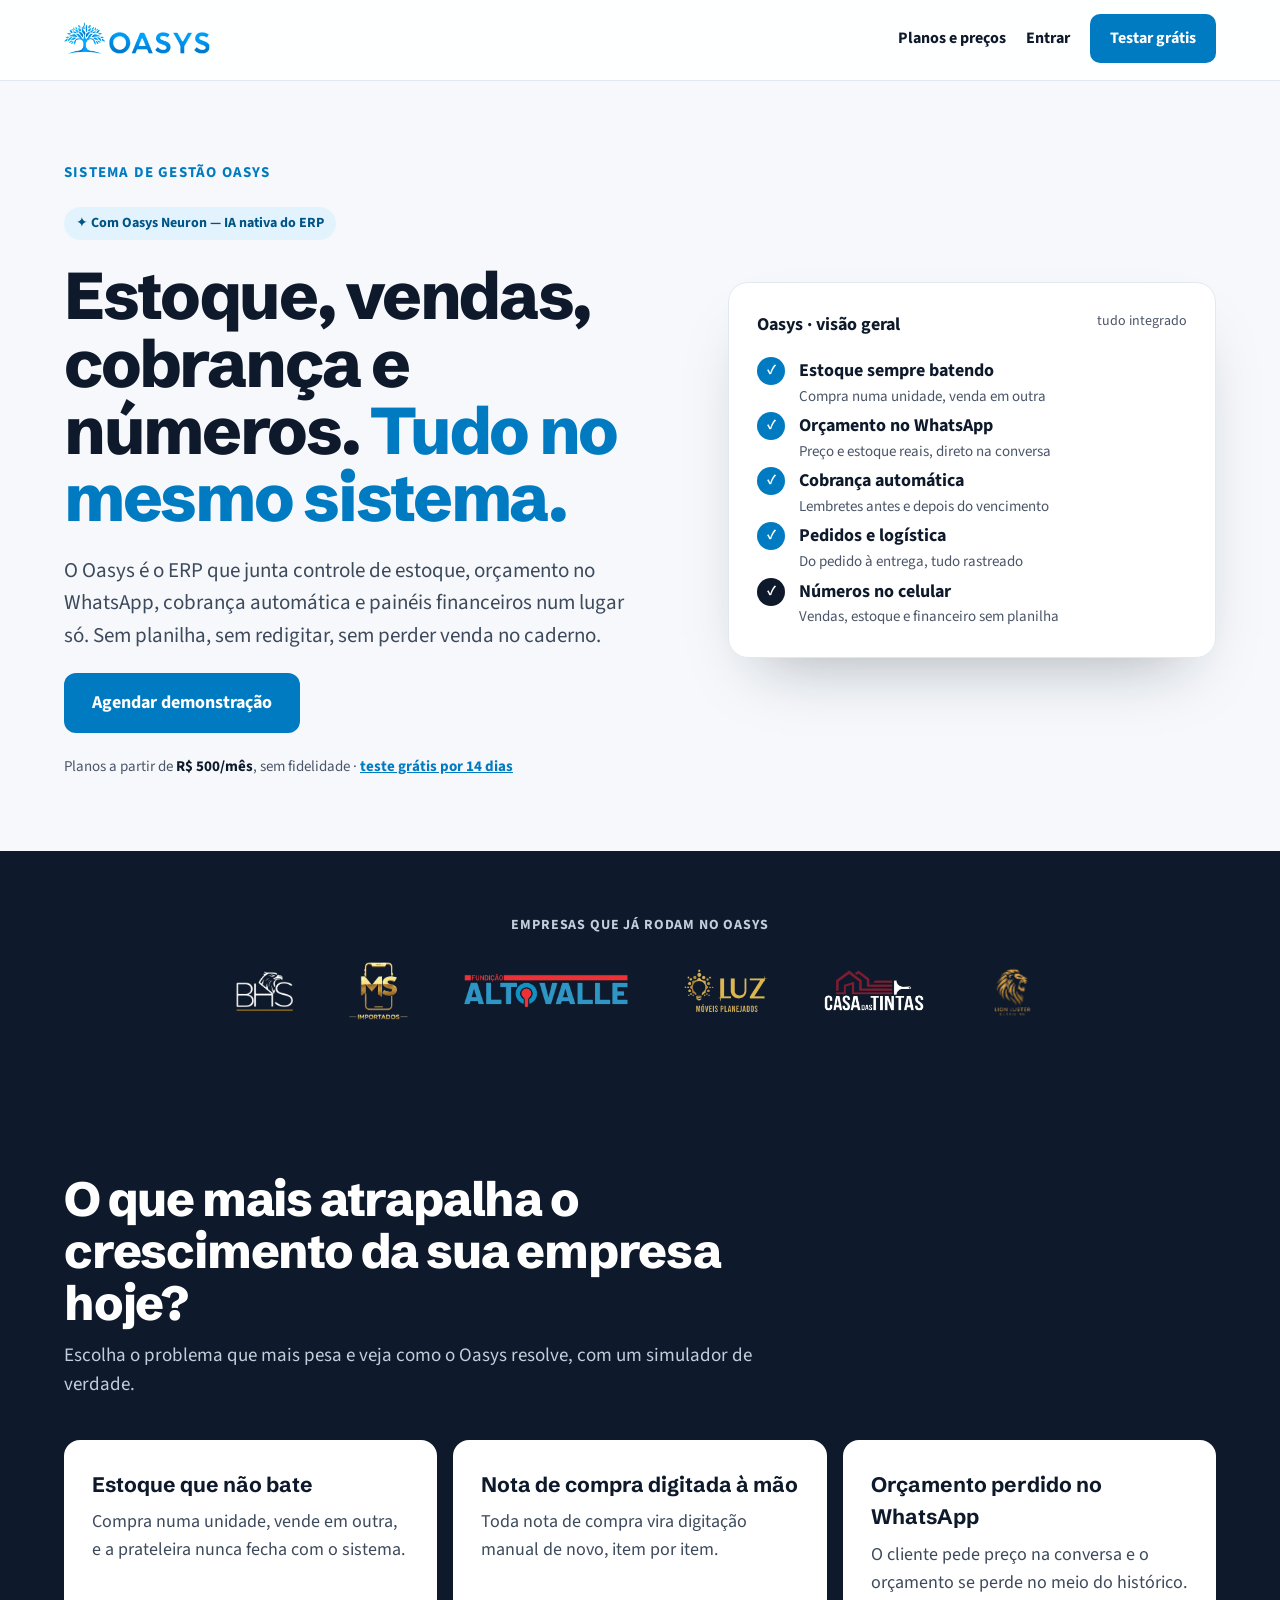
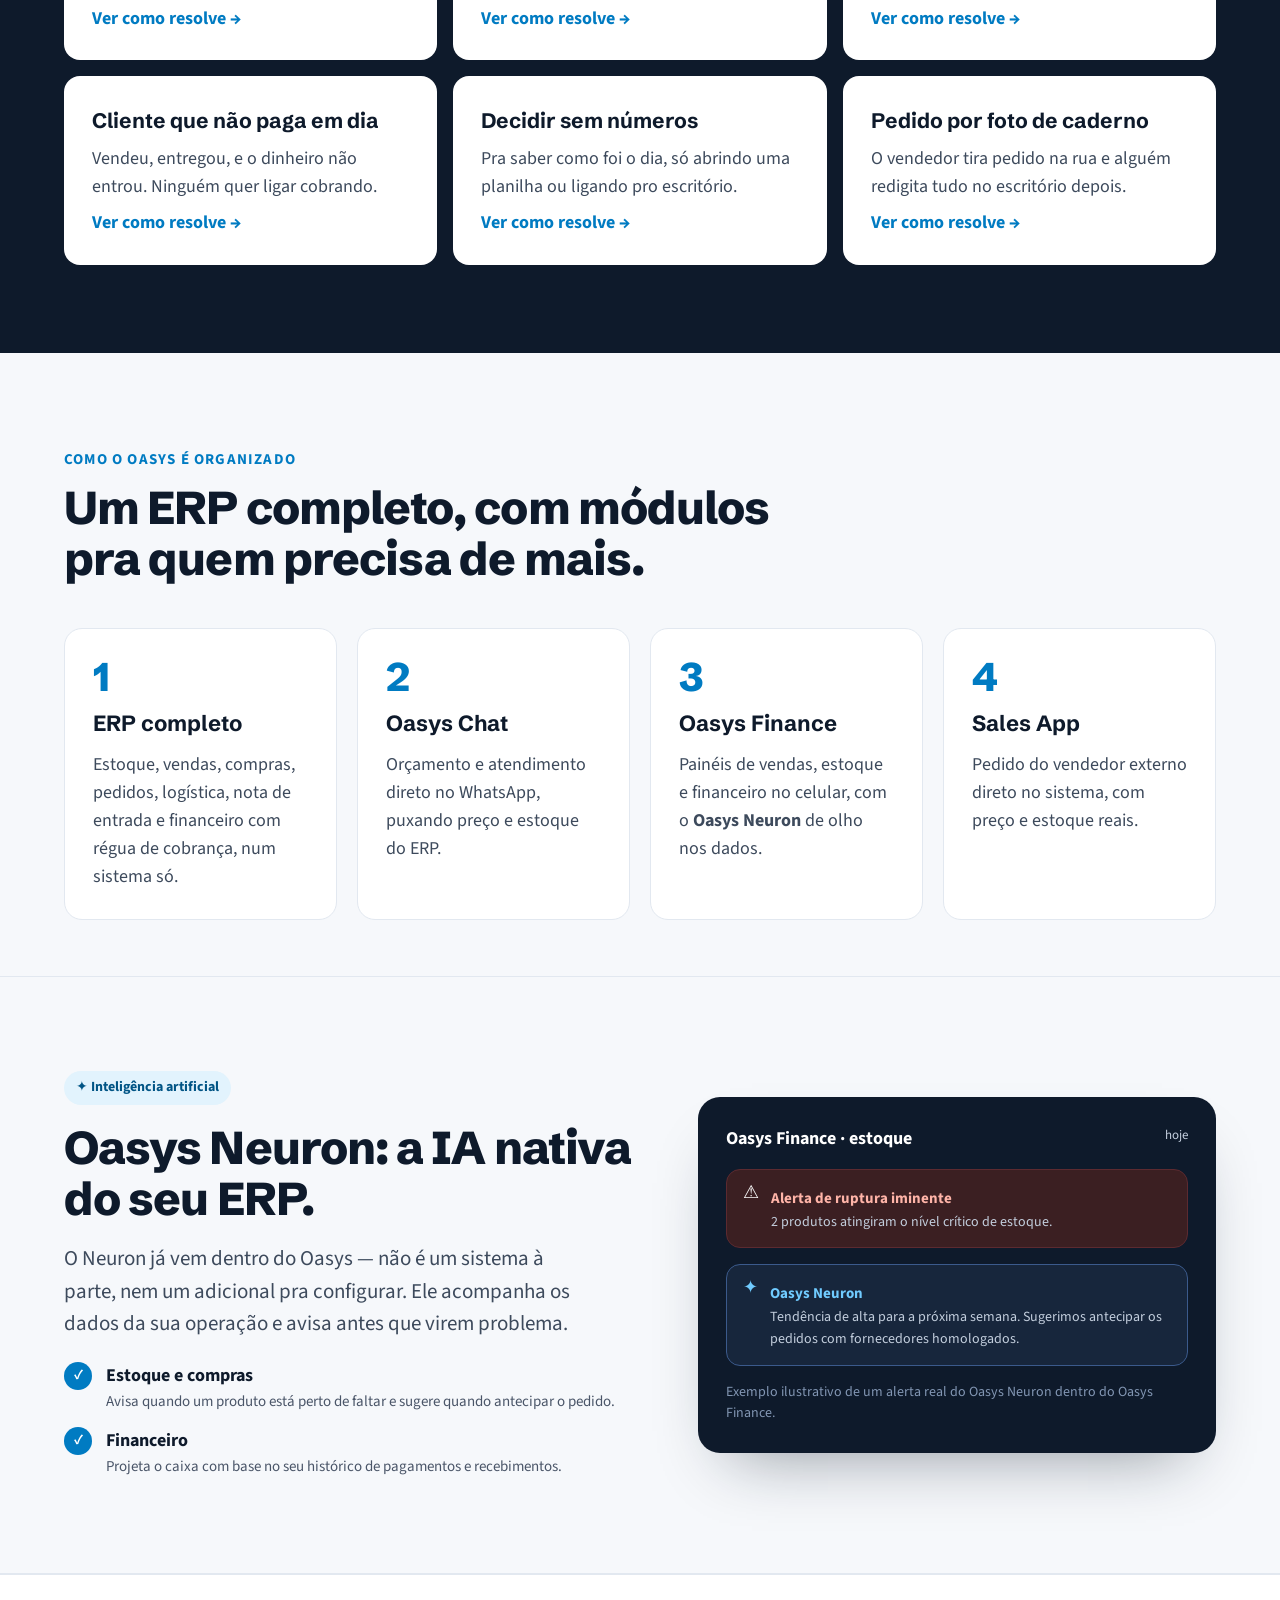
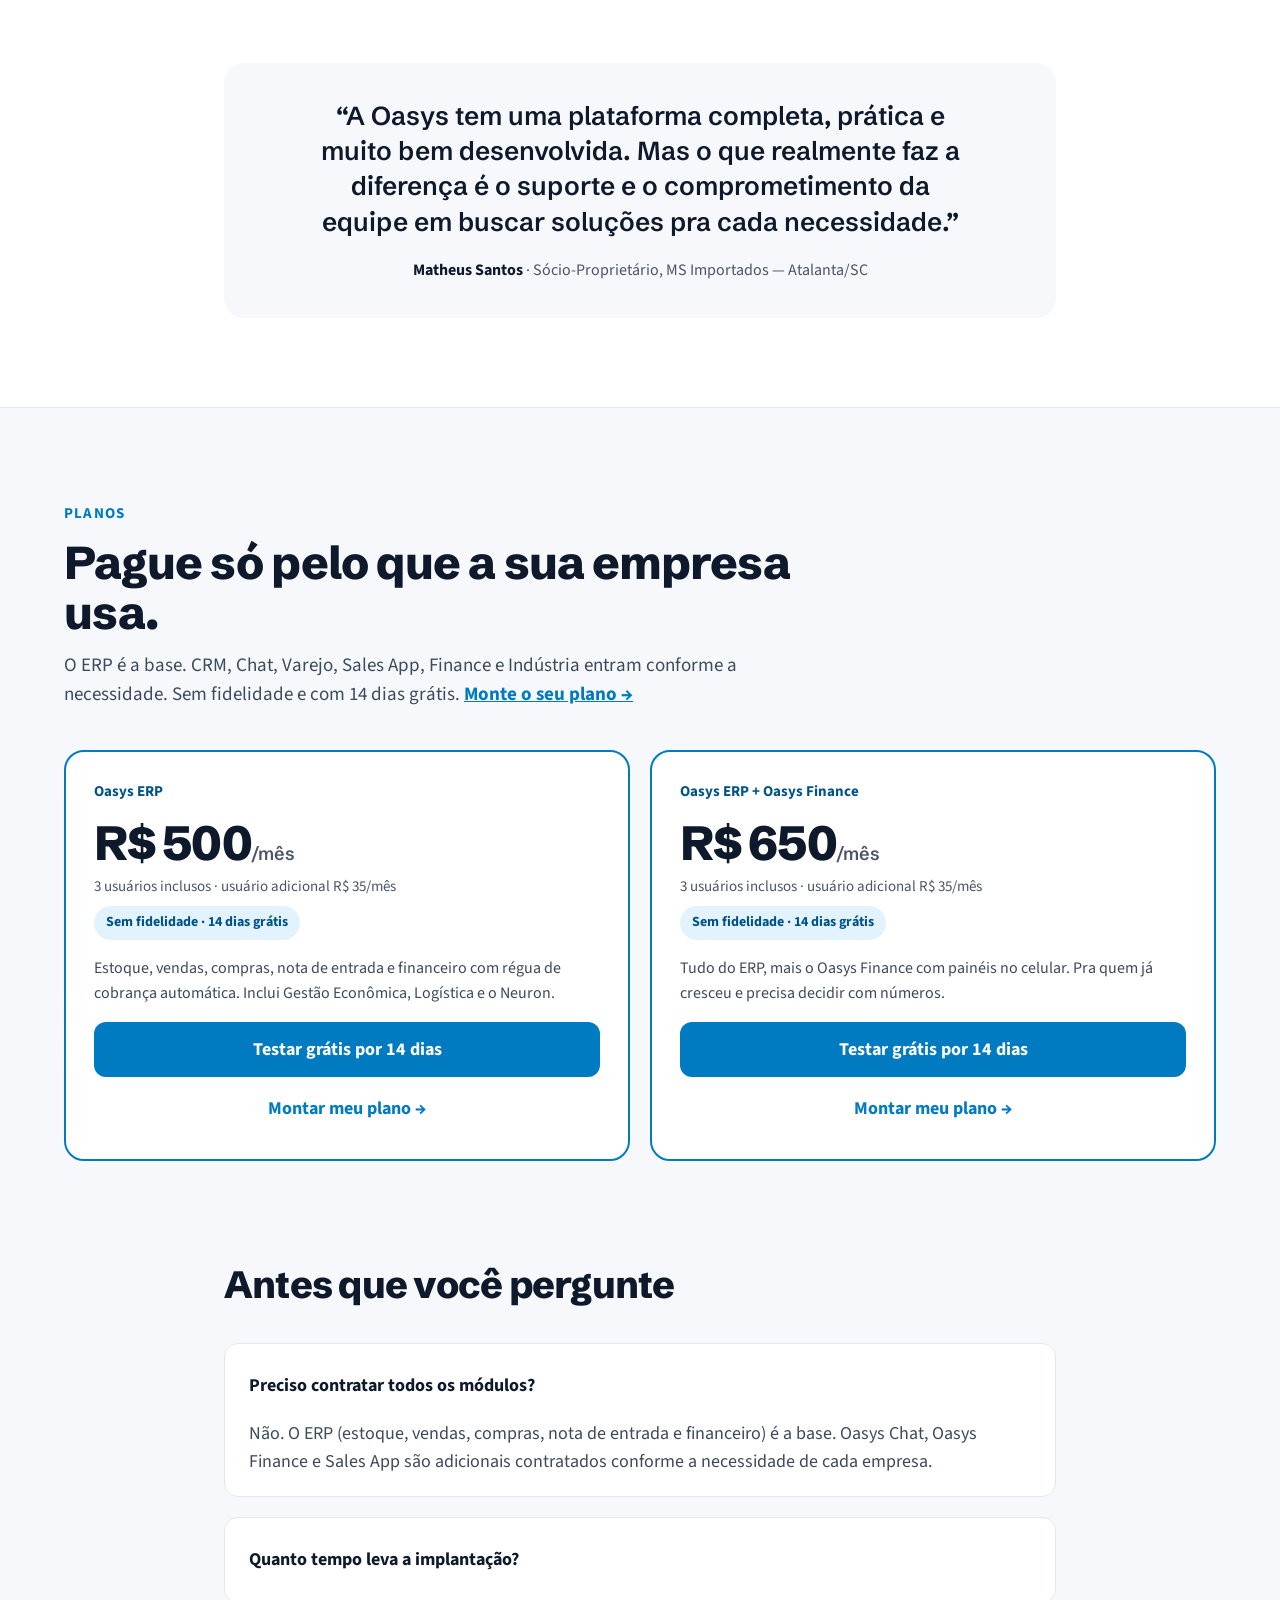
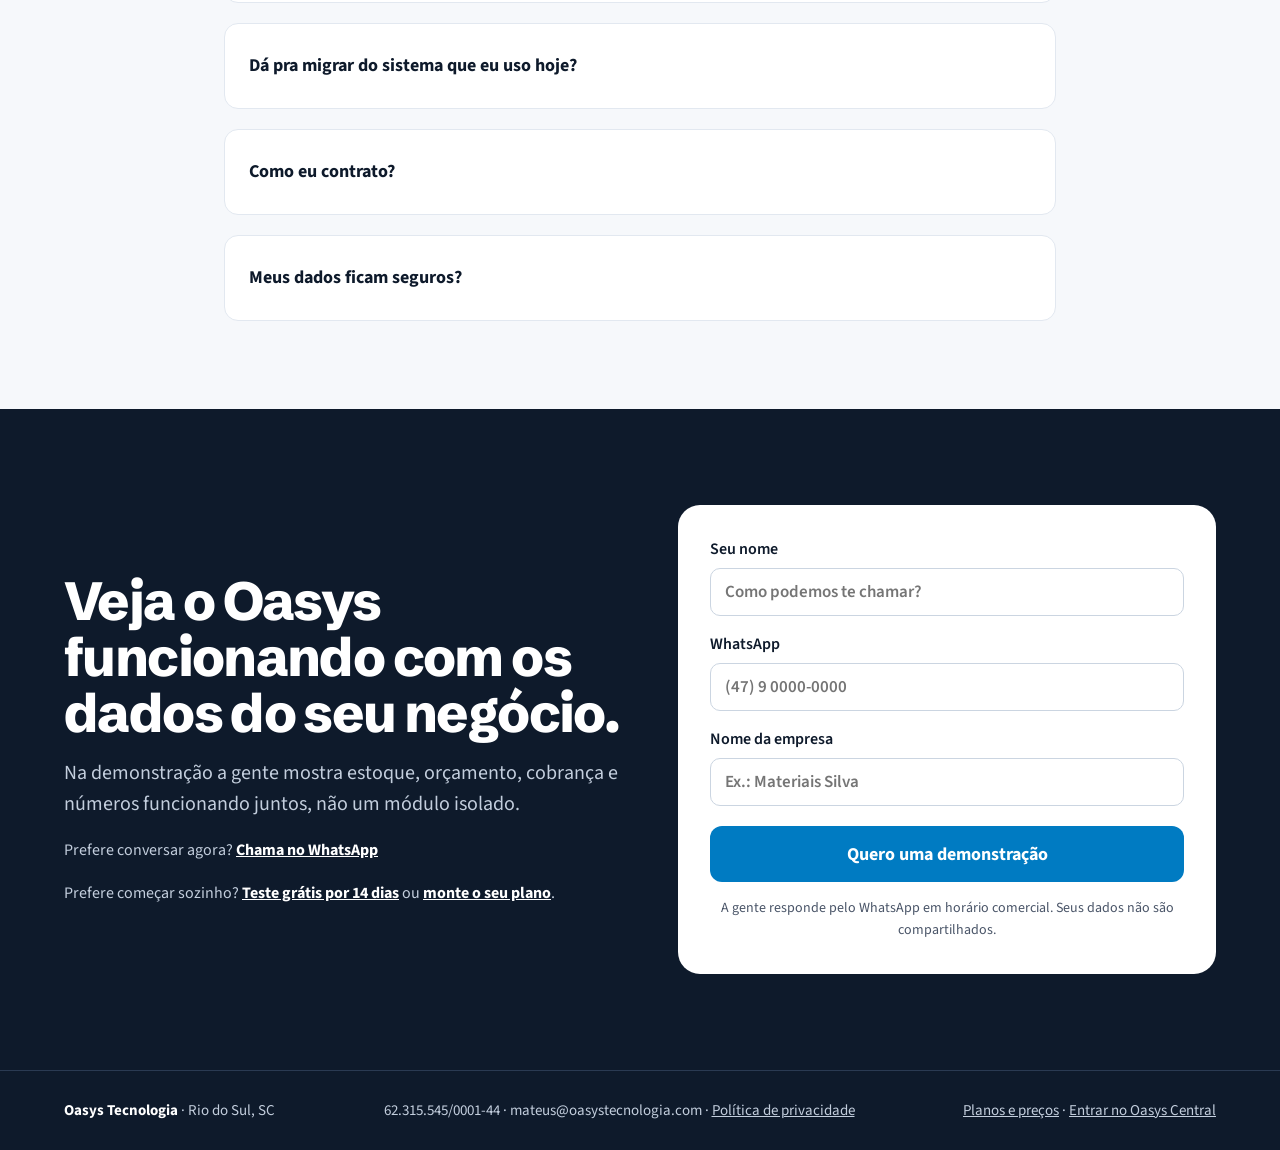
<file: index.html>
<!doctype html>
<html lang="pt-BR">
<head>
<meta charset="utf-8">
<meta name="viewport" content="width=device-width, initial-scale=1, viewport-fit=cover">
<title>Oasys — Sistema de gestão para estoque, vendas e cobrança</title>
<meta name="description" content="O Oasys junta estoque, orçamento no WhatsApp, cobrança automática e painéis financeiros num sistema só. Agende uma demonstração gratuita.">
<meta name="theme-color" content="#0E1A2B">
<link rel="canonical" href="https://www.oasystecnologia.com/">
<meta property="og:type" content="website">
<meta property="og:locale" content="pt_BR">
<meta property="og:title" content="Oasys — Sistema de gestão para estoque, vendas e cobrança">
<meta property="og:description" content="O Oasys junta estoque, orçamento no WhatsApp, cobrança automática e painéis financeiros num sistema só. Agende uma demonstração gratuita.">
<meta property="og:url" content="https://www.oasystecnologia.com/">
<meta property="og:image" content="https://www.oasystecnologia.com/assets/og-share.png">
<link rel="icon" href="assets/favicon.ico">
<link rel="preconnect" href="https://fonts.googleapis.com">
<link rel="preconnect" href="https://fonts.gstatic.com" crossorigin>
<link rel="stylesheet" href="https://fonts.googleapis.com/css2?family=Schibsted+Grotesk:wght@500;600;700;800&amp;family=Source+Sans+3:wght@400;500;600;700&amp;display=swap">
<link rel="stylesheet" href="assets/oasys.css">
<!-- GA4 (opcional): descomente e troque G-XXXXXXX
<script async src="https://www.googletagmanager.com/gtag/js?id=G-XXXXXXX"></script>
<script>window.dataLayer=window.dataLayer||[];function gtag(){dataLayer.push(arguments);}gtag('js',new Date());gtag('config','G-XXXXXXX');</script>
-->
<!-- PostHog -->
<script>
  !function (t, e) { var o, n, p, r; e.__SV || (window.posthog && window.posthog.__loaded) || (window.posthog = e, e._i = [], e.init = function (i, s, a) { function g(t, e) { var o = e.split("."); 2 == o.length && (t = t[o[0]], e = o[1]), t[e] = function () { t.push([e].concat(Array.prototype.slice.call(arguments, 0))) } } (p = t.createElement("script")).type = "text/javascript", p.crossOrigin = "anonymous", p.async = !0, p.src = s.api_host.replace(".i.posthog.com", "-assets.i.posthog.com") + "/static/array.js", (r = t.getElementsByTagName("script")[0]).parentNode.insertBefore(p, r); var u = e; for (void 0 !== a ? u = e[a] = [] : a = "posthog", u.people = u.people || [], u.toString = function (t) { var e = "posthog"; return "posthog" !== a && (e += "." + a), t || (e += " (stub)"), e }, u.people.toString = function () { return u.toString(1) + ".people (stub)" }, o = "ki Ci init qi Hi pr Bi zi Di capture calculateEventProperties Qi register register_once register_for_session unregister unregister_for_session Ki getFeatureFlag getFeatureFlagPayload getFeatureFlagResult getAllFeatureFlags isFeatureEnabled reloadFeatureFlags updateFlags updateEarlyAccessFeatureEnrollment getEarlyAccessFeatures on onFeatureFlags onSurveysLoaded onSessionId getSurveys getActiveMatchingSurveys renderSurvey displaySurvey cancelPendingSurvey canRenderSurvey canRenderSurveyAsync Xi identify setPersonProperties unsetPersonProperties group resetGroups setPersonPropertiesForFlags resetPersonPropertiesForFlags setGroupPropertiesForFlags resetGroupPropertiesForFlags reset shutdown setIdentity clearIdentity get_distinct_id getGroups get_session_id get_session_replay_url alias set_config startSessionRecording stopSessionRecording sessionRecordingStarted captureException addExceptionStep captureLog startExceptionAutocapture stopExceptionAutocapture loadToolbar get_property getSessionProperty Ji Gi createPersonProfile setInternalOrTestUser Yi Ai rn opt_in_capturing opt_out_capturing has_opted_in_capturing has_opted_out_capturing get_explicit_consent_status is_capturing clear_opt_in_out_capturing Vi debug mr it getPageViewId captureTraceFeedback captureTraceMetric Oi".split(" "), n = 0; n < o.length; n++)g(u, o[n]); e._i.push([i, s, a]) }, e.__SV = 1) }(document, window.posthog || []);
  posthog.init('phc_B3N4hWCfWyWPVcXBxZ46384oaUZPbq9iN46KVtyxZEhM', {
    api_host: 'https://us.i.posthog.com',
    defaults: '2026-05-30',
    person_profiles: 'identified_only', // or 'always' to create profiles for anonymous users as well
  })
</script>
  <!-- Meta Pixel Code -->
  <script>
    !function (f, b, e, v, n, t, s) {
      if (f.fbq) return; n = f.fbq = function () {
        n.callMethod ?
          n.callMethod.apply(n, arguments) : n.queue.push(arguments)
      };
      if (!f._fbq) f._fbq = n; n.push = n; n.loaded = !0; n.version = '2.0';
      n.queue = []; t = b.createElement(e); t.async = !0;
      t.src = v; s = b.getElementsByTagName(e)[0];
      s.parentNode.insertBefore(t, s)
    }(window, document, 'script',
      'https://connect.facebook.net/en_US/fbevents.js');
    fbq('init', '1042096091507834');
    fbq('track', 'PageView');
  </script>
  <noscript><img height="1" width="1" style="display:none"
      src="https://www.facebook.com/tr?id=1042096091507834&ev=PageView&noscript=1" /></noscript>
  <!-- End Meta Pixel Code -->
</head>
<body data-lp="home">
<div style="font-family: 'Source Sans 3', system-ui, sans-serif; color: #0E1A2B; background: #F6F8FB; font-size: 18px; line-height: 1.55; overflow-x: clip">

<header style="position: sticky; top: 0; z-index: 50; background: rgba(255,255,255,0.88); backdrop-filter: blur(12px); -webkit-backdrop-filter: blur(12px); border-bottom: 1px solid #E2E8F0">
<div style="max-width: 1200px; margin: 0 auto; padding: 14px 24px; display: flex; align-items: center; justify-content: space-between; gap: 16px">
<a href="/" aria-label="Oasys — página inicial" style="display: inline-flex; align-items: center; text-decoration: none"><img src="assets/logohorizontal.png" alt="Oasys" style="height: 32px; width: auto; display: block"></a>
<nav class="oz-nav" aria-label="Principal"><a class="oz-nav-sec" href="/planos/">Planos e preços</a><a href="https://app.oasystecnologia.com/central/conta" data-central-href="/central/conta">Entrar</a><a class="oz-nav-cta" href="/comecar/">Testar grátis</a></nav>
</div>
<div class="prog" aria-hidden="true" style="height: 3px; background: var(--azul); transform: scaleX(0); transform-origin: left"></div>
</header>
<main id="conteudo">


<!-- HERO -->
<section style="max-width: 1200px; margin: 0 auto; padding: clamp(48px, 6.3vw, 88px) 24px clamp(44px, 5.7vw, 80px); display: flex; flex-wrap: wrap; gap: 56px; align-items: center">
<div style="flex: 1 1 520px; min-width: 0; display: flex; flex-direction: column; gap: 22px">
<p class="load d1" style="margin: 0; font-weight: 700; font-size: 15px; letter-spacing: 0.08em; text-transform: uppercase; color: var(--azul)">Sistema de gestão Oasys</p>
<span class="load d1 oz-tag" style="align-self: flex-start">✦ Com Oasys Neuron — IA nativa do ERP</span>
<h1 class="load d2" style="margin: 0; font-family: 'Schibsted Grotesk', sans-serif; font-weight: 800; font-size: clamp(40px, 5.4vw, 66px); line-height: 1.02; letter-spacing: -0.035em">Estoque, vendas, cobrança e números. <span style="color: var(--azul)">Tudo no mesmo sistema.</span></h1>
<p class="load d3" style="margin: 0; font-size: clamp(18px, 2.2vw, 21px); color: #3D4A5C; max-width: 560px">O Oasys é o ERP que junta controle de estoque, orçamento no WhatsApp, cobrança automática e painéis financeiros num lugar só. Sem planilha, sem redigitar, sem perder venda no caderno.</p>
<div class="load d4" style="display: flex; flex-wrap: wrap; gap: 12px">
<a class="btn" href="#demo" style="background: var(--azul); color: #FFFFFF; text-decoration: none; font-weight: 700; padding: 16px 28px; border-radius: 12px; min-height: 52px; box-sizing: border-box; display: inline-flex; align-items: center">Agendar demonstração</a>
</div>
<p class="load d5" style="margin: 0; font-size: 15px; color: #4A5568">Planos a partir de <strong data-preco-de="erp" style="color: #0E1A2B">R$ 500/mês</strong>, sem fidelidade · <a href="/comecar/" style="font-weight: 700">teste grátis por 14 dias</a></p>
</div>
<div class="par" style="flex: 1 1 400px; min-width: 0">
<div class="load d3" style="background: #FFFFFF; border: 1px solid #E2E8F0; border-radius: 20px; padding: 28px; display: flex; flex-direction: column; gap: 4px; box-shadow: 0 32px 64px -32px rgba(14,26,43,0.35)">
<div style="display: flex; justify-content: space-between; gap: 12px; margin-bottom: 14px"><span style="font-weight: 700">Oasys · visão geral</span><span style="font-size: 14px; color: #4A5568">tudo integrado</span></div>
<div class="load d4" style="display: flex; gap: 14px; align-items: flex-start"><span style="width: 28px; height: 28px; border-radius: 50%; background: var(--azul); color: #FFF; display: flex; align-items: center; justify-content: center; font-size: 14px; font-weight: 700; flex: none">✓</span><div><strong>Estoque sempre batendo</strong><div style="font-size: 15px; color: #4A5568">Compra numa unidade, venda em outra</div></div></div>
<div class="load d5" style="display: flex; gap: 14px; align-items: flex-start"><span style="width: 28px; height: 28px; border-radius: 50%; background: var(--azul); color: #FFF; display: flex; align-items: center; justify-content: center; font-size: 14px; font-weight: 700; flex: none">✓</span><div><strong>Orçamento no WhatsApp</strong><div style="font-size: 15px; color: #4A5568">Preço e estoque reais, direto na conversa</div></div></div>
<div class="load d6" style="display: flex; gap: 14px; align-items: flex-start"><span style="width: 28px; height: 28px; border-radius: 50%; background: var(--azul); color: #FFF; display: flex; align-items: center; justify-content: center; font-size: 14px; font-weight: 700; flex: none">✓</span><div><strong>Cobrança automática</strong><div style="font-size: 15px; color: #4A5568">Lembretes antes e depois do vencimento</div></div></div>
<div class="load d7" style="display: flex; gap: 14px; align-items: flex-start"><span style="width: 28px; height: 28px; border-radius: 50%; background: var(--azul); color: #FFF; display: flex; align-items: center; justify-content: center; font-size: 14px; font-weight: 700; flex: none">✓</span><div><strong>Pedidos e logística</strong><div style="font-size: 15px; color: #4A5568">Do pedido à entrega, tudo rastreado</div></div></div>
<div class="load d8" style="display: flex; gap: 14px; align-items: flex-start"><span style="width: 28px; height: 28px; border-radius: 50%; background: #0E1A2B; color: #FFF; display: flex; align-items: center; justify-content: center; font-size: 14px; font-weight: 700; flex: none">✓</span><div><strong>Números no celular</strong><div style="font-size: 15px; color: #4A5568">Vendas, estoque e financeiro sem planilha</div></div></div>
</div>
</div>
</section>

<!-- CLIENTES -->
<section class="rv" style="background: #0E1A2B">
<div style="max-width: 1200px; margin: 0 auto; padding: clamp(40px, 5vw, 64px) 24px">
<p style="margin: 0 0 24px; text-align: center; font-weight: 700; font-size: 14px; letter-spacing: 0.06em; text-transform: uppercase; color: #C3CEDD">Empresas que já rodam no Oasys</p>
<div style="display: flex; flex-wrap: wrap; gap: clamp(28px, 5vw, 56px); align-items: center; justify-content: center">
<img src="assets/bhs.png" alt="BHS Distribuidora" style="height: 40px; width: auto">
<img src="assets/msimportados.png" alt="MS Importados" style="height: 58px; width: auto">
<img src="assets/Fundaltovalle.png" alt="Fundição Alto Valle" style="height: 34px; width: auto">
<img src="assets/Luzmoveis.png" alt="Luz Móveis Planejados" style="height: 44px; width: auto">
<img src="assets/casadastintas.png" alt="Casa das Tintas Agrolândia" style="height: 42px; width: auto">
<img src="assets/lionluster.png" alt="Lion Luster Detailing" style="height: 60px; width: auto">
</div>
</div>
</section>

<!-- ESCOLHA SUA DOR -->
<section style="background: #0E1A2B; color: #FFFFFF">
<div style="max-width: 1200px; margin: 0 auto; padding: clamp(52px, 6.9vw, 96px) 24px; display: flex; flex-direction: column; gap: 40px">
<div class="rv" style="max-width: 760px; display: flex; flex-direction: column; gap: 12px">
<h2 style="margin: 0; font-family: 'Schibsted Grotesk', sans-serif; font-weight: 800; font-size: clamp(32px, 3.8vw, 48px); line-height: 1.08; letter-spacing: -0.025em">O que mais atrapalha o crescimento da sua empresa hoje?</h2>
<p style="margin: 0; color: #C3CEDD; font-size: 19px">Escolha o problema que mais pesa e veja como o Oasys resolve, com um simulador de verdade.</p>
</div>
<div style="display: grid; grid-template-columns: repeat(auto-fit, minmax(300px, 1fr)); gap: 16px">
<a class="rv card" href="estoque/" style="text-decoration: none; color: inherit; background: #FFFFFF; color: #0E1A2B; border-radius: 16px; padding: 28px; display: flex; flex-direction: column; gap: 8px"><strong style="font-family: 'Schibsted Grotesk', sans-serif; font-size: 21px">Estoque que não bate</strong><span style="color: #3D4A5C">Compra numa unidade, vende em outra, e a prateleira nunca fecha com o sistema.</span><span style="margin-top: auto; font-weight: 700; color: var(--azul)">Ver como resolve →</span></a>
<a class="rv s2 card" href="nota-entrada/" style="text-decoration: none; color: inherit; background: #FFFFFF; color: #0E1A2B; border-radius: 16px; padding: 28px; display: flex; flex-direction: column; gap: 8px"><strong style="font-family: 'Schibsted Grotesk', sans-serif; font-size: 21px">Nota de compra digitada à mão</strong><span style="color: #3D4A5C">Toda nota de compra vira digitação manual de novo, item por item.</span><span style="margin-top: auto; font-weight: 700; color: var(--azul)">Ver como resolve →</span></a>
<a class="rv s3 card" href="orcamento-whatsapp/" style="text-decoration: none; color: inherit; background: #FFFFFF; color: #0E1A2B; border-radius: 16px; padding: 28px; display: flex; flex-direction: column; gap: 8px"><strong style="font-family: 'Schibsted Grotesk', sans-serif; font-size: 21px">Orçamento perdido no WhatsApp</strong><span style="color: #3D4A5C">O cliente pede preço na conversa e o orçamento se perde no meio do histórico.</span><span style="margin-top: auto; font-weight: 700; color: var(--azul)">Ver como resolve →</span></a>
<a class="rv card" href="cobranca/" style="text-decoration: none; color: inherit; background: #FFFFFF; color: #0E1A2B; border-radius: 16px; padding: 28px; display: flex; flex-direction: column; gap: 8px"><strong style="font-family: 'Schibsted Grotesk', sans-serif; font-size: 21px">Cliente que não paga em dia</strong><span style="color: #3D4A5C">Vendeu, entregou, e o dinheiro não entrou. Ninguém quer ligar cobrando.</span><span style="margin-top: auto; font-weight: 700; color: var(--azul)">Ver como resolve →</span></a>
<a class="rv s2 card" href="numeros/" style="text-decoration: none; color: inherit; background: #FFFFFF; color: #0E1A2B; border-radius: 16px; padding: 28px; display: flex; flex-direction: column; gap: 8px"><strong style="font-family: 'Schibsted Grotesk', sans-serif; font-size: 21px">Decidir sem números</strong><span style="color: #3D4A5C">Pra saber como foi o dia, só abrindo uma planilha ou ligando pro escritório.</span><span style="margin-top: auto; font-weight: 700; color: var(--azul)">Ver como resolve →</span></a>
<a class="rv s3 card" href="pedido-vendedor/" style="text-decoration: none; color: inherit; background: #FFFFFF; color: #0E1A2B; border-radius: 16px; padding: 28px; display: flex; flex-direction: column; gap: 8px"><strong style="font-family: 'Schibsted Grotesk', sans-serif; font-size: 21px">Pedido por foto de caderno</strong><span style="color: #3D4A5C">O vendedor tira pedido na rua e alguém redigita tudo no escritório depois.</span><span style="margin-top: auto; font-weight: 700; color: var(--azul)">Ver como resolve →</span></a>
</div>
</div>
</section>

<!-- COMO FUNCIONA -->
<section style="max-width: 1200px; margin: 0 auto; padding: clamp(56px, 7.4vw, 104px) 24px 56px; display: flex; flex-direction: column; gap: 44px">
<div class="rv" style="max-width: 760px; display: flex; flex-direction: column; gap: 12px">
<p style="margin: 0; font-weight: 700; font-size: 15px; letter-spacing: 0.08em; text-transform: uppercase; color: var(--azul)">Como o Oasys é organizado</p>
<h2 style="margin: 0; font-family: 'Schibsted Grotesk', sans-serif; font-weight: 800; font-size: clamp(32px, 3.6vw, 46px); line-height: 1.1; letter-spacing: -0.02em">Um ERP completo, com módulos pra quem precisa de mais.</h2>
</div>
<div style="display: grid; grid-template-columns: repeat(auto-fit, minmax(260px, 1fr)); gap: 20px">
<article class="rv card" style="background: #FFFFFF; border: 1px solid #E2E8F0; border-radius: 18px; padding: 28px; display: flex; flex-direction: column; gap: 10px"><span style="font-family: 'Schibsted Grotesk', sans-serif; font-weight: 800; font-size: 40px; color: var(--azul); line-height: 1">1</span><h3 style="margin: 0; font-family: 'Schibsted Grotesk', sans-serif; font-size: 22px">ERP completo</h3><p style="margin: 0; color: #3D4A5C">Estoque, vendas, compras, pedidos, logística, nota de entrada e financeiro com régua de cobrança, num sistema só.</p></article>
<article class="rv s2 card" style="background: #FFFFFF; border: 1px solid #E2E8F0; border-radius: 18px; padding: 28px; display: flex; flex-direction: column; gap: 10px"><span style="font-family: 'Schibsted Grotesk', sans-serif; font-weight: 800; font-size: 40px; color: var(--azul); line-height: 1">2</span><h3 style="margin: 0; font-family: 'Schibsted Grotesk', sans-serif; font-size: 22px">Oasys Chat</h3><p style="margin: 0; color: #3D4A5C">Orçamento e atendimento direto no WhatsApp, puxando preço e estoque do ERP.</p></article>
<article class="rv s3 card" style="background: #FFFFFF; border: 1px solid #E2E8F0; border-radius: 18px; padding: 28px; display: flex; flex-direction: column; gap: 10px"><span style="font-family: 'Schibsted Grotesk', sans-serif; font-weight: 800; font-size: 40px; color: var(--azul); line-height: 1">3</span><h3 style="margin: 0; font-family: 'Schibsted Grotesk', sans-serif; font-size: 22px">Oasys Finance</h3><p style="margin: 0; color: #3D4A5C">Painéis de vendas, estoque e financeiro no celular, com o <strong>Oasys Neuron</strong> de olho nos dados.</p></article>
<article class="rv card" style="background: #FFFFFF; border: 1px solid #E2E8F0; border-radius: 18px; padding: 28px; display: flex; flex-direction: column; gap: 10px"><span style="font-family: 'Schibsted Grotesk', sans-serif; font-weight: 800; font-size: 40px; color: var(--azul); line-height: 1">4</span><h3 style="margin: 0; font-family: 'Schibsted Grotesk', sans-serif; font-size: 22px">Sales App</h3><p style="margin: 0; color: #3D4A5C">Pedido do vendedor externo direto no sistema, com preço e estoque reais.</p></article>
</div>
</section>

<!-- OASYS NEURON -->
<section style="background: #F6F8FB; border-top: 1px solid #E2E8F0; border-bottom: 1px solid #E2E8F0">
<div style="max-width: 1200px; margin: 0 auto; padding: clamp(56px, 7.4vw, 104px) 24px; display: flex; flex-wrap: wrap; gap: 56px; align-items: center">
<div class="rvl" style="flex: 1 1 460px; min-width: 0; display: flex; flex-direction: column; gap: 18px">
<span class="oz-tag">✦ Inteligência artificial</span>
<h2 style="margin: 0; font-family: 'Schibsted Grotesk', sans-serif; font-weight: 800; font-size: clamp(32px, 3.6vw, 46px); line-height: 1.1; letter-spacing: -0.02em">Oasys Neuron: a IA nativa do seu ERP.</h2>
<p style="margin: 0; font-size: clamp(18px, 2.2vw, 21px); color: #3D4A5C; max-width: 520px">O Neuron já vem dentro do Oasys — não é um sistema à parte, nem um adicional pra configurar. Ele acompanha os dados da sua operação e avisa antes que virem problema.</p>
<div style="display: flex; flex-direction: column; gap: 14px; margin-top: 4px">
<div style="display: flex; gap: 14px; align-items: flex-start"><span style="width: 28px; height: 28px; border-radius: 50%; background: var(--azul); color: #FFF; display: flex; align-items: center; justify-content: center; font-size: 14px; font-weight: 700; flex: none">✓</span><div><strong>Estoque e compras</strong><div style="font-size: 15px; color: #4A5568">Avisa quando um produto está perto de faltar e sugere quando antecipar o pedido.</div></div></div>
<div style="display: flex; gap: 14px; align-items: flex-start"><span style="width: 28px; height: 28px; border-radius: 50%; background: var(--azul); color: #FFF; display: flex; align-items: center; justify-content: center; font-size: 14px; font-weight: 700; flex: none">✓</span><div><strong>Financeiro</strong><div style="font-size: 15px; color: #4A5568">Projeta o caixa com base no seu histórico de pagamentos e recebimentos.</div></div></div>
</div>
</div>
<div class="rvr oz-escuro" style="flex: 1 1 400px; min-width: 0; box-shadow: 0 32px 64px -32px rgba(14,26,43,0.45)">
<div style="display: flex; justify-content: space-between; gap: 12px"><span style="font-weight: 700">Oasys Finance · estoque</span><span style="font-size: 13px; color: #C3CEDD">hoje</span></div>
<div style="display: flex; gap: 12px; align-items: flex-start; background: #3B1F22; border: 1px solid #5C2A30; border-radius: 14px; padding: 14px 16px">
<span aria-hidden="true" style="font-size: 18px; line-height: 1">⚠️</span>
<div><strong style="font-size: 15px; color: #FFB4A8">Alerta de ruptura iminente</strong><div style="font-size: 14px; color: #C3CEDD">2 produtos atingiram o nível crítico de estoque.</div></div>
</div>
<div style="display: flex; gap: 12px; align-items: flex-start; background: #17263C; border: 1px solid #3B5A8C; border-radius: 14px; padding: 14px 16px">
<span aria-hidden="true" style="font-size: 18px; line-height: 1; color: var(--claro)">✦</span>
<div><strong style="font-size: 15px; color: var(--claro)">Oasys Neuron</strong><div style="font-size: 14px; color: #C3CEDD">Tendência de alta para a próxima semana. Sugerimos antecipar os pedidos com fornecedores homologados.</div></div>
</div>
<p class="oz-nota" style="color: #8296B3">Exemplo ilustrativo de um alerta real do Oasys Neuron dentro do Oasys Finance.</p>
</div>
</div>
</section>

<!-- PROVA -->
<section style="background: #FFFFFF; border-top: 1px solid #E2E8F0; border-bottom: 1px solid #E2E8F0">
<div style="max-width: 880px; margin: 0 auto; padding: clamp(52px, 6.9vw, 96px) 24px">
<figure class="rv" style="margin: 0; background: #F6F8FB; border-radius: 20px; padding: 36px; display: flex; flex-direction: column; gap: 18px; text-align: center; align-items: center">
<blockquote style="margin: 0; font-family: 'Schibsted Grotesk', sans-serif; font-size: 26px; line-height: 1.35; font-weight: 600; max-width: 640px">“A Oasys tem uma plataforma completa, prática e muito bem desenvolvida. Mas o que realmente faz a diferença é o suporte e o comprometimento da equipe em buscar soluções pra cada necessidade.”</blockquote>
<figcaption style="color: #4A5568; font-size: 16px"><strong style="color: #0E1A2B">Matheus Santos</strong> · Sócio-Proprietário, MS Importados — Atalanta/SC</figcaption>
</figure>
</div>
</section>

<!-- PREÇO -->
<section style="max-width: 1200px; margin: 0 auto; padding: clamp(56px, 7.4vw, 104px) 24px; display: flex; flex-direction: column; gap: 40px">
<div class="rv" style="max-width: 760px; display: flex; flex-direction: column; gap: 12px">
<p style="margin: 0; font-weight: 700; font-size: 15px; letter-spacing: 0.08em; text-transform: uppercase; color: var(--azul)">Planos</p>
<h2 style="margin: 0; font-family: 'Schibsted Grotesk', sans-serif; font-weight: 800; font-size: clamp(32px, 3.6vw, 46px); line-height: 1.1; letter-spacing: -0.02em">Pague só pelo que a sua empresa usa.</h2>
<p style="margin: 0; color: #3D4A5C; font-size: 19px">O ERP é a base. CRM, Chat, Varejo, Sales App, Finance e Indústria entram conforme a necessidade. Sem fidelidade e com 14 dias grátis. <a href="/planos/" style="font-weight: 700">Monte o seu plano →</a></p>
</div>
<div style="display: grid; grid-template-columns: repeat(auto-fit, minmax(320px, 1fr)); gap: 20px; align-items: stretch">
<div class="rvl" data-widget="preco" data-plano="erp" data-desc="Estoque, vendas, compras, nota de entrada e financeiro com régua de cobrança automática. Inclui Gestão Econômica, Logística e o Neuron."></div>
<div class="rvr" data-widget="preco" data-plano="erp,finance" data-desc="Tudo do ERP, mais o Oasys Finance com painéis no celular. Pra quem já cresceu e precisa decidir com números."></div>
</div>
</section>

<!-- OBJEÇÕES -->
<section style="max-width: 880px; margin: 0 auto; padding: 0 24px clamp(52px, 6.9vw, 96px); display: flex; flex-direction: column; gap: 20px">
<h2 class="rv" style="margin: 0 0 8px; font-family: 'Schibsted Grotesk', sans-serif; font-weight: 800; font-size: clamp(28px, 3vw, 38px); letter-spacing: -0.02em">Antes que você pergunte</h2>
<details class="rv" open style="background: #FFFFFF; border: 1px solid #E2E8F0; border-radius: 14px; padding: 20px 24px"><summary style="font-weight: 700; cursor: pointer">Preciso contratar todos os módulos?</summary><p style="margin: 12px 0 0; color: #3D4A5C">Não. O ERP (estoque, vendas, compras, nota de entrada e financeiro) é a base. Oasys Chat, Oasys Finance e Sales App são adicionais contratados conforme a necessidade de cada empresa.</p></details>
<details class="rv" style="background: #FFFFFF; border: 1px solid #E2E8F0; border-radius: 14px; padding: 20px 24px"><summary style="font-weight: 700; cursor: pointer">Quanto tempo leva a implantação?</summary><p style="margin: 12px 0 0; color: #3D4A5C">Em média, 20 dias, do cadastro inicial até a primeira venda emitida pelo Oasys. O prazo depende do volume de produtos e de quanto dá para migrar do sistema atual. Nossa equipe acompanha cada etapa: configuração, importação de dados, treinamento da equipe e acompanhamento nas primeiras semanas de uso.</p></details>
<details class="rv" style="background: #FFFFFF; border: 1px solid #E2E8F0; border-radius: 14px; padding: 20px 24px"><summary style="font-weight: 700; cursor: pointer">Dá pra migrar do sistema que eu uso hoje?</summary><p style="margin: 12px 0 0; color: #3D4A5C">Sim. Importamos os principais cadastros do seu sistema atual: produtos, clientes, fornecedores e contas a receber/pagar. Você nos envia uma exportação (planilha ou backup), nós tratamos e importamos os dados, e você confere antes de começarmos a operar. Se o sistema antigo não exporta, montamos com você uma planilha modelo. A migração tem um setup com valor combinado conforme o volume de dados: na contratação, marque que vai migrar e a gente combina pelo WhatsApp.</p></details>
<details class="rv" style="background: #FFFFFF; border: 1px solid #E2E8F0; border-radius: 14px; padding: 20px 24px"><summary style="font-weight: 700; cursor: pointer">Como eu contrato?</summary><p style="margin: 12px 0 0; color: #3D4A5C">Comece pelo <a href="/comecar/">teste grátis</a>: o seu ambiente fica pronto em um minuto. Quando decidir, escolha o plano no Oasys Central e pague por Pix, boleto ou cartão; tudo o que você cadastrou no teste continua no lugar. Não tem fidelidade.</p></details>
<details class="rv" style="background: #FFFFFF; border: 1px solid #E2E8F0; border-radius: 14px; padding: 20px 24px"><summary style="font-weight: 700; cursor: pointer">Meus dados ficam seguros?</summary><p style="margin: 12px 0 0; color: #3D4A5C">Sim. O Oasys roda em servidores em nuvem, com backup automático diário e acesso protegido por usuário e senha, com permissões por função. Seus dados são seus: se um dia você sair, entregamos uma exportação completa. Seguimos a LGPD no tratamento das informações.</p></details>
</section>

<section id="demo" style="color: #FFFFFF; background: var(--tinta); overflow: hidden">
<div style="max-width: 1200px; margin: 0 auto; padding: 96px 24px; display: flex; flex-wrap: wrap; gap: 56px; align-items: center">
<div class="rvl" style="flex: 1 1 440px; min-width: 0; display: flex; flex-direction: column; gap: 18px">
<h2 style="margin: 0; font-family: 'Schibsted Grotesk', sans-serif; font-weight: 800; font-size: clamp(34px, 4.2vw, 54px); line-height: 1.04; letter-spacing: -0.03em">Veja o Oasys funcionando com os dados do seu negócio.</h2>
<p style="margin: 0; color: #C3CEDD; font-size: 20px">Na demonstração a gente mostra estoque, orçamento, cobrança e números funcionando juntos, não um módulo isolado.</p>
<p style="margin: 0; color: #C3CEDD; font-size: 16px">Prefere conversar agora? <a href="https://wa.me/554731804931" style="color: #FFFFFF; font-weight: 700">Chama no WhatsApp</a></p>
<p style="margin: 0; color: #C3CEDD; font-size: 16px">Prefere começar sozinho? <a href="/comecar/" style="color: #FFFFFF; font-weight: 700">Teste grátis por 14 dias</a> ou <a href="/planos/" style="color: #FFFFFF; font-weight: 700">monte o seu plano</a>.</p>
</div>
<form class="rvr" data-form="demo" data-endpoint="/leads.php" novalidate style="flex: 1 1 420px; min-width: 0; background: #FFFFFF; color: var(--tinta); border-radius: 22px; padding: 32px">
<div data-campos style="display: flex; flex-direction: column; gap: 16px">
<label style="display: flex; flex-direction: column; gap: 6px; font-weight: 600; font-size: 16px">Seu nome<input type="text" name="nome" autocomplete="name" required placeholder="Como podemos te chamar?" style="min-height: 48px; padding: 10px 14px; border: 1.5px solid #CBD5E1; border-radius: 10px; font-size: 17px"></label>
<label style="display: flex; flex-direction: column; gap: 6px; font-weight: 600; font-size: 16px">WhatsApp<input type="tel" name="whatsapp" autocomplete="tel" inputmode="tel" required placeholder="(47) 9 0000-0000" style="min-height: 48px; padding: 10px 14px; border: 1.5px solid #CBD5E1; border-radius: 10px; font-size: 17px"></label>
<label style="display: flex; flex-direction: column; gap: 6px; font-weight: 600; font-size: 16px">Nome da empresa<input type="text" name="empresa" autocomplete="organization" placeholder="Ex.: Materiais Silva" style="min-height: 48px; padding: 10px 14px; border: 1.5px solid #CBD5E1; border-radius: 10px; font-size: 17px"></label>
<span data-erro role="alert" hidden style="font-size: 14px; font-weight: 700; color: #B42318"></span>
<button class="btn oz-primario" type="submit" style="font-size: 18px; min-height: 56px; margin-top: 4px">Quero uma demonstração</button>
<p style="margin: 0; font-size: 14px; color: var(--suave); text-align: center">A gente responde pelo WhatsApp em horário comercial. Seus dados não são compartilhados.</p>
</div>
<div data-ok hidden tabindex="-1" role="status" style="display: flex; flex-direction: column; gap: 12px; align-items: flex-start; padding: 8px 0">
<svg aria-hidden="true" width="40" height="40" viewBox="0 0 24 24" fill="none" stroke="#007BC2" stroke-width="2.4" stroke-linecap="round" stroke-linejoin="round"><circle cx="12" cy="12" r="10"></circle><path d="M7 12.5l3.5 3.5L17 9"></path></svg>
<strong style="font-family: 'Schibsted Grotesk', sans-serif; font-size: 26px">Recebemos seu contato!</strong>
<span style="color: var(--texto)">Em breve alguém da Oasys chama você no WhatsApp para marcar o melhor horário.</span>
</div>
</form>
</div>
</section>
</main>
<div class="mbar" style="position: fixed; left: 0; right: 0; bottom: 0; z-index: 60; background: rgba(255,255,255,0.96); backdrop-filter: blur(10px); -webkit-backdrop-filter: blur(10px); border-top: 1px solid var(--linha); padding: 10px 16px calc(10px + env(safe-area-inset-bottom)); gap: 10px">
<a href="#demo" style="flex: 1; background: var(--azul); color: #FFFFFF; text-decoration: none; font-weight: 700; font-size: 16px; border-radius: 12px; min-height: 48px; display: flex; align-items: center; justify-content: center; text-align: center; padding: 0 8px">Agendar demonstração</a>
<a href="https://wa.me/554731804931" style="flex: 0 0 auto; background: #FFFFFF; color: var(--tinta); border: 1.5px solid #CBD5E1; text-decoration: none; font-weight: 700; font-size: 16px; border-radius: 12px; min-height: 48px; padding: 0 16px; display: flex; align-items: center; gap: 8px"><svg aria-hidden="true" width="18" height="18" viewBox="0 0 24 24" fill="none" stroke="currentColor" stroke-width="2" stroke-linecap="round" stroke-linejoin="round"><path d="M21 11.5a8.4 8.4 0 0 1-12.4 7.4L3 21l2.1-5.5A8.4 8.4 0 1 1 21 11.5z"></path></svg>WhatsApp</a>
</div>
<footer style="background: var(--tinta); color: #C3CEDD; border-top: 1px solid #2A3A52">
<div style="max-width: 1200px; margin: 0 auto; padding: 28px 24px; display: flex; flex-wrap: wrap; justify-content: space-between; gap: 12px; font-size: 15px">
<span><strong style="color: #FFFFFF">Oasys Tecnologia</strong> · Rio do Sul, SC</span>
<span>62.315.545/0001-44 · mateus@oasystecnologia.com · <a href="/politica-de-privacidade.html" style="color: #C3CEDD">Política de privacidade</a></span>
<span><a href="/planos/" style="color: #C3CEDD">Planos e preços</a> · <a href="https://app.oasystecnologia.com/central/conta" data-central-href="/central/conta" style="color: #C3CEDD">Entrar no Oasys Central</a></span>
</div>
</footer>
</div>
<script src="assets/oasys.js" defer></script>
</body>
</html>
</file>
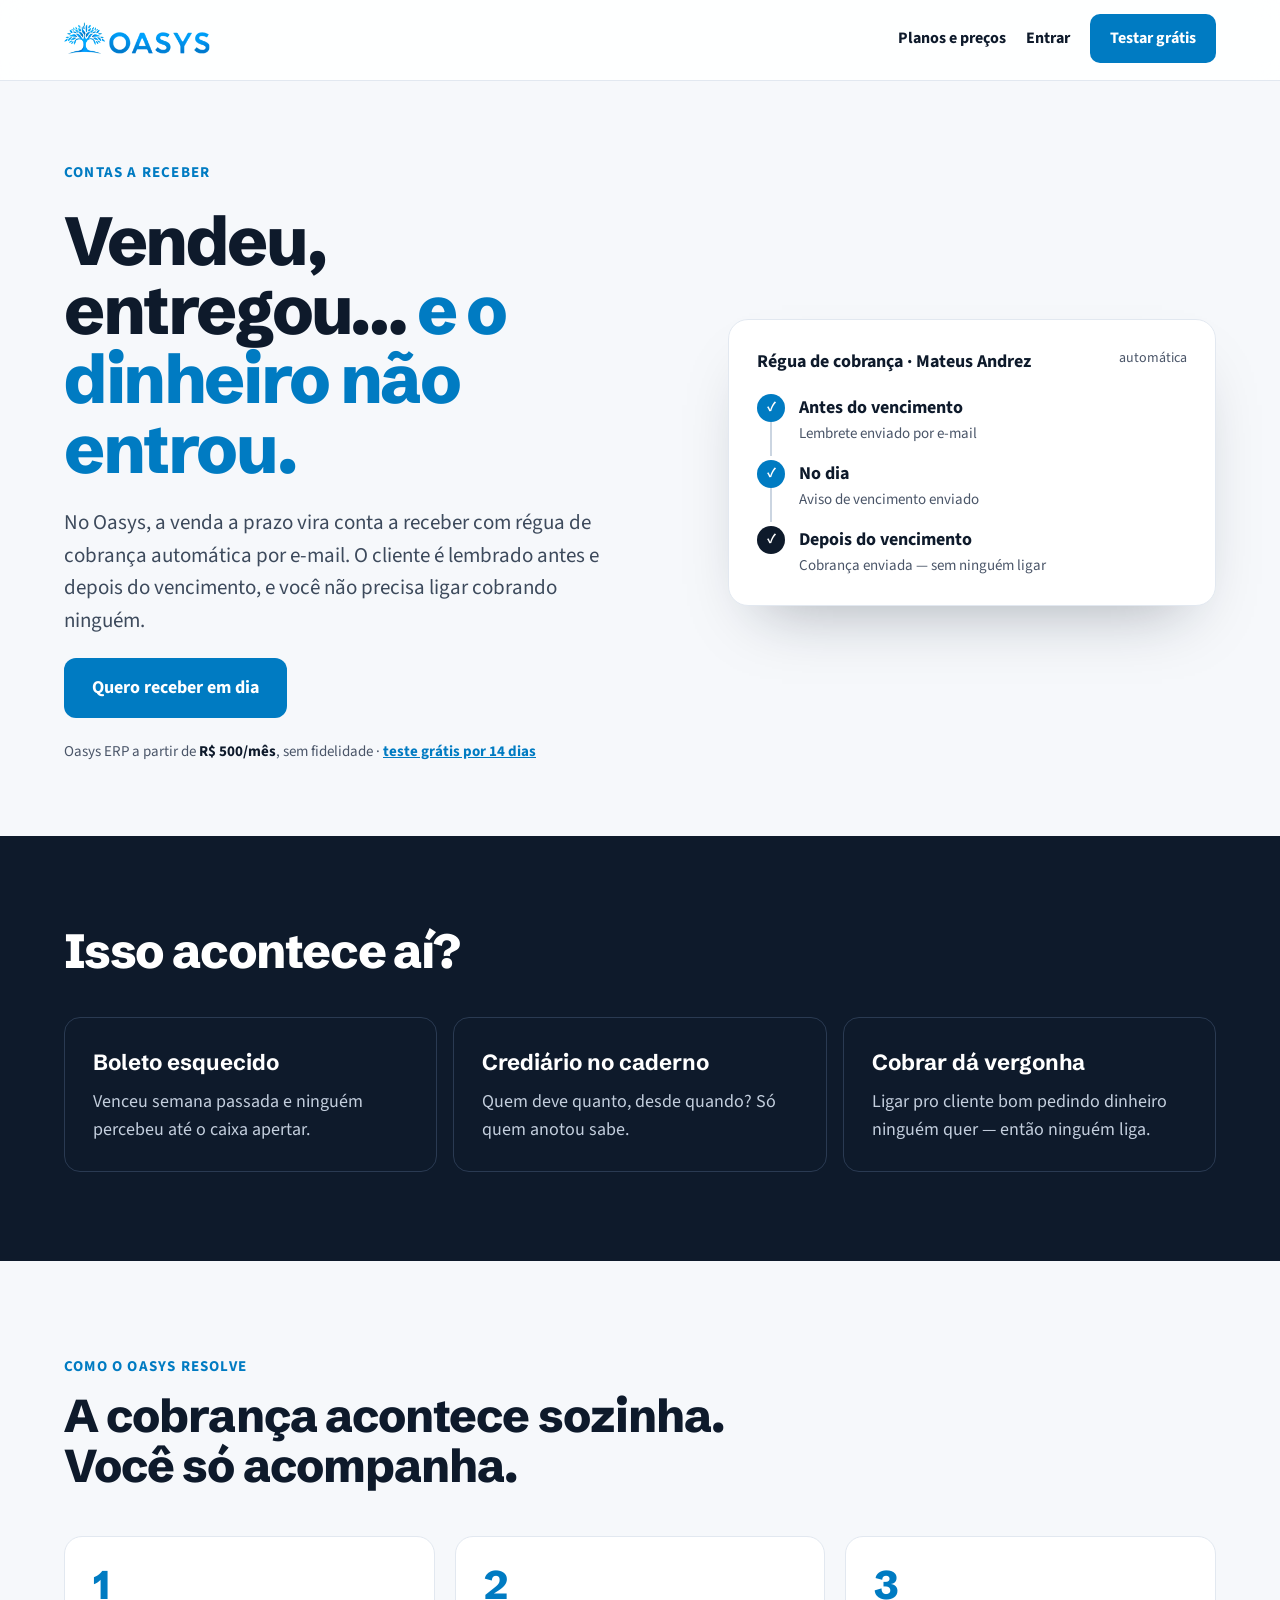
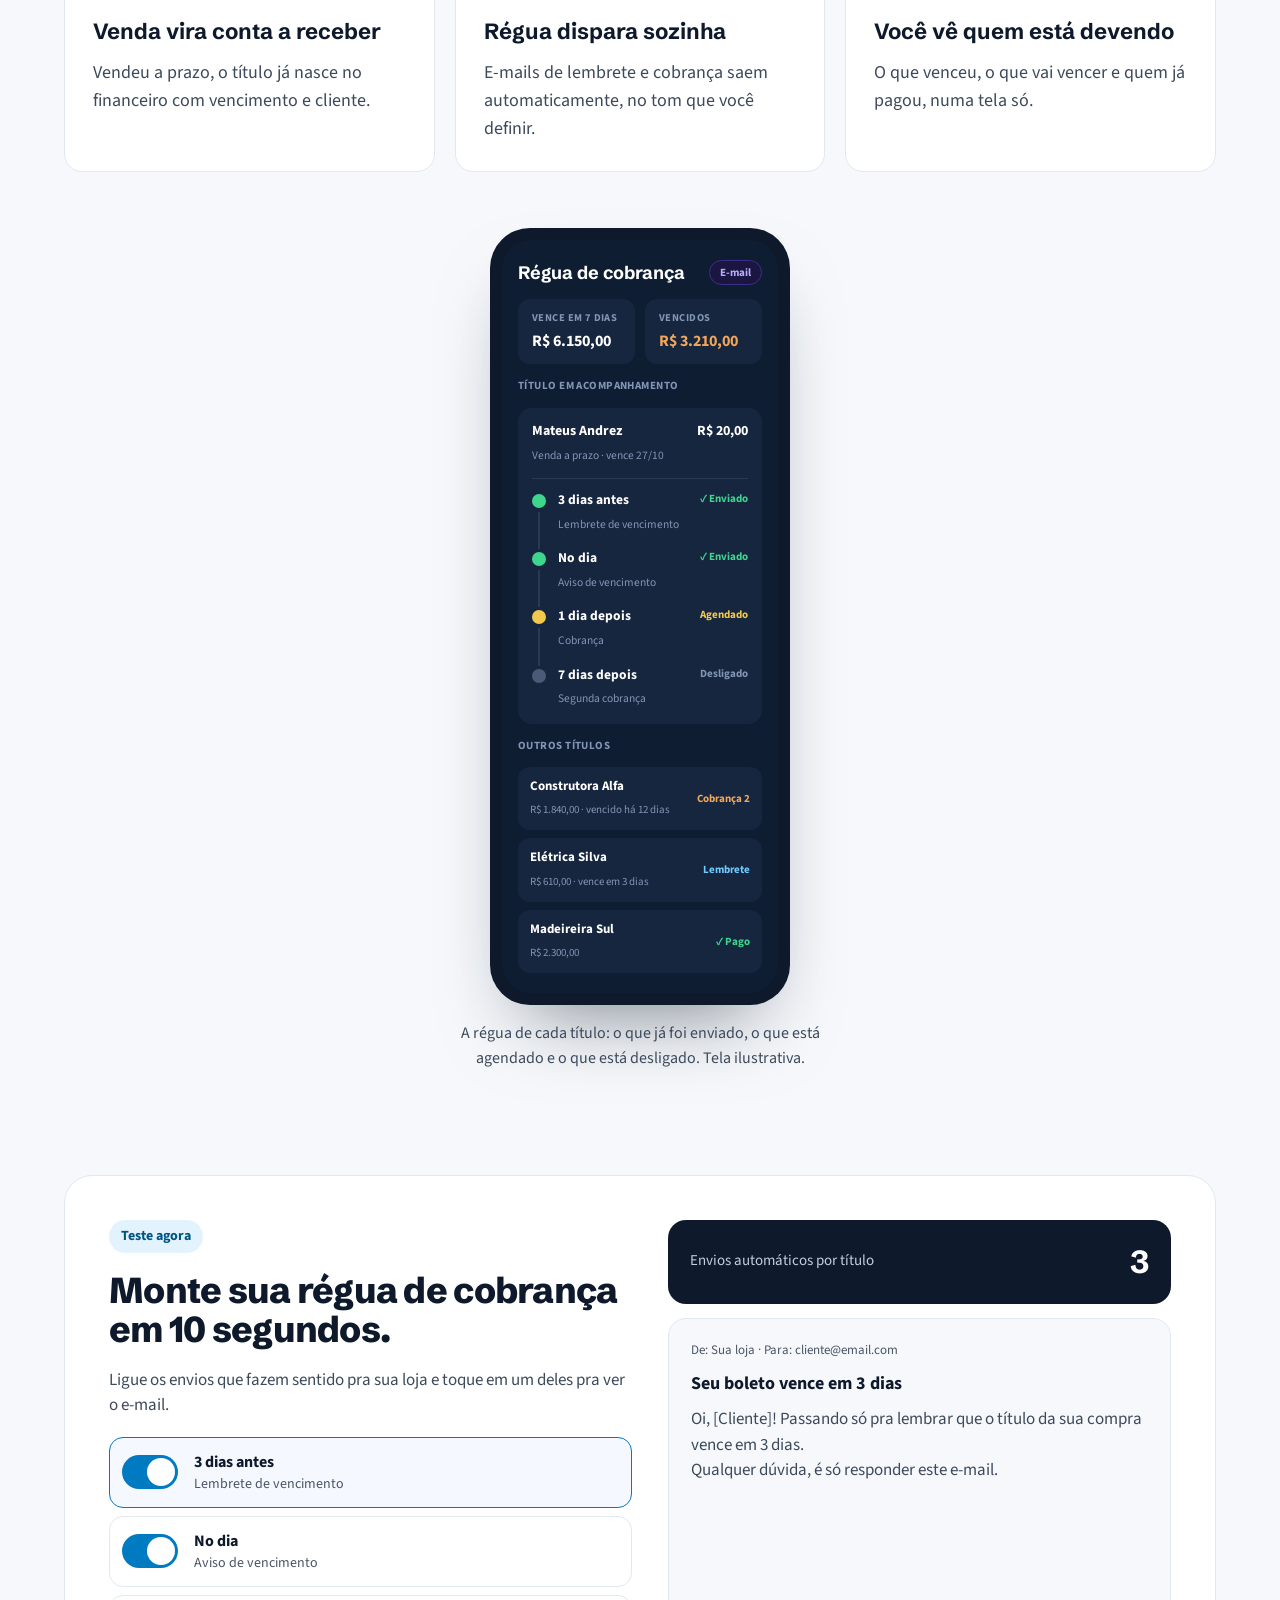
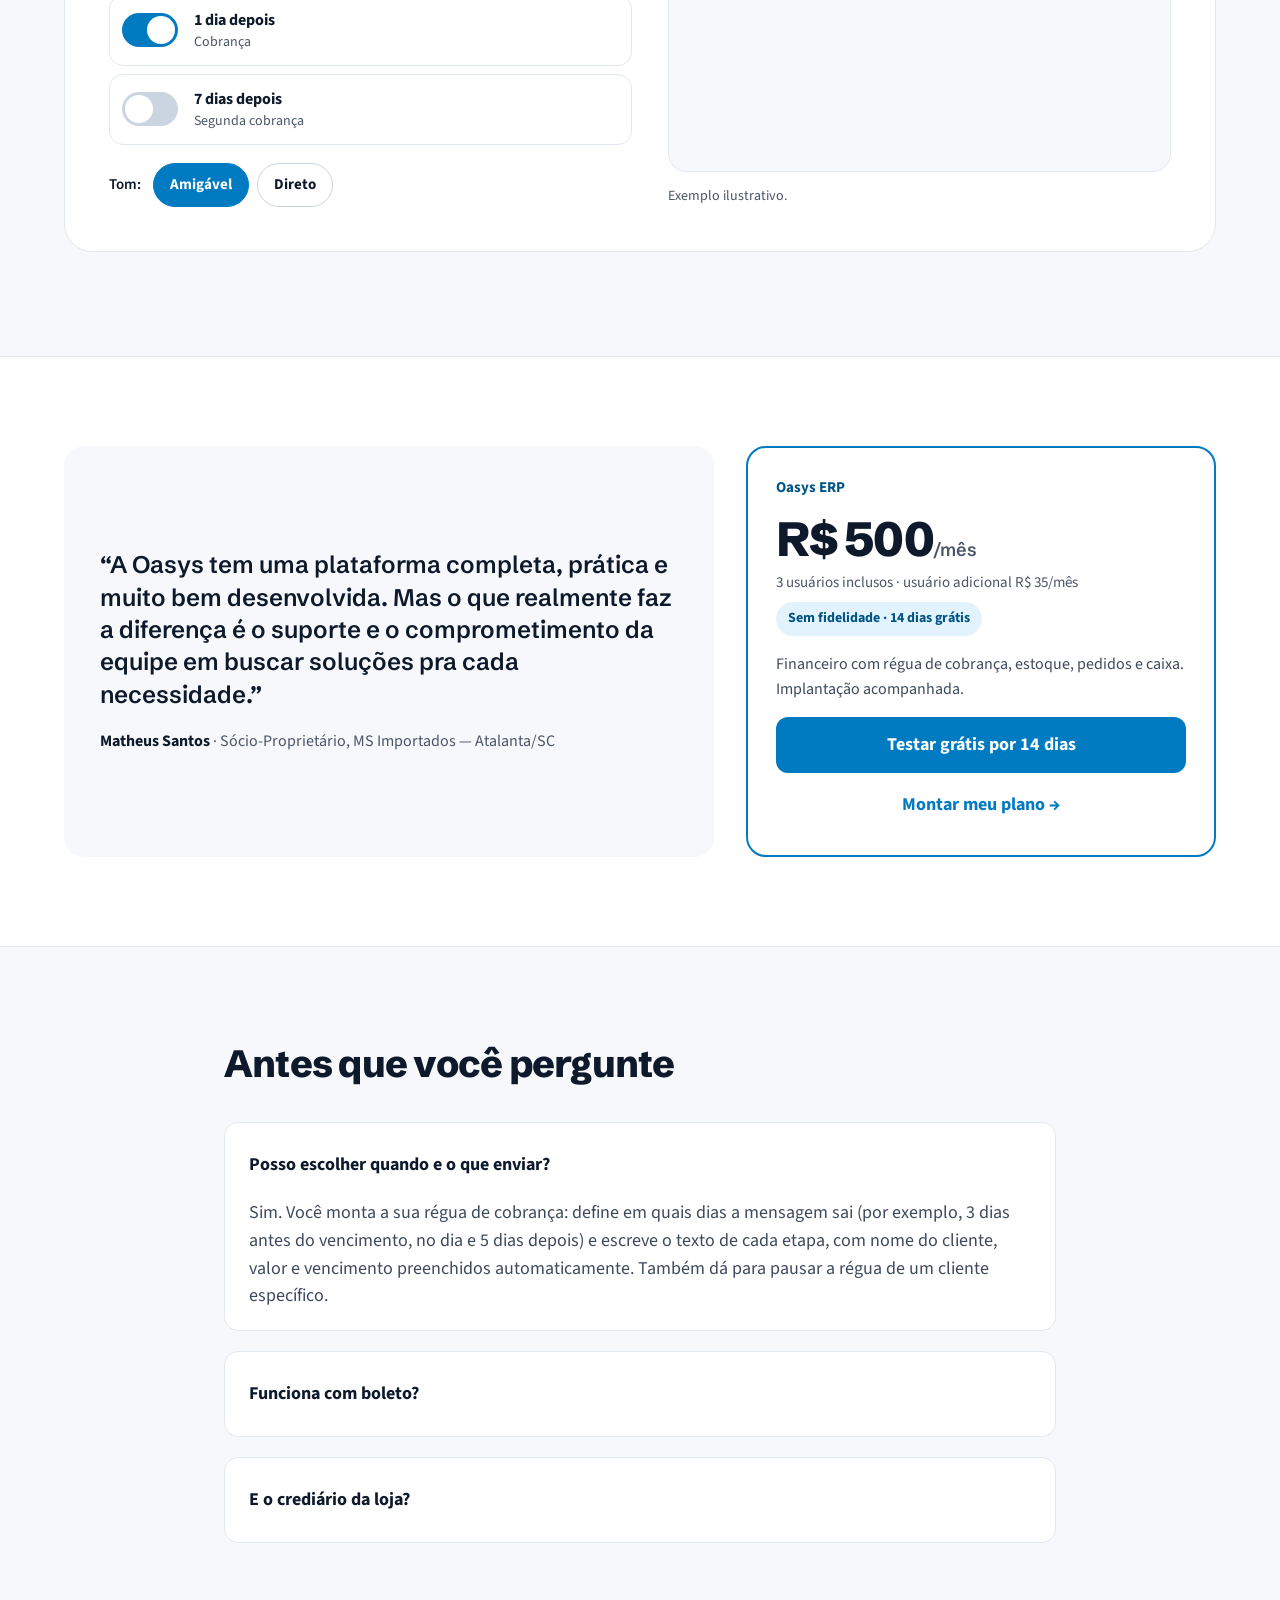
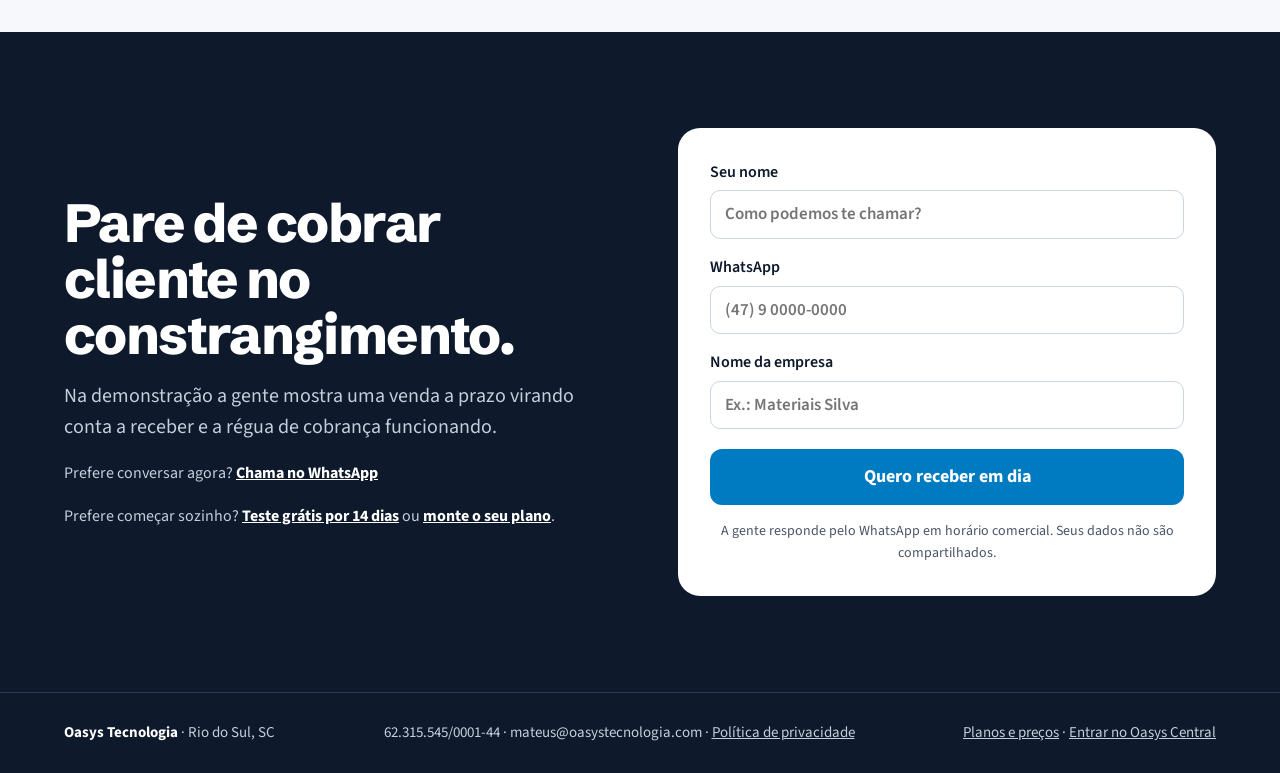
<file: cobranca/index.html>
<!doctype html>
<html lang="pt-BR">
<head>
<meta charset="utf-8">
<meta name="viewport" content="width=device-width, initial-scale=1, viewport-fit=cover">
<title>Régua de cobrança automática | Oasys ERP</title>
<meta name="description" content="Venda a prazo vira conta a receber com lembretes e cobranças automáticas por e-mail. Receba em dia sem precisar ligar cobrando.">
<meta name="theme-color" content="#0E1A2B">
<link rel="canonical" href="https://www.oasystecnologia.com/cobranca/">
<meta property="og:type" content="website">
<meta property="og:locale" content="pt_BR">
<meta property="og:title" content="Régua de cobrança automática | Oasys ERP">
<meta property="og:description" content="Venda a prazo vira conta a receber com lembretes e cobranças automáticas por e-mail. Receba em dia sem precisar ligar cobrando.">
<meta property="og:url" content="https://www.oasystecnologia.com/cobranca/">
<meta property="og:image" content="https://www.oasystecnologia.com/assets/og-share.png">
<link rel="icon" href="../assets/favicon.ico">
<link rel="preconnect" href="https://fonts.googleapis.com">
<link rel="preconnect" href="https://fonts.gstatic.com" crossorigin>
<link rel="stylesheet" href="https://fonts.googleapis.com/css2?family=Schibsted+Grotesk:wght@500;600;700;800&amp;family=Source+Sans+3:wght@400;500;600;700&amp;display=swap">
<link rel="stylesheet" href="../assets/oasys.css">
<!-- GA4 (opcional): descomente e troque G-XXXXXXX
<script async src="https://www.googletagmanager.com/gtag/js?id=G-XXXXXXX"></script>
<script>window.dataLayer=window.dataLayer||[];function gtag(){dataLayer.push(arguments);}gtag('js',new Date());gtag('config','G-XXXXXXX');</script>
-->
<!-- PostHog -->
<script>
  !function (t, e) { var o, n, p, r; e.__SV || (window.posthog && window.posthog.__loaded) || (window.posthog = e, e._i = [], e.init = function (i, s, a) { function g(t, e) { var o = e.split("."); 2 == o.length && (t = t[o[0]], e = o[1]), t[e] = function () { t.push([e].concat(Array.prototype.slice.call(arguments, 0))) } } (p = t.createElement("script")).type = "text/javascript", p.crossOrigin = "anonymous", p.async = !0, p.src = s.api_host.replace(".i.posthog.com", "-assets.i.posthog.com") + "/static/array.js", (r = t.getElementsByTagName("script")[0]).parentNode.insertBefore(p, r); var u = e; for (void 0 !== a ? u = e[a] = [] : a = "posthog", u.people = u.people || [], u.toString = function (t) { var e = "posthog"; return "posthog" !== a && (e += "." + a), t || (e += " (stub)"), e }, u.people.toString = function () { return u.toString(1) + ".people (stub)" }, o = "ki Ci init qi Hi pr Bi zi Di capture calculateEventProperties Qi register register_once register_for_session unregister unregister_for_session Ki getFeatureFlag getFeatureFlagPayload getFeatureFlagResult getAllFeatureFlags isFeatureEnabled reloadFeatureFlags updateFlags updateEarlyAccessFeatureEnrollment getEarlyAccessFeatures on onFeatureFlags onSurveysLoaded onSessionId getSurveys getActiveMatchingSurveys renderSurvey displaySurvey cancelPendingSurvey canRenderSurvey canRenderSurveyAsync Xi identify setPersonProperties unsetPersonProperties group resetGroups setPersonPropertiesForFlags resetPersonPropertiesForFlags setGroupPropertiesForFlags resetGroupPropertiesForFlags reset shutdown setIdentity clearIdentity get_distinct_id getGroups get_session_id get_session_replay_url alias set_config startSessionRecording stopSessionRecording sessionRecordingStarted captureException addExceptionStep captureLog startExceptionAutocapture stopExceptionAutocapture loadToolbar get_property getSessionProperty Ji Gi createPersonProfile setInternalOrTestUser Yi Ai rn opt_in_capturing opt_out_capturing has_opted_in_capturing has_opted_out_capturing get_explicit_consent_status is_capturing clear_opt_in_out_capturing Vi debug mr it getPageViewId captureTraceFeedback captureTraceMetric Oi".split(" "), n = 0; n < o.length; n++)g(u, o[n]); e._i.push([i, s, a]) }, e.__SV = 1) }(document, window.posthog || []);
  posthog.init('phc_B3N4hWCfWyWPVcXBxZ46384oaUZPbq9iN46KVtyxZEhM', {
    api_host: 'https://us.i.posthog.com',
    defaults: '2026-05-30',
    person_profiles: 'identified_only', // or 'always' to create profiles for anonymous users as well
  })
</script>
  <!-- Meta Pixel Code -->
  <script>
    !function (f, b, e, v, n, t, s) {
      if (f.fbq) return; n = f.fbq = function () {
        n.callMethod ?
          n.callMethod.apply(n, arguments) : n.queue.push(arguments)
      };
      if (!f._fbq) f._fbq = n; n.push = n; n.loaded = !0; n.version = '2.0';
      n.queue = []; t = b.createElement(e); t.async = !0;
      t.src = v; s = b.getElementsByTagName(e)[0];
      s.parentNode.insertBefore(t, s)
    }(window, document, 'script',
      'https://connect.facebook.net/en_US/fbevents.js');
    fbq('init', '1042096091507834');
    fbq('track', 'PageView');
  </script>
  <noscript><img height="1" width="1" style="display:none"
      src="https://www.facebook.com/tr?id=1042096091507834&ev=PageView&noscript=1" /></noscript>
  <!-- End Meta Pixel Code -->
</head>
<body data-lp="cobranca">
<div style="font-family: 'Source Sans 3', system-ui, sans-serif; color: #0E1A2B; background: #F6F8FB; font-size: 18px; line-height: 1.55; overflow-x: clip">

<header style="position: sticky; top: 0; z-index: 50; background: rgba(255,255,255,0.88); backdrop-filter: blur(12px); -webkit-backdrop-filter: blur(12px); border-bottom: 1px solid #E2E8F0">
<div style="max-width: 1200px; margin: 0 auto; padding: 14px 24px; display: flex; align-items: center; justify-content: space-between; gap: 16px">
<a href="https://www.oasystecnologia.com/" aria-label="Oasys — página inicial" style="display: inline-flex; align-items: center; text-decoration: none"><img src="../assets/logohorizontal.png" alt="Oasys" style="height: 32px; width: auto; display: block"></a>
<nav class="oz-nav" aria-label="Principal"><a class="oz-nav-sec" href="/planos/">Planos e preços</a><a href="https://app.oasystecnologia.com/central/conta" data-central-href="/central/conta">Entrar</a><a class="oz-nav-cta" href="/comecar/">Testar grátis</a></nav>
</div>
<div class="prog" aria-hidden="true" style="height: 3px; background: var(--azul); transform: scaleX(0); transform-origin: left"></div>
</header>
<main id="conteudo">


<!-- HERO -->
<section style="max-width: 1200px; margin: 0 auto; padding: clamp(48px, 6.3vw, 88px) 24px clamp(44px, 5.7vw, 80px); display: flex; flex-wrap: wrap; gap: 56px; align-items: center">
<div style="flex: 1 1 520px; min-width: 0; display: flex; flex-direction: column; gap: 22px">
<p class="load d1" style="margin: 0; font-weight: 700; font-size: 15px; letter-spacing: 0.08em; text-transform: uppercase; color: var(--azul)">Contas a receber</p>
<h1 class="load d2" style="margin: 0; font-family: 'Schibsted Grotesk', sans-serif; font-weight: 800; font-size: clamp(40px, 5.4vw, 68px); line-height: 1.02; letter-spacing: -0.035em">Vendeu, entregou… <span style="color: var(--azul)">e o dinheiro não entrou.</span></h1>
<p class="load d3" style="margin: 0; font-size: clamp(18px, 2.2vw, 21px); color: #3D4A5C; max-width: 560px">No Oasys, a venda a prazo vira conta a receber com régua de cobrança automática por e-mail. O cliente é lembrado antes e depois do vencimento, e você não precisa ligar cobrando ninguém.</p>
<div class="load d4" style="display: flex; flex-wrap: wrap; gap: 12px">
<a class="btn" href="#demo" style="background: var(--azul); color: #FFFFFF; text-decoration: none; font-weight: 700; padding: 16px 28px; border-radius: 12px; min-height: 52px; box-sizing: border-box; display: inline-flex; align-items: center">Quero receber em dia</a>
</div>
<p class="load d5" style="margin: 0; font-size: 15px; color: #4A5568">Oasys ERP a partir de <strong data-preco-de="erp" style="color: #0E1A2B">R$ 500/mês</strong>, sem fidelidade · <a href="/comecar/" style="font-weight: 700">teste grátis por 14 dias</a></p>
</div>
<div class="par" style="flex: 1 1 400px; min-width: 0">
<div class="load d3" style="background: #FFFFFF; border: 1px solid #E2E8F0; border-radius: 20px; padding: 28px; display: flex; flex-direction: column; gap: 4px; box-shadow: 0 32px 64px -32px rgba(14,26,43,0.35)">
<div style="display: flex; justify-content: space-between; gap: 12px; margin-bottom: 14px"><span style="font-weight: 700">Régua de cobrança · Mateus Andrez</span><span style="font-size: 14px; color: #4A5568">automática</span></div>
<div class="load d4" style="display: flex; gap: 14px; align-items: flex-start"><div style="display: flex; flex-direction: column; align-items: center"><span style="width: 28px; height: 28px; border-radius: 50%; background: var(--azul); color: #FFF; display: flex; align-items: center; justify-content: center; font-size: 14px; font-weight: 700">✓</span><span style="width: 2px; height: 34px; background: #CBD5E1"></span></div><div><strong>Antes do vencimento</strong><div style="font-size: 15px; color: #4A5568">Lembrete enviado por e-mail</div></div></div>
<div class="load d6" style="display: flex; gap: 14px; align-items: flex-start"><div style="display: flex; flex-direction: column; align-items: center"><span style="width: 28px; height: 28px; border-radius: 50%; background: var(--azul); color: #FFF; display: flex; align-items: center; justify-content: center; font-size: 14px; font-weight: 700">✓</span><span style="width: 2px; height: 34px; background: #CBD5E1"></span></div><div><strong>No dia</strong><div style="font-size: 15px; color: #4A5568">Aviso de vencimento enviado</div></div></div>
<div class="load d7" style="display: flex; gap: 14px; align-items: flex-start"><div style="display: flex; flex-direction: column; align-items: center"><span style="width: 28px; height: 28px; border-radius: 50%; background: #0E1A2B; color: #FFF; display: flex; align-items: center; justify-content: center; font-size: 14px; font-weight: 700">✓</span></div><div><strong>Depois do vencimento</strong><div style="font-size: 15px; color: #4A5568">Cobrança enviada — sem ninguém ligar</div></div></div>
</div>
</div>
</section>

<!-- SINTOMAS -->
<section style="background: #0E1A2B; color: #FFFFFF">
<div style="max-width: 1200px; margin: 0 auto; padding: clamp(52px, 6.9vw, 96px) 24px; display: flex; flex-direction: column; gap: 40px">
<h2 class="rv" style="margin: 0; font-family: 'Schibsted Grotesk', sans-serif; font-weight: 800; font-size: clamp(32px, 3.8vw, 48px); line-height: 1.08; letter-spacing: -0.025em">Isso acontece aí?</h2>
<div style="display: grid; grid-template-columns: repeat(auto-fit, minmax(300px, 1fr)); gap: 16px">
<div class="rv" style="border: 1px solid #2A3A52; border-radius: 16px; padding: 28px; display: flex; flex-direction: column; gap: 8px"><strong style="font-family: 'Schibsted Grotesk', sans-serif; font-size: 22px">Boleto esquecido</strong><span style="color: #C3CEDD">Venceu semana passada e ninguém percebeu até o caixa apertar.</span></div>
<div class="rv s2" style="border: 1px solid #2A3A52; border-radius: 16px; padding: 28px; display: flex; flex-direction: column; gap: 8px"><strong style="font-family: 'Schibsted Grotesk', sans-serif; font-size: 22px">Crediário no caderno</strong><span style="color: #C3CEDD">Quem deve quanto, desde quando? Só quem anotou sabe.</span></div>
<div class="rv s3" style="border: 1px solid #2A3A52; border-radius: 16px; padding: 28px; display: flex; flex-direction: column; gap: 8px"><strong style="font-family: 'Schibsted Grotesk', sans-serif; font-size: 22px">Cobrar dá vergonha</strong><span style="color: #C3CEDD">Ligar pro cliente bom pedindo dinheiro ninguém quer — então ninguém liga.</span></div>
</div>
</div>
</section>

<!-- SOLUÇÃO -->
<section style="max-width: 1200px; margin: 0 auto; padding: clamp(56px, 7.4vw, 104px) 24px 56px; display: flex; flex-direction: column; gap: 44px">
<div class="rv" style="max-width: 760px; display: flex; flex-direction: column; gap: 12px">
<p style="margin: 0; font-weight: 700; font-size: 15px; letter-spacing: 0.08em; text-transform: uppercase; color: var(--azul)">Como o Oasys resolve</p>
<h2 style="margin: 0; font-family: 'Schibsted Grotesk', sans-serif; font-weight: 800; font-size: clamp(32px, 3.6vw, 46px); line-height: 1.1; letter-spacing: -0.02em">A cobrança acontece sozinha. Você só acompanha.</h2>
</div>
<div style="display: grid; grid-template-columns: repeat(auto-fit, minmax(300px, 1fr)); gap: 20px">
<article class="rv card" style="background: #FFFFFF; border: 1px solid #E2E8F0; border-radius: 18px; padding: 28px; display: flex; flex-direction: column; gap: 10px"><span style="font-family: 'Schibsted Grotesk', sans-serif; font-weight: 800; font-size: 40px; color: var(--azul); line-height: 1">1</span><h3 style="margin: 0; font-family: 'Schibsted Grotesk', sans-serif; font-size: 22px">Venda vira conta a receber</h3><p style="margin: 0; color: #3D4A5C">Vendeu a prazo, o título já nasce no financeiro com vencimento e cliente.</p></article>
<article class="rv s2 card" style="background: #FFFFFF; border: 1px solid #E2E8F0; border-radius: 18px; padding: 28px; display: flex; flex-direction: column; gap: 10px"><span style="font-family: 'Schibsted Grotesk', sans-serif; font-weight: 800; font-size: 40px; color: var(--azul); line-height: 1">2</span><h3 style="margin: 0; font-family: 'Schibsted Grotesk', sans-serif; font-size: 22px">Régua dispara sozinha</h3><p style="margin: 0; color: #3D4A5C">E-mails de lembrete e cobrança saem automaticamente, no tom que você definir.</p></article>
<article class="rv s3 card" style="background: #FFFFFF; border: 1px solid #E2E8F0; border-radius: 18px; padding: 28px; display: flex; flex-direction: column; gap: 10px"><span style="font-family: 'Schibsted Grotesk', sans-serif; font-weight: 800; font-size: 40px; color: var(--azul); line-height: 1">3</span><h3 style="margin: 0; font-family: 'Schibsted Grotesk', sans-serif; font-size: 22px">Você vê quem está devendo</h3><p style="margin: 0; color: #3D4A5C">O que venceu, o que vai vencer e quem já pagou, numa tela só.</p></article>
</div>
</section>

<!-- MOCK -->
<section style="max-width: 1200px; margin: 0 auto; padding: 0 24px 104px">
<div class="zoom" style="display: flex; justify-content: center"><figure style="margin: 0; display: flex; flex-direction: column; align-items: center; gap: 16px; text-align: center">
<div role="img" aria-label="Tela ilustrativa da régua de cobrança do Oasys, com as etapas de lembrete, aviso e cobrança de um título" style="width: 300px; background: var(--tinta); border-radius: 40px; padding: 12px; box-shadow: 0 40px 80px -36px rgba(14,26,43,0.55)"><div style="background: #0F1D33; color: #FFFFFF; border-radius: 30px; padding: 20px 16px; display: flex; flex-direction: column; gap: 14px; text-align: left; font-family: 'Source Sans 3', system-ui, sans-serif; line-height: 1.4"><div style="display: flex; justify-content: space-between; align-items: center"><strong style="font-family: 'Schibsted Grotesk', sans-serif; font-size: 18px">Régua de cobrança</strong><span style="font-size: 11px; font-weight: 700; color: #B9ACFF; background: #1A1640; border: 1px solid #3B2E8C; padding: 4px 10px; border-radius: 999px">E-mail</span></div><div style="display: grid; grid-template-columns: 1fr 1fr; gap: 10px"><div style="background: #16263F; border-radius: 12px; padding: 12px 14px; display: flex; flex-direction: column; gap: 4px"><span style="font-size: 10.5px; font-weight: 700; letter-spacing: 0.04em; color: #8295B5">VENCE EM 7 DIAS</span><strong style="font-size: 16px; color: #FFFFFF">R$ 6.150,00</strong></div><div style="background: #16263F; border-radius: 12px; padding: 12px 14px; display: flex; flex-direction: column; gap: 4px"><span style="font-size: 10.5px; font-weight: 700; letter-spacing: 0.04em; color: #8295B5">VENCIDOS</span><strong style="font-size: 16px; color: #F2A65A">R$ 3.210,00</strong></div></div><span style="font-size: 11px; font-weight: 700; letter-spacing: 0.04em; text-transform: uppercase; color: #8295B5">Título em acompanhamento</span><div style="background: #16263F; border-radius: 14px; padding: 14px; display: flex; flex-direction: column; gap: 12px"><div style="display: flex; justify-content: space-between; gap: 8px"><div><strong style="display: block; font-size: 14px">Mateus Andrez</strong><span style="font-size: 11.5px; color: #8295B5">Venda a prazo · vence 27/10</span></div><strong style="font-size: 14px">R$ 20,00</strong></div><div style="border-top: 1px solid #2A3A52; padding-top: 12px; display: flex; flex-direction: column"><div style="display: flex; gap: 12px; align-items: stretch"><div style="display: flex; flex-direction: column; align-items: center; width: 14px"><span style="width: 14px; height: 14px; border-radius: 50%; background: #3DD68C; flex: none; margin-top: 3px"></span><span style="flex: 1; width: 2px; background: #2A3A52; margin-top: 4px"></span></div><div style="flex: 1; padding-bottom: 14px; display: flex; justify-content: space-between; gap: 8px; align-items: flex-start"><div><strong style="display: block; font-size: 13.5px; color: #FFFFFF">3 dias antes</strong><span style="font-size: 11.5px; color: #8295B5">Lembrete de vencimento</span></div><span style="font-size: 11px; font-weight: 700; color: #3DD68C; white-space: nowrap">✓ Enviado</span></div></div><div style="display: flex; gap: 12px; align-items: stretch"><div style="display: flex; flex-direction: column; align-items: center; width: 14px"><span style="width: 14px; height: 14px; border-radius: 50%; background: #3DD68C; flex: none; margin-top: 3px"></span><span style="flex: 1; width: 2px; background: #2A3A52; margin-top: 4px"></span></div><div style="flex: 1; padding-bottom: 14px; display: flex; justify-content: space-between; gap: 8px; align-items: flex-start"><div><strong style="display: block; font-size: 13.5px; color: #FFFFFF">No dia</strong><span style="font-size: 11.5px; color: #8295B5">Aviso de vencimento</span></div><span style="font-size: 11px; font-weight: 700; color: #3DD68C; white-space: nowrap">✓ Enviado</span></div></div><div style="display: flex; gap: 12px; align-items: stretch"><div style="display: flex; flex-direction: column; align-items: center; width: 14px"><span style="width: 14px; height: 14px; border-radius: 50%; background: #F2C94C; flex: none; margin-top: 3px"></span><span style="flex: 1; width: 2px; background: #2A3A52; margin-top: 4px"></span></div><div style="flex: 1; padding-bottom: 14px; display: flex; justify-content: space-between; gap: 8px; align-items: flex-start"><div><strong style="display: block; font-size: 13.5px; color: #FFFFFF">1 dia depois</strong><span style="font-size: 11.5px; color: #8295B5">Cobrança</span></div><span style="font-size: 11px; font-weight: 700; color: #F2C94C; white-space: nowrap">Agendado</span></div></div><div style="display: flex; gap: 12px; align-items: stretch"><div style="display: flex; flex-direction: column; align-items: center; width: 14px"><span style="width: 14px; height: 14px; border-radius: 50%; background: #4A5B78; flex: none; margin-top: 3px"></span></div><div style="flex: 1; padding-bottom: 0; display: flex; justify-content: space-between; gap: 8px; align-items: flex-start"><div><strong style="display: block; font-size: 13.5px; color: #FFFFFF">7 dias depois</strong><span style="font-size: 11.5px; color: #8295B5">Segunda cobrança</span></div><span style="font-size: 11px; font-weight: 700; color: #8295B5; white-space: nowrap">Desligado</span></div></div></div></div><span style="font-size: 11px; font-weight: 700; letter-spacing: 0.04em; text-transform: uppercase; color: #8295B5">Outros títulos</span><div style="display: flex; flex-direction: column; gap: 8px"><div style="display: flex; justify-content: space-between; align-items: center; gap: 8px; background: #16263F; border-radius: 12px; padding: 10px 12px"><div><strong style="display: block; font-size: 13px; color: #FFFFFF">Construtora Alfa</strong><span style="font-size: 11px; color: #8295B5">R$ 1.840,00 · vencido há 12 dias</span></div><span style="font-size: 11px; font-weight: 700; color: #F2A65A; white-space: nowrap">Cobrança 2</span></div><div style="display: flex; justify-content: space-between; align-items: center; gap: 8px; background: #16263F; border-radius: 12px; padding: 10px 12px"><div><strong style="display: block; font-size: 13px; color: #FFFFFF">Elétrica Silva</strong><span style="font-size: 11px; color: #8295B5">R$ 610,00 · vence em 3 dias</span></div><span style="font-size: 11px; font-weight: 700; color: #70CBFF; white-space: nowrap">Lembrete</span></div><div style="display: flex; justify-content: space-between; align-items: center; gap: 8px; background: #16263F; border-radius: 12px; padding: 10px 12px"><div><strong style="display: block; font-size: 13px; color: #FFFFFF">Madeireira Sul</strong><span style="font-size: 11px; color: #8295B5">R$ 2.300,00</span></div><span style="font-size: 11px; font-weight: 700; color: #3DD68C; white-space: nowrap">✓ Pago</span></div></div></div></div>
<figcaption style="font-size: 16px; color: var(--texto); max-width: 420px">A régua de cada título: o que já foi enviado, o que está agendado e o que está desligado. Tela ilustrativa.</figcaption>
</figure></div>
</section>

<!-- TESTE AGORA -->
<section id="teste" style="max-width: 1200px; margin: 0 auto; padding: 0 24px 104px">
<div class="rv"><div data-widget="sim-regua"><noscript><p style="padding: 24px; background: #FFFFFF; border-radius: 20px">Ative o JavaScript para usar este simulador.</p></noscript></div></div>
</section>

<!-- PROVA + PREÇO -->
<section style="background: #FFFFFF; border-top: 1px solid #E2E8F0; border-bottom: 1px solid #E2E8F0">
<div style="max-width: 1200px; margin: 0 auto; padding: clamp(52px, 6.9vw, 96px) 24px; display: flex; flex-wrap: wrap; gap: 32px; align-items: stretch">
<figure class="rvl" style="flex: 1 1 520px; min-width: 0; margin: 0; background: #F6F8FB; border-radius: 20px; padding: 36px; display: flex; flex-direction: column; gap: 18px; justify-content: center">
<blockquote style="margin: 0; font-family: 'Schibsted Grotesk', sans-serif; font-size: 24px; line-height: 1.35; font-weight: 600">“A Oasys tem uma plataforma completa, prática e muito bem desenvolvida. Mas o que realmente faz a diferença é o suporte e o comprometimento da equipe em buscar soluções pra cada necessidade.”</blockquote>
<figcaption style="color: #4A5568; font-size: 16px"><strong style="color: #0E1A2B">Matheus Santos</strong> · Sócio-Proprietário, MS Importados — Atalanta/SC</figcaption>
</figure>
<div class="rvr" style="flex: 1 1 340px; min-width: 0"><div data-widget="preco" data-plano="erp" data-desc="Financeiro com régua de cobrança, estoque, pedidos e caixa. Implantação acompanhada." style="height: 100%"></div></div>
</div>
</section>

<!-- OBJEÇÕES -->
<section style="max-width: 880px; margin: 0 auto; padding: clamp(52px, 6.9vw, 96px) 24px; display: flex; flex-direction: column; gap: 20px">
<h2 class="rv" style="margin: 0 0 8px; font-family: 'Schibsted Grotesk', sans-serif; font-weight: 800; font-size: clamp(28px, 3vw, 38px); letter-spacing: -0.02em">Antes que você pergunte</h2>
<details class="rv" open style="background: #FFFFFF; border: 1px solid #E2E8F0; border-radius: 14px; padding: 20px 24px"><summary style="font-weight: 700; cursor: pointer">Posso escolher quando e o que enviar?</summary><p style="margin: 12px 0 0; color: #3D4A5C">Sim. Você monta a sua régua de cobrança: define em quais dias a mensagem sai (por exemplo, 3 dias antes do vencimento, no dia e 5 dias depois) e escreve o texto de cada etapa, com nome do cliente, valor e vencimento preenchidos automaticamente. Também dá para pausar a régua de um cliente específico.</p></details>
<details class="rv" style="background: #FFFFFF; border: 1px solid #E2E8F0; border-radius: 14px; padding: 20px 24px"><summary style="font-weight: 700; cursor: pointer">Funciona com boleto?</summary><p style="margin: 12px 0 0; color: #3D4A5C">Sim. O Oasys emite boleto registrado e faz a baixa automática via integração direta com o banco. Hoje integramos com Sicoob, Cresol, Ailos/Viacredi e mais uma dezena de bancos por arquivo de remessa. A régua também pode cobrar títulos PIX e cartão.</p></details>
<details class="rv" style="background: #FFFFFF; border: 1px solid #E2E8F0; border-radius: 14px; padding: 20px 24px"><summary style="font-weight: 700; cursor: pointer">E o crediário da loja?</summary><p style="margin: 12px 0 0; color: #3D4A5C">No Oasys, o crediário é controlado como conta a receber, com a mesma régua de cobrança automática.</p></details>
</section>

<section id="demo" style="color: #FFFFFF; background: var(--tinta); overflow: hidden">
<div style="max-width: 1200px; margin: 0 auto; padding: 96px 24px; display: flex; flex-wrap: wrap; gap: 56px; align-items: center">
<div class="rvl" style="flex: 1 1 440px; min-width: 0; display: flex; flex-direction: column; gap: 18px">
<h2 style="margin: 0; font-family: 'Schibsted Grotesk', sans-serif; font-weight: 800; font-size: clamp(34px, 4.2vw, 54px); line-height: 1.04; letter-spacing: -0.03em">Pare de cobrar cliente no constrangimento.</h2>
<p style="margin: 0; color: #C3CEDD; font-size: 20px">Na demonstração a gente mostra uma venda a prazo virando conta a receber e a régua de cobrança funcionando.</p>
<p style="margin: 0; color: #C3CEDD; font-size: 16px">Prefere conversar agora? <a href="https://wa.me/554731804931" style="color: #FFFFFF; font-weight: 700">Chama no WhatsApp</a></p>
<p style="margin: 0; color: #C3CEDD; font-size: 16px">Prefere começar sozinho? <a href="/comecar/" style="color: #FFFFFF; font-weight: 700">Teste grátis por 14 dias</a> ou <a href="/planos/" style="color: #FFFFFF; font-weight: 700">monte o seu plano</a>.</p>
</div>
<form class="rvr" data-form="demo" data-endpoint="/leads.php" novalidate style="flex: 1 1 420px; min-width: 0; background: #FFFFFF; color: var(--tinta); border-radius: 22px; padding: 32px">
<div data-campos style="display: flex; flex-direction: column; gap: 16px">
<label style="display: flex; flex-direction: column; gap: 6px; font-weight: 600; font-size: 16px">Seu nome<input type="text" name="nome" autocomplete="name" required placeholder="Como podemos te chamar?" style="min-height: 48px; padding: 10px 14px; border: 1.5px solid #CBD5E1; border-radius: 10px; font-size: 17px"></label>
<label style="display: flex; flex-direction: column; gap: 6px; font-weight: 600; font-size: 16px">WhatsApp<input type="tel" name="whatsapp" autocomplete="tel" inputmode="tel" required placeholder="(47) 9 0000-0000" style="min-height: 48px; padding: 10px 14px; border: 1.5px solid #CBD5E1; border-radius: 10px; font-size: 17px"></label>
<label style="display: flex; flex-direction: column; gap: 6px; font-weight: 600; font-size: 16px">Nome da empresa<input type="text" name="empresa" autocomplete="organization" placeholder="Ex.: Materiais Silva" style="min-height: 48px; padding: 10px 14px; border: 1.5px solid #CBD5E1; border-radius: 10px; font-size: 17px"></label>
<span data-erro role="alert" hidden style="font-size: 14px; font-weight: 700; color: #B42318"></span>
<button class="btn oz-primario" type="submit" style="font-size: 18px; min-height: 56px; margin-top: 4px">Quero receber em dia</button>
<p style="margin: 0; font-size: 14px; color: var(--suave); text-align: center">A gente responde pelo WhatsApp em horário comercial. Seus dados não são compartilhados.</p>
</div>
<div data-ok hidden tabindex="-1" role="status" style="display: flex; flex-direction: column; gap: 12px; align-items: flex-start; padding: 8px 0">
<svg aria-hidden="true" width="40" height="40" viewBox="0 0 24 24" fill="none" stroke="#007BC2" stroke-width="2.4" stroke-linecap="round" stroke-linejoin="round"><circle cx="12" cy="12" r="10"></circle><path d="M7 12.5l3.5 3.5L17 9"></path></svg>
<strong style="font-family: 'Schibsted Grotesk', sans-serif; font-size: 26px">Recebemos seu contato!</strong>
<span style="color: var(--texto)">Em breve alguém da Oasys chama você no WhatsApp para marcar o melhor horário.</span>
</div>
</form>
</div>
</section>
</main>
<div class="mbar" style="position: fixed; left: 0; right: 0; bottom: 0; z-index: 60; background: rgba(255,255,255,0.96); backdrop-filter: blur(10px); -webkit-backdrop-filter: blur(10px); border-top: 1px solid var(--linha); padding: 10px 16px calc(10px + env(safe-area-inset-bottom)); gap: 10px">
<a href="#demo" style="flex: 1; background: var(--azul); color: #FFFFFF; text-decoration: none; font-weight: 700; font-size: 16px; border-radius: 12px; min-height: 48px; display: flex; align-items: center; justify-content: center; text-align: center; padding: 0 8px">Quero receber em dia</a>
<a href="https://wa.me/554731804931" style="flex: 0 0 auto; background: #FFFFFF; color: var(--tinta); border: 1.5px solid #CBD5E1; text-decoration: none; font-weight: 700; font-size: 16px; border-radius: 12px; min-height: 48px; padding: 0 16px; display: flex; align-items: center; gap: 8px"><svg aria-hidden="true" width="18" height="18" viewBox="0 0 24 24" fill="none" stroke="currentColor" stroke-width="2" stroke-linecap="round" stroke-linejoin="round"><path d="M21 11.5a8.4 8.4 0 0 1-12.4 7.4L3 21l2.1-5.5A8.4 8.4 0 1 1 21 11.5z"></path></svg>WhatsApp</a>
</div>
<footer style="background: var(--tinta); color: #C3CEDD; border-top: 1px solid #2A3A52">
<div style="max-width: 1200px; margin: 0 auto; padding: 28px 24px; display: flex; flex-wrap: wrap; justify-content: space-between; gap: 12px; font-size: 15px">
<span><strong style="color: #FFFFFF">Oasys Tecnologia</strong> · Rio do Sul, SC</span>
<span>62.315.545/0001-44 · mateus@oasystecnologia.com · <a href="/politica-de-privacidade.html" style="color: #C3CEDD">Política de privacidade</a></span>
<span><a href="/planos/" style="color: #C3CEDD">Planos e preços</a> · <a href="https://app.oasystecnologia.com/central/conta" data-central-href="/central/conta" style="color: #C3CEDD">Entrar no Oasys Central</a></span>
</div>
</footer>
</div>
<script src="../assets/oasys.js" defer></script>
</body>
</html>
</file>
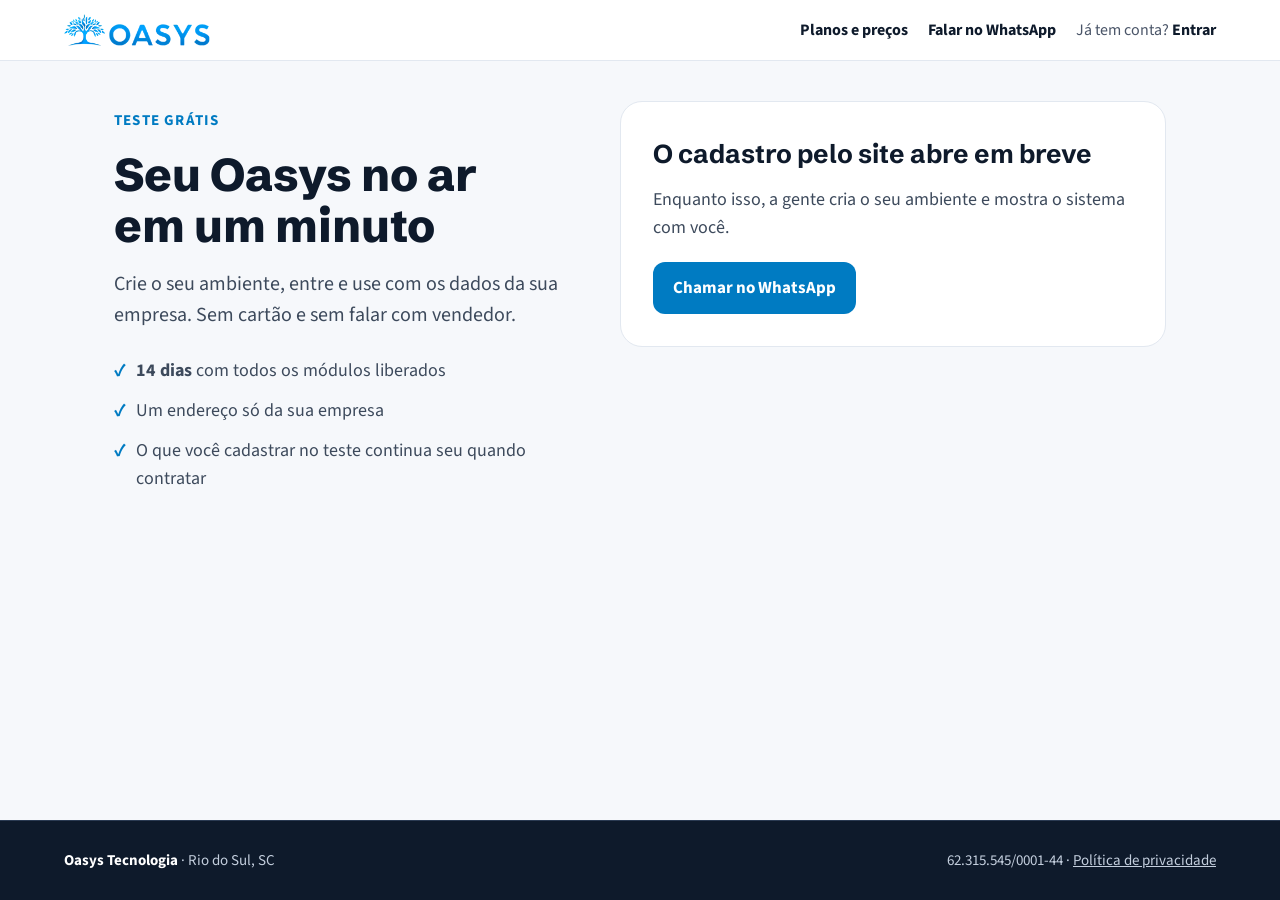
<file: comecar/index.html>
<!doctype html>
<html lang="pt-BR">
<head>
<meta charset="utf-8">
<meta name="viewport" content="width=device-width, initial-scale=1, viewport-fit=cover">
<title>Comece a usar o Oasys | Teste grátis</title>
<meta name="description" content="Crie o seu ambiente do Oasys em um minuto e teste grátis, com todos os módulos liberados.">
<meta name="theme-color" content="#0E1A2B">
<!-- Fora dos buscadores e do sitemap até o cadastro ser aberto ao público. -->
<meta name="robots" content="noindex">
<link rel="icon" href="../assets/favicon.ico">
<link rel="preconnect" href="https://fonts.googleapis.com">
<link rel="preconnect" href="https://fonts.gstatic.com" crossorigin>
<link rel="stylesheet" href="https://fonts.googleapis.com/css2?family=Schibsted+Grotesk:wght@500;600;700;800&amp;family=Source+Sans+3:wght@400;500;600;700&amp;display=swap">
<link rel="stylesheet" href="../assets/oasys.css">
<style>
  .cad-ajuda { font-size: 14px; font-weight: 500; color: var(--suave); }
  .cad-ajuda[data-tipo="ok"] { color: #067647; }
  .cad-ajuda[data-tipo="erro"] { color: #B42318; font-weight: 700; }
  .cad-endereco { display: flex; align-items: stretch; border: 1.5px solid #CBD5E1; border-radius: 10px; overflow: hidden; background: #FFFFFF; }
  .cad-endereco:focus-within { outline: 3px solid #70CBFF; outline-offset: 2px; }
  .cad-endereco input { flex: 1 1 0; min-width: 0; border: 0; min-height: 48px; padding: 10px 14px; font-size: 17px; outline: none; }
  .cad-endereco span { display: flex; align-items: center; padding: 0 12px; background: #F1F5F9; color: var(--suave); font-size: 15px; font-weight: 500; white-space: nowrap; }
  .cad-check { display: flex; gap: 10px; align-items: flex-start; font-size: 16px; font-weight: 500; }
  .cad-check input { width: 20px; height: 20px; margin-top: 3px; flex: 0 0 auto; }
  .oz-primario { background: var(--azul); color: #FFFFFF; border: 0; border-radius: 12px; font-weight: 700; cursor: pointer; padding: 0 20px; }
  .oz-primario[disabled] { opacity: .6; cursor: progress; }
  @media (max-width: 480px) { .cad-endereco span { font-size: 13px; padding: 0 8px; } }
</style>
<!-- PostHog -->
<script>
  !function (t, e) { var o, n, p, r; e.__SV || (window.posthog && window.posthog.__loaded) || (window.posthog = e, e._i = [], e.init = function (i, s, a) { function g(t, e) { var o = e.split("."); 2 == o.length && (t = t[o[0]], e = o[1]), t[e] = function () { t.push([e].concat(Array.prototype.slice.call(arguments, 0))) } } (p = t.createElement("script")).type = "text/javascript", p.crossOrigin = "anonymous", p.async = !0, p.src = s.api_host.replace(".i.posthog.com", "-assets.i.posthog.com") + "/static/array.js", (r = t.getElementsByTagName("script")[0]).parentNode.insertBefore(p, r); var u = e; for (void 0 !== a ? u = e[a] = [] : a = "posthog", u.people = u.people || [], u.toString = function (t) { var e = "posthog"; return "posthog" !== a && (e += "." + a), t || (e += " (stub)"), e }, u.people.toString = function () { return u.toString(1) + ".people (stub)" }, o = "ki Ci init qi Hi pr Bi zi Di capture calculateEventProperties Qi register register_once register_for_session unregister unregister_for_session Ki getFeatureFlag getFeatureFlagPayload getFeatureFlagResult getAllFeatureFlags isFeatureEnabled reloadFeatureFlags updateFlags updateEarlyAccessFeatureEnrollment getEarlyAccessFeatures on onFeatureFlags onSurveysLoaded onSessionId getSurveys getActiveMatchingSurveys renderSurvey displaySurvey cancelPendingSurvey canRenderSurvey canRenderSurveyAsync Xi identify setPersonProperties unsetPersonProperties group resetGroups setPersonPropertiesForFlags resetPersonPropertiesForFlags setGroupPropertiesForFlags resetGroupPropertiesForFlags reset shutdown setIdentity clearIdentity get_distinct_id getGroups get_session_id get_session_replay_url alias set_config startSessionRecording stopSessionRecording sessionRecordingStarted captureException addExceptionStep captureLog startExceptionAutocapture stopExceptionAutocapture loadToolbar get_property getSessionProperty Ji Gi createPersonProfile setInternalOrTestUser Yi Ai rn opt_in_capturing opt_out_capturing has_opted_in_capturing has_opted_out_capturing get_explicit_consent_status is_capturing clear_opt_in_out_capturing Vi debug mr it getPageViewId captureTraceFeedback captureTraceMetric Oi".split(" "), n = 0; n < o.length; n++)g(u, o[n]); e._i.push([i, s, a]) }, e.__SV = 1) }(document, window.posthog || []);
  posthog.init('phc_B3N4hWCfWyWPVcXBxZ46384oaUZPbq9iN46KVtyxZEhM', {
    api_host: 'https://us.i.posthog.com',
    defaults: '2026-05-30',
    person_profiles: 'identified_only', // or 'always' to create profiles for anonymous users as well
  })
</script>
  <!-- Meta Pixel Code -->
  <script>
    !function (f, b, e, v, n, t, s) {
      if (f.fbq) return; n = f.fbq = function () {
        n.callMethod ?
          n.callMethod.apply(n, arguments) : n.queue.push(arguments)
      };
      if (!f._fbq) f._fbq = n; n.push = n; n.loaded = !0; n.version = '2.0';
      n.queue = []; t = b.createElement(e); t.async = !0;
      t.src = v; s = b.getElementsByTagName(e)[0];
      s.parentNode.insertBefore(t, s)
    }(window, document, 'script',
      'https://connect.facebook.net/en_US/fbevents.js');
    fbq('init', '1042096091507834');
    fbq('track', 'PageView');
  </script>
  <noscript><img height="1" width="1" style="display:none"
      src="https://www.facebook.com/tr?id=1042096091507834&ev=PageView&noscript=1" /></noscript>
  <!-- End Meta Pixel Code -->
</head>
<!--
  data-central: endereço do ERP que atende /central/ (ex.: https://app.seudominio.com), sem barra no fim.
  Vazio, ou com o cadastro fechado no ERP, a página mostra só o aviso de "em breve".
-->
<body data-lp="comecar" data-central="https://app.oasystecnologia.com">
<div style="min-height: 100vh; display: flex; flex-direction: column">

<header style="background: #FFFFFF; border-bottom: 1px solid #E2E8F0">
<div style="max-width: 1200px; margin: 0 auto; padding: 14px 24px; display: flex; align-items: center; justify-content: space-between; gap: 16px">
<a href="https://www.oasystecnologia.com/" aria-label="Oasys — página inicial" style="display: inline-flex; align-items: center; text-decoration: none"><img src="../assets/logohorizontal.png" alt="Oasys" style="height: 32px; width: auto; display: block"></a>
<nav class="oz-nav" aria-label="Principal"><a class="oz-nav-sec" href="/planos/">Planos e preços</a><a class="oz-nav-sec" href="https://wa.me/554731804931">Falar no WhatsApp</a><span style="font-size: 16px; color: var(--suave)">Já tem conta? <a href="https://app.oasystecnologia.com/central/conta" data-central-href="/central/conta">Entrar</a></span></nav>
</div>
</header>

<main style="flex: 1; max-width: 1100px; width: 100%; margin: 0 auto; padding: 40px 24px 64px; display: flex; flex-wrap: wrap; gap: 40px; align-items: flex-start">

<section style="flex: 1 1 340px; min-width: 0; display: flex; flex-direction: column; gap: 18px; padding-top: 8px">
<p style="margin: 0; font-weight: 700; font-size: 15px; letter-spacing: 0.08em; text-transform: uppercase; color: var(--azul)">Teste grátis</p>
<h1 style="margin: 0; font-family: 'Schibsted Grotesk', sans-serif; font-weight: 800; font-size: clamp(32px, 5vw, 46px); line-height: 1.1; text-wrap: balance">Seu Oasys no ar em um minuto</h1>
<p style="margin: 0; color: var(--texto); font-size: 20px">Crie o seu ambiente, entre e use com os dados da sua empresa. Sem cartão e sem falar com vendedor.</p>
<ul style="margin: 8px 0 0; padding: 0; list-style: none; display: flex; flex-direction: column; gap: 12px; color: var(--texto)">
<li style="display: flex; gap: 10px"><span aria-hidden="true" style="color: var(--azul); font-weight: 800">✓</span><span><strong>14 dias</strong> com todos os módulos liberados</span></li>
<li style="display: flex; gap: 10px"><span aria-hidden="true" style="color: var(--azul); font-weight: 800">✓</span><span>Um endereço só da sua empresa</span></li>
<li style="display: flex; gap: 10px"><span aria-hidden="true" style="color: var(--azul); font-weight: 800">✓</span><span>O que você cadastrar no teste continua seu quando contratar</span></li>
</ul>
</section>

<section style="flex: 1 1 420px; min-width: 0; background: #FFFFFF; border: 1px solid var(--linha); border-radius: 22px; padding: 32px">

<div data-carregando role="status" style="color: var(--suave)">Carregando…</div>

<div data-fechado hidden style="display: flex; flex-direction: column; gap: 12px">
<strong style="font-family: 'Schibsted Grotesk', sans-serif; font-size: 26px">O cadastro pelo site abre em breve</strong>
<span style="color: var(--texto)">Enquanto isso, a gente cria o seu ambiente e mostra o sistema com você.</span>
<a class="btn oz-primario" href="https://wa.me/554731804931" style="align-self: flex-start; min-height: 52px; display: inline-flex; align-items: center; text-decoration: none; margin-top: 8px">Chamar no WhatsApp</a>
</div>

<form data-cadastro hidden novalidate>
<div style="display: flex; flex-direction: column; gap: 16px">
<label style="display: flex; flex-direction: column; gap: 6px; font-weight: 600; font-size: 16px">Seu nome<input type="text" name="nome" autocomplete="name" required maxlength="120" style="min-height: 48px; padding: 10px 14px; border: 1.5px solid #CBD5E1; border-radius: 10px; font-size: 17px; width: 100%"><span class="cad-ajuda" data-erro-de="nome" data-tipo="erro" hidden></span></label>
<label style="display: flex; flex-direction: column; gap: 6px; font-weight: 600; font-size: 16px">E-mail<input type="email" name="email" autocomplete="email" inputmode="email" required maxlength="120" style="min-height: 48px; padding: 10px 14px; border: 1.5px solid #CBD5E1; border-radius: 10px; font-size: 17px; width: 100%"><span class="cad-ajuda" data-erro-de="email">Você vai receber um link para confirmar. É também o seu login.</span></label>
<label style="display: flex; flex-direction: column; gap: 6px; font-weight: 600; font-size: 16px">Nome da empresa<input type="text" name="empresa" autocomplete="organization" required maxlength="120" style="min-height: 48px; padding: 10px 14px; border: 1.5px solid #CBD5E1; border-radius: 10px; font-size: 17px; width: 100%"><span class="cad-ajuda" data-erro-de="empresa" data-tipo="erro" hidden></span></label>
<label style="display: flex; flex-direction: column; gap: 6px; font-weight: 600; font-size: 16px"><span>Sistema de gestão que usa hoje <span style="font-weight: 500; color: var(--suave)">(opcional)</span></span><input type="text" name="sistemaAtual" maxlength="120" placeholder="Ex.: planilhas, Bling, Tiny" style="min-height: 48px; padding: 10px 14px; border: 1.5px solid #CBD5E1; border-radius: 10px; font-size: 17px; width: 100%"><span class="cad-ajuda">Se for trazer os dados de lá, a gente ajuda na migração.</span></label>
<label style="display: flex; flex-direction: column; gap: 6px; font-weight: 600; font-size: 16px"><span>WhatsApp <span style="font-weight: 500; color: var(--suave)">(opcional)</span></span><input type="tel" name="telefone" autocomplete="tel" inputmode="tel" maxlength="30" style="min-height: 48px; padding: 10px 14px; border: 1.5px solid #CBD5E1; border-radius: 10px; font-size: 17px; width: 100%"></label>
<div style="display: flex; flex-direction: column; gap: 6px; font-weight: 600; font-size: 16px">
<label for="cad-subdominio">Endereço do seu Oasys</label>
<div class="cad-endereco"><input id="cad-subdominio" type="text" name="subdominio" required maxlength="30" autocapitalize="none" autocorrect="off" spellcheck="false" aria-describedby="cad-subdominio-ajuda"><span data-sufixo></span></div>
<span class="cad-ajuda" id="cad-subdominio-ajuda" data-erro-de="subdominio" aria-live="polite">Letras minúsculas, números e hífen.</span>
</div>
<label style="display: flex; flex-direction: column; gap: 6px; font-weight: 600; font-size: 16px">Crie uma senha<input type="password" name="senha" autocomplete="new-password" required minlength="8" style="min-height: 48px; padding: 10px 14px; border: 1.5px solid #CBD5E1; border-radius: 10px; font-size: 17px; width: 100%"><span class="cad-ajuda" data-erro-de="senha">Pelo menos 8 caracteres.</span></label>
<label class="cad-check"><input type="checkbox" name="aceitouTermos" required><span>Li e aceito os <a href="../termos-de-uso.html" target="_blank" rel="noopener">Termos de Uso</a> e a <a href="../politica-de-privacidade.html" target="_blank" rel="noopener">Política de Privacidade</a>.</span></label>
<span class="cad-ajuda" data-erro-de="aceitouTermos" data-tipo="erro" hidden></span>
<div data-captcha></div>
<span class="cad-ajuda" data-erro-de="captcha" data-tipo="erro" hidden></span>
<span data-erro-geral role="alert" hidden style="font-size: 15px; font-weight: 700; color: #B42318"></span>
<button class="btn oz-primario" type="submit" style="font-size: 18px; min-height: 56px; margin-top: 4px">Criar meu ambiente</button>
</div>
</form>

<div data-enviado hidden tabindex="-1" role="status" style="display: flex; flex-direction: column; gap: 12px; align-items: flex-start">
<svg aria-hidden="true" width="40" height="40" viewBox="0 0 24 24" fill="none" stroke="#007BC2" stroke-width="2.4" stroke-linecap="round" stroke-linejoin="round"><rect x="3" y="5" width="18" height="14" rx="2"></rect><path d="M3 7l9 6 9-6"></path></svg>
<strong style="font-family: 'Schibsted Grotesk', sans-serif; font-size: 26px">Confira o seu e-mail</strong>
<span style="color: var(--texto)">Mandamos um link para <strong data-email-enviado></strong>. Ao abrir, o seu ambiente é criado na hora.</span>
<span style="color: var(--suave); font-size: 15px">Não chegou? Olhe a caixa de spam. O link vale por 24 horas.</span>
</div>

</section>
</main>

<footer style="background: var(--tinta); color: #C3CEDD; border-top: 1px solid #2A3A52">
<div style="max-width: 1200px; margin: 0 auto; padding: 28px 24px; display: flex; flex-wrap: wrap; justify-content: space-between; gap: 12px; font-size: 15px">
<span><strong style="color: #FFFFFF">Oasys Tecnologia</strong> · Rio do Sul, SC</span>
<span>62.315.545/0001-44 · <a href="/politica-de-privacidade.html" style="color: #C3CEDD">Política de privacidade</a></span>
</div>
</footer>
</div>
<script src="../assets/cadastro.js" defer></script>
</body>
</html>
</file>
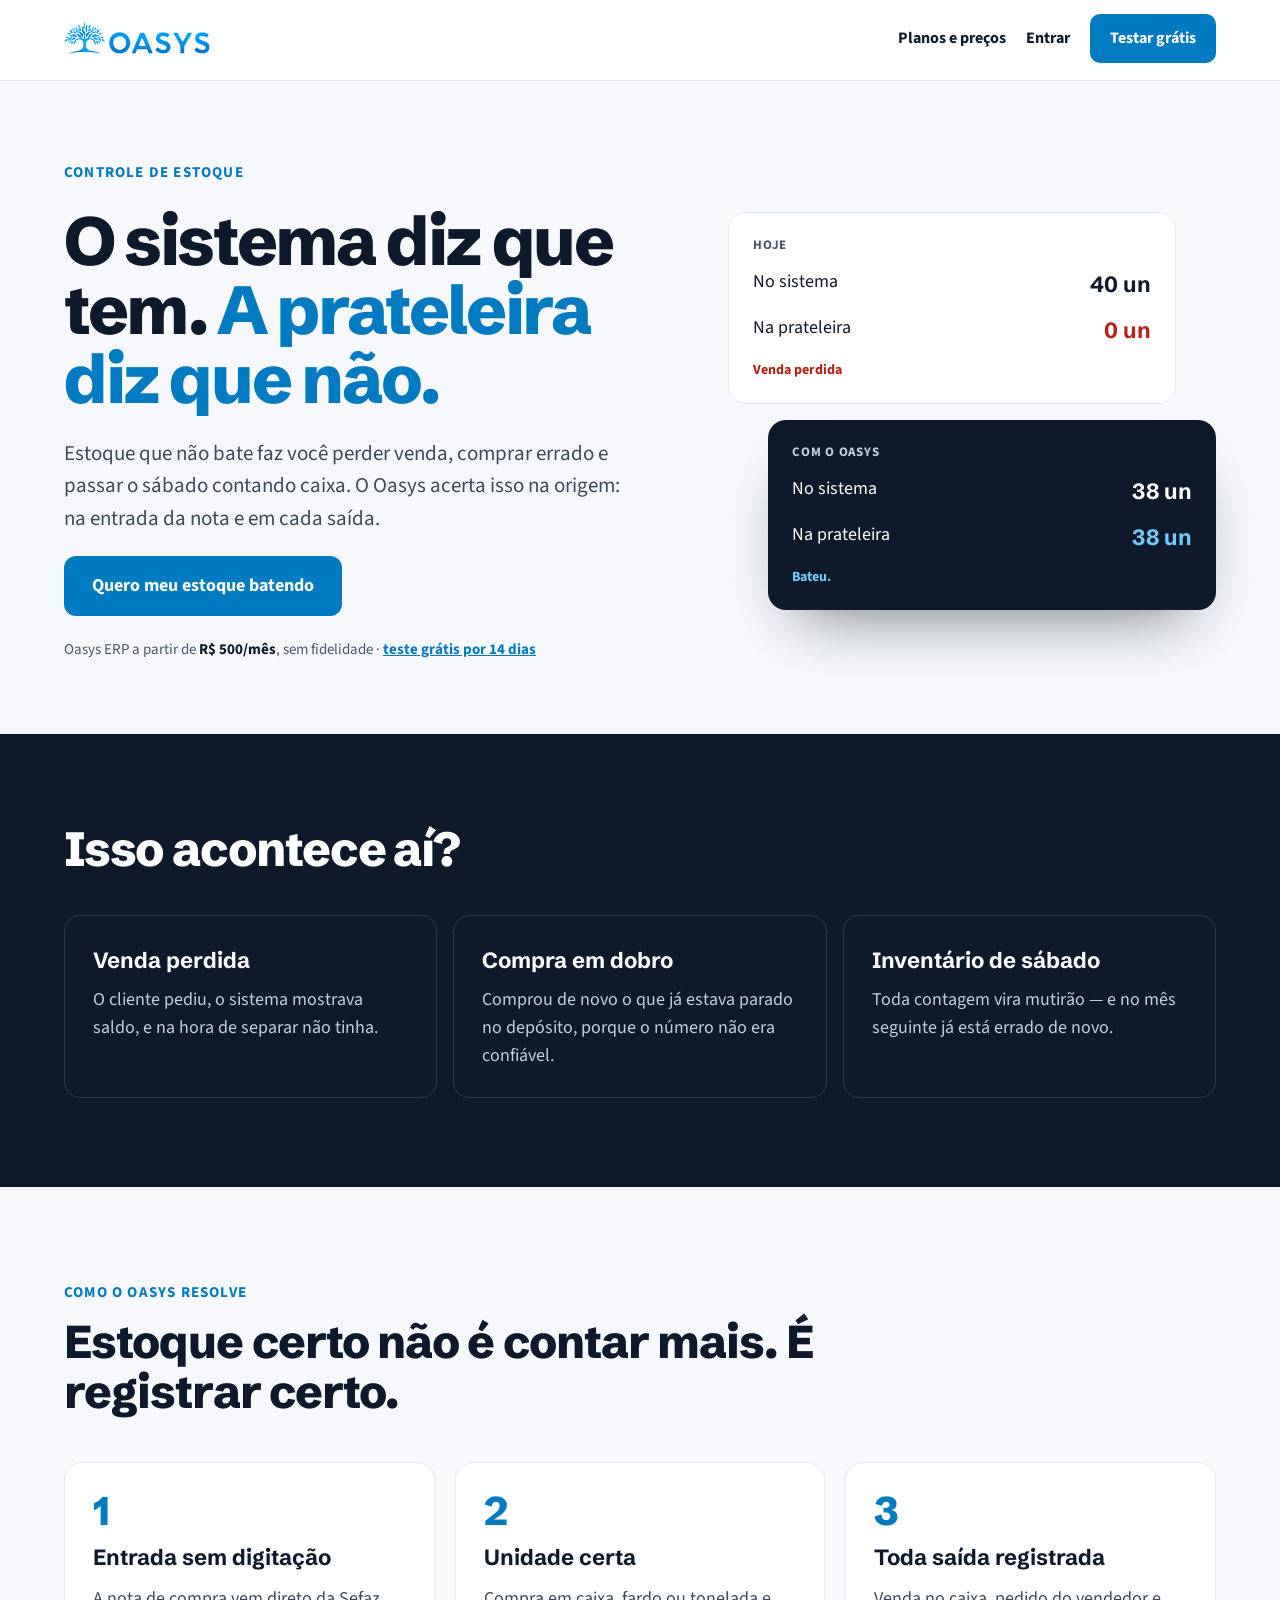
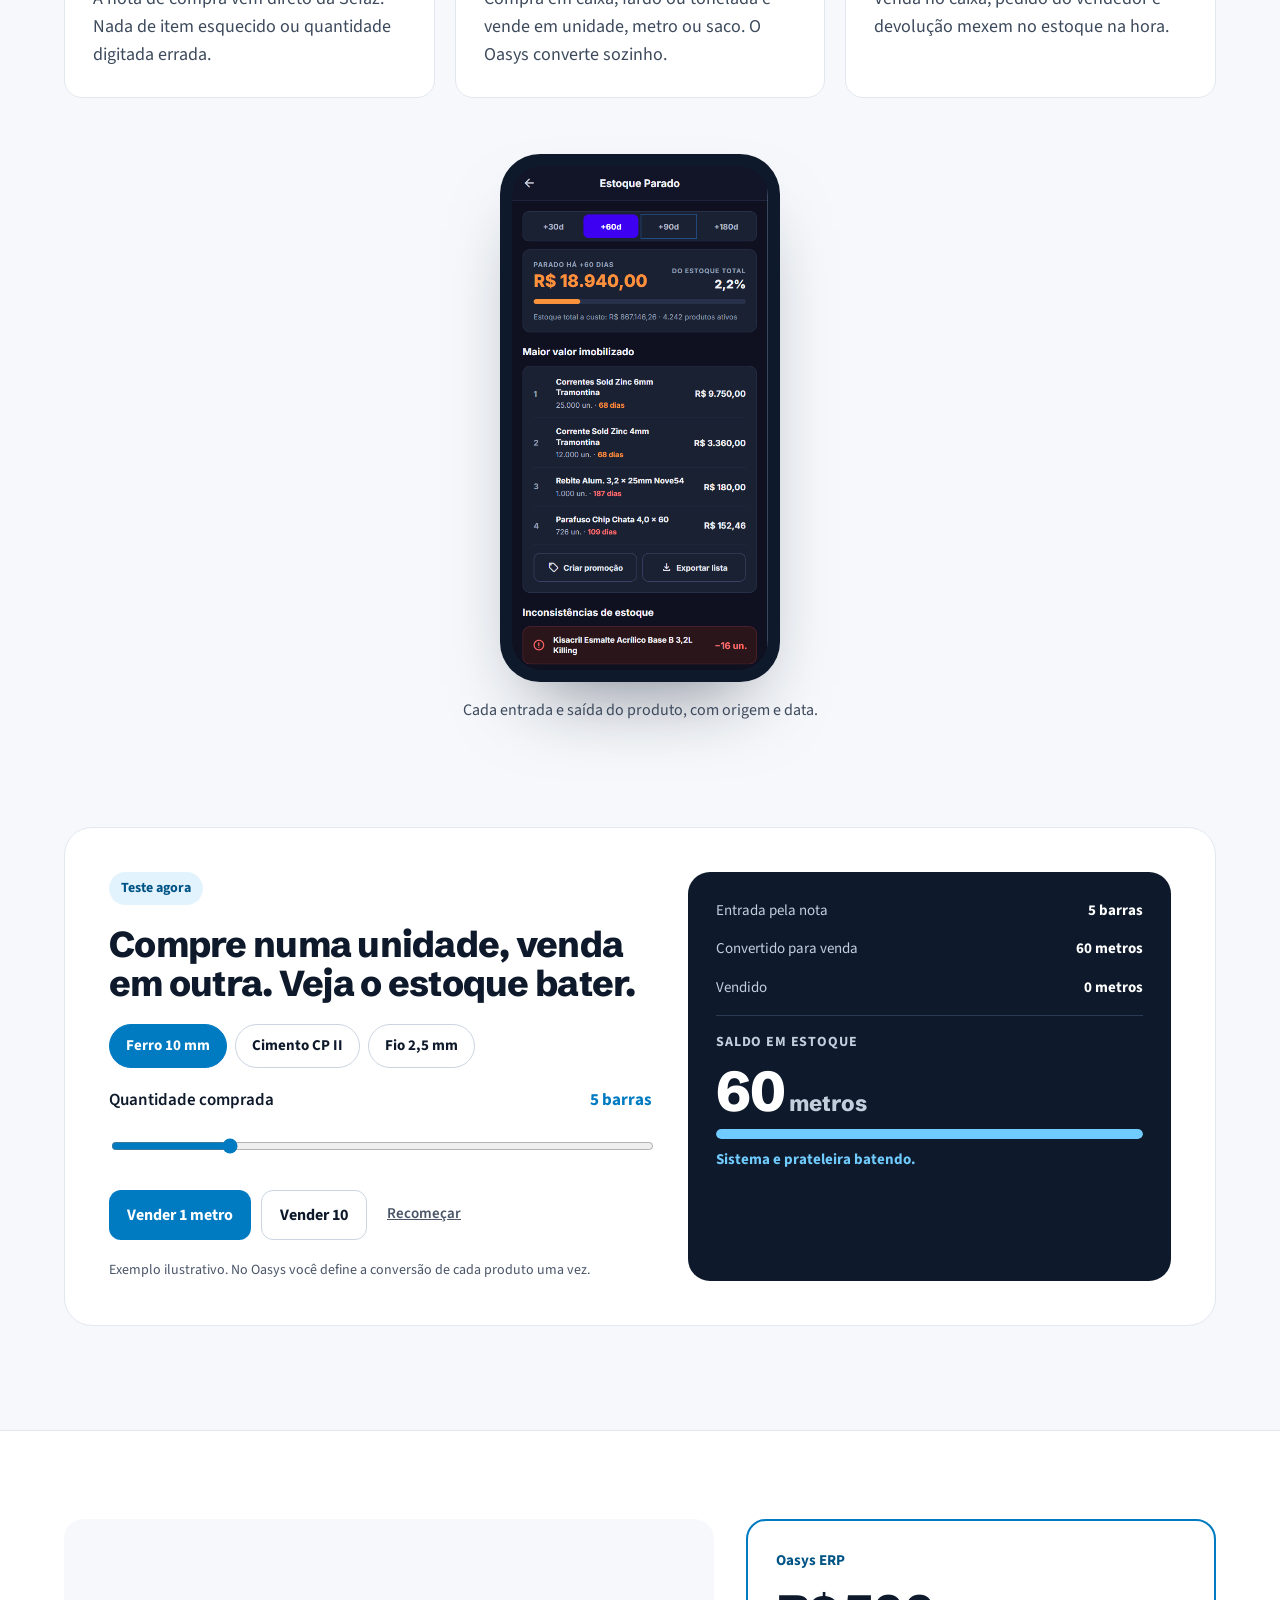
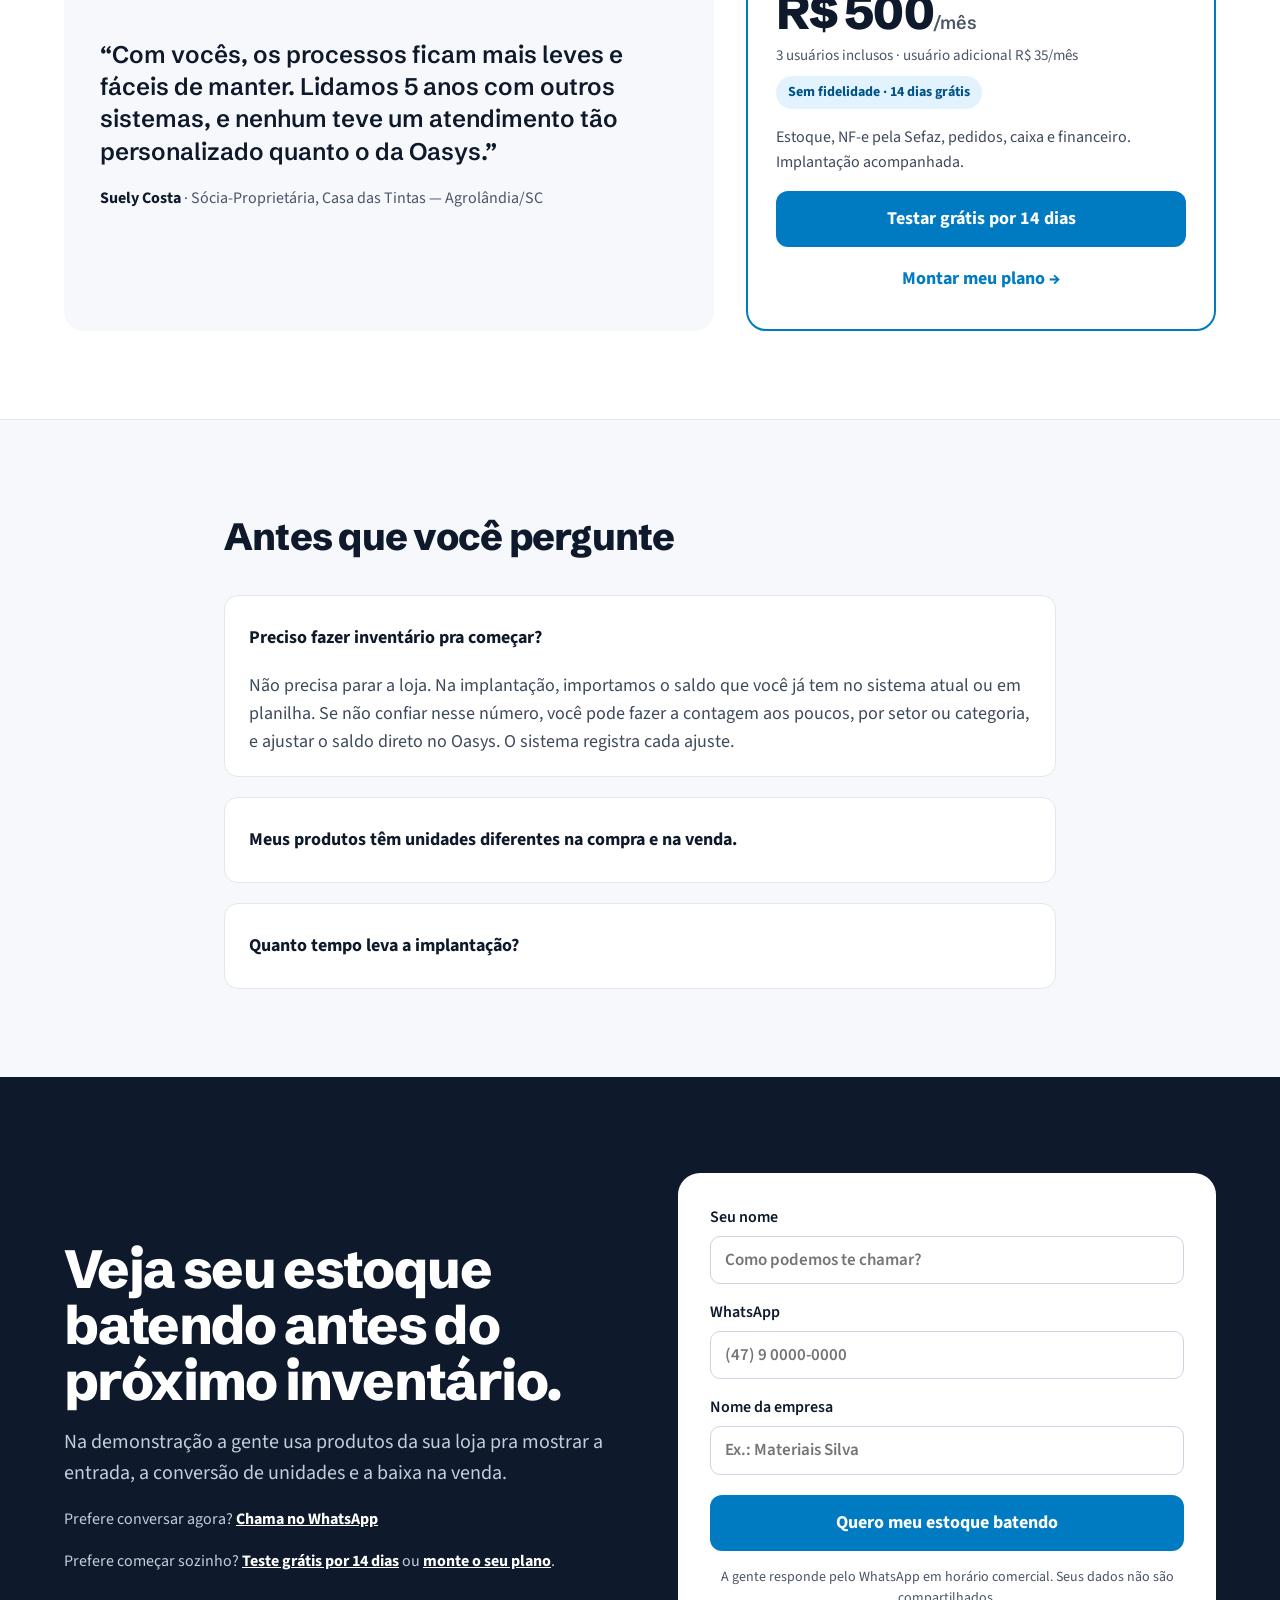
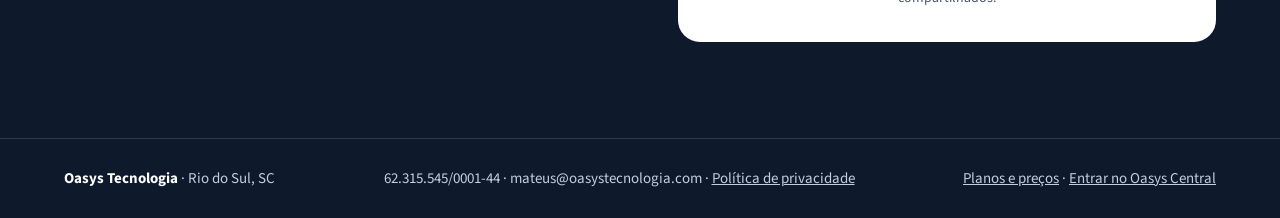
<file: estoque/index.html>
<!doctype html>
<html lang="pt-BR">
<head>
<meta charset="utf-8">
<meta name="viewport" content="width=device-width, initial-scale=1, viewport-fit=cover">
<title>Estoque que bate com a prateleira | Oasys ERP</title>
<meta name="description" content="Pare de perder venda por produto que só existe no sistema. O Oasys acerta o estoque na entrada da nota e em cada saída, com conversão automática de unidades.">
<meta name="theme-color" content="#0E1A2B">
<link rel="canonical" href="https://www.oasystecnologia.com/estoque/">
<meta property="og:type" content="website">
<meta property="og:locale" content="pt_BR">
<meta property="og:title" content="Estoque que bate com a prateleira | Oasys ERP">
<meta property="og:description" content="Pare de perder venda por produto que só existe no sistema. O Oasys acerta o estoque na entrada da nota e em cada saída, com conversão automática de unidades.">
<meta property="og:url" content="https://www.oasystecnologia.com/estoque/">
<meta property="og:image" content="https://www.oasystecnologia.com/assets/og-share.png">
<link rel="icon" href="../assets/favicon.ico">
<link rel="preconnect" href="https://fonts.googleapis.com">
<link rel="preconnect" href="https://fonts.gstatic.com" crossorigin>
<link rel="stylesheet" href="https://fonts.googleapis.com/css2?family=Schibsted+Grotesk:wght@500;600;700;800&amp;family=Source+Sans+3:wght@400;500;600;700&amp;display=swap">
<link rel="stylesheet" href="../assets/oasys.css">
<!-- GA4 (opcional): descomente e troque G-XXXXXXX
<script async src="https://www.googletagmanager.com/gtag/js?id=G-XXXXXXX"></script>
<script>window.dataLayer=window.dataLayer||[];function gtag(){dataLayer.push(arguments);}gtag('js',new Date());gtag('config','G-XXXXXXX');</script>
-->
<!-- PostHog -->
<script>
  !function (t, e) { var o, n, p, r; e.__SV || (window.posthog && window.posthog.__loaded) || (window.posthog = e, e._i = [], e.init = function (i, s, a) { function g(t, e) { var o = e.split("."); 2 == o.length && (t = t[o[0]], e = o[1]), t[e] = function () { t.push([e].concat(Array.prototype.slice.call(arguments, 0))) } } (p = t.createElement("script")).type = "text/javascript", p.crossOrigin = "anonymous", p.async = !0, p.src = s.api_host.replace(".i.posthog.com", "-assets.i.posthog.com") + "/static/array.js", (r = t.getElementsByTagName("script")[0]).parentNode.insertBefore(p, r); var u = e; for (void 0 !== a ? u = e[a] = [] : a = "posthog", u.people = u.people || [], u.toString = function (t) { var e = "posthog"; return "posthog" !== a && (e += "." + a), t || (e += " (stub)"), e }, u.people.toString = function () { return u.toString(1) + ".people (stub)" }, o = "ki Ci init qi Hi pr Bi zi Di capture calculateEventProperties Qi register register_once register_for_session unregister unregister_for_session Ki getFeatureFlag getFeatureFlagPayload getFeatureFlagResult getAllFeatureFlags isFeatureEnabled reloadFeatureFlags updateFlags updateEarlyAccessFeatureEnrollment getEarlyAccessFeatures on onFeatureFlags onSurveysLoaded onSessionId getSurveys getActiveMatchingSurveys renderSurvey displaySurvey cancelPendingSurvey canRenderSurvey canRenderSurveyAsync Xi identify setPersonProperties unsetPersonProperties group resetGroups setPersonPropertiesForFlags resetPersonPropertiesForFlags setGroupPropertiesForFlags resetGroupPropertiesForFlags reset shutdown setIdentity clearIdentity get_distinct_id getGroups get_session_id get_session_replay_url alias set_config startSessionRecording stopSessionRecording sessionRecordingStarted captureException addExceptionStep captureLog startExceptionAutocapture stopExceptionAutocapture loadToolbar get_property getSessionProperty Ji Gi createPersonProfile setInternalOrTestUser Yi Ai rn opt_in_capturing opt_out_capturing has_opted_in_capturing has_opted_out_capturing get_explicit_consent_status is_capturing clear_opt_in_out_capturing Vi debug mr it getPageViewId captureTraceFeedback captureTraceMetric Oi".split(" "), n = 0; n < o.length; n++)g(u, o[n]); e._i.push([i, s, a]) }, e.__SV = 1) }(document, window.posthog || []);
  posthog.init('phc_B3N4hWCfWyWPVcXBxZ46384oaUZPbq9iN46KVtyxZEhM', {
    api_host: 'https://us.i.posthog.com',
    defaults: '2026-05-30',
    person_profiles: 'identified_only', // or 'always' to create profiles for anonymous users as well
  })
</script>
  <!-- Meta Pixel Code -->
  <script>
    !function (f, b, e, v, n, t, s) {
      if (f.fbq) return; n = f.fbq = function () {
        n.callMethod ?
          n.callMethod.apply(n, arguments) : n.queue.push(arguments)
      };
      if (!f._fbq) f._fbq = n; n.push = n; n.loaded = !0; n.version = '2.0';
      n.queue = []; t = b.createElement(e); t.async = !0;
      t.src = v; s = b.getElementsByTagName(e)[0];
      s.parentNode.insertBefore(t, s)
    }(window, document, 'script',
      'https://connect.facebook.net/en_US/fbevents.js');
    fbq('init', '1042096091507834');
    fbq('track', 'PageView');
  </script>
  <noscript><img height="1" width="1" style="display:none"
      src="https://www.facebook.com/tr?id=1042096091507834&ev=PageView&noscript=1" /></noscript>
  <!-- End Meta Pixel Code -->
</head>
<body data-lp="estoque">
<div style="font-family: 'Source Sans 3', system-ui, sans-serif; color: #0E1A2B; background: #F6F8FB; font-size: 18px; line-height: 1.55; overflow-x: clip">

<header style="position: sticky; top: 0; z-index: 50; background: rgba(255,255,255,0.88); backdrop-filter: blur(12px); -webkit-backdrop-filter: blur(12px); border-bottom: 1px solid #E2E8F0">
<div style="max-width: 1200px; margin: 0 auto; padding: 14px 24px; display: flex; align-items: center; justify-content: space-between; gap: 16px">
<a href="https://www.oasystecnologia.com/" aria-label="Oasys — página inicial" style="display: inline-flex; align-items: center; text-decoration: none"><img src="../assets/logohorizontal.png" alt="Oasys" style="height: 32px; width: auto; display: block"></a>
<nav class="oz-nav" aria-label="Principal"><a class="oz-nav-sec" href="/planos/">Planos e preços</a><a href="https://app.oasystecnologia.com/central/conta" data-central-href="/central/conta">Entrar</a><a class="oz-nav-cta" href="/comecar/">Testar grátis</a></nav>
</div>
<div class="prog" aria-hidden="true" style="height: 3px; background: var(--azul); transform: scaleX(0); transform-origin: left"></div>
</header>
<main id="conteudo">


<!-- HERO -->
<section style="max-width: 1200px; margin: 0 auto; padding: clamp(48px, 6.3vw, 88px) 24px clamp(44px, 5.7vw, 80px); display: flex; flex-wrap: wrap; gap: 56px; align-items: center">
<div style="flex: 1 1 520px; min-width: 0; display: flex; flex-direction: column; gap: 22px">
<p class="load d1" style="margin: 0; font-weight: 700; font-size: 15px; letter-spacing: 0.08em; text-transform: uppercase; color: var(--azul)">Controle de estoque</p>
<h1 class="load d2" style="margin: 0; font-family: 'Schibsted Grotesk', sans-serif; font-weight: 800; font-size: clamp(40px, 5.4vw, 68px); line-height: 1.02; letter-spacing: -0.035em">O sistema diz que tem. <span style="color: var(--azul)">A prateleira diz que não.</span></h1>
<p class="load d3" style="margin: 0; font-size: clamp(18px, 2.2vw, 21px); color: #3D4A5C; max-width: 560px">Estoque que não bate faz você perder venda, comprar errado e passar o sábado contando caixa. O Oasys acerta isso na origem: na entrada da nota e em cada saída.</p>
<div class="load d4" style="display: flex; flex-wrap: wrap; gap: 12px">
<a class="btn" href="#demo" style="background: var(--azul); color: #FFFFFF; text-decoration: none; font-weight: 700; padding: 16px 28px; border-radius: 12px; min-height: 52px; box-sizing: border-box; display: inline-flex; align-items: center">Quero meu estoque batendo</a>
</div>
<p class="load d5" style="margin: 0; font-size: 15px; color: #4A5568">Oasys ERP a partir de <strong data-preco-de="erp" style="color: #0E1A2B">R$ 500/mês</strong>, sem fidelidade · <a href="/comecar/" style="font-weight: 700">teste grátis por 14 dias</a></p>
</div>
<div class="par" style="flex: 1 1 400px; min-width: 0; display: flex; flex-direction: column; gap: 16px">
<div class="load d3" style="background: #FFFFFF; border: 1px solid #E2E8F0; border-radius: 18px; padding: 22px 24px; display: flex; flex-direction: column; gap: 12px; margin-right: 40px">
<span style="font-size: 13px; font-weight: 700; letter-spacing: 0.06em; text-transform: uppercase; color: #4A5568">Hoje</span>
<div style="display: flex; justify-content: space-between; gap: 12px"><span>No sistema</span><strong style="font-family: 'Schibsted Grotesk', sans-serif; font-size: 22px">40 un</strong></div>
<div style="display: flex; justify-content: space-between; gap: 12px"><span>Na prateleira</span><strong style="font-family: 'Schibsted Grotesk', sans-serif; font-size: 22px; color: #B42318">0 un</strong></div>
<span style="font-size: 14px; color: #B42318; font-weight: 700">Venda perdida</span>
</div>
<div class="load d5" style="background: #0E1A2B; color: #FFFFFF; border-radius: 18px; padding: 22px 24px; display: flex; flex-direction: column; gap: 12px; margin-left: 40px; box-shadow: 0 32px 64px -28px rgba(14,26,43,0.55)">
<span style="font-size: 13px; font-weight: 700; letter-spacing: 0.06em; text-transform: uppercase; color: #C3CEDD">Com o Oasys</span>
<div style="display: flex; justify-content: space-between; gap: 12px"><span>No sistema</span><strong style="font-family: 'Schibsted Grotesk', sans-serif; font-size: 22px">38 un</strong></div>
<div style="display: flex; justify-content: space-between; gap: 12px"><span>Na prateleira</span><strong style="font-family: 'Schibsted Grotesk', sans-serif; font-size: 22px; color: #70CBFF">38 un</strong></div>
<span style="font-size: 14px; color: #70CBFF; font-weight: 700">Bateu.</span>
</div>
</div>
</section>

<!-- SINTOMAS -->
<section style="background: #0E1A2B; color: #FFFFFF">
<div style="max-width: 1200px; margin: 0 auto; padding: clamp(52px, 6.9vw, 96px) 24px; display: flex; flex-direction: column; gap: 40px">
<h2 class="rv" style="margin: 0; font-family: 'Schibsted Grotesk', sans-serif; font-weight: 800; font-size: clamp(32px, 3.8vw, 48px); line-height: 1.08; letter-spacing: -0.025em">Isso acontece aí?</h2>
<div style="display: grid; grid-template-columns: repeat(auto-fit, minmax(300px, 1fr)); gap: 16px">
<div class="rv" style="border: 1px solid #2A3A52; border-radius: 16px; padding: 28px; display: flex; flex-direction: column; gap: 8px"><strong style="font-family: 'Schibsted Grotesk', sans-serif; font-size: 22px">Venda perdida</strong><span style="color: #C3CEDD">O cliente pediu, o sistema mostrava saldo, e na hora de separar não tinha.</span></div>
<div class="rv s2" style="border: 1px solid #2A3A52; border-radius: 16px; padding: 28px; display: flex; flex-direction: column; gap: 8px"><strong style="font-family: 'Schibsted Grotesk', sans-serif; font-size: 22px">Compra em dobro</strong><span style="color: #C3CEDD">Comprou de novo o que já estava parado no depósito, porque o número não era confiável.</span></div>
<div class="rv s3" style="border: 1px solid #2A3A52; border-radius: 16px; padding: 28px; display: flex; flex-direction: column; gap: 8px"><strong style="font-family: 'Schibsted Grotesk', sans-serif; font-size: 22px">Inventário de sábado</strong><span style="color: #C3CEDD">Toda contagem vira mutirão — e no mês seguinte já está errado de novo.</span></div>
</div>
</div>
</section>

<!-- SOLUÇÃO -->
<section style="max-width: 1200px; margin: 0 auto; padding: clamp(56px, 7.4vw, 104px) 24px 56px; display: flex; flex-direction: column; gap: 44px">
<div class="rv" style="max-width: 760px; display: flex; flex-direction: column; gap: 12px">
<p style="margin: 0; font-weight: 700; font-size: 15px; letter-spacing: 0.08em; text-transform: uppercase; color: var(--azul)">Como o Oasys resolve</p>
<h2 style="margin: 0; font-family: 'Schibsted Grotesk', sans-serif; font-weight: 800; font-size: clamp(32px, 3.6vw, 46px); line-height: 1.1; letter-spacing: -0.02em">Estoque certo não é contar mais. É registrar certo.</h2>
</div>
<div style="display: grid; grid-template-columns: repeat(auto-fit, minmax(300px, 1fr)); gap: 20px">
<article class="rv card" style="background: #FFFFFF; border: 1px solid #E2E8F0; border-radius: 18px; padding: 28px; display: flex; flex-direction: column; gap: 10px"><span style="font-family: 'Schibsted Grotesk', sans-serif; font-weight: 800; font-size: 40px; color: var(--azul); line-height: 1">1</span><h3 style="margin: 0; font-family: 'Schibsted Grotesk', sans-serif; font-size: 22px">Entrada sem digitação</h3><p style="margin: 0; color: #3D4A5C">A nota de compra vem direto da Sefaz. Nada de item esquecido ou quantidade digitada errada.</p></article>
<article class="rv s2 card" style="background: #FFFFFF; border: 1px solid #E2E8F0; border-radius: 18px; padding: 28px; display: flex; flex-direction: column; gap: 10px"><span style="font-family: 'Schibsted Grotesk', sans-serif; font-weight: 800; font-size: 40px; color: var(--azul); line-height: 1">2</span><h3 style="margin: 0; font-family: 'Schibsted Grotesk', sans-serif; font-size: 22px">Unidade certa</h3><p style="margin: 0; color: #3D4A5C">Compra em caixa, fardo ou tonelada e vende em unidade, metro ou saco. O Oasys converte sozinho.</p></article>
<article class="rv s3 card" style="background: #FFFFFF; border: 1px solid #E2E8F0; border-radius: 18px; padding: 28px; display: flex; flex-direction: column; gap: 10px"><span style="font-family: 'Schibsted Grotesk', sans-serif; font-weight: 800; font-size: 40px; color: var(--azul); line-height: 1">3</span><h3 style="margin: 0; font-family: 'Schibsted Grotesk', sans-serif; font-size: 22px">Toda saída registrada</h3><p style="margin: 0; color: #3D4A5C">Venda no caixa, pedido do vendedor e devolução mexem no estoque na hora.</p></article>
</div>
</section>

<!-- PRINT -->
<section style="max-width: 1200px; margin: 0 auto; padding: 0 24px 104px">
<div class="zoom" style="display: flex; justify-content: center"><figure style="margin: 0; display: flex; flex-direction: column; align-items: center; gap: 16px; text-align: center">
<div style="width: 280px; background: var(--tinta); border-radius: 40px; padding: 12px; box-shadow: 0 40px 80px -36px rgba(14,26,43,0.55)"><img src="../assets/prints/estoquefinance.png" alt="Tela de estoque parado no Oasys Finance, com valor imobilizado por produto e inconsistências de estoque" width="487" height="959" loading="lazy" style="display: block; width: 100%; height: auto; border-radius: 30px"></div>
<figcaption style="font-size: 16px; color: var(--texto); max-width: 420px">Cada entrada e saída do produto, com origem e data.</figcaption>
</figure></div>
</section>

<!-- TESTE AGORA -->
<section id="teste" style="max-width: 1200px; margin: 0 auto; padding: 0 24px 104px">
<div class="rv"><div data-widget="sim-estoque"><noscript><p style="padding: 24px; background: #FFFFFF; border-radius: 20px">Ative o JavaScript para usar este simulador.</p></noscript></div></div>
</section>

<!-- PROVA + PREÇO -->
<section style="background: #FFFFFF; border-top: 1px solid #E2E8F0; border-bottom: 1px solid #E2E8F0">
<div style="max-width: 1200px; margin: 0 auto; padding: clamp(52px, 6.9vw, 96px) 24px; display: flex; flex-wrap: wrap; gap: 32px; align-items: stretch">
<figure class="rvl" style="flex: 1 1 520px; min-width: 0; margin: 0; background: #F6F8FB; border-radius: 20px; padding: 36px; display: flex; flex-direction: column; gap: 18px; justify-content: center">
<blockquote style="margin: 0; font-family: 'Schibsted Grotesk', sans-serif; font-size: 24px; line-height: 1.35; font-weight: 600">“Com vocês, os processos ficam mais leves e fáceis de manter. Lidamos 5 anos com outros sistemas, e nenhum teve um atendimento tão personalizado quanto o da Oasys.”</blockquote>
<figcaption style="color: #4A5568; font-size: 16px"><strong style="color: #0E1A2B">Suely Costa</strong> · Sócia-Proprietária, Casa das Tintas — Agrolândia/SC</figcaption>
</figure>
<div class="rvr" style="flex: 1 1 340px; min-width: 0"><div data-widget="preco" data-plano="erp" data-desc="Estoque, NF-e pela Sefaz, pedidos, caixa e financeiro. Implantação acompanhada." style="height: 100%"></div></div>
</div>
</section>

<!-- OBJEÇÕES -->
<section style="max-width: 880px; margin: 0 auto; padding: clamp(52px, 6.9vw, 96px) 24px; display: flex; flex-direction: column; gap: 20px">
<h2 class="rv" style="margin: 0 0 8px; font-family: 'Schibsted Grotesk', sans-serif; font-weight: 800; font-size: clamp(28px, 3vw, 38px); letter-spacing: -0.02em">Antes que você pergunte</h2>
<details class="rv" open style="background: #FFFFFF; border: 1px solid #E2E8F0; border-radius: 14px; padding: 20px 24px"><summary style="font-weight: 700; cursor: pointer">Preciso fazer inventário pra começar?</summary><p style="margin: 12px 0 0; color: #3D4A5C">Não precisa parar a loja. Na implantação, importamos o saldo que você já tem no sistema atual ou em planilha. Se não confiar nesse número, você pode fazer a contagem aos poucos, por setor ou categoria, e ajustar o saldo direto no Oasys. O sistema registra cada ajuste.</p></details>
<details class="rv" style="background: #FFFFFF; border: 1px solid #E2E8F0; border-radius: 14px; padding: 20px 24px"><summary style="font-weight: 700; cursor: pointer">Meus produtos têm unidades diferentes na compra e na venda.</summary><p style="margin: 12px 0 0; color: #3D4A5C">É exatamente onde o Oasys é forte: você define a regra uma vez e a conversão acontece em toda entrada e toda venda.</p></details>
<details class="rv" style="background: #FFFFFF; border: 1px solid #E2E8F0; border-radius: 14px; padding: 20px 24px"><summary style="font-weight: 700; cursor: pointer">Quanto tempo leva a implantação?</summary><p style="margin: 12px 0 0; color: #3D4A5C">Em média, 20 dias. O módulo de estoque entra junto com o restante do sistema: importamos produtos e saldos, treinamos sua equipe e acompanhamos as primeiras semanas.</p></details>
</section>

<section id="demo" style="color: #FFFFFF; background: var(--tinta); overflow: hidden">
<div style="max-width: 1200px; margin: 0 auto; padding: 96px 24px; display: flex; flex-wrap: wrap; gap: 56px; align-items: center">
<div class="rvl" style="flex: 1 1 440px; min-width: 0; display: flex; flex-direction: column; gap: 18px">
<h2 style="margin: 0; font-family: 'Schibsted Grotesk', sans-serif; font-weight: 800; font-size: clamp(34px, 4.2vw, 54px); line-height: 1.04; letter-spacing: -0.03em">Veja seu estoque batendo antes do próximo inventário.</h2>
<p style="margin: 0; color: #C3CEDD; font-size: 20px">Na demonstração a gente usa produtos da sua loja pra mostrar a entrada, a conversão de unidades e a baixa na venda.</p>
<p style="margin: 0; color: #C3CEDD; font-size: 16px">Prefere conversar agora? <a href="https://wa.me/554731804931" style="color: #FFFFFF; font-weight: 700">Chama no WhatsApp</a></p>
<p style="margin: 0; color: #C3CEDD; font-size: 16px">Prefere começar sozinho? <a href="/comecar/" style="color: #FFFFFF; font-weight: 700">Teste grátis por 14 dias</a> ou <a href="/planos/" style="color: #FFFFFF; font-weight: 700">monte o seu plano</a>.</p>
</div>
<form class="rvr" data-form="demo" data-endpoint="/leads.php" novalidate style="flex: 1 1 420px; min-width: 0; background: #FFFFFF; color: var(--tinta); border-radius: 22px; padding: 32px">
<div data-campos style="display: flex; flex-direction: column; gap: 16px">
<label style="display: flex; flex-direction: column; gap: 6px; font-weight: 600; font-size: 16px">Seu nome<input type="text" name="nome" autocomplete="name" required placeholder="Como podemos te chamar?" style="min-height: 48px; padding: 10px 14px; border: 1.5px solid #CBD5E1; border-radius: 10px; font-size: 17px"></label>
<label style="display: flex; flex-direction: column; gap: 6px; font-weight: 600; font-size: 16px">WhatsApp<input type="tel" name="whatsapp" autocomplete="tel" inputmode="tel" required placeholder="(47) 9 0000-0000" style="min-height: 48px; padding: 10px 14px; border: 1.5px solid #CBD5E1; border-radius: 10px; font-size: 17px"></label>
<label style="display: flex; flex-direction: column; gap: 6px; font-weight: 600; font-size: 16px">Nome da empresa<input type="text" name="empresa" autocomplete="organization" placeholder="Ex.: Materiais Silva" style="min-height: 48px; padding: 10px 14px; border: 1.5px solid #CBD5E1; border-radius: 10px; font-size: 17px"></label>
<span data-erro role="alert" hidden style="font-size: 14px; font-weight: 700; color: #B42318"></span>
<button class="btn oz-primario" type="submit" style="font-size: 18px; min-height: 56px; margin-top: 4px">Quero meu estoque batendo</button>
<p style="margin: 0; font-size: 14px; color: var(--suave); text-align: center">A gente responde pelo WhatsApp em horário comercial. Seus dados não são compartilhados.</p>
</div>
<div data-ok hidden tabindex="-1" role="status" style="display: flex; flex-direction: column; gap: 12px; align-items: flex-start; padding: 8px 0">
<svg aria-hidden="true" width="40" height="40" viewBox="0 0 24 24" fill="none" stroke="#007BC2" stroke-width="2.4" stroke-linecap="round" stroke-linejoin="round"><circle cx="12" cy="12" r="10"></circle><path d="M7 12.5l3.5 3.5L17 9"></path></svg>
<strong style="font-family: 'Schibsted Grotesk', sans-serif; font-size: 26px">Recebemos seu contato!</strong>
<span style="color: var(--texto)">Em breve alguém da Oasys chama você no WhatsApp para marcar o melhor horário.</span>
</div>
</form>
</div>
</section>
</main>
<div class="mbar" style="position: fixed; left: 0; right: 0; bottom: 0; z-index: 60; background: rgba(255,255,255,0.96); backdrop-filter: blur(10px); -webkit-backdrop-filter: blur(10px); border-top: 1px solid var(--linha); padding: 10px 16px calc(10px + env(safe-area-inset-bottom)); gap: 10px">
<a href="#demo" style="flex: 1; background: var(--azul); color: #FFFFFF; text-decoration: none; font-weight: 700; font-size: 16px; border-radius: 12px; min-height: 48px; display: flex; align-items: center; justify-content: center; text-align: center; padding: 0 8px">Quero meu estoque batendo</a>
<a href="https://wa.me/554731804931" style="flex: 0 0 auto; background: #FFFFFF; color: var(--tinta); border: 1.5px solid #CBD5E1; text-decoration: none; font-weight: 700; font-size: 16px; border-radius: 12px; min-height: 48px; padding: 0 16px; display: flex; align-items: center; gap: 8px"><svg aria-hidden="true" width="18" height="18" viewBox="0 0 24 24" fill="none" stroke="currentColor" stroke-width="2" stroke-linecap="round" stroke-linejoin="round"><path d="M21 11.5a8.4 8.4 0 0 1-12.4 7.4L3 21l2.1-5.5A8.4 8.4 0 1 1 21 11.5z"></path></svg>WhatsApp</a>
</div>
<footer style="background: var(--tinta); color: #C3CEDD; border-top: 1px solid #2A3A52">
<div style="max-width: 1200px; margin: 0 auto; padding: 28px 24px; display: flex; flex-wrap: wrap; justify-content: space-between; gap: 12px; font-size: 15px">
<span><strong style="color: #FFFFFF">Oasys Tecnologia</strong> · Rio do Sul, SC</span>
<span>62.315.545/0001-44 · mateus@oasystecnologia.com · <a href="/politica-de-privacidade.html" style="color: #C3CEDD">Política de privacidade</a></span>
<span><a href="/planos/" style="color: #C3CEDD">Planos e preços</a> · <a href="https://app.oasystecnologia.com/central/conta" data-central-href="/central/conta" style="color: #C3CEDD">Entrar no Oasys Central</a></span>
</div>
</footer>
</div>
<script src="../assets/oasys.js" defer></script>
</body>
</html>
</file>
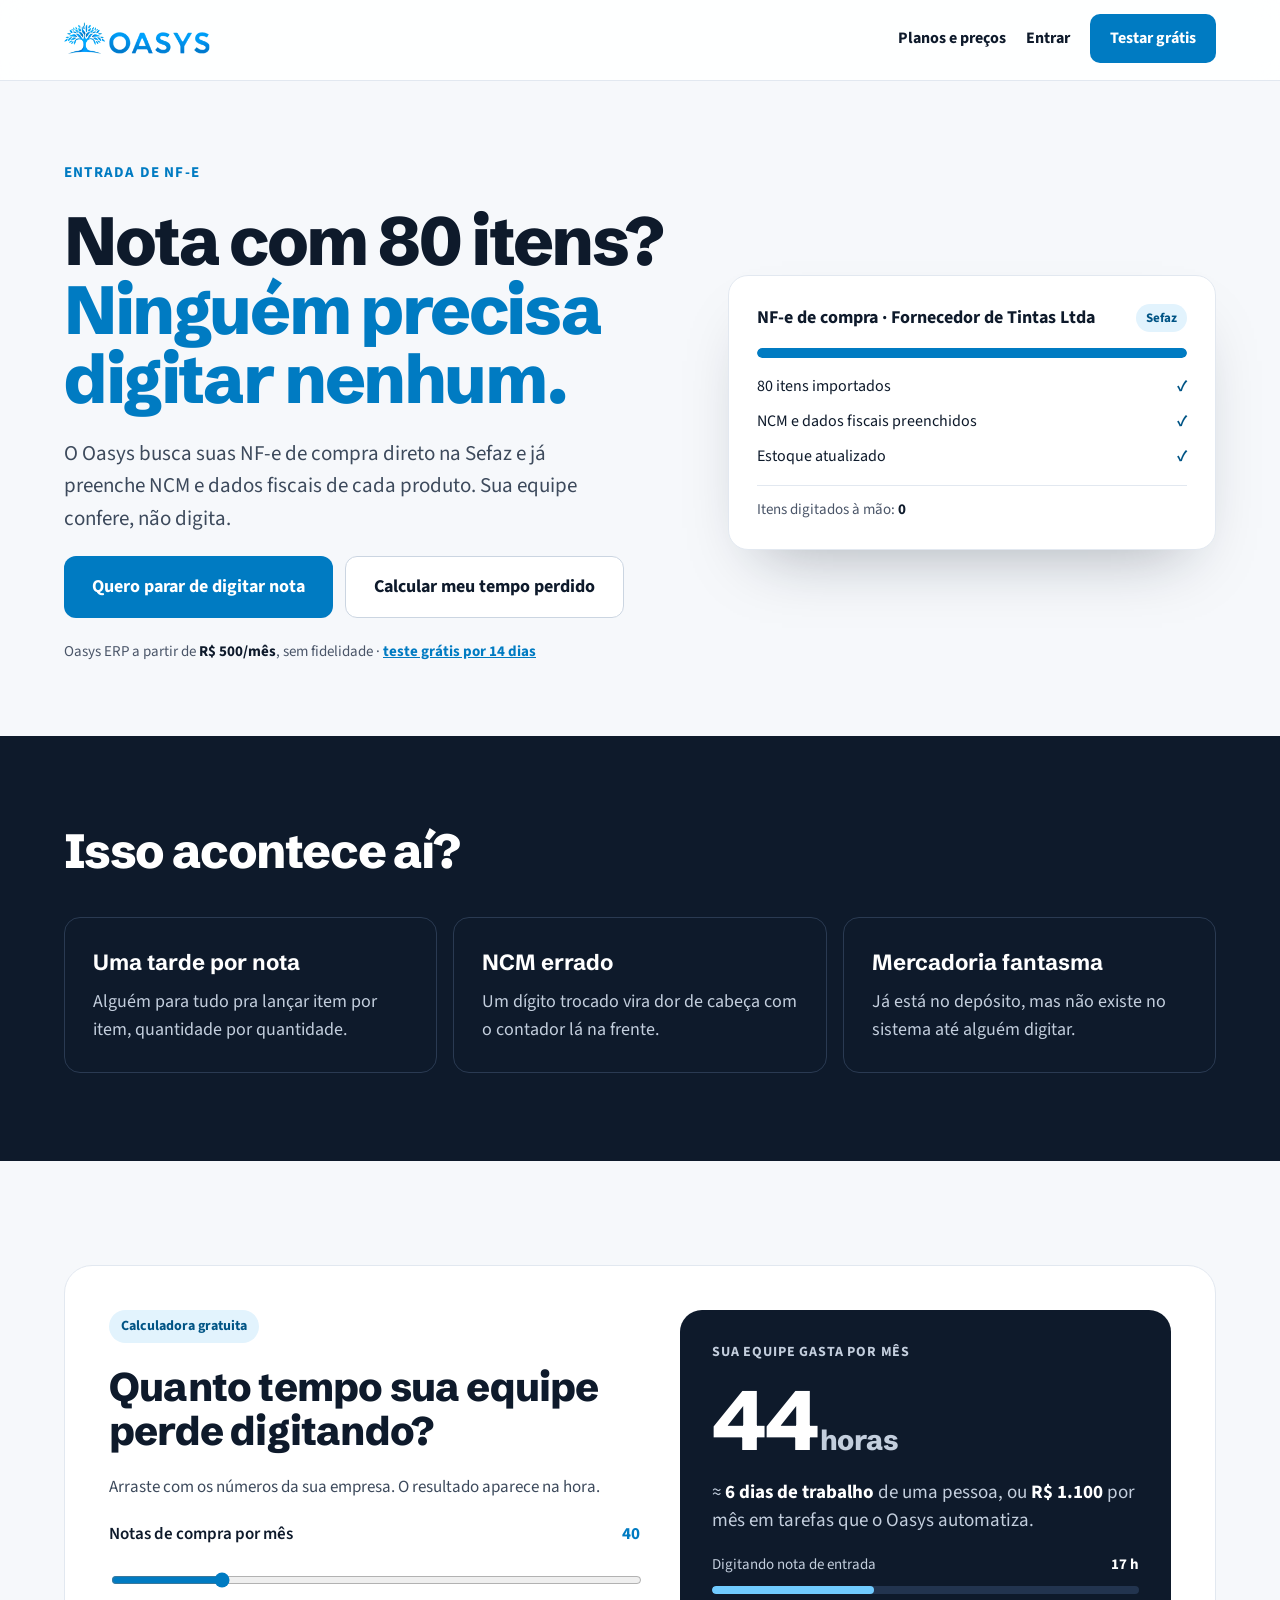
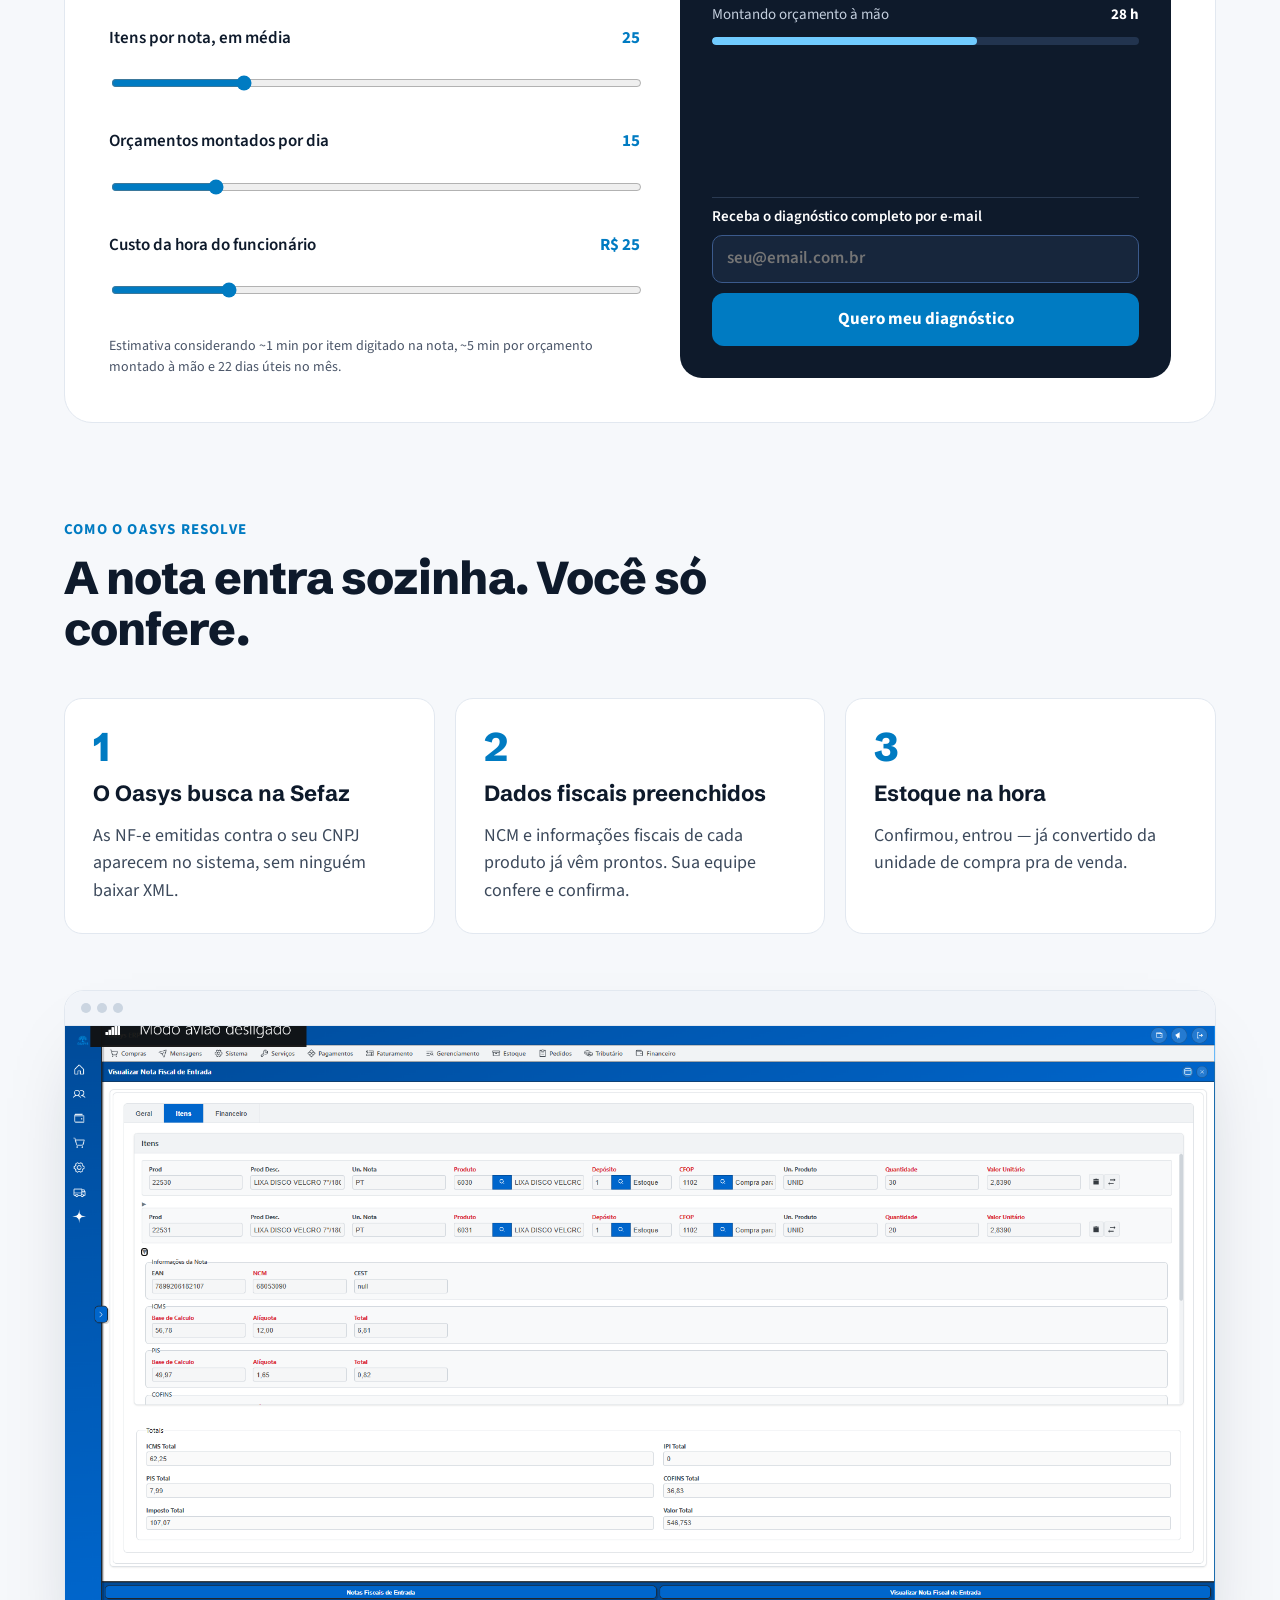
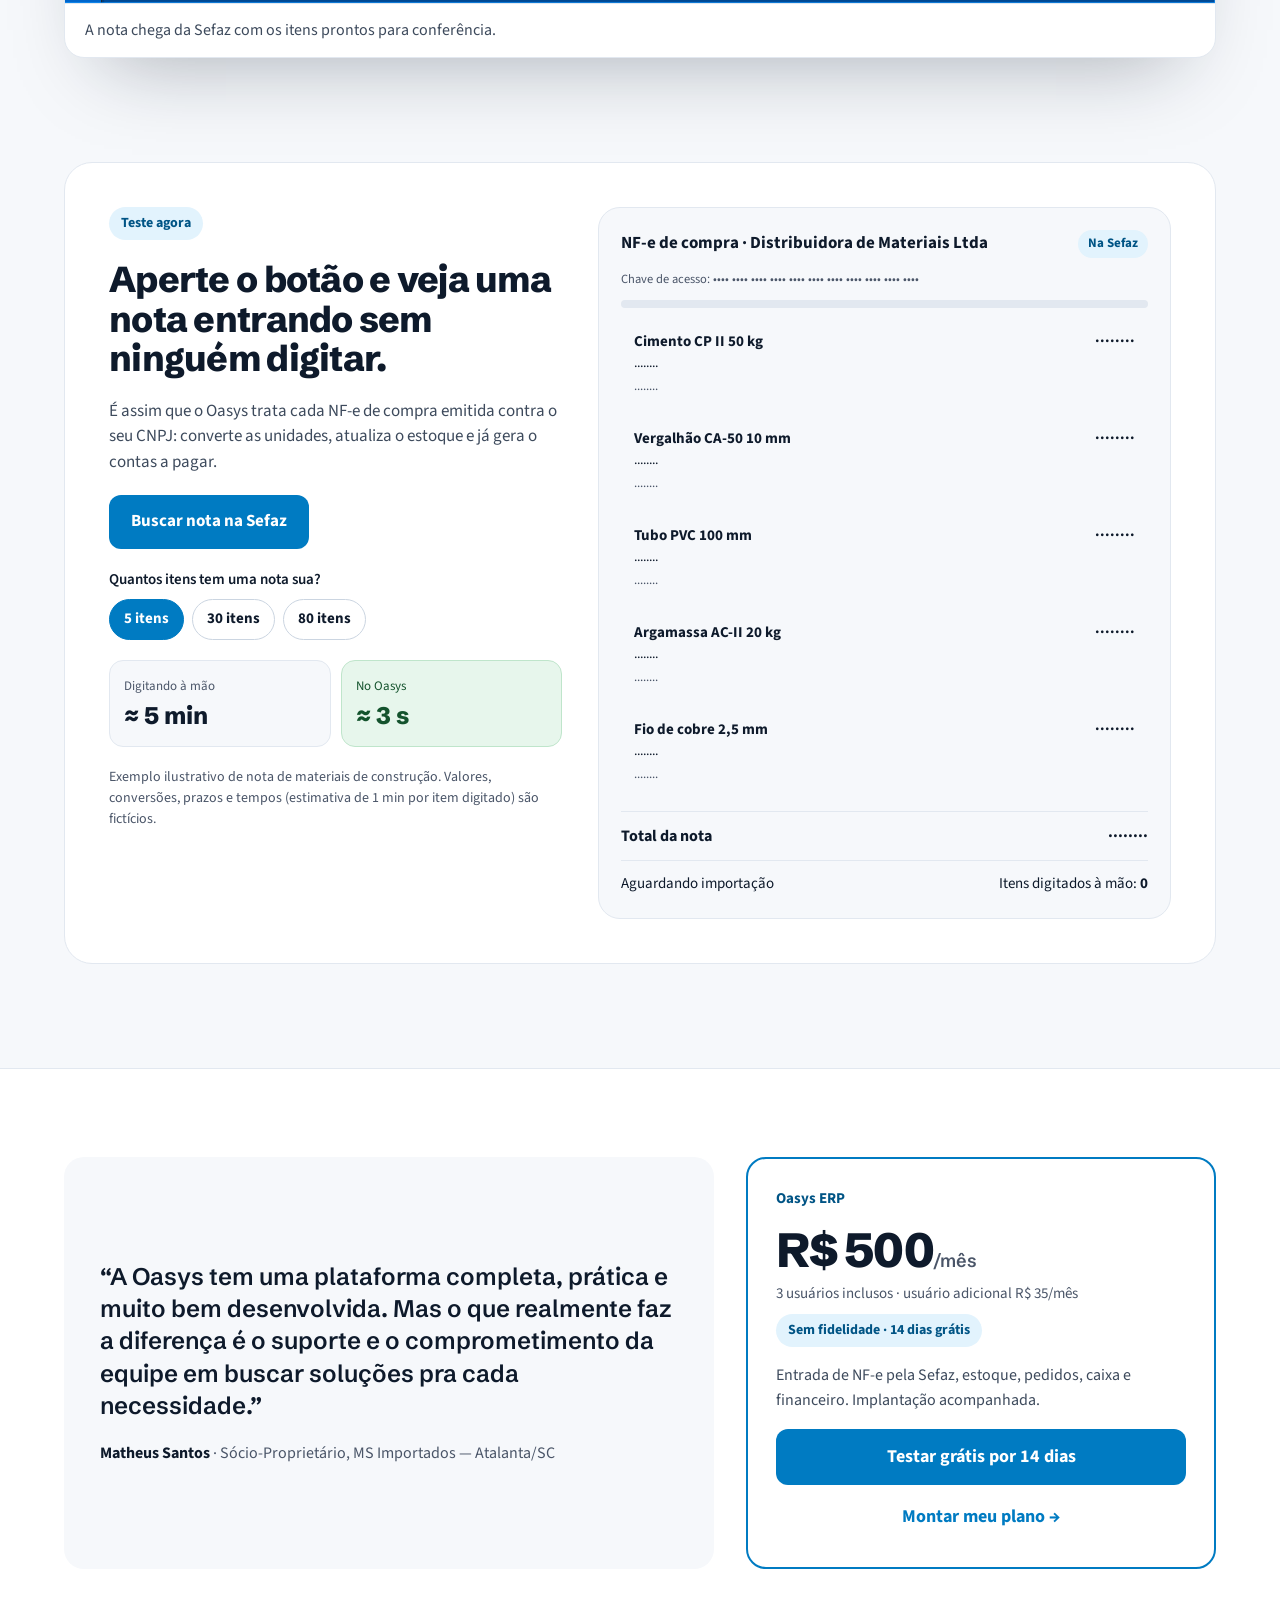
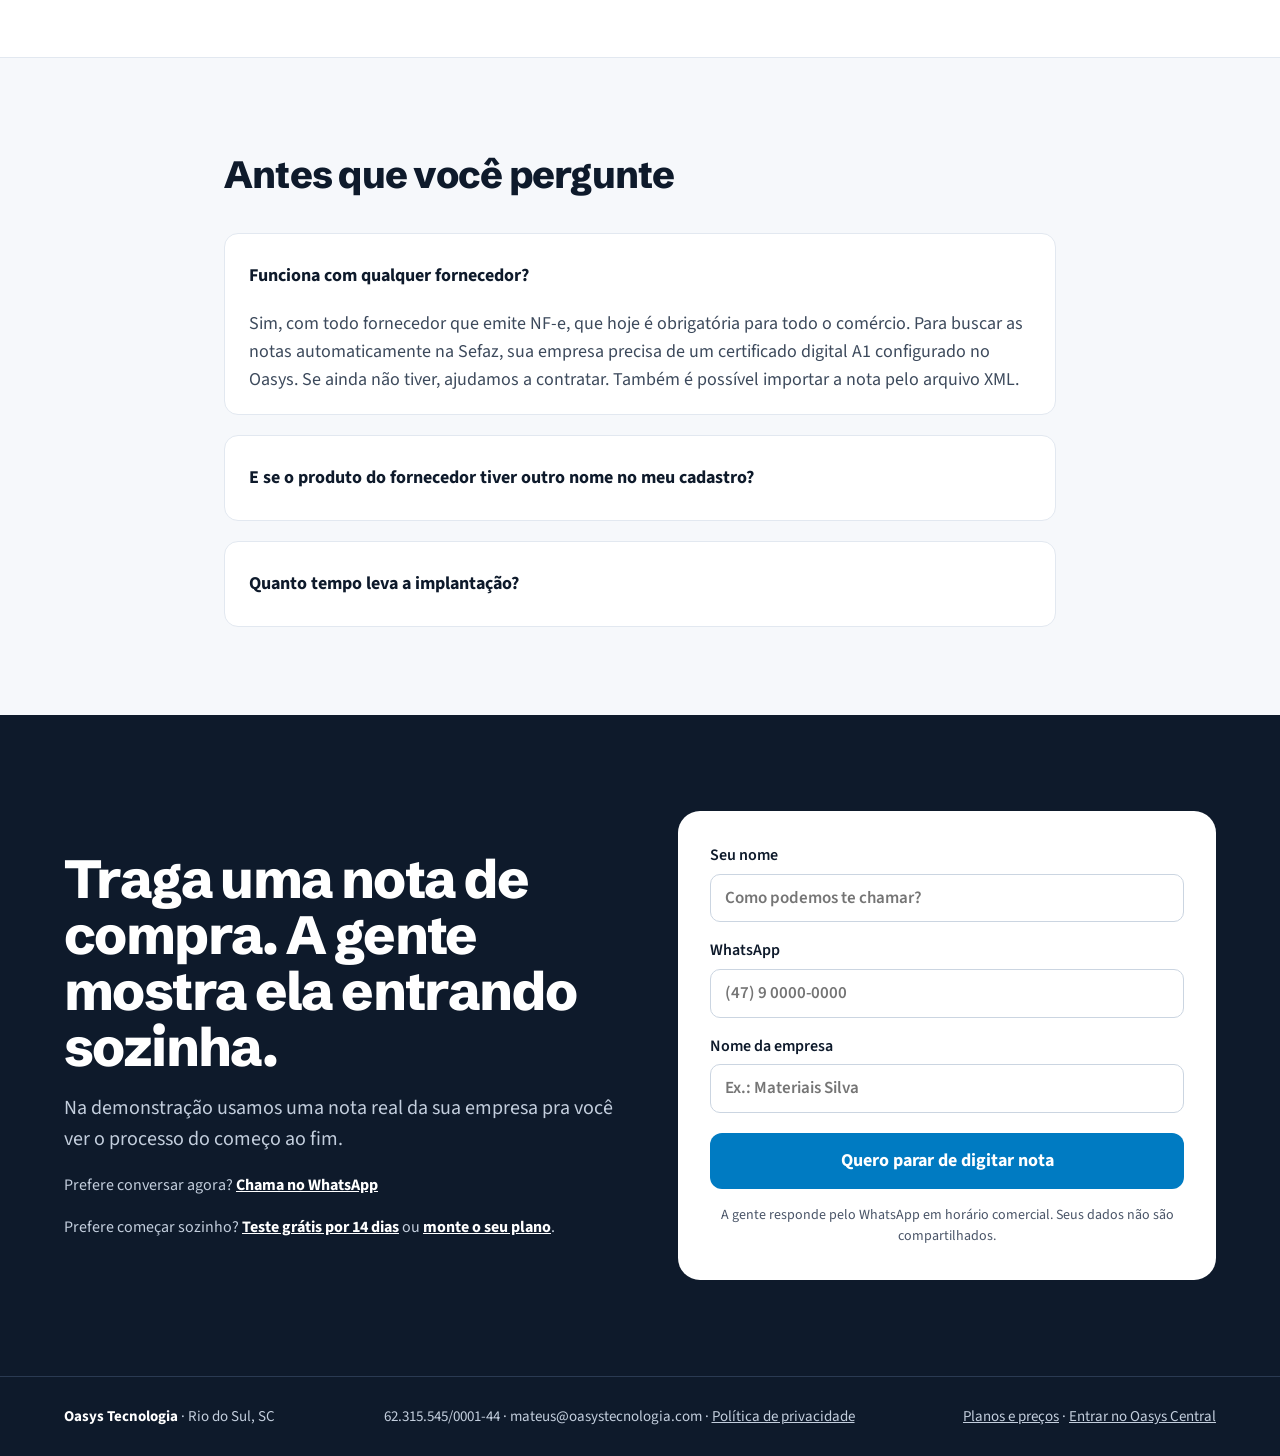
<file: nota-entrada/index.html>
<!doctype html>
<html lang="pt-BR">
<head>
<meta charset="utf-8">
<meta name="viewport" content="width=device-width, initial-scale=1, viewport-fit=cover">
<title>Chega de digitar nota de compra | Oasys ERP</title>
<meta name="description" content="O Oasys busca suas NF-e de compra direto na Sefaz e preenche NCM e dados fiscais de cada item. Sua equipe confere, não digita.">
<meta name="theme-color" content="#0E1A2B">
<link rel="canonical" href="https://www.oasystecnologia.com/nota-entrada/">
<meta property="og:type" content="website">
<meta property="og:locale" content="pt_BR">
<meta property="og:title" content="Chega de digitar nota de compra | Oasys ERP">
<meta property="og:description" content="O Oasys busca suas NF-e de compra direto na Sefaz e preenche NCM e dados fiscais de cada item. Sua equipe confere, não digita.">
<meta property="og:url" content="https://www.oasystecnologia.com/nota-entrada/">
<meta property="og:image" content="https://www.oasystecnologia.com/assets/og-share.png">
<link rel="icon" href="../assets/favicon.ico">
<link rel="preconnect" href="https://fonts.googleapis.com">
<link rel="preconnect" href="https://fonts.gstatic.com" crossorigin>
<link rel="stylesheet" href="https://fonts.googleapis.com/css2?family=Schibsted+Grotesk:wght@500;600;700;800&amp;family=Source+Sans+3:wght@400;500;600;700&amp;display=swap">
<link rel="stylesheet" href="../assets/oasys.css">
<!-- GA4 (opcional): descomente e troque G-XXXXXXX
<script async src="https://www.googletagmanager.com/gtag/js?id=G-XXXXXXX"></script>
<script>window.dataLayer=window.dataLayer||[];function gtag(){dataLayer.push(arguments);}gtag('js',new Date());gtag('config','G-XXXXXXX');</script>
-->
<!-- PostHog -->
<script>
  !function (t, e) { var o, n, p, r; e.__SV || (window.posthog && window.posthog.__loaded) || (window.posthog = e, e._i = [], e.init = function (i, s, a) { function g(t, e) { var o = e.split("."); 2 == o.length && (t = t[o[0]], e = o[1]), t[e] = function () { t.push([e].concat(Array.prototype.slice.call(arguments, 0))) } } (p = t.createElement("script")).type = "text/javascript", p.crossOrigin = "anonymous", p.async = !0, p.src = s.api_host.replace(".i.posthog.com", "-assets.i.posthog.com") + "/static/array.js", (r = t.getElementsByTagName("script")[0]).parentNode.insertBefore(p, r); var u = e; for (void 0 !== a ? u = e[a] = [] : a = "posthog", u.people = u.people || [], u.toString = function (t) { var e = "posthog"; return "posthog" !== a && (e += "." + a), t || (e += " (stub)"), e }, u.people.toString = function () { return u.toString(1) + ".people (stub)" }, o = "ki Ci init qi Hi pr Bi zi Di capture calculateEventProperties Qi register register_once register_for_session unregister unregister_for_session Ki getFeatureFlag getFeatureFlagPayload getFeatureFlagResult getAllFeatureFlags isFeatureEnabled reloadFeatureFlags updateFlags updateEarlyAccessFeatureEnrollment getEarlyAccessFeatures on onFeatureFlags onSurveysLoaded onSessionId getSurveys getActiveMatchingSurveys renderSurvey displaySurvey cancelPendingSurvey canRenderSurvey canRenderSurveyAsync Xi identify setPersonProperties unsetPersonProperties group resetGroups setPersonPropertiesForFlags resetPersonPropertiesForFlags setGroupPropertiesForFlags resetGroupPropertiesForFlags reset shutdown setIdentity clearIdentity get_distinct_id getGroups get_session_id get_session_replay_url alias set_config startSessionRecording stopSessionRecording sessionRecordingStarted captureException addExceptionStep captureLog startExceptionAutocapture stopExceptionAutocapture loadToolbar get_property getSessionProperty Ji Gi createPersonProfile setInternalOrTestUser Yi Ai rn opt_in_capturing opt_out_capturing has_opted_in_capturing has_opted_out_capturing get_explicit_consent_status is_capturing clear_opt_in_out_capturing Vi debug mr it getPageViewId captureTraceFeedback captureTraceMetric Oi".split(" "), n = 0; n < o.length; n++)g(u, o[n]); e._i.push([i, s, a]) }, e.__SV = 1) }(document, window.posthog || []);
  posthog.init('phc_B3N4hWCfWyWPVcXBxZ46384oaUZPbq9iN46KVtyxZEhM', {
    api_host: 'https://us.i.posthog.com',
    defaults: '2026-05-30',
    person_profiles: 'identified_only', // or 'always' to create profiles for anonymous users as well
  })
</script>
  <!-- Meta Pixel Code -->
  <script>
    !function (f, b, e, v, n, t, s) {
      if (f.fbq) return; n = f.fbq = function () {
        n.callMethod ?
          n.callMethod.apply(n, arguments) : n.queue.push(arguments)
      };
      if (!f._fbq) f._fbq = n; n.push = n; n.loaded = !0; n.version = '2.0';
      n.queue = []; t = b.createElement(e); t.async = !0;
      t.src = v; s = b.getElementsByTagName(e)[0];
      s.parentNode.insertBefore(t, s)
    }(window, document, 'script',
      'https://connect.facebook.net/en_US/fbevents.js');
    fbq('init', '1042096091507834');
    fbq('track', 'PageView');
  </script>
  <noscript><img height="1" width="1" style="display:none"
      src="https://www.facebook.com/tr?id=1042096091507834&ev=PageView&noscript=1" /></noscript>
  <!-- End Meta Pixel Code -->
</head>
<body data-lp="nota-entrada">
<div style="font-family: 'Source Sans 3', system-ui, sans-serif; color: #0E1A2B; background: #F6F8FB; font-size: 18px; line-height: 1.55; overflow-x: clip">

<header style="position: sticky; top: 0; z-index: 50; background: rgba(255,255,255,0.88); backdrop-filter: blur(12px); -webkit-backdrop-filter: blur(12px); border-bottom: 1px solid #E2E8F0">
<div style="max-width: 1200px; margin: 0 auto; padding: 14px 24px; display: flex; align-items: center; justify-content: space-between; gap: 16px">
<a href="https://www.oasystecnologia.com/" aria-label="Oasys — página inicial" style="display: inline-flex; align-items: center; text-decoration: none"><img src="../assets/logohorizontal.png" alt="Oasys" style="height: 32px; width: auto; display: block"></a>
<nav class="oz-nav" aria-label="Principal"><a class="oz-nav-sec" href="/planos/">Planos e preços</a><a href="https://app.oasystecnologia.com/central/conta" data-central-href="/central/conta">Entrar</a><a class="oz-nav-cta" href="/comecar/">Testar grátis</a></nav>
</div>
<div class="prog" aria-hidden="true" style="height: 3px; background: var(--azul); transform: scaleX(0); transform-origin: left"></div>
</header>
<main id="conteudo">


<!-- HERO -->
<section style="max-width: 1200px; margin: 0 auto; padding: clamp(48px, 6.3vw, 88px) 24px clamp(44px, 5.7vw, 80px); display: flex; flex-wrap: wrap; gap: 56px; align-items: center">
<div style="flex: 1 1 520px; min-width: 0; display: flex; flex-direction: column; gap: 22px">
<p class="load d1" style="margin: 0; font-weight: 700; font-size: 15px; letter-spacing: 0.08em; text-transform: uppercase; color: var(--azul)">Entrada de NF-e</p>
<h1 class="load d2" style="margin: 0; font-family: 'Schibsted Grotesk', sans-serif; font-weight: 800; font-size: clamp(40px, 5.4vw, 68px); line-height: 1.02; letter-spacing: -0.035em">Nota com 80 itens? <span style="color: var(--azul)">Ninguém precisa digitar nenhum.</span></h1>
<p class="load d3" style="margin: 0; font-size: clamp(18px, 2.2vw, 21px); color: #3D4A5C; max-width: 560px">O Oasys busca suas NF-e de compra direto na Sefaz e já preenche NCM e dados fiscais de cada produto. Sua equipe confere, não digita.</p>
<div class="load d4" style="display: flex; flex-wrap: wrap; gap: 12px">
<a class="btn" href="#demo" style="background: var(--azul); color: #FFFFFF; text-decoration: none; font-weight: 700; padding: 16px 28px; border-radius: 12px; min-height: 52px; box-sizing: border-box; display: inline-flex; align-items: center">Quero parar de digitar nota</a>
<a class="btn" href="#calculadora" style="background: #FFFFFF; color: #0E1A2B; border: 1.5px solid #CBD5E1; text-decoration: none; font-weight: 700; padding: 16px 28px; border-radius: 12px; min-height: 52px; box-sizing: border-box; display: inline-flex; align-items: center">Calcular meu tempo perdido</a>
</div>
<p class="load d5" style="margin: 0; font-size: 15px; color: #4A5568">Oasys ERP a partir de <strong data-preco-de="erp" style="color: #0E1A2B">R$ 500/mês</strong>, sem fidelidade · <a href="/comecar/" style="font-weight: 700">teste grátis por 14 dias</a></p>
</div>
<div class="par" style="flex: 1 1 400px; min-width: 0">
<div class="load d4" style="background: #FFFFFF; border: 1px solid #E2E8F0; border-radius: 20px; padding: 28px; display: flex; flex-direction: column; gap: 16px; box-shadow: 0 32px 64px -32px rgba(14,26,43,0.35)">
<div style="display: flex; justify-content: space-between; gap: 12px; align-items: center"><span style="font-weight: 700">NF-e de compra · Fornecedor de Tintas Ltda</span><span style="background: #E2F3FD; color: #005485; font-weight: 700; font-size: 13px; padding: 4px 10px; border-radius: 999px">Sefaz</span></div>
<div aria-hidden="true" style="height: 10px; background: #EEF2F7; border-radius: 99px; overflow: hidden"><div class="fill" style="height: 100%; width: 100%; background: var(--azul); border-radius: 99px"></div></div>
<div style="display: flex; flex-direction: column; gap: 10px; font-size: 16px">
<div style="display: flex; justify-content: space-between; gap: 12px"><span>80 itens importados</span><span style="color: #005485; font-weight: 700">✓</span></div>
<div style="display: flex; justify-content: space-between; gap: 12px"><span>NCM e dados fiscais preenchidos</span><span style="color: #005485; font-weight: 700">✓</span></div>
<div style="display: flex; justify-content: space-between; gap: 12px"><span>Estoque atualizado</span><span style="color: #005485; font-weight: 700">✓</span></div>
</div>
<div style="border-top: 1px solid #E2E8F0; padding-top: 12px; font-size: 15px; color: #4A5568">Itens digitados à mão: <strong style="color: #0E1A2B">0</strong></div>
</div>
</div>
</section>

<!-- SINTOMAS -->
<section style="background: #0E1A2B; color: #FFFFFF">
<div style="max-width: 1200px; margin: 0 auto; padding: clamp(52px, 6.9vw, 96px) 24px; display: flex; flex-direction: column; gap: 40px">
<h2 class="rv" style="margin: 0; font-family: 'Schibsted Grotesk', sans-serif; font-weight: 800; font-size: clamp(32px, 3.8vw, 48px); line-height: 1.08; letter-spacing: -0.025em">Isso acontece aí?</h2>
<div style="display: grid; grid-template-columns: repeat(auto-fit, minmax(300px, 1fr)); gap: 16px">
<div class="rv" style="border: 1px solid #2A3A52; border-radius: 16px; padding: 28px; display: flex; flex-direction: column; gap: 8px"><strong style="font-family: 'Schibsted Grotesk', sans-serif; font-size: 22px">Uma tarde por nota</strong><span style="color: #C3CEDD">Alguém para tudo pra lançar item por item, quantidade por quantidade.</span></div>
<div class="rv s2" style="border: 1px solid #2A3A52; border-radius: 16px; padding: 28px; display: flex; flex-direction: column; gap: 8px"><strong style="font-family: 'Schibsted Grotesk', sans-serif; font-size: 22px">NCM errado</strong><span style="color: #C3CEDD">Um dígito trocado vira dor de cabeça com o contador lá na frente.</span></div>
<div class="rv s3" style="border: 1px solid #2A3A52; border-radius: 16px; padding: 28px; display: flex; flex-direction: column; gap: 8px"><strong style="font-family: 'Schibsted Grotesk', sans-serif; font-size: 22px">Mercadoria fantasma</strong><span style="color: #C3CEDD">Já está no depósito, mas não existe no sistema até alguém digitar.</span></div>
</div>
</div>
</section>

<!-- CALCULADORA -->
<section id="calculadora" style="max-width: 1200px; margin: 0 auto; padding: 104px 24px 0">
<div class="rv"><div data-widget="calculadora"><noscript><p style="padding: 24px; background: #FFFFFF; border-radius: 20px">Ative o JavaScript para usar este simulador.</p></noscript></div></div>
</section>

<!-- SOLUÇÃO -->
<section style="max-width: 1200px; margin: 0 auto; padding: clamp(56px, 7.4vw, 104px) 24px 56px; display: flex; flex-direction: column; gap: 44px">
<div class="rv" style="max-width: 760px; display: flex; flex-direction: column; gap: 12px">
<p style="margin: 0; font-weight: 700; font-size: 15px; letter-spacing: 0.08em; text-transform: uppercase; color: var(--azul)">Como o Oasys resolve</p>
<h2 style="margin: 0; font-family: 'Schibsted Grotesk', sans-serif; font-weight: 800; font-size: clamp(32px, 3.6vw, 46px); line-height: 1.1; letter-spacing: -0.02em">A nota entra sozinha. Você só confere.</h2>
</div>
<div style="display: grid; grid-template-columns: repeat(auto-fit, minmax(300px, 1fr)); gap: 20px">
<article class="rv card" style="background: #FFFFFF; border: 1px solid #E2E8F0; border-radius: 18px; padding: 28px; display: flex; flex-direction: column; gap: 10px"><span style="font-family: 'Schibsted Grotesk', sans-serif; font-weight: 800; font-size: 40px; color: var(--azul); line-height: 1">1</span><h3 style="margin: 0; font-family: 'Schibsted Grotesk', sans-serif; font-size: 22px">O Oasys busca na Sefaz</h3><p style="margin: 0; color: #3D4A5C">As NF-e emitidas contra o seu CNPJ aparecem no sistema, sem ninguém baixar XML.</p></article>
<article class="rv s2 card" style="background: #FFFFFF; border: 1px solid #E2E8F0; border-radius: 18px; padding: 28px; display: flex; flex-direction: column; gap: 10px"><span style="font-family: 'Schibsted Grotesk', sans-serif; font-weight: 800; font-size: 40px; color: var(--azul); line-height: 1">2</span><h3 style="margin: 0; font-family: 'Schibsted Grotesk', sans-serif; font-size: 22px">Dados fiscais preenchidos</h3><p style="margin: 0; color: #3D4A5C">NCM e informações fiscais de cada produto já vêm prontos. Sua equipe confere e confirma.</p></article>
<article class="rv s3 card" style="background: #FFFFFF; border: 1px solid #E2E8F0; border-radius: 18px; padding: 28px; display: flex; flex-direction: column; gap: 10px"><span style="font-family: 'Schibsted Grotesk', sans-serif; font-weight: 800; font-size: 40px; color: var(--azul); line-height: 1">3</span><h3 style="margin: 0; font-family: 'Schibsted Grotesk', sans-serif; font-size: 22px">Estoque na hora</h3><p style="margin: 0; color: #3D4A5C">Confirmou, entrou — já convertido da unidade de compra pra de venda.</p></article>
</div>
</section>

<!-- PRINT -->
<section style="max-width: 1200px; margin: 0 auto; padding: 0 24px 104px">
<div class="zoom"><figure style="margin: 0; background: #FFFFFF; border: 1px solid var(--linha); border-radius: 20px; overflow: hidden; box-shadow: 0 40px 80px -40px rgba(14,26,43,0.35)">
<div aria-hidden="true" style="display: flex; gap: 6px; padding: 12px 16px; background: #F1F4F9; border-bottom: 1px solid var(--linha)"><span style="width: 10px; height: 10px; border-radius: 50%; background: #CBD5E1"></span><span style="width: 10px; height: 10px; border-radius: 50%; background: #CBD5E1"></span><span style="width: 10px; height: 10px; border-radius: 50%; background: #CBD5E1"></span></div>
<img src="../assets/nfentrada.png" alt="Tela de visualização de nota fiscal de entrada no Oasys, com itens, NCM e impostos preenchidos" width="1905" height="956" loading="lazy" style="display: block; width: 100%; height: auto">
<figcaption style="padding: 14px 20px; font-size: 16px; color: var(--texto); border-top: 1px solid var(--linha)">A nota chega da Sefaz com os itens prontos para conferência.</figcaption>
</figure></div>
</section>

<!-- TESTE AGORA -->
<section id="teste" style="max-width: 1200px; margin: 0 auto; padding: 0 24px 104px">
<div class="rv"><div data-widget="sim-nota"><noscript><p style="padding: 24px; background: #FFFFFF; border-radius: 20px">Ative o JavaScript para usar este simulador.</p></noscript></div></div>
</section>

<!-- PROVA + PREÇO -->
<section style="background: #FFFFFF; border-top: 1px solid #E2E8F0; border-bottom: 1px solid #E2E8F0">
<div style="max-width: 1200px; margin: 0 auto; padding: clamp(52px, 6.9vw, 96px) 24px; display: flex; flex-wrap: wrap; gap: 32px; align-items: stretch">
<figure class="rvl" style="flex: 1 1 520px; min-width: 0; margin: 0; background: #F6F8FB; border-radius: 20px; padding: 36px; display: flex; flex-direction: column; gap: 18px; justify-content: center">
<blockquote style="margin: 0; font-family: 'Schibsted Grotesk', sans-serif; font-size: 24px; line-height: 1.35; font-weight: 600">“A Oasys tem uma plataforma completa, prática e muito bem desenvolvida. Mas o que realmente faz a diferença é o suporte e o comprometimento da equipe em buscar soluções pra cada necessidade.”</blockquote>
<figcaption style="color: #4A5568; font-size: 16px"><strong style="color: #0E1A2B">Matheus Santos</strong> · Sócio-Proprietário, MS Importados — Atalanta/SC</figcaption>
</figure>
<div class="rvr" style="flex: 1 1 340px; min-width: 0"><div data-widget="preco" data-plano="erp" data-desc="Entrada de NF-e pela Sefaz, estoque, pedidos, caixa e financeiro. Implantação acompanhada." style="height: 100%"></div></div>
</div>
</section>

<!-- OBJEÇÕES -->
<section style="max-width: 880px; margin: 0 auto; padding: clamp(52px, 6.9vw, 96px) 24px; display: flex; flex-direction: column; gap: 20px">
<h2 class="rv" style="margin: 0 0 8px; font-family: 'Schibsted Grotesk', sans-serif; font-weight: 800; font-size: clamp(28px, 3vw, 38px); letter-spacing: -0.02em">Antes que você pergunte</h2>
<details class="rv" open style="background: #FFFFFF; border: 1px solid #E2E8F0; border-radius: 14px; padding: 20px 24px"><summary style="font-weight: 700; cursor: pointer">Funciona com qualquer fornecedor?</summary><p style="margin: 12px 0 0; color: #3D4A5C">Sim, com todo fornecedor que emite NF-e, que hoje é obrigatória para todo o comércio. Para buscar as notas automaticamente na Sefaz, sua empresa precisa de um certificado digital A1 configurado no Oasys. Se ainda não tiver, ajudamos a contratar. Também é possível importar a nota pelo arquivo XML.</p></details>
<details class="rv" style="background: #FFFFFF; border: 1px solid #E2E8F0; border-radius: 14px; padding: 20px 24px"><summary style="font-weight: 700; cursor: pointer">E se o produto do fornecedor tiver outro nome no meu cadastro?</summary><p style="margin: 12px 0 0; color: #3D4A5C">Sem problema. Na primeira entrada, você vincula o item da nota ao produto do seu cadastro uma única vez. O Oasys guarda esse vínculo por fornecedor e, nas próximas notas, faz a associação sozinho. Também dá para configurar a conversão de unidade (por exemplo, caixa com 12 para unidade).</p></details>
<details class="rv" style="background: #FFFFFF; border: 1px solid #E2E8F0; border-radius: 14px; padding: 20px 24px"><summary style="font-weight: 700; cursor: pointer">Quanto tempo leva a implantação?</summary><p style="margin: 12px 0 0; color: #3D4A5C">Em média, 20 dias para a migração completa dos dados. Depois que o certificado digital está configurado, a entrada de notas já funciona no mesmo dia.</p></details>
</section>

<section id="demo" style="color: #FFFFFF; background: var(--tinta); overflow: hidden">
<div style="max-width: 1200px; margin: 0 auto; padding: 96px 24px; display: flex; flex-wrap: wrap; gap: 56px; align-items: center">
<div class="rvl" style="flex: 1 1 440px; min-width: 0; display: flex; flex-direction: column; gap: 18px">
<h2 style="margin: 0; font-family: 'Schibsted Grotesk', sans-serif; font-weight: 800; font-size: clamp(34px, 4.2vw, 54px); line-height: 1.04; letter-spacing: -0.03em">Traga uma nota de compra. A gente mostra ela entrando sozinha.</h2>
<p style="margin: 0; color: #C3CEDD; font-size: 20px">Na demonstração usamos uma nota real da sua empresa pra você ver o processo do começo ao fim.</p>
<p style="margin: 0; color: #C3CEDD; font-size: 16px">Prefere conversar agora? <a href="https://wa.me/554731804931" style="color: #FFFFFF; font-weight: 700">Chama no WhatsApp</a></p>
<p style="margin: 0; color: #C3CEDD; font-size: 16px">Prefere começar sozinho? <a href="/comecar/" style="color: #FFFFFF; font-weight: 700">Teste grátis por 14 dias</a> ou <a href="/planos/" style="color: #FFFFFF; font-weight: 700">monte o seu plano</a>.</p>
</div>
<form class="rvr" data-form="demo" data-endpoint="/leads.php" novalidate style="flex: 1 1 420px; min-width: 0; background: #FFFFFF; color: var(--tinta); border-radius: 22px; padding: 32px">
<div data-campos style="display: flex; flex-direction: column; gap: 16px">
<label style="display: flex; flex-direction: column; gap: 6px; font-weight: 600; font-size: 16px">Seu nome<input type="text" name="nome" autocomplete="name" required placeholder="Como podemos te chamar?" style="min-height: 48px; padding: 10px 14px; border: 1.5px solid #CBD5E1; border-radius: 10px; font-size: 17px"></label>
<label style="display: flex; flex-direction: column; gap: 6px; font-weight: 600; font-size: 16px">WhatsApp<input type="tel" name="whatsapp" autocomplete="tel" inputmode="tel" required placeholder="(47) 9 0000-0000" style="min-height: 48px; padding: 10px 14px; border: 1.5px solid #CBD5E1; border-radius: 10px; font-size: 17px"></label>
<label style="display: flex; flex-direction: column; gap: 6px; font-weight: 600; font-size: 16px">Nome da empresa<input type="text" name="empresa" autocomplete="organization" placeholder="Ex.: Materiais Silva" style="min-height: 48px; padding: 10px 14px; border: 1.5px solid #CBD5E1; border-radius: 10px; font-size: 17px"></label>
<span data-erro role="alert" hidden style="font-size: 14px; font-weight: 700; color: #B42318"></span>
<button class="btn oz-primario" type="submit" style="font-size: 18px; min-height: 56px; margin-top: 4px">Quero parar de digitar nota</button>
<p style="margin: 0; font-size: 14px; color: var(--suave); text-align: center">A gente responde pelo WhatsApp em horário comercial. Seus dados não são compartilhados.</p>
</div>
<div data-ok hidden tabindex="-1" role="status" style="display: flex; flex-direction: column; gap: 12px; align-items: flex-start; padding: 8px 0">
<svg aria-hidden="true" width="40" height="40" viewBox="0 0 24 24" fill="none" stroke="#007BC2" stroke-width="2.4" stroke-linecap="round" stroke-linejoin="round"><circle cx="12" cy="12" r="10"></circle><path d="M7 12.5l3.5 3.5L17 9"></path></svg>
<strong style="font-family: 'Schibsted Grotesk', sans-serif; font-size: 26px">Recebemos seu contato!</strong>
<span style="color: var(--texto)">Em breve alguém da Oasys chama você no WhatsApp para marcar o melhor horário.</span>
</div>
</form>
</div>
</section>
</main>
<div class="mbar" style="position: fixed; left: 0; right: 0; bottom: 0; z-index: 60; background: rgba(255,255,255,0.96); backdrop-filter: blur(10px); -webkit-backdrop-filter: blur(10px); border-top: 1px solid var(--linha); padding: 10px 16px calc(10px + env(safe-area-inset-bottom)); gap: 10px">
<a href="#demo" style="flex: 1; background: var(--azul); color: #FFFFFF; text-decoration: none; font-weight: 700; font-size: 16px; border-radius: 12px; min-height: 48px; display: flex; align-items: center; justify-content: center; text-align: center; padding: 0 8px">Quero parar de digitar nota</a>
<a href="https://wa.me/554731804931" style="flex: 0 0 auto; background: #FFFFFF; color: var(--tinta); border: 1.5px solid #CBD5E1; text-decoration: none; font-weight: 700; font-size: 16px; border-radius: 12px; min-height: 48px; padding: 0 16px; display: flex; align-items: center; gap: 8px"><svg aria-hidden="true" width="18" height="18" viewBox="0 0 24 24" fill="none" stroke="currentColor" stroke-width="2" stroke-linecap="round" stroke-linejoin="round"><path d="M21 11.5a8.4 8.4 0 0 1-12.4 7.4L3 21l2.1-5.5A8.4 8.4 0 1 1 21 11.5z"></path></svg>WhatsApp</a>
</div>
<footer style="background: var(--tinta); color: #C3CEDD; border-top: 1px solid #2A3A52">
<div style="max-width: 1200px; margin: 0 auto; padding: 28px 24px; display: flex; flex-wrap: wrap; justify-content: space-between; gap: 12px; font-size: 15px">
<span><strong style="color: #FFFFFF">Oasys Tecnologia</strong> · Rio do Sul, SC</span>
<span>62.315.545/0001-44 · mateus@oasystecnologia.com · <a href="/politica-de-privacidade.html" style="color: #C3CEDD">Política de privacidade</a></span>
<span><a href="/planos/" style="color: #C3CEDD">Planos e preços</a> · <a href="https://app.oasystecnologia.com/central/conta" data-central-href="/central/conta" style="color: #C3CEDD">Entrar no Oasys Central</a></span>
</div>
</footer>
</div>
<script src="../assets/oasys.js" defer></script>
</body>
</html>
</file>
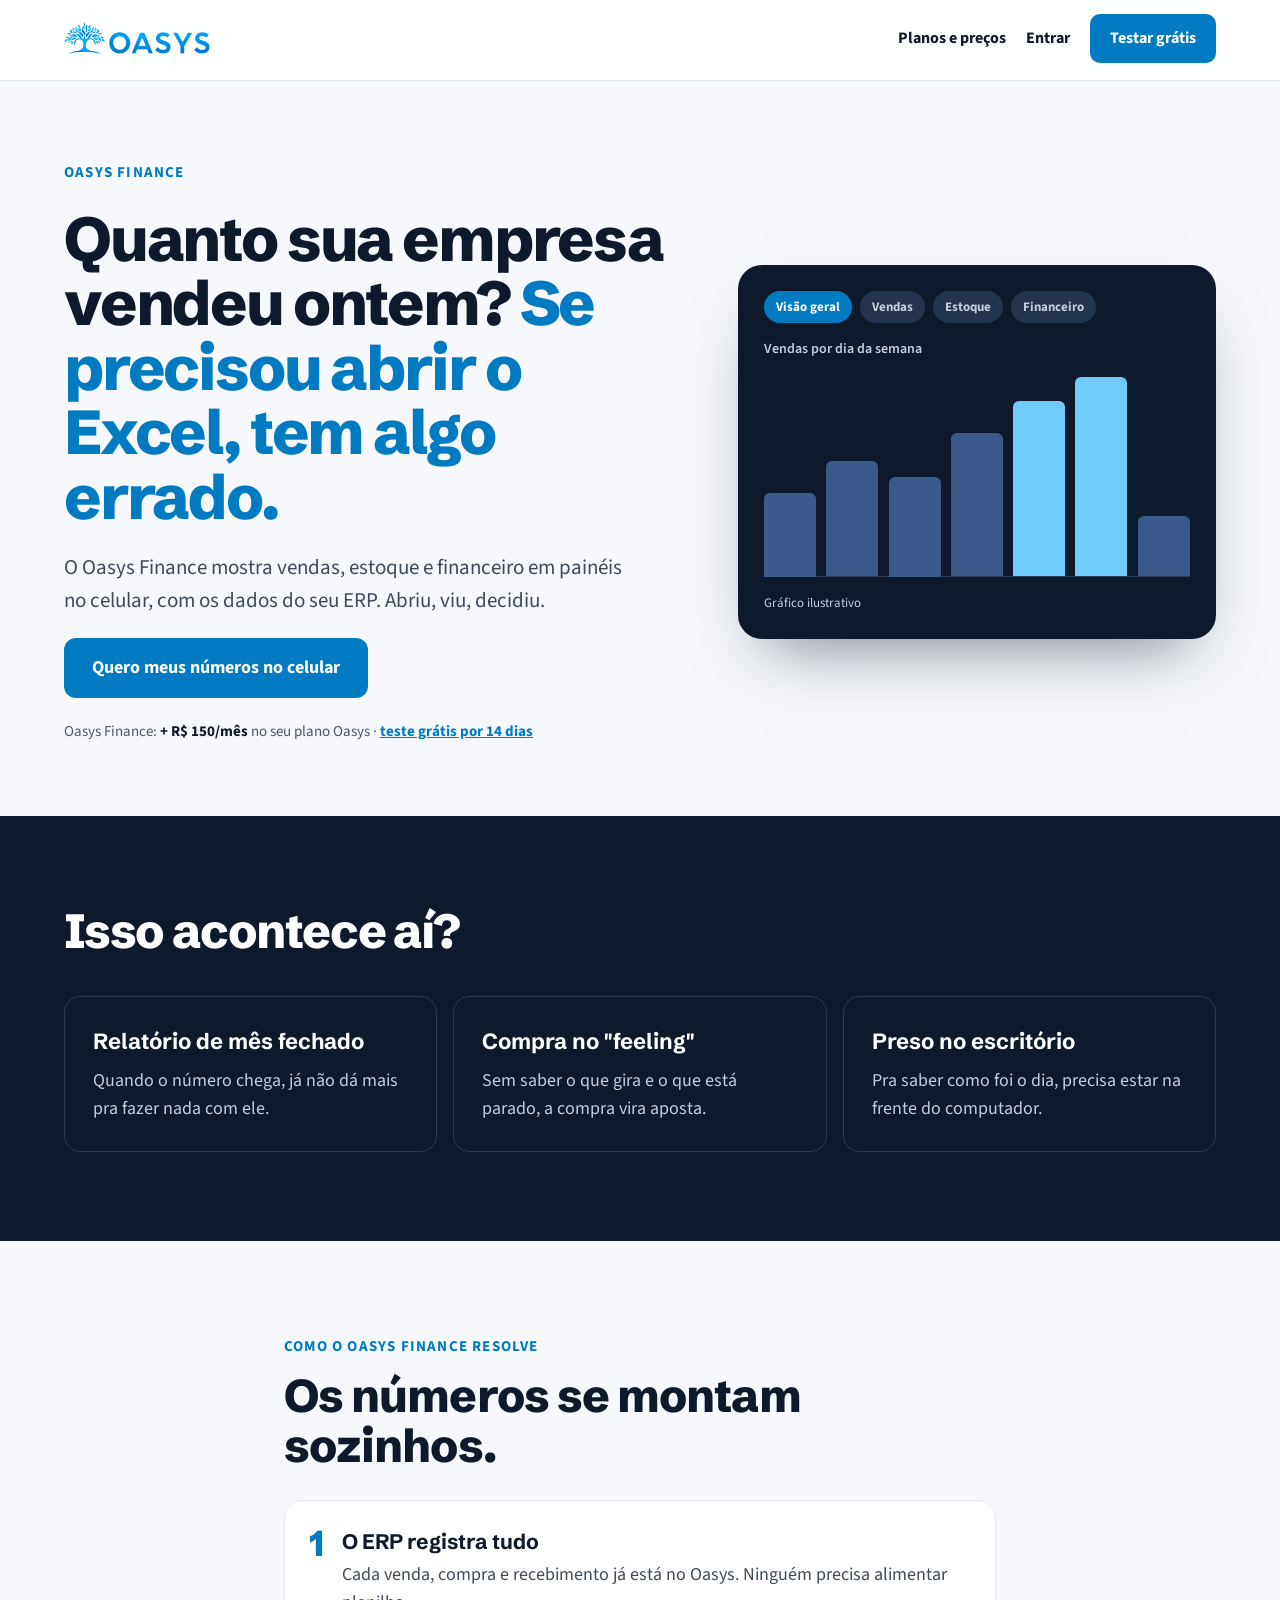
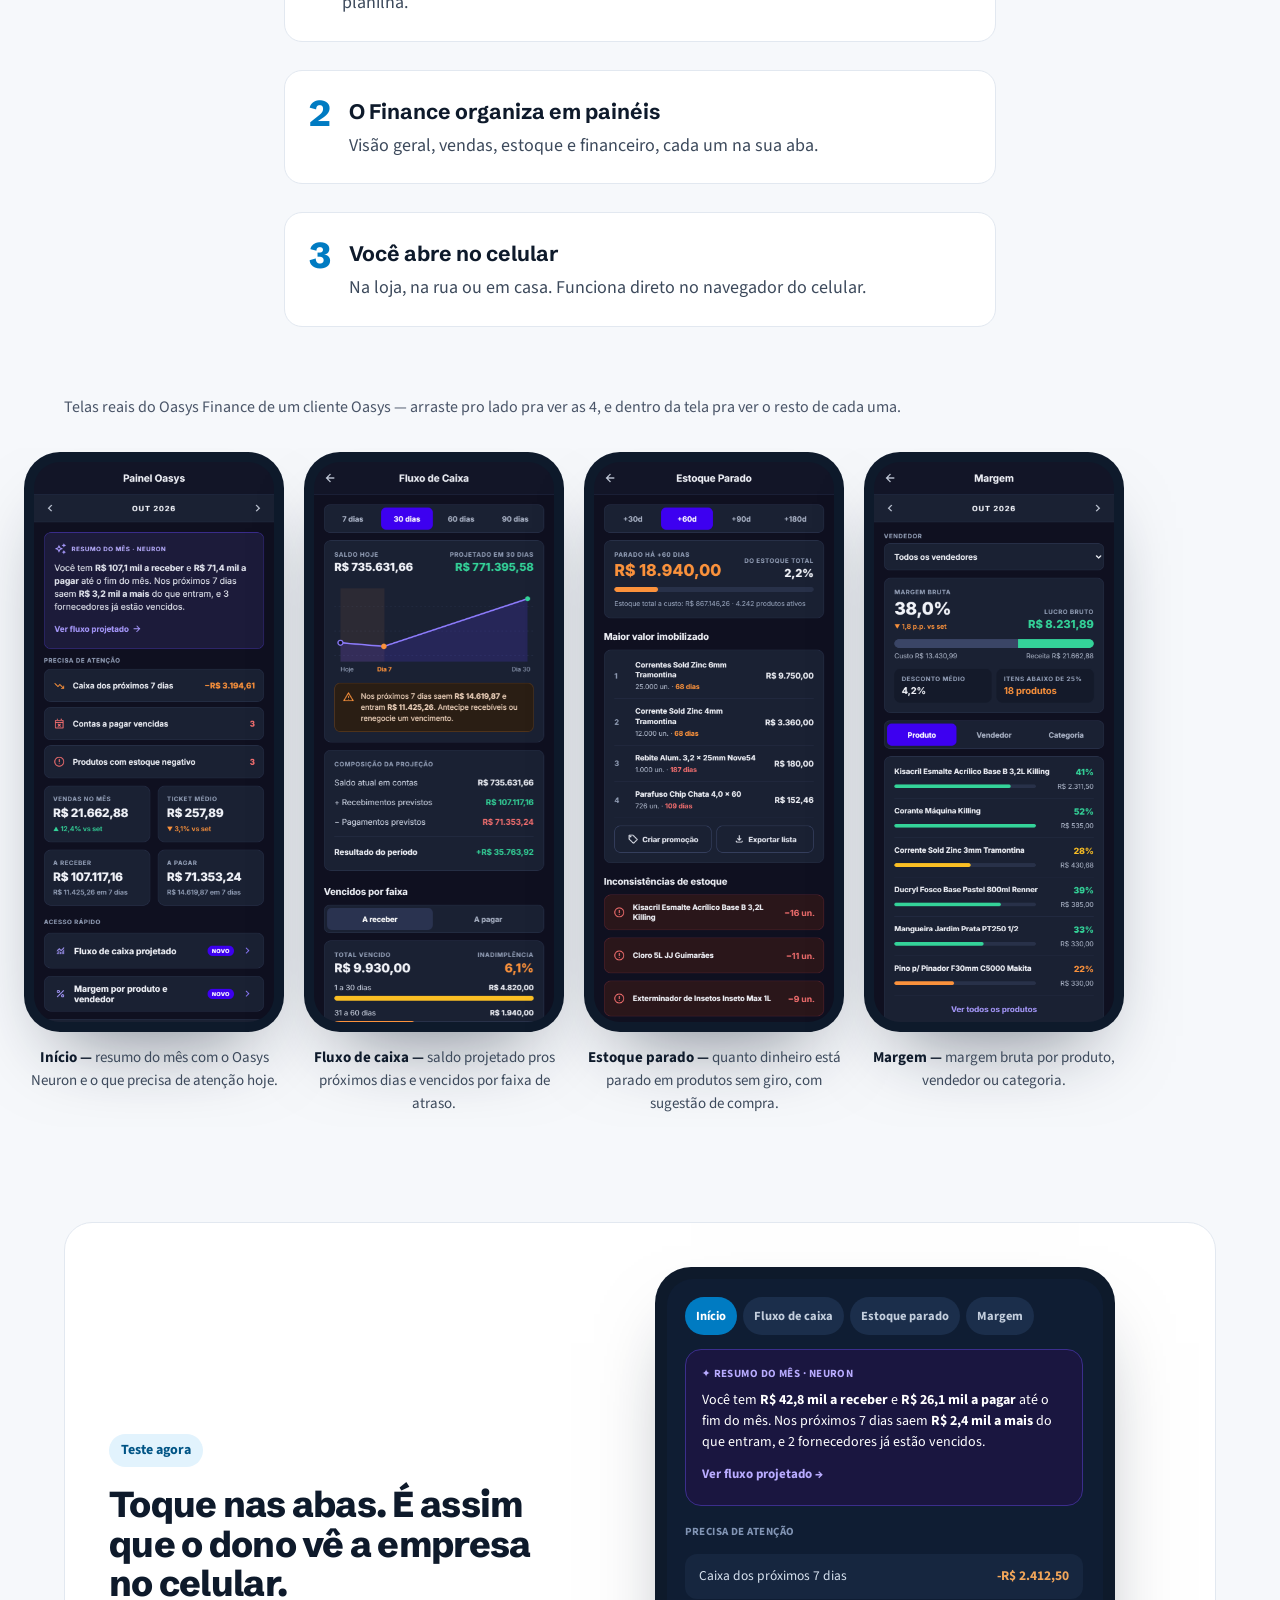
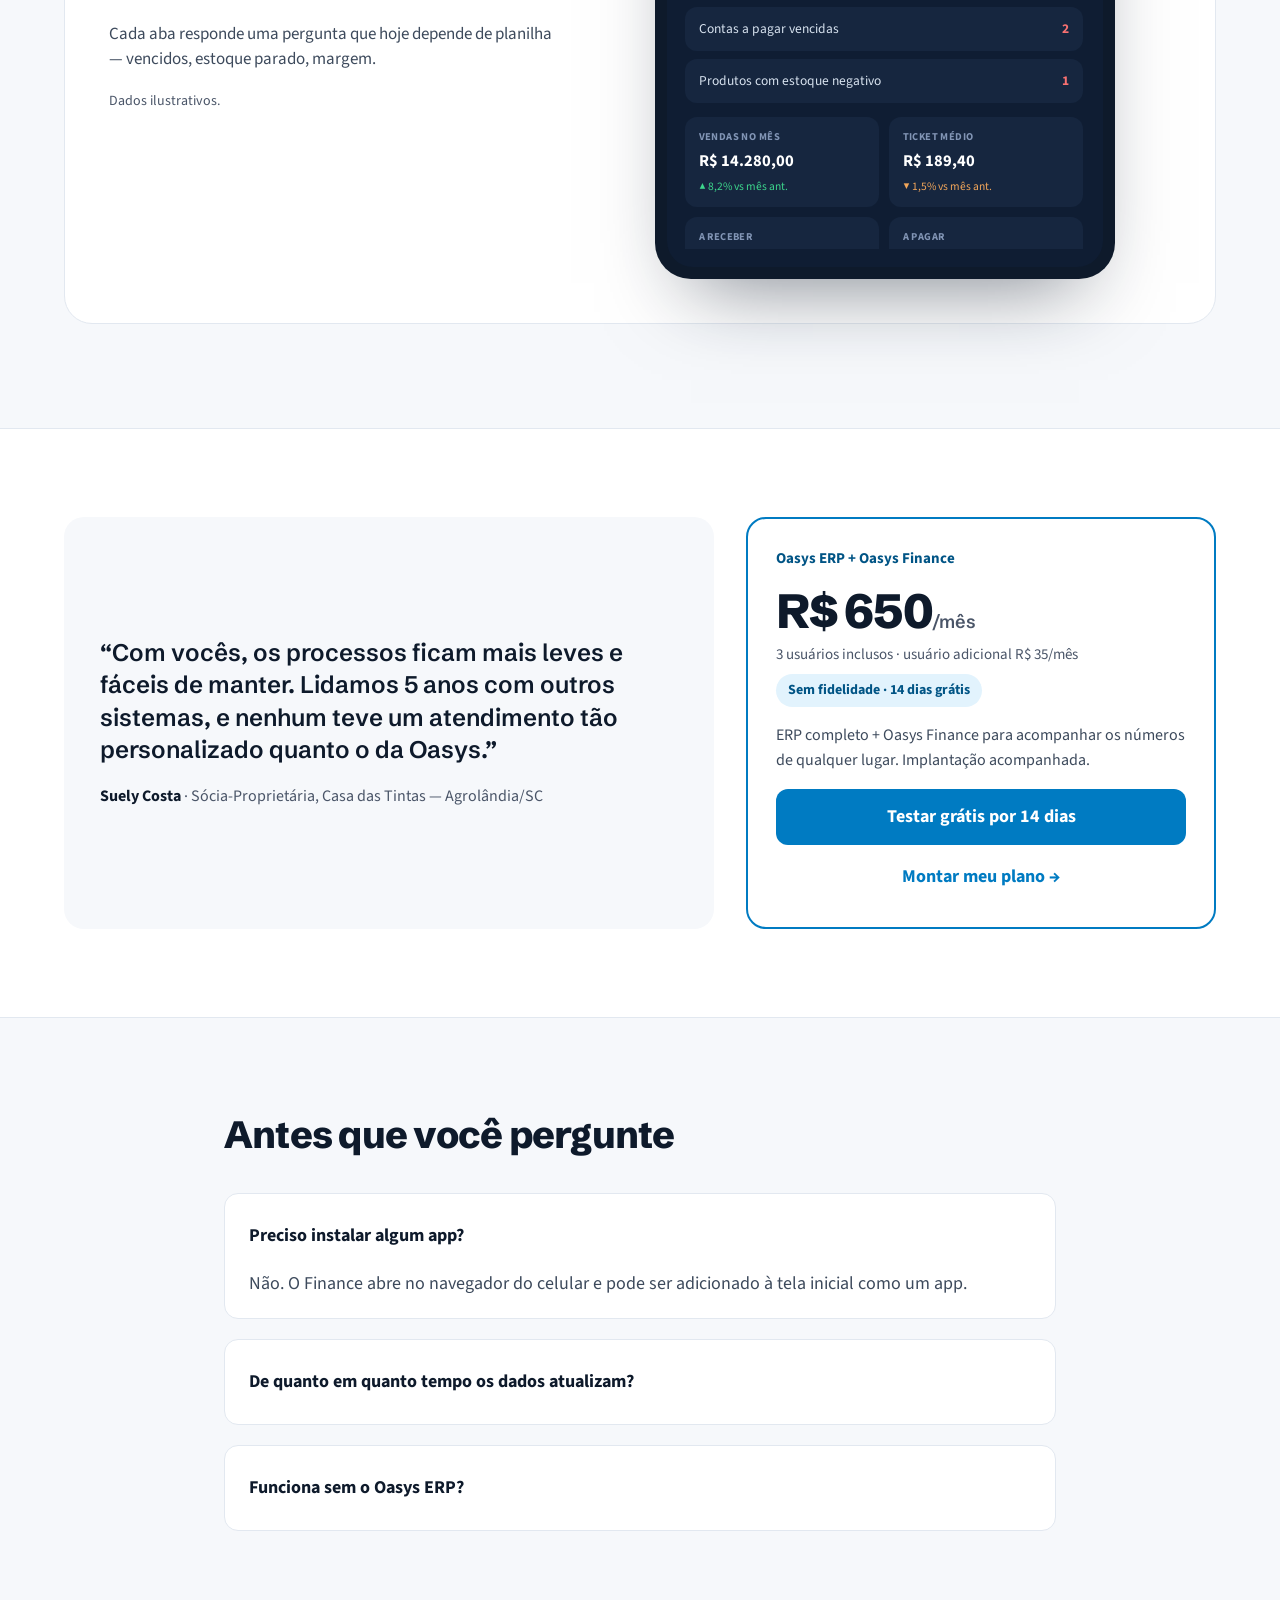
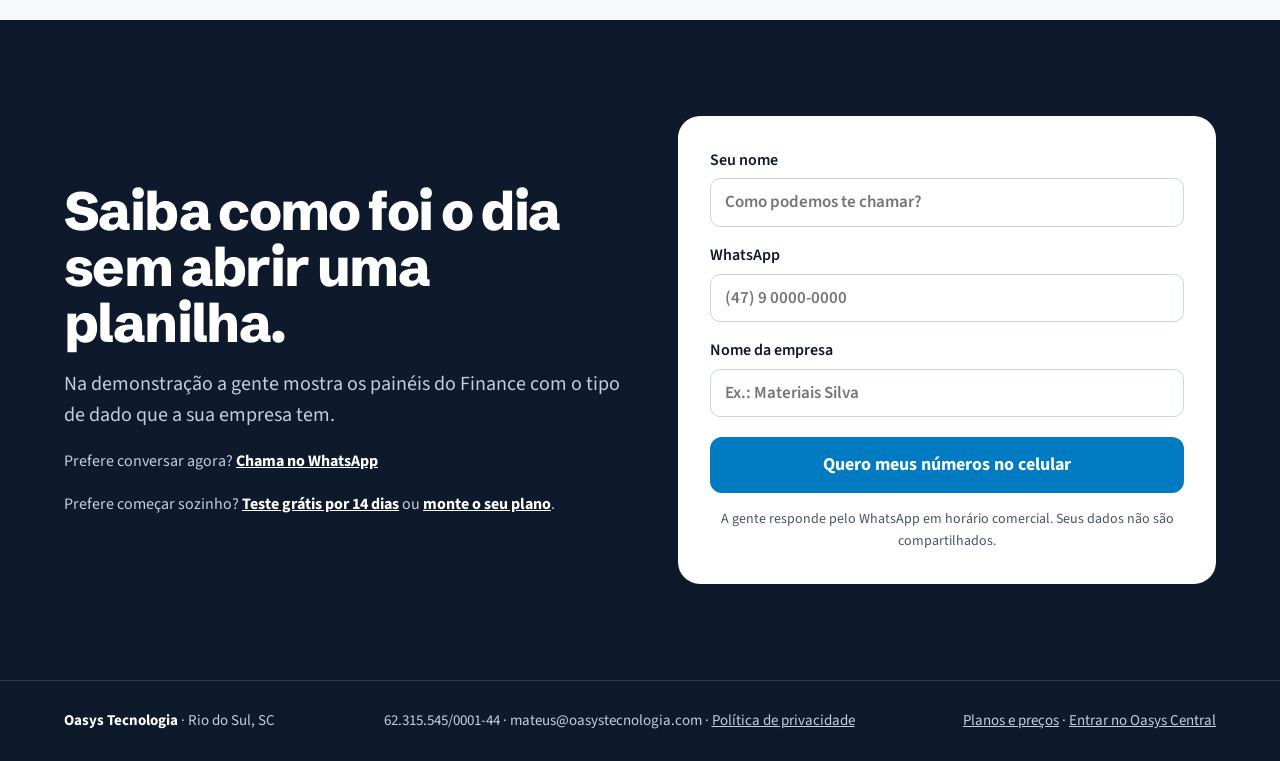
<file: numeros/index.html>
<!doctype html>
<html lang="pt-BR">
<head>
<meta charset="utf-8">
<meta name="viewport" content="width=device-width, initial-scale=1, viewport-fit=cover">
<title>Os números da sua empresa no celular | Oasys Finance</title>
<meta name="description" content="Vendas, estoque e financeiro em painéis no celular, com os dados do seu ERP. Saiba como foi o dia sem abrir uma planilha.">
<meta name="theme-color" content="#0E1A2B">
<link rel="canonical" href="https://www.oasystecnologia.com/numeros/">
<meta property="og:type" content="website">
<meta property="og:locale" content="pt_BR">
<meta property="og:title" content="Os números da sua empresa no celular | Oasys Finance">
<meta property="og:description" content="Vendas, estoque e financeiro em painéis no celular, com os dados do seu ERP. Saiba como foi o dia sem abrir uma planilha.">
<meta property="og:url" content="https://www.oasystecnologia.com/numeros/">
<meta property="og:image" content="https://www.oasystecnologia.com/assets/og-share.png">
<link rel="icon" href="../assets/favicon.ico">
<link rel="preconnect" href="https://fonts.googleapis.com">
<link rel="preconnect" href="https://fonts.gstatic.com" crossorigin>
<link rel="stylesheet" href="https://fonts.googleapis.com/css2?family=Schibsted+Grotesk:wght@500;600;700;800&amp;family=Source+Sans+3:wght@400;500;600;700&amp;display=swap">
<link rel="stylesheet" href="../assets/oasys.css">
<!-- GA4 (opcional): descomente e troque G-XXXXXXX
<script async src="https://www.googletagmanager.com/gtag/js?id=G-XXXXXXX"></script>
<script>window.dataLayer=window.dataLayer||[];function gtag(){dataLayer.push(arguments);}gtag('js',new Date());gtag('config','G-XXXXXXX');</script>
-->
<!-- PostHog -->
<script>
  !function (t, e) { var o, n, p, r; e.__SV || (window.posthog && window.posthog.__loaded) || (window.posthog = e, e._i = [], e.init = function (i, s, a) { function g(t, e) { var o = e.split("."); 2 == o.length && (t = t[o[0]], e = o[1]), t[e] = function () { t.push([e].concat(Array.prototype.slice.call(arguments, 0))) } } (p = t.createElement("script")).type = "text/javascript", p.crossOrigin = "anonymous", p.async = !0, p.src = s.api_host.replace(".i.posthog.com", "-assets.i.posthog.com") + "/static/array.js", (r = t.getElementsByTagName("script")[0]).parentNode.insertBefore(p, r); var u = e; for (void 0 !== a ? u = e[a] = [] : a = "posthog", u.people = u.people || [], u.toString = function (t) { var e = "posthog"; return "posthog" !== a && (e += "." + a), t || (e += " (stub)"), e }, u.people.toString = function () { return u.toString(1) + ".people (stub)" }, o = "ki Ci init qi Hi pr Bi zi Di capture calculateEventProperties Qi register register_once register_for_session unregister unregister_for_session Ki getFeatureFlag getFeatureFlagPayload getFeatureFlagResult getAllFeatureFlags isFeatureEnabled reloadFeatureFlags updateFlags updateEarlyAccessFeatureEnrollment getEarlyAccessFeatures on onFeatureFlags onSurveysLoaded onSessionId getSurveys getActiveMatchingSurveys renderSurvey displaySurvey cancelPendingSurvey canRenderSurvey canRenderSurveyAsync Xi identify setPersonProperties unsetPersonProperties group resetGroups setPersonPropertiesForFlags resetPersonPropertiesForFlags setGroupPropertiesForFlags resetGroupPropertiesForFlags reset shutdown setIdentity clearIdentity get_distinct_id getGroups get_session_id get_session_replay_url alias set_config startSessionRecording stopSessionRecording sessionRecordingStarted captureException addExceptionStep captureLog startExceptionAutocapture stopExceptionAutocapture loadToolbar get_property getSessionProperty Ji Gi createPersonProfile setInternalOrTestUser Yi Ai rn opt_in_capturing opt_out_capturing has_opted_in_capturing has_opted_out_capturing get_explicit_consent_status is_capturing clear_opt_in_out_capturing Vi debug mr it getPageViewId captureTraceFeedback captureTraceMetric Oi".split(" "), n = 0; n < o.length; n++)g(u, o[n]); e._i.push([i, s, a]) }, e.__SV = 1) }(document, window.posthog || []);
  posthog.init('phc_B3N4hWCfWyWPVcXBxZ46384oaUZPbq9iN46KVtyxZEhM', {
    api_host: 'https://us.i.posthog.com',
    defaults: '2026-05-30',
    person_profiles: 'identified_only', // or 'always' to create profiles for anonymous users as well
  })
</script>
  <!-- Meta Pixel Code -->
  <script>
    !function (f, b, e, v, n, t, s) {
      if (f.fbq) return; n = f.fbq = function () {
        n.callMethod ?
          n.callMethod.apply(n, arguments) : n.queue.push(arguments)
      };
      if (!f._fbq) f._fbq = n; n.push = n; n.loaded = !0; n.version = '2.0';
      n.queue = []; t = b.createElement(e); t.async = !0;
      t.src = v; s = b.getElementsByTagName(e)[0];
      s.parentNode.insertBefore(t, s)
    }(window, document, 'script',
      'https://connect.facebook.net/en_US/fbevents.js');
    fbq('init', '1042096091507834');
    fbq('track', 'PageView');
  </script>
  <noscript><img height="1" width="1" style="display:none"
      src="https://www.facebook.com/tr?id=1042096091507834&ev=PageView&noscript=1" /></noscript>
  <!-- End Meta Pixel Code -->
</head>
<body data-lp="numeros">
<div style="font-family: 'Source Sans 3', system-ui, sans-serif; color: #0E1A2B; background: #F6F8FB; font-size: 18px; line-height: 1.55; overflow-x: clip">

<header style="position: sticky; top: 0; z-index: 50; background: rgba(255,255,255,0.88); backdrop-filter: blur(12px); -webkit-backdrop-filter: blur(12px); border-bottom: 1px solid #E2E8F0">
<div style="max-width: 1200px; margin: 0 auto; padding: 14px 24px; display: flex; align-items: center; justify-content: space-between; gap: 16px">
<a href="https://www.oasystecnologia.com/" aria-label="Oasys — página inicial" style="display: inline-flex; align-items: center; text-decoration: none"><img src="../assets/logohorizontal.png" alt="Oasys" style="height: 32px; width: auto; display: block"></a>
<nav class="oz-nav" aria-label="Principal"><a class="oz-nav-sec" href="/planos/">Planos e preços</a><a href="https://app.oasystecnologia.com/central/conta" data-central-href="/central/conta">Entrar</a><a class="oz-nav-cta" href="/comecar/">Testar grátis</a></nav>
</div>
<div class="prog" aria-hidden="true" style="height: 3px; background: var(--azul); transform: scaleX(0); transform-origin: left"></div>
</header>
<main id="conteudo">


<!-- HERO -->
<section style="max-width: 1200px; margin: 0 auto; padding: clamp(48px, 6.3vw, 88px) 24px clamp(44px, 5.7vw, 80px); display: flex; flex-wrap: wrap; gap: 56px; align-items: center">
<div style="flex: 1 1 520px; min-width: 0; display: flex; flex-direction: column; gap: 22px">
<p class="load d1" style="margin: 0; font-weight: 700; font-size: 15px; letter-spacing: 0.08em; text-transform: uppercase; color: var(--azul)">Oasys Finance</p>
<h1 class="load d2" style="margin: 0; font-family: 'Schibsted Grotesk', sans-serif; font-weight: 800; font-size: clamp(38px, 5vw, 62px); line-height: 1.04; letter-spacing: -0.035em">Quanto sua empresa vendeu ontem? <span style="color: var(--azul)">Se precisou abrir o Excel, tem algo errado.</span></h1>
<p class="load d3" style="margin: 0; font-size: clamp(18px, 2.2vw, 21px); color: #3D4A5C; max-width: 560px">O Oasys Finance mostra vendas, estoque e financeiro em painéis no celular, com os dados do seu ERP. Abriu, viu, decidiu.</p>
<div class="load d4" style="display: flex; flex-wrap: wrap; gap: 12px">
<a class="btn" href="#demo" style="background: var(--azul); color: #FFFFFF; text-decoration: none; font-weight: 700; padding: 16px 28px; border-radius: 12px; min-height: 52px; box-sizing: border-box; display: inline-flex; align-items: center">Quero meus números no celular</a>
</div>
<p class="load d5" style="margin: 0; font-size: 15px; color: #4A5568">Oasys Finance: <strong data-preco-de="finance" style="color: #0E1A2B">+ R$ 150/mês</strong> no seu plano Oasys · <a href="/comecar/" style="font-weight: 700">teste grátis por 14 dias</a></p>
</div>
<div class="par" style="flex: 1 1 380px; min-width: 0">
<div class="load d3" style="background: #0E1A2B; color: #FFFFFF; border-radius: 24px; padding: 26px; display: flex; flex-direction: column; gap: 16px; box-shadow: 0 32px 64px -28px rgba(14,26,43,0.55)">
<div style="display: flex; gap: 8px; flex-wrap: wrap; font-size: 13px; font-weight: 700"><span style="background: var(--azul); padding: 6px 12px; border-radius: 999px">Visão geral</span><span style="background: #22344F; color: #C3CEDD; padding: 6px 12px; border-radius: 999px">Vendas</span><span style="background: #22344F; color: #C3CEDD; padding: 6px 12px; border-radius: 999px">Estoque</span><span style="background: #22344F; color: #C3CEDD; padding: 6px 12px; border-radius: 999px">Financeiro</span></div>
<div style="font-size: 14px; color: #C3CEDD; font-weight: 600">Vendas por dia da semana</div>
<div aria-hidden="true" style="display: flex; align-items: flex-end; gap: 10px; height: 200px; border-bottom: 1px solid #2A3A52">
<span class="bar b1" style="flex: 1; height: 42%; background: #3B5A8C; border-radius: 6px 6px 0 0"></span>
<span class="bar b2" style="flex: 1; height: 58%; background: #3B5A8C; border-radius: 6px 6px 0 0"></span>
<span class="bar b3" style="flex: 1; height: 50%; background: #3B5A8C; border-radius: 6px 6px 0 0"></span>
<span class="bar b4" style="flex: 1; height: 72%; background: #3B5A8C; border-radius: 6px 6px 0 0"></span>
<span class="bar b5" style="flex: 1; height: 88%; background: #70CBFF; border-radius: 6px 6px 0 0"></span>
<span class="bar b6" style="flex: 1; height: 100%; background: #70CBFF; border-radius: 6px 6px 0 0"></span>
<span class="bar b7" style="flex: 1; height: 30%; background: #3B5A8C; border-radius: 6px 6px 0 0"></span>
</div>
<p style="margin: 0; font-size: 13px; color: #C3CEDD">Gráfico ilustrativo</p>
</div>
</div>
</section>

<!-- SINTOMAS -->
<section style="background: #0E1A2B; color: #FFFFFF">
<div style="max-width: 1200px; margin: 0 auto; padding: clamp(52px, 6.9vw, 96px) 24px; display: flex; flex-direction: column; gap: 40px">
<h2 class="rv" style="margin: 0; font-family: 'Schibsted Grotesk', sans-serif; font-weight: 800; font-size: clamp(32px, 3.8vw, 48px); line-height: 1.08; letter-spacing: -0.025em">Isso acontece aí?</h2>
<div style="display: grid; grid-template-columns: repeat(auto-fit, minmax(300px, 1fr)); gap: 16px">
<div class="rv" style="border: 1px solid #2A3A52; border-radius: 16px; padding: 28px; display: flex; flex-direction: column; gap: 8px"><strong style="font-family: 'Schibsted Grotesk', sans-serif; font-size: 22px">Relatório de mês fechado</strong><span style="color: #C3CEDD">Quando o número chega, já não dá mais pra fazer nada com ele.</span></div>
<div class="rv s2" style="border: 1px solid #2A3A52; border-radius: 16px; padding: 28px; display: flex; flex-direction: column; gap: 8px"><strong style="font-family: 'Schibsted Grotesk', sans-serif; font-size: 22px">Compra no "feeling"</strong><span style="color: #C3CEDD">Sem saber o que gira e o que está parado, a compra vira aposta.</span></div>
<div class="rv s3" style="border: 1px solid #2A3A52; border-radius: 16px; padding: 28px; display: flex; flex-direction: column; gap: 8px"><strong style="font-family: 'Schibsted Grotesk', sans-serif; font-size: 22px">Preso no escritório</strong><span style="color: #C3CEDD">Pra saber como foi o dia, precisa estar na frente do computador.</span></div>
</div>
</div>
</section>

<!-- SOLUÇÃO -->
<section style="max-width: 760px; margin: 0 auto; padding: clamp(56px, 7.4vw, 104px) 24px 0; display: flex; flex-direction: column; gap: 28px">
<div class="rv" style="display: flex; flex-direction: column; gap: 12px">
<p style="margin: 0; font-weight: 700; font-size: 15px; letter-spacing: 0.08em; text-transform: uppercase; color: var(--azul)">Como o Oasys Finance resolve</p>
<h2 style="margin: 0; font-family: 'Schibsted Grotesk', sans-serif; font-weight: 800; font-size: clamp(32px, 3.6vw, 46px); line-height: 1.1; letter-spacing: -0.02em">Os números se montam sozinhos.</h2>
</div>
<div class="rv card" style="background: #FFFFFF; border: 1px solid #E2E8F0; border-radius: 18px; padding: 24px; display: flex; gap: 18px; align-items: flex-start"><span style="font-family: 'Schibsted Grotesk', sans-serif; font-weight: 800; font-size: 36px; color: var(--azul); line-height: 1">1</span><div><h3 style="margin: 0 0 4px; font-family: 'Schibsted Grotesk', sans-serif; font-size: 21px">O ERP registra tudo</h3><p style="margin: 0; color: #3D4A5C">Cada venda, compra e recebimento já está no Oasys. Ninguém precisa alimentar planilha.</p></div></div>
<div class="rv s2 card" style="background: #FFFFFF; border: 1px solid #E2E8F0; border-radius: 18px; padding: 24px; display: flex; gap: 18px; align-items: flex-start"><span style="font-family: 'Schibsted Grotesk', sans-serif; font-weight: 800; font-size: 36px; color: var(--azul); line-height: 1">2</span><div><h3 style="margin: 0 0 4px; font-family: 'Schibsted Grotesk', sans-serif; font-size: 21px">O Finance organiza em painéis</h3><p style="margin: 0; color: #3D4A5C">Visão geral, vendas, estoque e financeiro, cada um na sua aba.</p></div></div>
<div class="rv s3 card" style="background: #FFFFFF; border: 1px solid #E2E8F0; border-radius: 18px; padding: 24px; display: flex; gap: 18px; align-items: flex-start"><span style="font-family: 'Schibsted Grotesk', sans-serif; font-weight: 800; font-size: 36px; color: var(--azul); line-height: 1">3</span><div><h3 style="margin: 0 0 4px; font-family: 'Schibsted Grotesk', sans-serif; font-size: 21px">Você abre no celular</h3><p style="margin: 0; color: #3D4A5C">Na loja, na rua ou em casa. Funciona direto no navegador do celular.</p></div></div>
</section>

<!-- GALERIA DE TELAS -->
<section style="padding: clamp(40px, 5.3vw, 72px) 0 clamp(56px, 7.4vw, 104px)">
<div class="rv" style="max-width: 1200px; margin: 0 auto 28px; padding: 0 24px">
<p style="margin: 0; font-size: 16px; color: var(--suave)">Telas reais do Oasys Finance de um cliente Oasys — arraste pro lado pra ver as 4, e dentro da tela pra ver o resto de cada uma.</p>
</div>
<div class="zoom scroll-limpo" style="display: flex; gap: 20px; overflow-x: auto; scroll-snap-type: x proximity; padding: 4px 24px 12px">
<figure style="margin: 0; flex: 0 0 auto; scroll-snap-align: center; display: flex; flex-direction: column; align-items: center; gap: 14px; text-align: center; width: 260px">
<div style="width: 260px; background: var(--tinta); border-radius: 36px; padding: 10px; box-shadow: 0 40px 80px -36px rgba(14,26,43,0.55)"><div class="scroll-limpo" style="height: 560px; overflow-y: auto; border-radius: 26px"><img src="../assets/prints/numeros-inicio.png" alt="Painel inicial do Oasys Finance com resumo do mês gerado pelo Oasys Neuron, alertas de caixa e atalhos" width="780" height="2480" loading="lazy" style="display: block; width: 100%; height: auto"></div></div>
<figcaption style="font-size: 15px; color: var(--texto); max-width: 260px"><strong style="color: var(--tinta)">Início —</strong> resumo do mês com o Oasys Neuron e o que precisa de atenção hoje.</figcaption>
</figure>
<figure style="margin: 0; flex: 0 0 auto; scroll-snap-align: center; display: flex; flex-direction: column; align-items: center; gap: 14px; text-align: center; width: 260px">
<div style="width: 260px; background: var(--tinta); border-radius: 36px; padding: 10px; box-shadow: 0 40px 80px -36px rgba(14,26,43,0.55)"><div class="scroll-limpo" style="height: 560px; overflow-y: auto; border-radius: 26px"><img src="../assets/prints/numeros-fluxo-caixa.png" alt="Tela de fluxo de caixa projetado do Oasys Finance, com saldo projetado e vencidos por faixa de atraso" width="780" height="3760" loading="lazy" style="display: block; width: 100%; height: auto"></div></div>
<figcaption style="font-size: 15px; color: var(--texto); max-width: 260px"><strong style="color: var(--tinta)">Fluxo de caixa —</strong> saldo projetado pros próximos dias e vencidos por faixa de atraso.</figcaption>
</figure>
<figure style="margin: 0; flex: 0 0 auto; scroll-snap-align: center; display: flex; flex-direction: column; align-items: center; gap: 14px; text-align: center; width: 260px">
<div style="width: 260px; background: var(--tinta); border-radius: 36px; padding: 10px; box-shadow: 0 40px 80px -36px rgba(14,26,43,0.55)"><div class="scroll-limpo" style="height: 560px; overflow-y: auto; border-radius: 26px"><img src="../assets/prints/numeros-estoque-parado.png" alt="Tela de estoque parado em reais do Oasys Finance, com maior valor imobilizado e sugestão de compra" width="780" height="3280" loading="lazy" style="display: block; width: 100%; height: auto"></div></div>
<figcaption style="font-size: 15px; color: var(--texto); max-width: 260px"><strong style="color: var(--tinta)">Estoque parado —</strong> quanto dinheiro está parado em produtos sem giro, com sugestão de compra.</figcaption>
</figure>
<figure style="margin: 0; flex: 0 0 auto; scroll-snap-align: center; display: flex; flex-direction: column; align-items: center; gap: 14px; text-align: center; width: 260px">
<div style="width: 260px; background: var(--tinta); border-radius: 36px; padding: 10px; box-shadow: 0 40px 80px -36px rgba(14,26,43,0.55)"><div class="scroll-limpo" style="height: 560px; overflow-y: auto; border-radius: 26px"><img src="../assets/prints/numeros-margem.png" alt="Tela de margem do Oasys Finance, com margem bruta por produto, vendedor ou categoria" width="780" height="3000" loading="lazy" style="display: block; width: 100%; height: auto"></div></div>
<figcaption style="font-size: 15px; color: var(--texto); max-width: 260px"><strong style="color: var(--tinta)">Margem —</strong> margem bruta por produto, vendedor ou categoria.</figcaption>
</figure>
</div>
</section>

<!-- TESTE AGORA -->
<section id="teste" style="max-width: 1200px; margin: 0 auto; padding: 0 24px 104px">
<div class="rv"><div data-widget="sim-finance"><noscript><p style="padding: 24px; background: #FFFFFF; border-radius: 20px">Ative o JavaScript para usar este simulador.</p></noscript></div></div>
</section>

<!-- PROVA + PREÇO -->
<section style="background: #FFFFFF; border-top: 1px solid #E2E8F0; border-bottom: 1px solid #E2E8F0">
<div style="max-width: 1200px; margin: 0 auto; padding: clamp(52px, 6.9vw, 96px) 24px; display: flex; flex-wrap: wrap; gap: 32px; align-items: stretch">
<figure class="rvl" style="flex: 1 1 520px; min-width: 0; margin: 0; background: #F6F8FB; border-radius: 20px; padding: 36px; display: flex; flex-direction: column; gap: 18px; justify-content: center">
<blockquote style="margin: 0; font-family: 'Schibsted Grotesk', sans-serif; font-size: 24px; line-height: 1.35; font-weight: 600">“Com vocês, os processos ficam mais leves e fáceis de manter. Lidamos 5 anos com outros sistemas, e nenhum teve um atendimento tão personalizado quanto o da Oasys.”</blockquote>
<figcaption style="color: #4A5568; font-size: 16px"><strong style="color: #0E1A2B">Suely Costa</strong> · Sócia-Proprietária, Casa das Tintas — Agrolândia/SC</figcaption>
</figure>
<div class="rvr" style="flex: 1 1 340px; min-width: 0"><div data-widget="preco" data-plano="erp,finance" data-desc="ERP completo + Oasys Finance para acompanhar os números de qualquer lugar. Implantação acompanhada." style="height: 100%"></div></div>
</div>
</section>

<!-- OBJEÇÕES -->
<section style="max-width: 880px; margin: 0 auto; padding: clamp(52px, 6.9vw, 96px) 24px; display: flex; flex-direction: column; gap: 20px">
<h2 class="rv" style="margin: 0 0 8px; font-family: 'Schibsted Grotesk', sans-serif; font-weight: 800; font-size: clamp(28px, 3vw, 38px); letter-spacing: -0.02em">Antes que você pergunte</h2>
<details class="rv" open style="background: #FFFFFF; border: 1px solid #E2E8F0; border-radius: 14px; padding: 20px 24px"><summary style="font-weight: 700; cursor: pointer">Preciso instalar algum app?</summary><p style="margin: 12px 0 0; color: #3D4A5C">Não. O Finance abre no navegador do celular e pode ser adicionado à tela inicial como um app.</p></details>
<details class="rv" style="background: #FFFFFF; border: 1px solid #E2E8F0; border-radius: 14px; padding: 20px 24px"><summary style="font-weight: 700; cursor: pointer">De quanto em quanto tempo os dados atualizam?</summary><p style="margin: 12px 0 0; color: #3D4A5C">Em tempo real. O painel lê os dados direto do Oasys ERP: vendeu ou recebeu, já aparece nos números.</p></details>
<details class="rv" style="background: #FFFFFF; border: 1px solid #E2E8F0; border-radius: 14px; padding: 20px 24px"><summary style="font-weight: 700; cursor: pointer">Funciona sem o Oasys ERP?</summary><p style="margin: 12px 0 0; color: #3D4A5C">Não. O Oasys Finance é o painel do Oasys ERP e usa os dados lançados nele para montar os indicadores.</p></details>
</section>

<section id="demo" style="color: #FFFFFF; background: var(--tinta); overflow: hidden">
<div style="max-width: 1200px; margin: 0 auto; padding: 96px 24px; display: flex; flex-wrap: wrap; gap: 56px; align-items: center">
<div class="rvl" style="flex: 1 1 440px; min-width: 0; display: flex; flex-direction: column; gap: 18px">
<h2 style="margin: 0; font-family: 'Schibsted Grotesk', sans-serif; font-weight: 800; font-size: clamp(34px, 4.2vw, 54px); line-height: 1.04; letter-spacing: -0.03em">Saiba como foi o dia sem abrir uma planilha.</h2>
<p style="margin: 0; color: #C3CEDD; font-size: 20px">Na demonstração a gente mostra os painéis do Finance com o tipo de dado que a sua empresa tem.</p>
<p style="margin: 0; color: #C3CEDD; font-size: 16px">Prefere conversar agora? <a href="https://wa.me/554731804931" style="color: #FFFFFF; font-weight: 700">Chama no WhatsApp</a></p>
<p style="margin: 0; color: #C3CEDD; font-size: 16px">Prefere começar sozinho? <a href="/comecar/" style="color: #FFFFFF; font-weight: 700">Teste grátis por 14 dias</a> ou <a href="/planos/" style="color: #FFFFFF; font-weight: 700">monte o seu plano</a>.</p>
</div>
<form class="rvr" data-form="demo" data-endpoint="/leads.php" novalidate style="flex: 1 1 420px; min-width: 0; background: #FFFFFF; color: var(--tinta); border-radius: 22px; padding: 32px">
<div data-campos style="display: flex; flex-direction: column; gap: 16px">
<label style="display: flex; flex-direction: column; gap: 6px; font-weight: 600; font-size: 16px">Seu nome<input type="text" name="nome" autocomplete="name" required placeholder="Como podemos te chamar?" style="min-height: 48px; padding: 10px 14px; border: 1.5px solid #CBD5E1; border-radius: 10px; font-size: 17px"></label>
<label style="display: flex; flex-direction: column; gap: 6px; font-weight: 600; font-size: 16px">WhatsApp<input type="tel" name="whatsapp" autocomplete="tel" inputmode="tel" required placeholder="(47) 9 0000-0000" style="min-height: 48px; padding: 10px 14px; border: 1.5px solid #CBD5E1; border-radius: 10px; font-size: 17px"></label>
<label style="display: flex; flex-direction: column; gap: 6px; font-weight: 600; font-size: 16px">Nome da empresa<input type="text" name="empresa" autocomplete="organization" placeholder="Ex.: Materiais Silva" style="min-height: 48px; padding: 10px 14px; border: 1.5px solid #CBD5E1; border-radius: 10px; font-size: 17px"></label>
<span data-erro role="alert" hidden style="font-size: 14px; font-weight: 700; color: #B42318"></span>
<button class="btn oz-primario" type="submit" style="font-size: 18px; min-height: 56px; margin-top: 4px">Quero meus números no celular</button>
<p style="margin: 0; font-size: 14px; color: var(--suave); text-align: center">A gente responde pelo WhatsApp em horário comercial. Seus dados não são compartilhados.</p>
</div>
<div data-ok hidden tabindex="-1" role="status" style="display: flex; flex-direction: column; gap: 12px; align-items: flex-start; padding: 8px 0">
<svg aria-hidden="true" width="40" height="40" viewBox="0 0 24 24" fill="none" stroke="#007BC2" stroke-width="2.4" stroke-linecap="round" stroke-linejoin="round"><circle cx="12" cy="12" r="10"></circle><path d="M7 12.5l3.5 3.5L17 9"></path></svg>
<strong style="font-family: 'Schibsted Grotesk', sans-serif; font-size: 26px">Recebemos seu contato!</strong>
<span style="color: var(--texto)">Em breve alguém da Oasys chama você no WhatsApp para marcar o melhor horário.</span>
</div>
</form>
</div>
</section>
</main>
<div class="mbar" style="position: fixed; left: 0; right: 0; bottom: 0; z-index: 60; background: rgba(255,255,255,0.96); backdrop-filter: blur(10px); -webkit-backdrop-filter: blur(10px); border-top: 1px solid var(--linha); padding: 10px 16px calc(10px + env(safe-area-inset-bottom)); gap: 10px">
<a href="#demo" style="flex: 1; background: var(--azul); color: #FFFFFF; text-decoration: none; font-weight: 700; font-size: 16px; border-radius: 12px; min-height: 48px; display: flex; align-items: center; justify-content: center; text-align: center; padding: 0 8px">Quero meus números no celular</a>
<a href="https://wa.me/554731804931" style="flex: 0 0 auto; background: #FFFFFF; color: var(--tinta); border: 1.5px solid #CBD5E1; text-decoration: none; font-weight: 700; font-size: 16px; border-radius: 12px; min-height: 48px; padding: 0 16px; display: flex; align-items: center; gap: 8px"><svg aria-hidden="true" width="18" height="18" viewBox="0 0 24 24" fill="none" stroke="currentColor" stroke-width="2" stroke-linecap="round" stroke-linejoin="round"><path d="M21 11.5a8.4 8.4 0 0 1-12.4 7.4L3 21l2.1-5.5A8.4 8.4 0 1 1 21 11.5z"></path></svg>WhatsApp</a>
</div>
<footer style="background: var(--tinta); color: #C3CEDD; border-top: 1px solid #2A3A52">
<div style="max-width: 1200px; margin: 0 auto; padding: 28px 24px; display: flex; flex-wrap: wrap; justify-content: space-between; gap: 12px; font-size: 15px">
<span><strong style="color: #FFFFFF">Oasys Tecnologia</strong> · Rio do Sul, SC</span>
<span>62.315.545/0001-44 · mateus@oasystecnologia.com · <a href="/politica-de-privacidade.html" style="color: #C3CEDD">Política de privacidade</a></span>
<span><a href="/planos/" style="color: #C3CEDD">Planos e preços</a> · <a href="https://app.oasystecnologia.com/central/conta" data-central-href="/central/conta" style="color: #C3CEDD">Entrar no Oasys Central</a></span>
</div>
</footer>
</div>
<script src="../assets/oasys.js" defer></script>
</body>
</html>
</file>
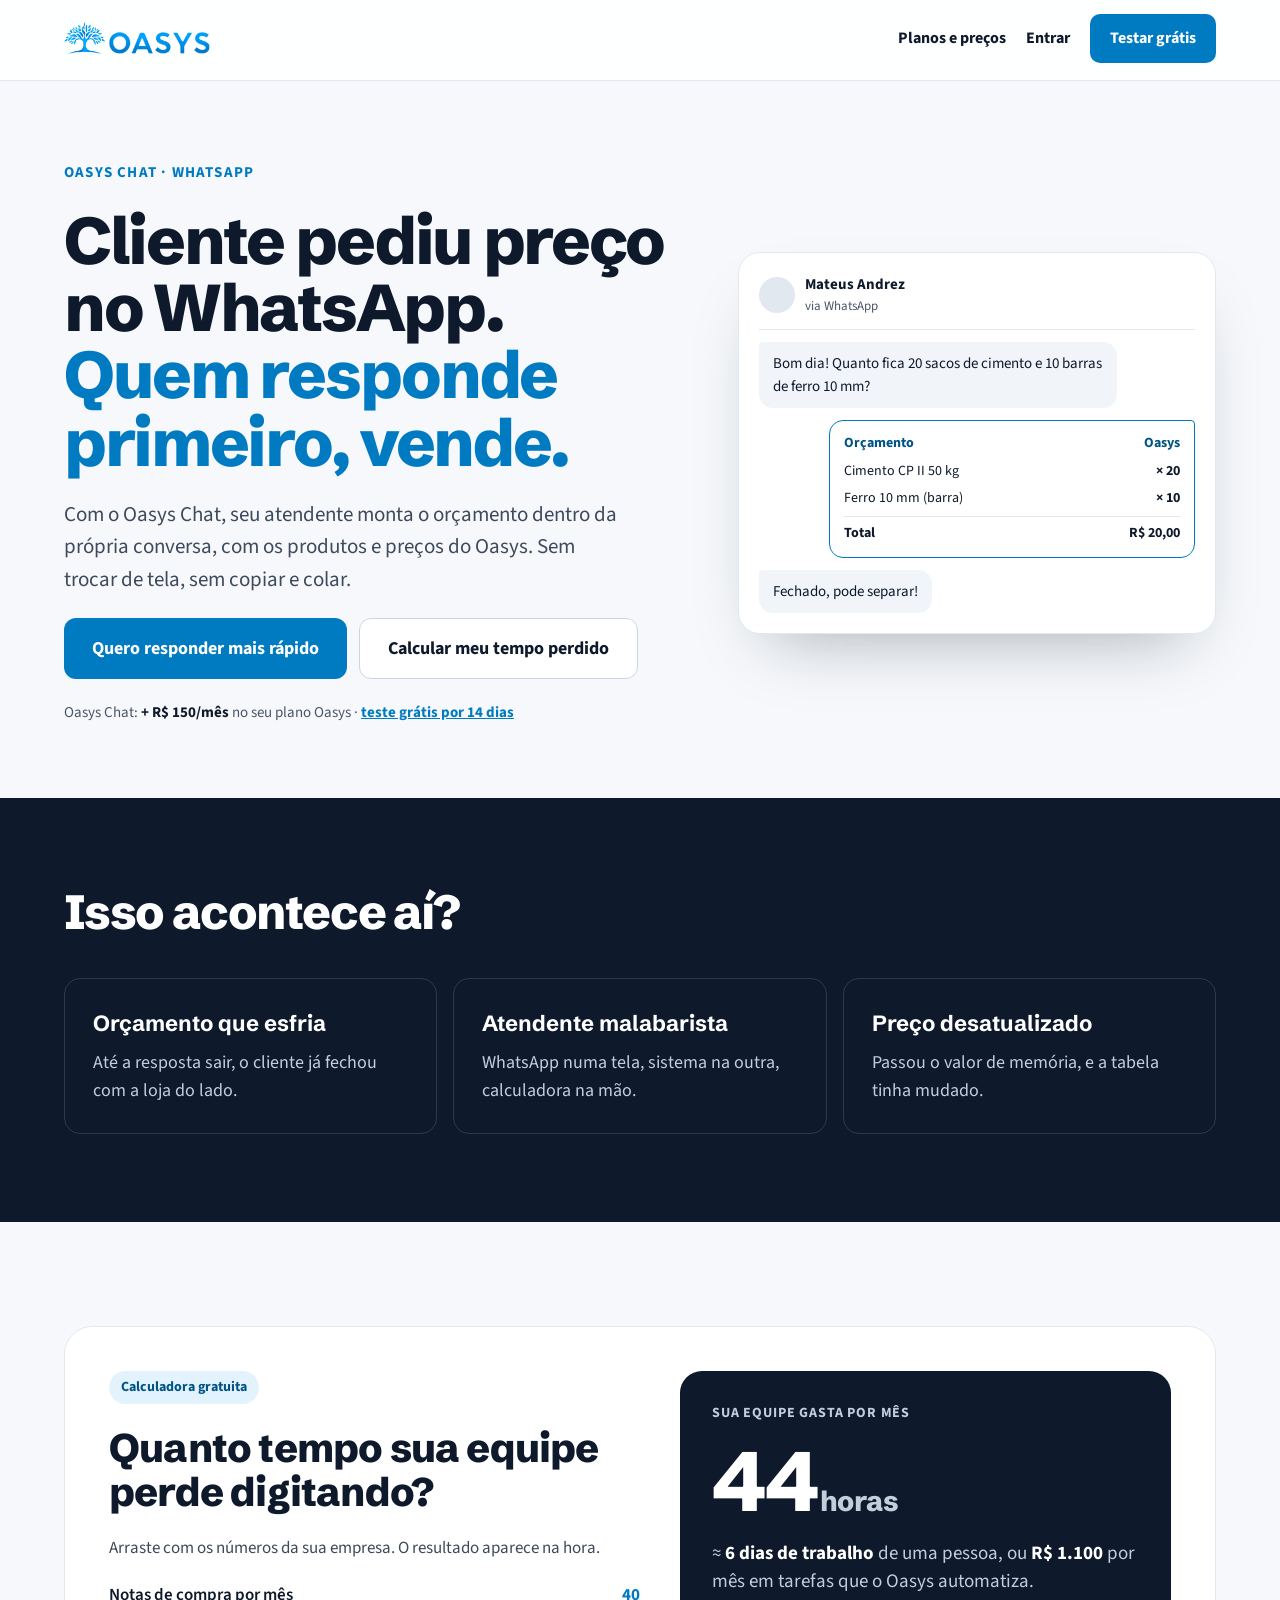
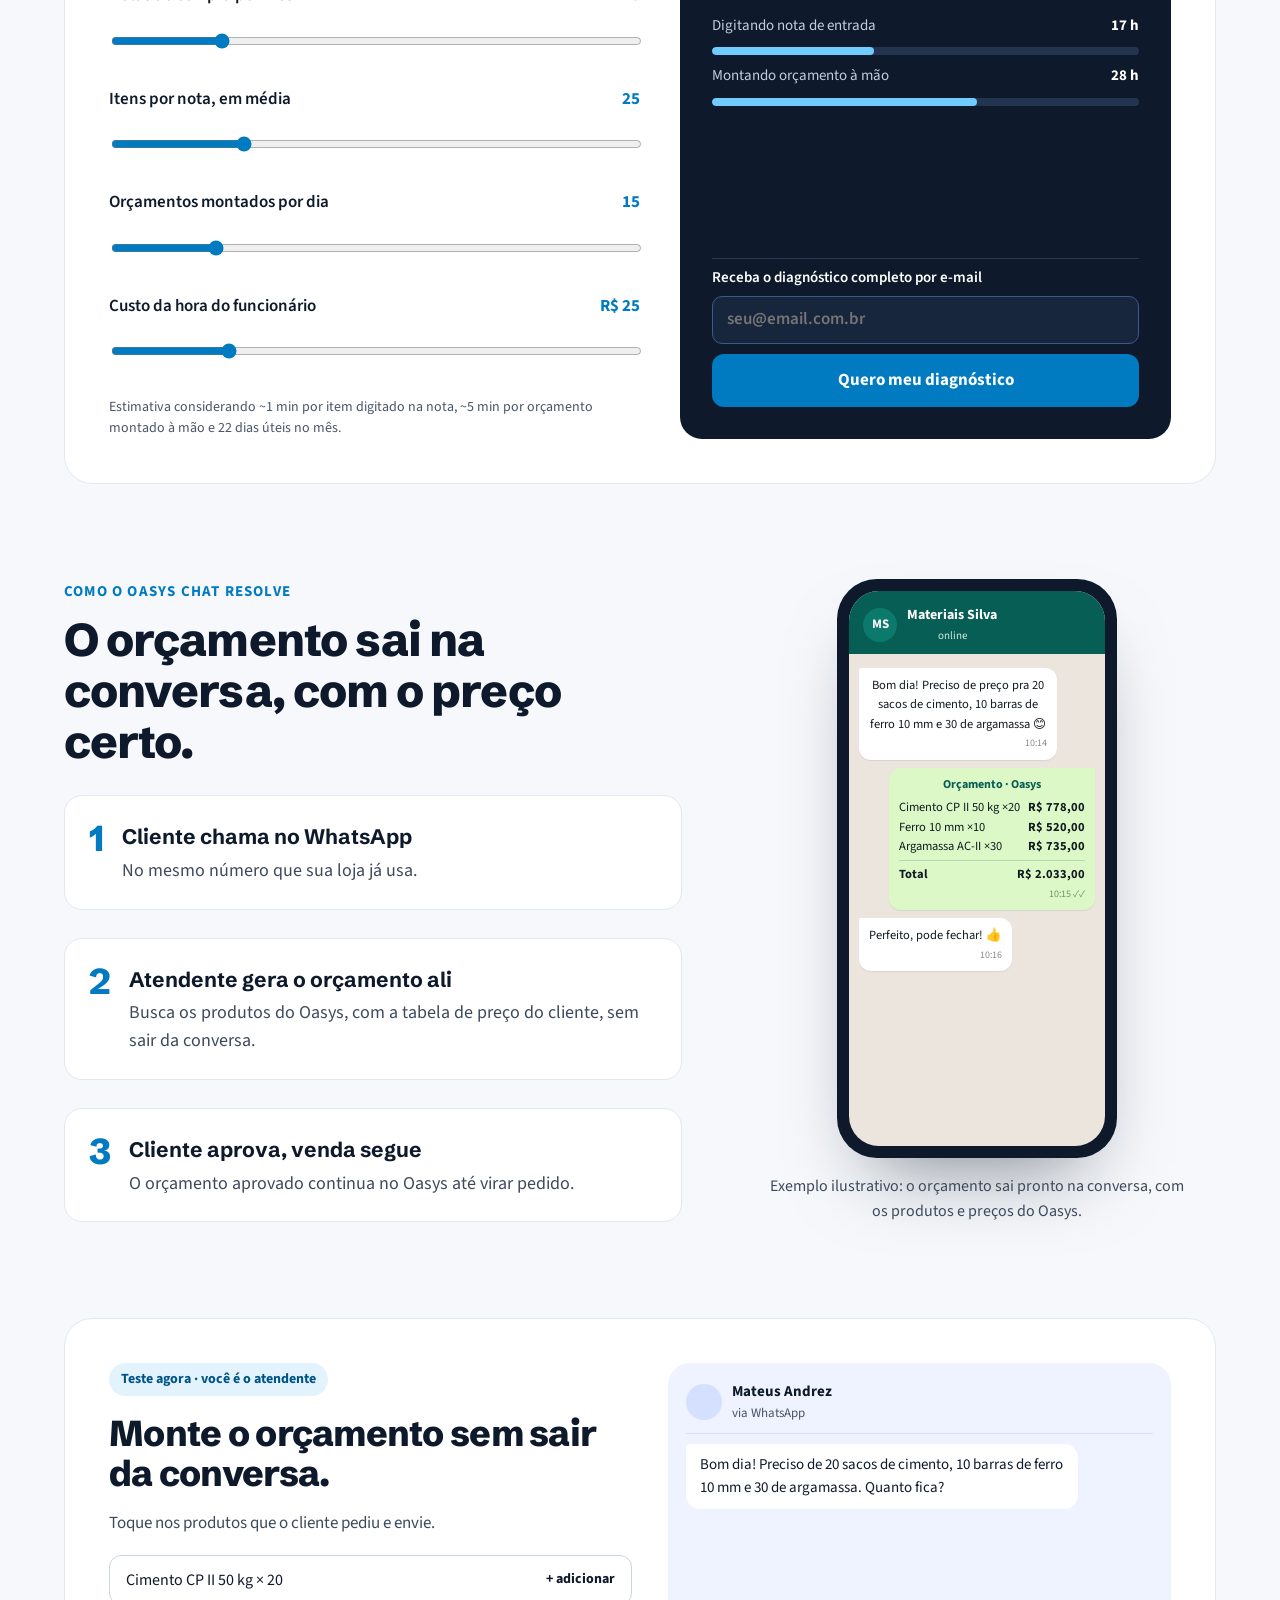
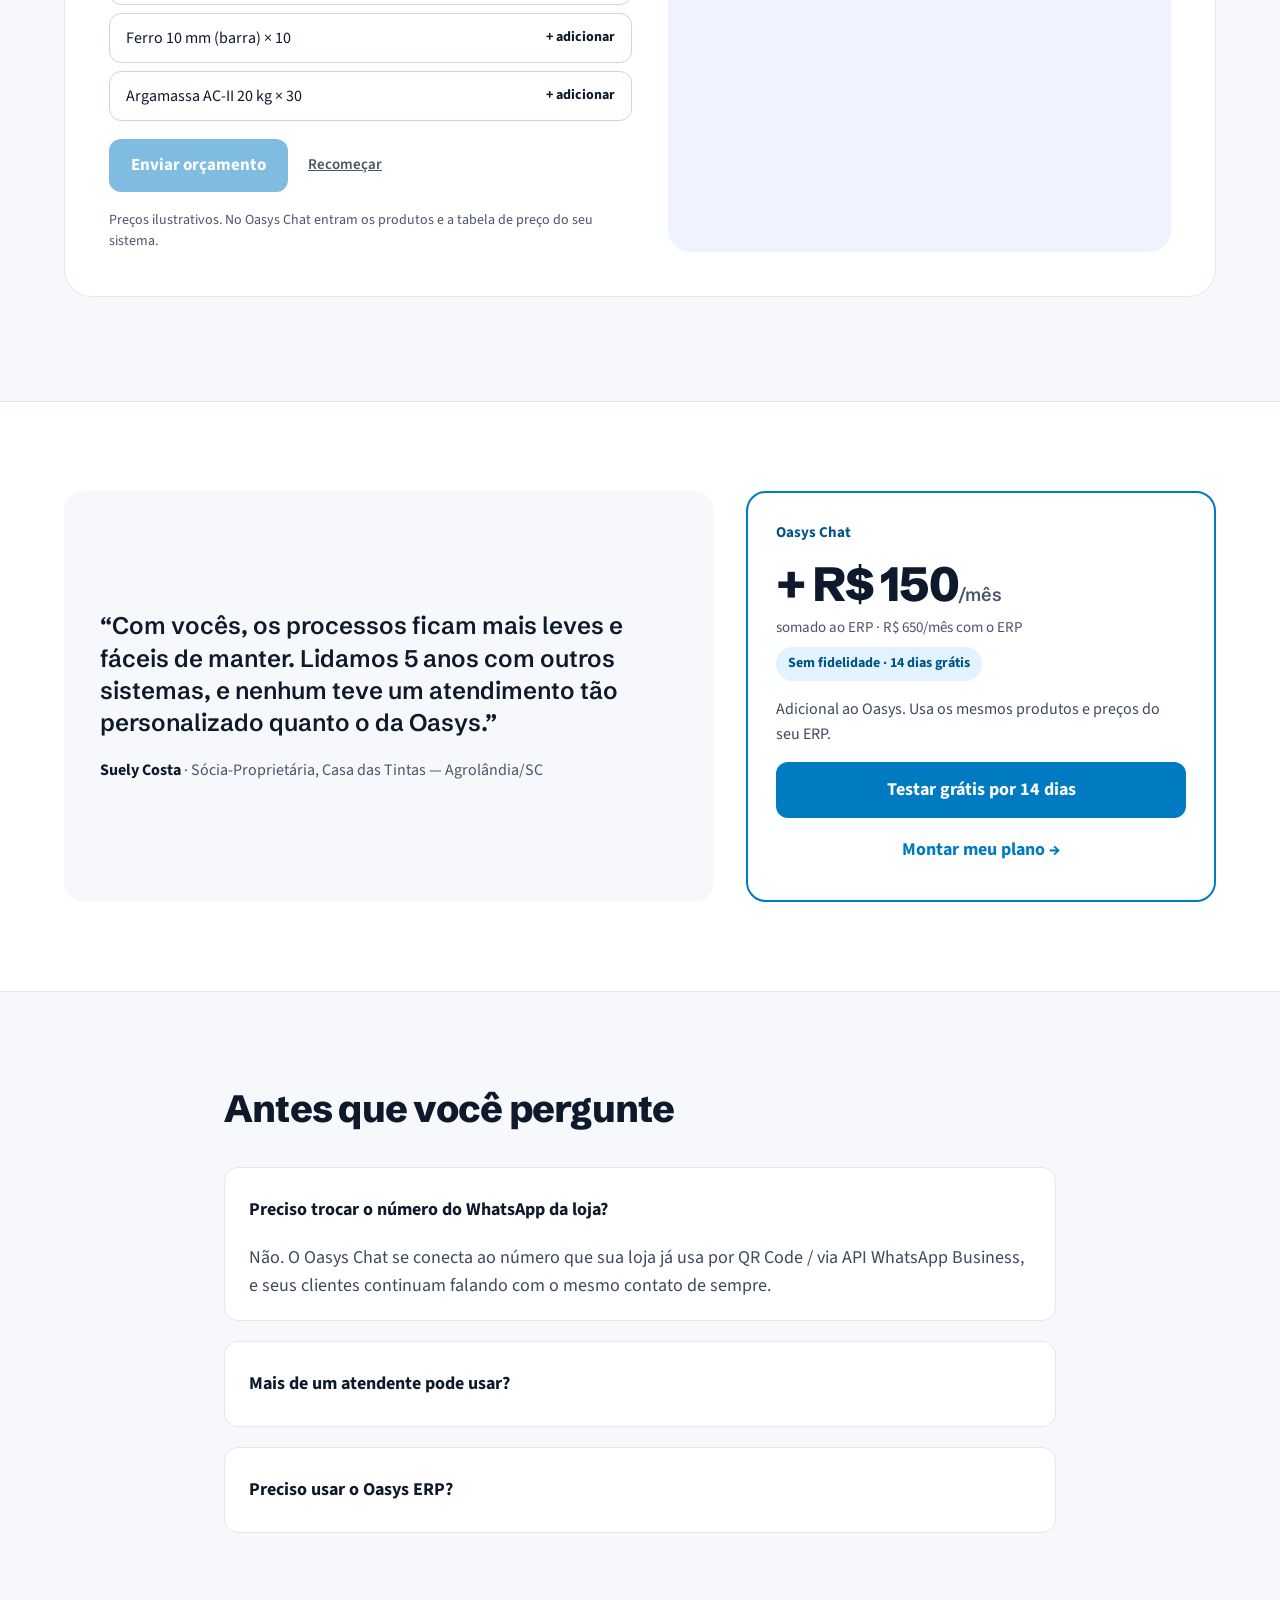
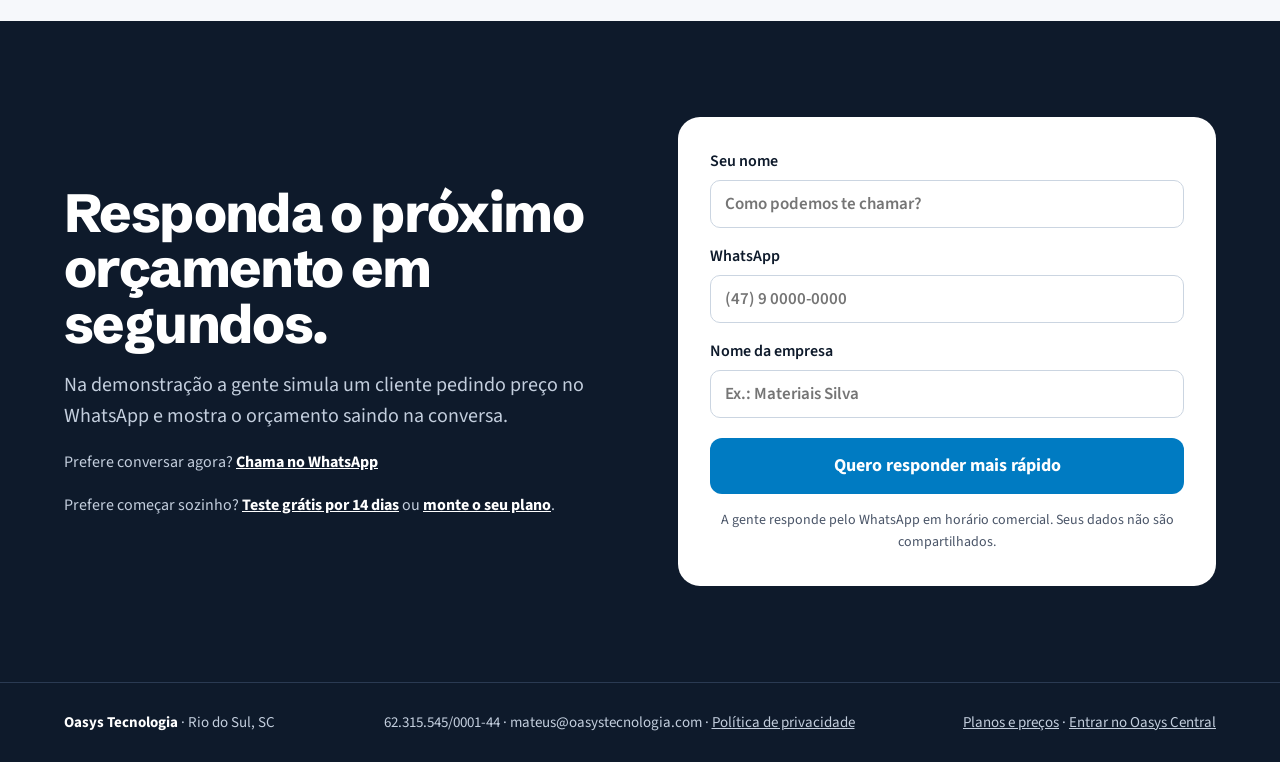
<file: orcamento-whatsapp/index.html>
<!doctype html>
<html lang="pt-BR">
<head>
<meta charset="utf-8">
<meta name="viewport" content="width=device-width, initial-scale=1, viewport-fit=cover">
<title>Orçamento direto no WhatsApp | Oasys Chat</title>
<meta name="description" content="Com o Oasys Chat, o atendente monta o orçamento dentro da conversa do WhatsApp, com os produtos e preços do Oasys. Responda antes do concorrente.">
<meta name="theme-color" content="#0E1A2B">
<link rel="canonical" href="https://www.oasystecnologia.com/orcamento-whatsapp/">
<meta property="og:type" content="website">
<meta property="og:locale" content="pt_BR">
<meta property="og:title" content="Orçamento direto no WhatsApp | Oasys Chat">
<meta property="og:description" content="Com o Oasys Chat, o atendente monta o orçamento dentro da conversa do WhatsApp, com os produtos e preços do Oasys. Responda antes do concorrente.">
<meta property="og:url" content="https://www.oasystecnologia.com/orcamento-whatsapp/">
<meta property="og:image" content="https://www.oasystecnologia.com/assets/og-share.png">
<link rel="icon" href="../assets/favicon.ico">
<link rel="preconnect" href="https://fonts.googleapis.com">
<link rel="preconnect" href="https://fonts.gstatic.com" crossorigin>
<link rel="stylesheet" href="https://fonts.googleapis.com/css2?family=Schibsted+Grotesk:wght@500;600;700;800&amp;family=Source+Sans+3:wght@400;500;600;700&amp;display=swap">
<link rel="stylesheet" href="../assets/oasys.css">
<!-- GA4 (opcional): descomente e troque G-XXXXXXX
<script async src="https://www.googletagmanager.com/gtag/js?id=G-XXXXXXX"></script>
<script>window.dataLayer=window.dataLayer||[];function gtag(){dataLayer.push(arguments);}gtag('js',new Date());gtag('config','G-XXXXXXX');</script>
-->
<!-- PostHog -->
<script>
  !function (t, e) { var o, n, p, r; e.__SV || (window.posthog && window.posthog.__loaded) || (window.posthog = e, e._i = [], e.init = function (i, s, a) { function g(t, e) { var o = e.split("."); 2 == o.length && (t = t[o[0]], e = o[1]), t[e] = function () { t.push([e].concat(Array.prototype.slice.call(arguments, 0))) } } (p = t.createElement("script")).type = "text/javascript", p.crossOrigin = "anonymous", p.async = !0, p.src = s.api_host.replace(".i.posthog.com", "-assets.i.posthog.com") + "/static/array.js", (r = t.getElementsByTagName("script")[0]).parentNode.insertBefore(p, r); var u = e; for (void 0 !== a ? u = e[a] = [] : a = "posthog", u.people = u.people || [], u.toString = function (t) { var e = "posthog"; return "posthog" !== a && (e += "." + a), t || (e += " (stub)"), e }, u.people.toString = function () { return u.toString(1) + ".people (stub)" }, o = "ki Ci init qi Hi pr Bi zi Di capture calculateEventProperties Qi register register_once register_for_session unregister unregister_for_session Ki getFeatureFlag getFeatureFlagPayload getFeatureFlagResult getAllFeatureFlags isFeatureEnabled reloadFeatureFlags updateFlags updateEarlyAccessFeatureEnrollment getEarlyAccessFeatures on onFeatureFlags onSurveysLoaded onSessionId getSurveys getActiveMatchingSurveys renderSurvey displaySurvey cancelPendingSurvey canRenderSurvey canRenderSurveyAsync Xi identify setPersonProperties unsetPersonProperties group resetGroups setPersonPropertiesForFlags resetPersonPropertiesForFlags setGroupPropertiesForFlags resetGroupPropertiesForFlags reset shutdown setIdentity clearIdentity get_distinct_id getGroups get_session_id get_session_replay_url alias set_config startSessionRecording stopSessionRecording sessionRecordingStarted captureException addExceptionStep captureLog startExceptionAutocapture stopExceptionAutocapture loadToolbar get_property getSessionProperty Ji Gi createPersonProfile setInternalOrTestUser Yi Ai rn opt_in_capturing opt_out_capturing has_opted_in_capturing has_opted_out_capturing get_explicit_consent_status is_capturing clear_opt_in_out_capturing Vi debug mr it getPageViewId captureTraceFeedback captureTraceMetric Oi".split(" "), n = 0; n < o.length; n++)g(u, o[n]); e._i.push([i, s, a]) }, e.__SV = 1) }(document, window.posthog || []);
  posthog.init('phc_B3N4hWCfWyWPVcXBxZ46384oaUZPbq9iN46KVtyxZEhM', {
    api_host: 'https://us.i.posthog.com',
    defaults: '2026-05-30',
    person_profiles: 'identified_only', // or 'always' to create profiles for anonymous users as well
  })
</script>
  <!-- Meta Pixel Code -->
  <script>
    !function (f, b, e, v, n, t, s) {
      if (f.fbq) return; n = f.fbq = function () {
        n.callMethod ?
          n.callMethod.apply(n, arguments) : n.queue.push(arguments)
      };
      if (!f._fbq) f._fbq = n; n.push = n; n.loaded = !0; n.version = '2.0';
      n.queue = []; t = b.createElement(e); t.async = !0;
      t.src = v; s = b.getElementsByTagName(e)[0];
      s.parentNode.insertBefore(t, s)
    }(window, document, 'script',
      'https://connect.facebook.net/en_US/fbevents.js');
    fbq('init', '1042096091507834');
    fbq('track', 'PageView');
  </script>
  <noscript><img height="1" width="1" style="display:none"
      src="https://www.facebook.com/tr?id=1042096091507834&ev=PageView&noscript=1" /></noscript>
  <!-- End Meta Pixel Code -->
</head>
<body data-lp="orcamento-whatsapp">
<div style="font-family: 'Source Sans 3', system-ui, sans-serif; color: #0E1A2B; background: #F6F8FB; font-size: 18px; line-height: 1.55; overflow-x: clip">

<header style="position: sticky; top: 0; z-index: 50; background: rgba(255,255,255,0.88); backdrop-filter: blur(12px); -webkit-backdrop-filter: blur(12px); border-bottom: 1px solid #E2E8F0">
<div style="max-width: 1200px; margin: 0 auto; padding: 14px 24px; display: flex; align-items: center; justify-content: space-between; gap: 16px">
<a href="https://www.oasystecnologia.com/" aria-label="Oasys — página inicial" style="display: inline-flex; align-items: center; text-decoration: none"><img src="../assets/logohorizontal.png" alt="Oasys" style="height: 32px; width: auto; display: block"></a>
<nav class="oz-nav" aria-label="Principal"><a class="oz-nav-sec" href="/planos/">Planos e preços</a><a href="https://app.oasystecnologia.com/central/conta" data-central-href="/central/conta">Entrar</a><a class="oz-nav-cta" href="/comecar/">Testar grátis</a></nav>
</div>
<div class="prog" aria-hidden="true" style="height: 3px; background: var(--azul); transform: scaleX(0); transform-origin: left"></div>
</header>
<main id="conteudo">


<!-- HERO -->
<section style="max-width: 1200px; margin: 0 auto; padding: clamp(48px, 6.3vw, 88px) 24px clamp(44px, 5.7vw, 80px); display: flex; flex-wrap: wrap; gap: 56px; align-items: center">
<div style="flex: 1 1 520px; min-width: 0; display: flex; flex-direction: column; gap: 22px">
<p class="load d1" style="margin: 0; font-weight: 700; font-size: 15px; letter-spacing: 0.08em; text-transform: uppercase; color: var(--azul)">Oasys Chat · WhatsApp</p>
<h1 class="load d2" style="margin: 0; font-family: 'Schibsted Grotesk', sans-serif; font-weight: 800; font-size: clamp(40px, 5.2vw, 66px); line-height: 1.02; letter-spacing: -0.035em">Cliente pediu preço no WhatsApp. <span style="color: var(--azul)">Quem responde primeiro, vende.</span></h1>
<p class="load d3" style="margin: 0; font-size: clamp(18px, 2.2vw, 21px); color: #3D4A5C; max-width: 560px">Com o Oasys Chat, seu atendente monta o orçamento dentro da própria conversa, com os produtos e preços do Oasys. Sem trocar de tela, sem copiar e colar.</p>
<div class="load d4" style="display: flex; flex-wrap: wrap; gap: 12px">
<a class="btn" href="#demo" style="background: var(--azul); color: #FFFFFF; text-decoration: none; font-weight: 700; padding: 16px 28px; border-radius: 12px; min-height: 52px; box-sizing: border-box; display: inline-flex; align-items: center">Quero responder mais rápido</a>
<a class="btn" href="#calculadora" style="background: #FFFFFF; color: #0E1A2B; border: 1.5px solid #CBD5E1; text-decoration: none; font-weight: 700; padding: 16px 28px; border-radius: 12px; min-height: 52px; box-sizing: border-box; display: inline-flex; align-items: center">Calcular meu tempo perdido</a>
</div>
<p class="load d5" style="margin: 0; font-size: 15px; color: #4A5568">Oasys Chat: <strong data-preco-de="chat" style="color: #0E1A2B">+ R$ 150/mês</strong> no seu plano Oasys · <a href="/comecar/" style="font-weight: 700">teste grátis por 14 dias</a></p>
</div>
<div class="par" style="flex: 1 1 380px; min-width: 0">
<div class="load d3" style="background: #FFFFFF; border: 1px solid #E2E8F0; border-radius: 22px; padding: 20px; display: flex; flex-direction: column; gap: 12px; box-shadow: 0 32px 64px -32px rgba(14,26,43,0.35)">
<div style="display: flex; align-items: center; gap: 10px; border-bottom: 1px solid #E2E8F0; padding-bottom: 12px"><span style="width: 36px; height: 36px; border-radius: 50%; background: #E2E8F0; flex: none"></span><div><div style="font-weight: 700; font-size: 15px">Mateus Andrez</div><div style="font-size: 13px; color: #4A5568">via WhatsApp</div></div></div>
<div class="load d5" style="align-self: flex-start; max-width: 82%; background: #F1F4F9; border-radius: 4px 14px 14px 14px; padding: 10px 14px; font-size: 15px">Bom dia! Quanto fica 20 sacos de cimento e 10 barras de ferro 10 mm?</div>
<div class="load d6" style="align-self: flex-end; width: 84%; background: #FFFFFF; border: 1.5px solid var(--azul); border-radius: 14px 4px 14px 14px; padding: 12px 14px; display: flex; flex-direction: column; gap: 6px; font-size: 14px">
<div style="display: flex; justify-content: space-between; font-weight: 700; color: #005485"><span>Orçamento</span><span>Oasys</span></div>
<div style="display: flex; justify-content: space-between"><span>Cimento CP II 50 kg</span><strong>× 20</strong></div>
<div style="display: flex; justify-content: space-between"><span>Ferro 10 mm (barra)</span><strong>× 10</strong></div>
<div style="display: flex; justify-content: space-between; border-top: 1px solid #E2E8F0; padding-top: 6px; font-weight: 700"><span>Total</span><span>R$ 20,00</span></div>
</div>
<div class="load d7" style="align-self: flex-start; background: #F1F4F9; border-radius: 4px 14px 14px 14px; padding: 10px 14px; font-size: 15px">Fechado, pode separar!</div>
</div>
</div>
</section>

<!-- SINTOMAS -->
<section style="background: #0E1A2B; color: #FFFFFF">
<div style="max-width: 1200px; margin: 0 auto; padding: clamp(52px, 6.9vw, 96px) 24px; display: flex; flex-direction: column; gap: 40px">
<h2 class="rv" style="margin: 0; font-family: 'Schibsted Grotesk', sans-serif; font-weight: 800; font-size: clamp(32px, 3.8vw, 48px); line-height: 1.08; letter-spacing: -0.025em">Isso acontece aí?</h2>
<div style="display: grid; grid-template-columns: repeat(auto-fit, minmax(300px, 1fr)); gap: 16px">
<div class="rv" style="border: 1px solid #2A3A52; border-radius: 16px; padding: 28px; display: flex; flex-direction: column; gap: 8px"><strong style="font-family: 'Schibsted Grotesk', sans-serif; font-size: 22px">Orçamento que esfria</strong><span style="color: #C3CEDD">Até a resposta sair, o cliente já fechou com a loja do lado.</span></div>
<div class="rv s2" style="border: 1px solid #2A3A52; border-radius: 16px; padding: 28px; display: flex; flex-direction: column; gap: 8px"><strong style="font-family: 'Schibsted Grotesk', sans-serif; font-size: 22px">Atendente malabarista</strong><span style="color: #C3CEDD">WhatsApp numa tela, sistema na outra, calculadora na mão.</span></div>
<div class="rv s3" style="border: 1px solid #2A3A52; border-radius: 16px; padding: 28px; display: flex; flex-direction: column; gap: 8px"><strong style="font-family: 'Schibsted Grotesk', sans-serif; font-size: 22px">Preço desatualizado</strong><span style="color: #C3CEDD">Passou o valor de memória, e a tabela tinha mudado.</span></div>
</div>
</div>
</section>

<!-- CALCULADORA -->


<!-- SOLUÇÃO + PRINT -->
<section id="calculadora" style="max-width: 1200px; margin: 0 auto; padding: 104px 24px 0">
<div class="rv"><div data-widget="calculadora"><noscript><p style="padding: 24px; background: #FFFFFF; border-radius: 20px">Ative o JavaScript para usar este simulador.</p></noscript></div></div>
</section><section style="max-width: 1200px; margin: 0 auto; padding: clamp(56px, 7.4vw, 104px) 24px; display: flex; flex-wrap: wrap; gap: 56px; align-items: center">
<div style="flex: 1 1 480px; min-width: 0; display: flex; flex-direction: column; gap: 28px">
<div class="rv" style="display: flex; flex-direction: column; gap: 12px">
<p style="margin: 0; font-weight: 700; font-size: 15px; letter-spacing: 0.08em; text-transform: uppercase; color: var(--azul)">Como o Oasys Chat resolve</p>
<h2 style="margin: 0; font-family: 'Schibsted Grotesk', sans-serif; font-weight: 800; font-size: clamp(32px, 3.6vw, 46px); line-height: 1.1; letter-spacing: -0.02em">O orçamento sai na conversa, com o preço certo.</h2>
</div>
<div class="rv card" style="background: #FFFFFF; border: 1px solid #E2E8F0; border-radius: 18px; padding: 24px; display: flex; gap: 18px; align-items: flex-start"><span style="font-family: 'Schibsted Grotesk', sans-serif; font-weight: 800; font-size: 36px; color: var(--azul); line-height: 1">1</span><div><h3 style="margin: 0 0 4px; font-family: 'Schibsted Grotesk', sans-serif; font-size: 21px">Cliente chama no WhatsApp</h3><p style="margin: 0; color: #3D4A5C">No mesmo número que sua loja já usa.</p></div></div>
<div class="rv s2 card" style="background: #FFFFFF; border: 1px solid #E2E8F0; border-radius: 18px; padding: 24px; display: flex; gap: 18px; align-items: flex-start"><span style="font-family: 'Schibsted Grotesk', sans-serif; font-weight: 800; font-size: 36px; color: var(--azul); line-height: 1">2</span><div><h3 style="margin: 0 0 4px; font-family: 'Schibsted Grotesk', sans-serif; font-size: 21px">Atendente gera o orçamento ali</h3><p style="margin: 0; color: #3D4A5C">Busca os produtos do Oasys, com a tabela de preço do cliente, sem sair da conversa.</p></div></div>
<div class="rv s3 card" style="background: #FFFFFF; border: 1px solid #E2E8F0; border-radius: 18px; padding: 24px; display: flex; gap: 18px; align-items: flex-start"><span style="font-family: 'Schibsted Grotesk', sans-serif; font-weight: 800; font-size: 36px; color: var(--azul); line-height: 1">3</span><div><h3 style="margin: 0 0 4px; font-family: 'Schibsted Grotesk', sans-serif; font-size: 21px">Cliente aprova, venda segue</h3><p style="margin: 0; color: #3D4A5C">O orçamento aprovado continua no Oasys até virar pedido.</p></div></div>
</div>
<div class="zoom" style="flex: 1 1 340px; min-width: 0"><figure style="margin: 0; display: flex; flex-direction: column; align-items: center; gap: 16px; text-align: center">
<div style="width: 280px; background: var(--tinta); border-radius: 40px; padding: 12px; box-shadow: 0 40px 80px -36px rgba(14,26,43,0.55)"><div aria-hidden="true" style="aspect-ratio: 9 / 19.5; border-radius: 30px; overflow: hidden; display: flex; flex-direction: column; background: #ECE5DD">
<div style="background: #075E54; color: #FFFFFF; padding: 14px 14px 10px; display: flex; align-items: center; gap: 10px; flex: none">
<span style="width: 34px; height: 34px; border-radius: 50%; background: #0B7A6C; flex: none; display: flex; align-items: center; justify-content: center; font-weight: 700; font-size: 13px">MS</span>
<div><div style="font-weight: 700; font-size: 14px">Materiais Silva</div><div style="font-size: 11px; color: #CFE8E3">online</div></div>
</div>
<div style="flex: 1; padding: 14px 10px; display: flex; flex-direction: column; gap: 8px">
<div style="align-self: flex-start; max-width: 84%; background: #FFFFFF; border-radius: 2px 12px 12px 12px; padding: 8px 10px; font-size: 12.5px; color: #111B21; box-shadow: 0 1px 1px rgba(0,0,0,.08)">Bom dia! Preciso de preço pra 20 sacos de cimento, 10 barras de ferro 10 mm e 30 de argamassa 😊<span style="display: block; text-align: right; font-size: 10px; color: #8A8A8A; margin-top: 2px">10:14</span></div>
<div style="align-self: flex-end; max-width: 88%; background: #DCF8C6; border-radius: 12px 2px 12px 12px; padding: 8px 10px; font-size: 12.5px; color: #111B21; box-shadow: 0 1px 1px rgba(0,0,0,.08)">
<strong style="display: block; color: #075E54; font-size: 12px; margin-bottom: 4px">Orçamento · Oasys</strong>
<div style="display: flex; justify-content: space-between; gap: 8px"><span>Cimento CP II 50 kg ×20</span><strong>R$ 778,00</strong></div>
<div style="display: flex; justify-content: space-between; gap: 8px"><span>Ferro 10 mm ×10</span><strong>R$ 520,00</strong></div>
<div style="display: flex; justify-content: space-between; gap: 8px"><span>Argamassa AC-II ×30</span><strong>R$ 735,00</strong></div>
<div style="display: flex; justify-content: space-between; gap: 8px; border-top: 1px solid rgba(7,94,84,.2); margin-top: 4px; padding-top: 4px; font-weight: 700"><span>Total</span><span>R$ 2.033,00</span></div>
<span style="display: block; text-align: right; font-size: 10px; color: #6B946B; margin-top: 2px">10:15 ✓✓</span>
</div>
<div style="align-self: flex-start; max-width: 70%; background: #FFFFFF; border-radius: 2px 12px 12px 12px; padding: 8px 10px; font-size: 12.5px; color: #111B21; box-shadow: 0 1px 1px rgba(0,0,0,.08)">Perfeito, pode fechar! 👍<span style="display: block; text-align: right; font-size: 10px; color: #8A8A8A; margin-top: 2px">10:16</span></div>
</div>
</div></div>
<figcaption style="font-size: 16px; color: var(--texto); max-width: 420px">Exemplo ilustrativo: o orçamento sai pronto na conversa, com os produtos e preços do Oasys.</figcaption>
</figure></div>
</section>

<!-- TESTE AGORA -->
<section id="teste" style="max-width: 1200px; margin: 0 auto; padding: 0 24px 104px">
<div class="rv"><div data-widget="sim-chat"><noscript><p style="padding: 24px; background: #FFFFFF; border-radius: 20px">Ative o JavaScript para usar este simulador.</p></noscript></div></div>
</section>

<!-- PROVA + PREÇO -->
<section style="background: #FFFFFF; border-top: 1px solid #E2E8F0; border-bottom: 1px solid #E2E8F0">
<div style="max-width: 1200px; margin: 0 auto; padding: clamp(52px, 6.9vw, 96px) 24px; display: flex; flex-wrap: wrap; gap: 32px; align-items: stretch">
<figure class="rvl" style="flex: 1 1 520px; min-width: 0; margin: 0; background: #F6F8FB; border-radius: 20px; padding: 36px; display: flex; flex-direction: column; gap: 18px; justify-content: center">
<blockquote style="margin: 0; font-family: 'Schibsted Grotesk', sans-serif; font-size: 24px; line-height: 1.35; font-weight: 600">“Com vocês, os processos ficam mais leves e fáceis de manter. Lidamos 5 anos com outros sistemas, e nenhum teve um atendimento tão personalizado quanto o da Oasys.”</blockquote>
<figcaption style="color: #4A5568; font-size: 16px"><strong style="color: #0E1A2B">Suely Costa</strong> · Sócia-Proprietária, Casa das Tintas — Agrolândia/SC</figcaption>
</figure>
<div class="rvr" style="flex: 1 1 340px; min-width: 0"><div data-widget="preco" data-plano="chat" data-adicional="1" data-desc="Adicional ao Oasys. Usa os mesmos produtos e preços do seu ERP." style="height: 100%"></div></div>
</div>
</section>

<!-- OBJEÇÕES -->
<section style="max-width: 880px; margin: 0 auto; padding: clamp(52px, 6.9vw, 96px) 24px; display: flex; flex-direction: column; gap: 20px">
<h2 class="rv" style="margin: 0 0 8px; font-family: 'Schibsted Grotesk', sans-serif; font-weight: 800; font-size: clamp(28px, 3vw, 38px); letter-spacing: -0.02em">Antes que você pergunte</h2>
<details class="rv" open="" style="background: #FFFFFF; border: 1px solid #E2E8F0; border-radius: 14px; padding: 20px 24px"><summary style="font-weight: 700; cursor: pointer">Preciso trocar o número do WhatsApp da loja?</summary><p style="margin: 12px 0 0; color: #3D4A5C">Não. O Oasys Chat se conecta ao número que sua loja já usa por QR Code / via API WhatsApp Business, e seus clientes continuam falando com o mesmo contato de sempre.</p></details>
<details class="rv" style="background: #FFFFFF; border: 1px solid #E2E8F0; border-radius: 14px; padding: 20px 24px"><summary style="font-weight: 700; cursor: pointer">Mais de um atendente pode usar?</summary><p style="margin: 12px 0 0; color: #3D4A5C">Sim. Vários atendentes usam o mesmo número ao mesmo tempo, cada um no seu login. As conversas podem ser distribuídas ou assumidas por atendente, então ninguém responde o mesmo cliente em dobro, e o gestor vê o histórico de todas.</p></details>
<details class="rv" style="background: #FFFFFF; border: 1px solid #E2E8F0; border-radius: 14px; padding: 20px 24px"><summary style="font-weight: 700; cursor: pointer">Preciso usar o Oasys ERP?</summary><p style="margin: 12px 0 0; color: #3D4A5C">Sim. O Oasys Chat busca produtos, preços e estoque direto do Oasys ERP, e por isso o orçamento sai certo na conversa e vira pedido sem redigitar.</p></details>
</section>

<section id="demo" style="color: #FFFFFF; background: var(--tinta); overflow: hidden">
<div style="max-width: 1200px; margin: 0 auto; padding: 96px 24px; display: flex; flex-wrap: wrap; gap: 56px; align-items: center">
<div class="rvl" style="flex: 1 1 440px; min-width: 0; display: flex; flex-direction: column; gap: 18px">
<h2 style="margin: 0; font-family: 'Schibsted Grotesk', sans-serif; font-weight: 800; font-size: clamp(34px, 4.2vw, 54px); line-height: 1.04; letter-spacing: -0.03em">Responda o próximo orçamento em segundos.</h2>
<p style="margin: 0; color: #C3CEDD; font-size: 20px">Na demonstração a gente simula um cliente pedindo preço no WhatsApp e mostra o orçamento saindo na conversa.</p>
<p style="margin: 0; color: #C3CEDD; font-size: 16px">Prefere conversar agora? <a href="https://wa.me/554731804931" style="color: #FFFFFF; font-weight: 700">Chama no WhatsApp</a></p>
<p style="margin: 0; color: #C3CEDD; font-size: 16px">Prefere começar sozinho? <a href="/comecar/" style="color: #FFFFFF; font-weight: 700">Teste grátis por 14 dias</a> ou <a href="/planos/" style="color: #FFFFFF; font-weight: 700">monte o seu plano</a>.</p>
</div>
<form class="rvr" data-form="demo" data-endpoint="/leads.php" novalidate style="flex: 1 1 420px; min-width: 0; background: #FFFFFF; color: var(--tinta); border-radius: 22px; padding: 32px">
<div data-campos style="display: flex; flex-direction: column; gap: 16px">
<label style="display: flex; flex-direction: column; gap: 6px; font-weight: 600; font-size: 16px">Seu nome<input type="text" name="nome" autocomplete="name" required placeholder="Como podemos te chamar?" style="min-height: 48px; padding: 10px 14px; border: 1.5px solid #CBD5E1; border-radius: 10px; font-size: 17px"></label>
<label style="display: flex; flex-direction: column; gap: 6px; font-weight: 600; font-size: 16px">WhatsApp<input type="tel" name="whatsapp" autocomplete="tel" inputmode="tel" required placeholder="(47) 9 0000-0000" style="min-height: 48px; padding: 10px 14px; border: 1.5px solid #CBD5E1; border-radius: 10px; font-size: 17px"></label>
<label style="display: flex; flex-direction: column; gap: 6px; font-weight: 600; font-size: 16px">Nome da empresa<input type="text" name="empresa" autocomplete="organization" placeholder="Ex.: Materiais Silva" style="min-height: 48px; padding: 10px 14px; border: 1.5px solid #CBD5E1; border-radius: 10px; font-size: 17px"></label>
<span data-erro role="alert" hidden style="font-size: 14px; font-weight: 700; color: #B42318"></span>
<button class="btn oz-primario" type="submit" style="font-size: 18px; min-height: 56px; margin-top: 4px">Quero responder mais rápido</button>
<p style="margin: 0; font-size: 14px; color: var(--suave); text-align: center">A gente responde pelo WhatsApp em horário comercial. Seus dados não são compartilhados.</p>
</div>
<div data-ok hidden tabindex="-1" role="status" style="display: flex; flex-direction: column; gap: 12px; align-items: flex-start; padding: 8px 0">
<svg aria-hidden="true" width="40" height="40" viewBox="0 0 24 24" fill="none" stroke="#007BC2" stroke-width="2.4" stroke-linecap="round" stroke-linejoin="round"><circle cx="12" cy="12" r="10"></circle><path d="M7 12.5l3.5 3.5L17 9"></path></svg>
<strong style="font-family: 'Schibsted Grotesk', sans-serif; font-size: 26px">Recebemos seu contato!</strong>
<span style="color: var(--texto)">Em breve alguém da Oasys chama você no WhatsApp para marcar o melhor horário.</span>
</div>
</form>
</div>
</section>
</main>
<div class="mbar" style="position: fixed; left: 0; right: 0; bottom: 0; z-index: 60; background: rgba(255,255,255,0.96); backdrop-filter: blur(10px); -webkit-backdrop-filter: blur(10px); border-top: 1px solid var(--linha); padding: 10px 16px calc(10px + env(safe-area-inset-bottom)); gap: 10px">
<a href="#demo" style="flex: 1; background: var(--azul); color: #FFFFFF; text-decoration: none; font-weight: 700; font-size: 16px; border-radius: 12px; min-height: 48px; display: flex; align-items: center; justify-content: center; text-align: center; padding: 0 8px">Quero responder mais rápido</a>
<a href="https://wa.me/554731804931" style="flex: 0 0 auto; background: #FFFFFF; color: var(--tinta); border: 1.5px solid #CBD5E1; text-decoration: none; font-weight: 700; font-size: 16px; border-radius: 12px; min-height: 48px; padding: 0 16px; display: flex; align-items: center; gap: 8px"><svg aria-hidden="true" width="18" height="18" viewBox="0 0 24 24" fill="none" stroke="currentColor" stroke-width="2" stroke-linecap="round" stroke-linejoin="round"><path d="M21 11.5a8.4 8.4 0 0 1-12.4 7.4L3 21l2.1-5.5A8.4 8.4 0 1 1 21 11.5z"></path></svg>WhatsApp</a>
</div>
<footer style="background: var(--tinta); color: #C3CEDD; border-top: 1px solid #2A3A52">
<div style="max-width: 1200px; margin: 0 auto; padding: 28px 24px; display: flex; flex-wrap: wrap; justify-content: space-between; gap: 12px; font-size: 15px">
<span><strong style="color: #FFFFFF">Oasys Tecnologia</strong> · Rio do Sul, SC</span>
<span>62.315.545/0001-44 · mateus@oasystecnologia.com · <a href="/politica-de-privacidade.html" style="color: #C3CEDD">Política de privacidade</a></span>
<span><a href="/planos/" style="color: #C3CEDD">Planos e preços</a> · <a href="https://app.oasystecnologia.com/central/conta" data-central-href="/central/conta" style="color: #C3CEDD">Entrar no Oasys Central</a></span>
</div>
</footer>
</div>
<script src="../assets/oasys.js" defer></script>
</body>
</html>
</file>
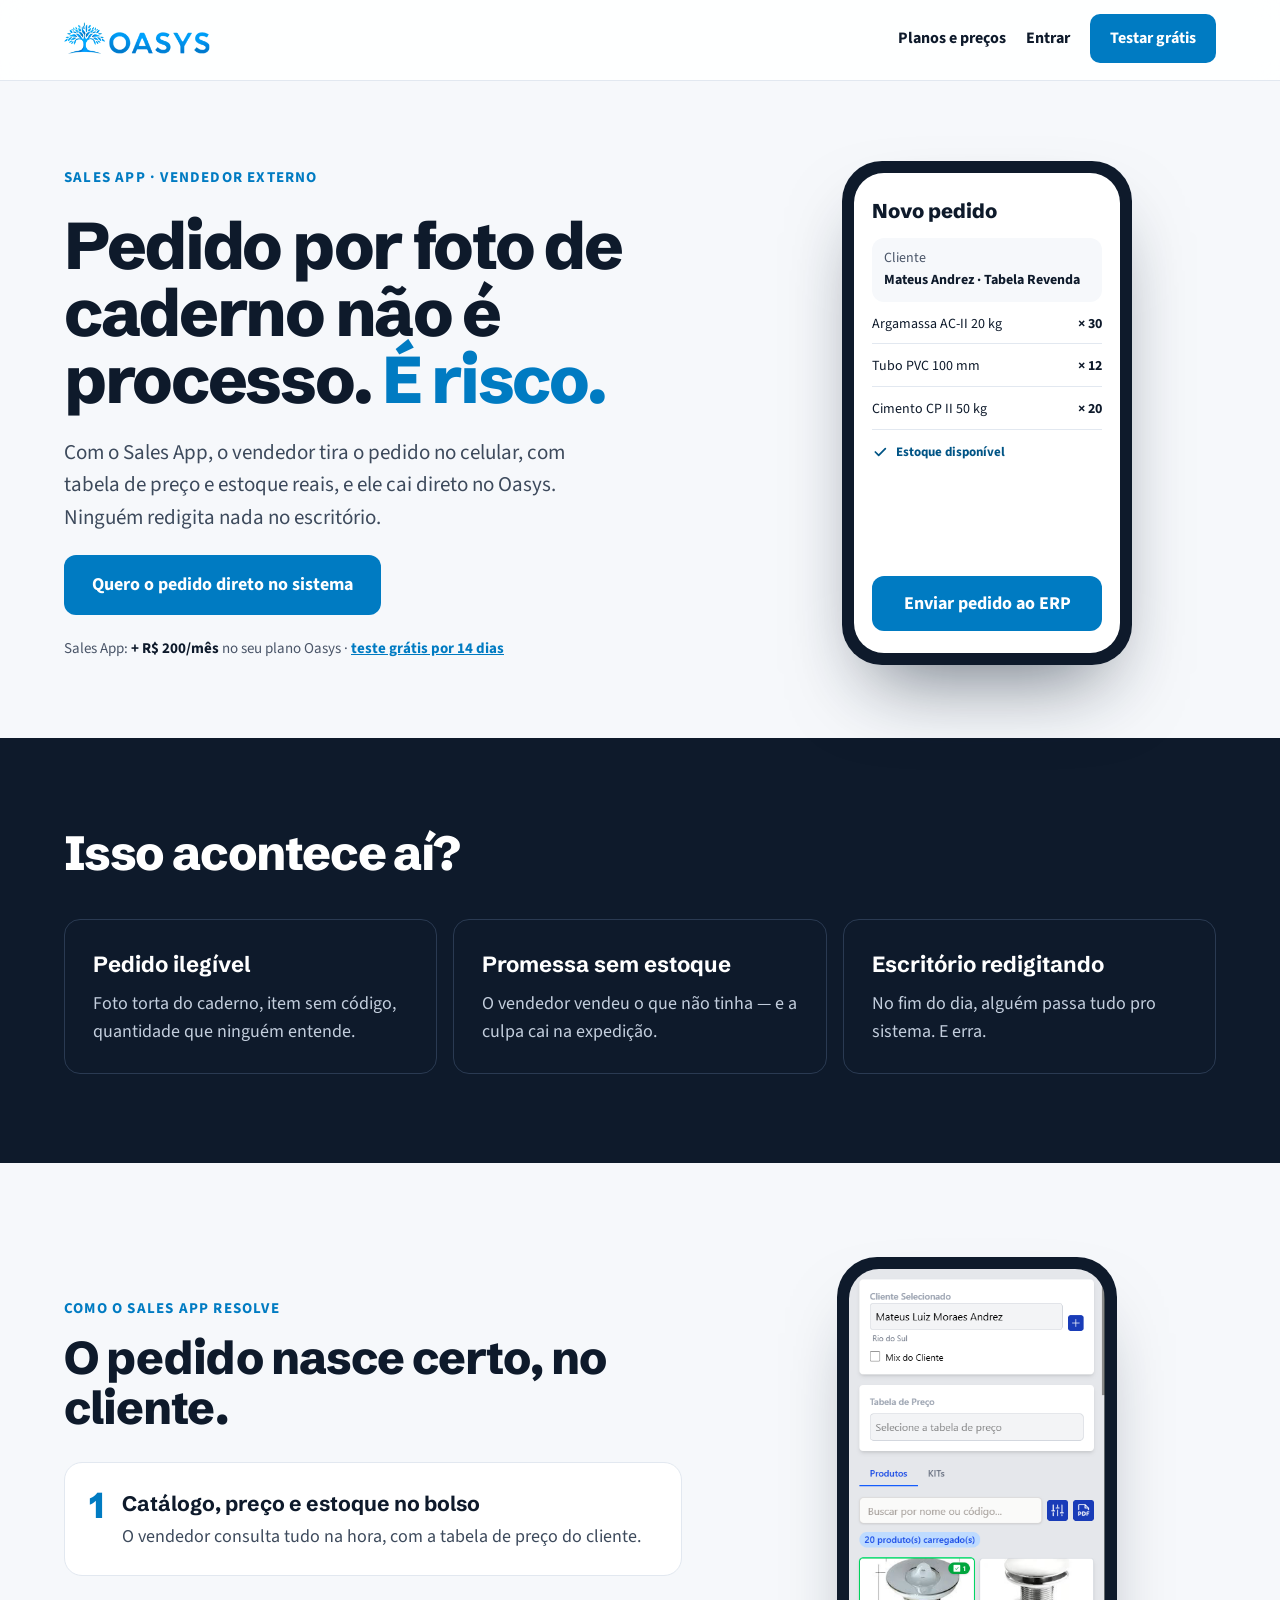
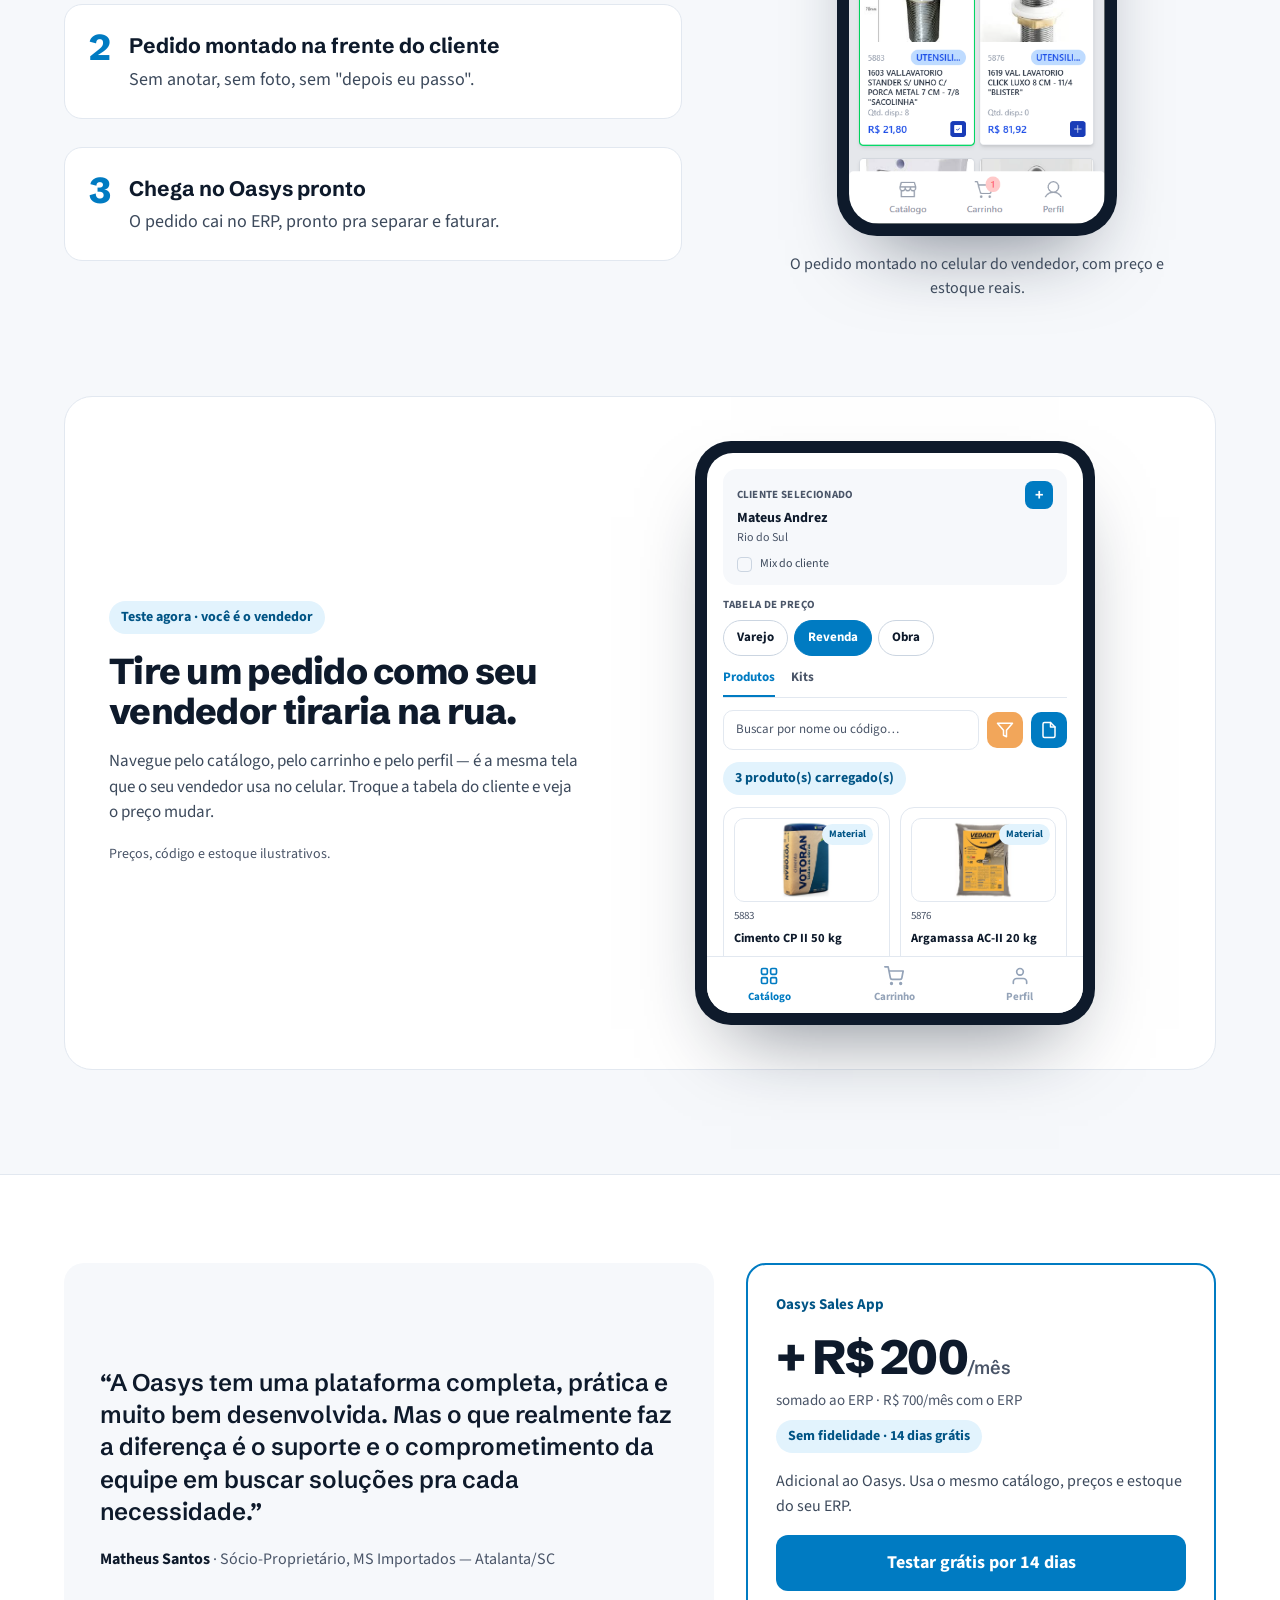
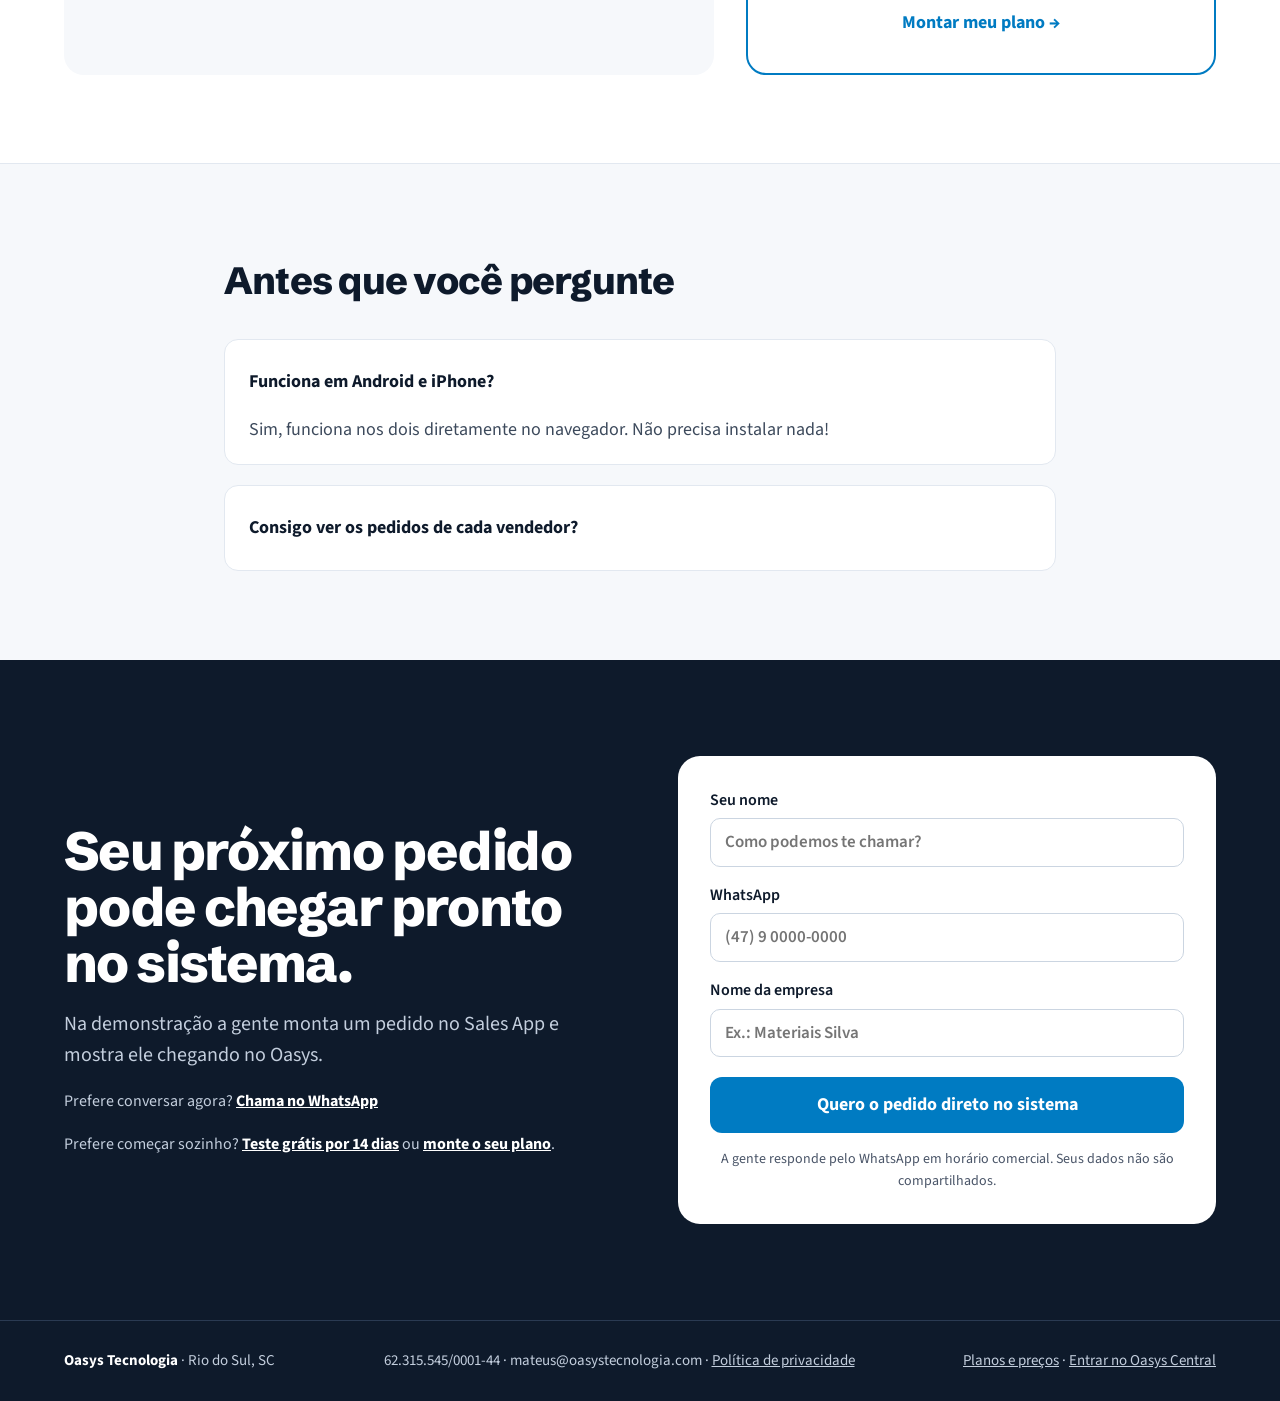
<file: pedido-vendedor/index.html>
<!doctype html>
<html lang="pt-BR">
<head>
<meta charset="utf-8">
<meta name="viewport" content="width=device-width, initial-scale=1, viewport-fit=cover">
<title>Pedido do vendedor direto no sistema | Sales App Oasys</title>
<meta name="description" content="Com o Sales App, o vendedor tira o pedido no celular com preço e estoque reais, e ele cai direto no Oasys. Sem foto de caderno, sem redigitar.">
<meta name="theme-color" content="#0E1A2B">
<link rel="canonical" href="https://www.oasystecnologia.com/pedido-vendedor/">
<meta property="og:type" content="website">
<meta property="og:locale" content="pt_BR">
<meta property="og:title" content="Pedido do vendedor direto no sistema | Sales App Oasys">
<meta property="og:description" content="Com o Sales App, o vendedor tira o pedido no celular com preço e estoque reais, e ele cai direto no Oasys. Sem foto de caderno, sem redigitar.">
<meta property="og:url" content="https://www.oasystecnologia.com/pedido-vendedor/">
<meta property="og:image" content="https://www.oasystecnologia.com/assets/og-share.png">
<link rel="icon" href="../assets/favicon.ico">
<link rel="preconnect" href="https://fonts.googleapis.com">
<link rel="preconnect" href="https://fonts.gstatic.com" crossorigin>
<link rel="stylesheet" href="https://fonts.googleapis.com/css2?family=Schibsted+Grotesk:wght@500;600;700;800&amp;family=Source+Sans+3:wght@400;500;600;700&amp;display=swap">
<link rel="stylesheet" href="../assets/oasys.css">
<!-- GA4 (opcional): descomente e troque G-XXXXXXX
<script async src="https://www.googletagmanager.com/gtag/js?id=G-XXXXXXX"></script>
<script>window.dataLayer=window.dataLayer||[];function gtag(){dataLayer.push(arguments);}gtag('js',new Date());gtag('config','G-XXXXXXX');</script>
-->
<!-- PostHog -->
<script>
  !function (t, e) { var o, n, p, r; e.__SV || (window.posthog && window.posthog.__loaded) || (window.posthog = e, e._i = [], e.init = function (i, s, a) { function g(t, e) { var o = e.split("."); 2 == o.length && (t = t[o[0]], e = o[1]), t[e] = function () { t.push([e].concat(Array.prototype.slice.call(arguments, 0))) } } (p = t.createElement("script")).type = "text/javascript", p.crossOrigin = "anonymous", p.async = !0, p.src = s.api_host.replace(".i.posthog.com", "-assets.i.posthog.com") + "/static/array.js", (r = t.getElementsByTagName("script")[0]).parentNode.insertBefore(p, r); var u = e; for (void 0 !== a ? u = e[a] = [] : a = "posthog", u.people = u.people || [], u.toString = function (t) { var e = "posthog"; return "posthog" !== a && (e += "." + a), t || (e += " (stub)"), e }, u.people.toString = function () { return u.toString(1) + ".people (stub)" }, o = "ki Ci init qi Hi pr Bi zi Di capture calculateEventProperties Qi register register_once register_for_session unregister unregister_for_session Ki getFeatureFlag getFeatureFlagPayload getFeatureFlagResult getAllFeatureFlags isFeatureEnabled reloadFeatureFlags updateFlags updateEarlyAccessFeatureEnrollment getEarlyAccessFeatures on onFeatureFlags onSurveysLoaded onSessionId getSurveys getActiveMatchingSurveys renderSurvey displaySurvey cancelPendingSurvey canRenderSurvey canRenderSurveyAsync Xi identify setPersonProperties unsetPersonProperties group resetGroups setPersonPropertiesForFlags resetPersonPropertiesForFlags setGroupPropertiesForFlags resetGroupPropertiesForFlags reset shutdown setIdentity clearIdentity get_distinct_id getGroups get_session_id get_session_replay_url alias set_config startSessionRecording stopSessionRecording sessionRecordingStarted captureException addExceptionStep captureLog startExceptionAutocapture stopExceptionAutocapture loadToolbar get_property getSessionProperty Ji Gi createPersonProfile setInternalOrTestUser Yi Ai rn opt_in_capturing opt_out_capturing has_opted_in_capturing has_opted_out_capturing get_explicit_consent_status is_capturing clear_opt_in_out_capturing Vi debug mr it getPageViewId captureTraceFeedback captureTraceMetric Oi".split(" "), n = 0; n < o.length; n++)g(u, o[n]); e._i.push([i, s, a]) }, e.__SV = 1) }(document, window.posthog || []);
  posthog.init('phc_B3N4hWCfWyWPVcXBxZ46384oaUZPbq9iN46KVtyxZEhM', {
    api_host: 'https://us.i.posthog.com',
    defaults: '2026-05-30',
    person_profiles: 'identified_only', // or 'always' to create profiles for anonymous users as well
  })
</script>
  <!-- Meta Pixel Code -->
  <script>
    !function (f, b, e, v, n, t, s) {
      if (f.fbq) return; n = f.fbq = function () {
        n.callMethod ?
          n.callMethod.apply(n, arguments) : n.queue.push(arguments)
      };
      if (!f._fbq) f._fbq = n; n.push = n; n.loaded = !0; n.version = '2.0';
      n.queue = []; t = b.createElement(e); t.async = !0;
      t.src = v; s = b.getElementsByTagName(e)[0];
      s.parentNode.insertBefore(t, s)
    }(window, document, 'script',
      'https://connect.facebook.net/en_US/fbevents.js');
    fbq('init', '1042096091507834');
    fbq('track', 'PageView');
  </script>
  <noscript><img height="1" width="1" style="display:none"
      src="https://www.facebook.com/tr?id=1042096091507834&ev=PageView&noscript=1" /></noscript>
  <!-- End Meta Pixel Code -->
</head>
<body data-lp="pedido-vendedor">
<div style="font-family: 'Source Sans 3', system-ui, sans-serif; color: #0E1A2B; background: #F6F8FB; font-size: 18px; line-height: 1.55; overflow-x: clip">

<header style="position: sticky; top: 0; z-index: 50; background: rgba(255,255,255,0.88); backdrop-filter: blur(12px); -webkit-backdrop-filter: blur(12px); border-bottom: 1px solid #E2E8F0">
<div style="max-width: 1200px; margin: 0 auto; padding: 14px 24px; display: flex; align-items: center; justify-content: space-between; gap: 16px">
<a href="https://www.oasystecnologia.com/" aria-label="Oasys — página inicial" style="display: inline-flex; align-items: center; text-decoration: none"><img src="../assets/logohorizontal.png" alt="Oasys" style="height: 32px; width: auto; display: block"></a>
<nav class="oz-nav" aria-label="Principal"><a class="oz-nav-sec" href="/planos/">Planos e preços</a><a href="https://app.oasystecnologia.com/central/conta" data-central-href="/central/conta">Entrar</a><a class="oz-nav-cta" href="/comecar/">Testar grátis</a></nav>
</div>
<div class="prog" aria-hidden="true" style="height: 3px; background: var(--azul); transform: scaleX(0); transform-origin: left"></div>
</header>
<main id="conteudo">


<!-- HERO -->
<section style="max-width: 1200px; margin: 0 auto; padding: clamp(48px, 6.3vw, 88px) 24px clamp(44px, 5.7vw, 80px); display: flex; flex-wrap: wrap; gap: 56px; align-items: center">
<div style="flex: 1 1 520px; min-width: 0; display: flex; flex-direction: column; gap: 22px">
<p class="load d1" style="margin: 0; font-weight: 700; font-size: 15px; letter-spacing: 0.08em; text-transform: uppercase; color: var(--azul)">Sales App · vendedor externo</p>
<h1 class="load d2" style="margin: 0; font-family: 'Schibsted Grotesk', sans-serif; font-weight: 800; font-size: clamp(40px, 5.4vw, 66px); line-height: 1.02; letter-spacing: -0.035em">Pedido por foto de caderno não é processo. <span style="color: var(--azul)">É risco.</span></h1>
<p class="load d3" style="margin: 0; font-size: clamp(18px, 2.2vw, 21px); color: #3D4A5C; max-width: 560px">Com o Sales App, o vendedor tira o pedido no celular, com tabela de preço e estoque reais, e ele cai direto no Oasys. Ninguém redigita nada no escritório.</p>
<div class="load d4" style="display: flex; flex-wrap: wrap; gap: 12px">
<a class="btn" href="#demo" style="background: var(--azul); color: #FFFFFF; text-decoration: none; font-weight: 700; padding: 16px 28px; border-radius: 12px; min-height: 52px; box-sizing: border-box; display: inline-flex; align-items: center">Quero o pedido direto no sistema</a>
</div>
<p class="load d5" style="margin: 0; font-size: 15px; color: #4A5568">Sales App: <strong data-preco-de="sales_app" style="color: #0E1A2B">+ R$ 200/mês</strong> no seu plano Oasys · <a href="/comecar/" style="font-weight: 700">teste grátis por 14 dias</a></p>
</div>
<div class="par" style="flex: 1 1 340px; min-width: 0; display: flex; justify-content: center">
<div class="load d3" style="width: 290px; background: #0E1A2B; border-radius: 40px; padding: 12px; box-shadow: 0 40px 80px -30px rgba(14,26,43,0.6)">
<div style="background: #FFFFFF; color: #0E1A2B; border-radius: 30px; padding: 22px 18px; display: flex; flex-direction: column; gap: 12px; min-height: 480px; box-sizing: border-box">
<div style="font-family: 'Schibsted Grotesk', sans-serif; font-weight: 800; font-size: 20px">Novo pedido</div>
<div style="background: #F6F8FB; border-radius: 12px; padding: 10px 12px; font-size: 14px"><div style="color: #4A5568">Cliente</div><div style="font-weight: 700">Mateus Andrez · Tabela Revenda</div></div>
<div class="load d6" style="display: flex; justify-content: space-between; font-size: 14px; border-bottom: 1px solid #E2E8F0; padding-bottom: 8px"><span>Argamassa AC-II 20 kg</span><strong>× 30</strong></div>
<div class="load d7" style="display: flex; justify-content: space-between; font-size: 14px; border-bottom: 1px solid #E2E8F0; padding-bottom: 8px"><span>Tubo PVC 100 mm</span><strong>× 12</strong></div>
<div class="load d8" style="display: flex; justify-content: space-between; font-size: 14px; border-bottom: 1px solid #E2E8F0; padding-bottom: 8px"><span>Cimento CP II 50 kg</span><strong>× 20</strong></div>
<div style="display: flex; align-items: center; gap: 8px; font-size: 13px; color: #005485; font-weight: 700"><svg aria-hidden="true" width="16" height="16" viewBox="0 0 24 24" fill="none" stroke="currentColor" stroke-width="2.6" stroke-linecap="round" stroke-linejoin="round"><path d="M5 12l5 5L20 7"></path></svg>Estoque disponível</div>
<span style="margin-top: auto; background: var(--azul); color: #FFFFFF; font-weight: 700; text-align: center; padding: 14px; border-radius: 12px">Enviar pedido ao ERP</span>
</div>
</div>
</div>
</section>

<!-- SINTOMAS -->
<section style="background: #0E1A2B; color: #FFFFFF">
<div style="max-width: 1200px; margin: 0 auto; padding: clamp(52px, 6.9vw, 96px) 24px; display: flex; flex-direction: column; gap: 40px">
<h2 class="rv" style="margin: 0; font-family: 'Schibsted Grotesk', sans-serif; font-weight: 800; font-size: clamp(32px, 3.8vw, 48px); line-height: 1.08; letter-spacing: -0.025em">Isso acontece aí?</h2>
<div style="display: grid; grid-template-columns: repeat(auto-fit, minmax(300px, 1fr)); gap: 16px">
<div class="rv" style="border: 1px solid #2A3A52; border-radius: 16px; padding: 28px; display: flex; flex-direction: column; gap: 8px"><strong style="font-family: 'Schibsted Grotesk', sans-serif; font-size: 22px">Pedido ilegível</strong><span style="color: #C3CEDD">Foto torta do caderno, item sem código, quantidade que ninguém entende.</span></div>
<div class="rv s2" style="border: 1px solid #2A3A52; border-radius: 16px; padding: 28px; display: flex; flex-direction: column; gap: 8px"><strong style="font-family: 'Schibsted Grotesk', sans-serif; font-size: 22px">Promessa sem estoque</strong><span style="color: #C3CEDD">O vendedor vendeu o que não tinha — e a culpa cai na expedição.</span></div>
<div class="rv s3" style="border: 1px solid #2A3A52; border-radius: 16px; padding: 28px; display: flex; flex-direction: column; gap: 8px"><strong style="font-family: 'Schibsted Grotesk', sans-serif; font-size: 22px">Escritório redigitando</strong><span style="color: #C3CEDD">No fim do dia, alguém passa tudo pro sistema. E erra.</span></div>
</div>
</div>
</section>

<!-- SOLUÇÃO + PRINT -->
<section style="max-width: 1200px; margin: 0 auto; padding: clamp(56px, 7.4vw, 104px) 24px; display: flex; flex-wrap: wrap; gap: 56px; align-items: center">
<div style="flex: 1 1 480px; min-width: 0; display: flex; flex-direction: column; gap: 28px">
<div class="rv" style="display: flex; flex-direction: column; gap: 12px">
<p style="margin: 0; font-weight: 700; font-size: 15px; letter-spacing: 0.08em; text-transform: uppercase; color: var(--azul)">Como o Sales App resolve</p>
<h2 style="margin: 0; font-family: 'Schibsted Grotesk', sans-serif; font-weight: 800; font-size: clamp(32px, 3.6vw, 46px); line-height: 1.1; letter-spacing: -0.02em">O pedido nasce certo, no cliente.</h2>
</div>
<div class="rv card" style="background: #FFFFFF; border: 1px solid #E2E8F0; border-radius: 18px; padding: 24px; display: flex; gap: 18px; align-items: flex-start"><span style="font-family: 'Schibsted Grotesk', sans-serif; font-weight: 800; font-size: 36px; color: var(--azul); line-height: 1">1</span><div><h3 style="margin: 0 0 4px; font-family: 'Schibsted Grotesk', sans-serif; font-size: 21px">Catálogo, preço e estoque no bolso</h3><p style="margin: 0; color: #3D4A5C">O vendedor consulta tudo na hora, com a tabela de preço do cliente.</p></div></div>
<div class="rv s2 card" style="background: #FFFFFF; border: 1px solid #E2E8F0; border-radius: 18px; padding: 24px; display: flex; gap: 18px; align-items: flex-start"><span style="font-family: 'Schibsted Grotesk', sans-serif; font-weight: 800; font-size: 36px; color: var(--azul); line-height: 1">2</span><div><h3 style="margin: 0 0 4px; font-family: 'Schibsted Grotesk', sans-serif; font-size: 21px">Pedido montado na frente do cliente</h3><p style="margin: 0; color: #3D4A5C">Sem anotar, sem foto, sem "depois eu passo".</p></div></div>
<div class="rv s3 card" style="background: #FFFFFF; border: 1px solid #E2E8F0; border-radius: 18px; padding: 24px; display: flex; gap: 18px; align-items: flex-start"><span style="font-family: 'Schibsted Grotesk', sans-serif; font-weight: 800; font-size: 36px; color: var(--azul); line-height: 1">3</span><div><h3 style="margin: 0 0 4px; font-family: 'Schibsted Grotesk', sans-serif; font-size: 21px">Chega no Oasys pronto</h3><p style="margin: 0; color: #3D4A5C">O pedido cai no ERP, pronto pra separar e faturar.</p></div></div>
</div>
<div class="zoom" style="flex: 1 1 340px; min-width: 0"><figure style="margin: 0; display: flex; flex-direction: column; align-items: center; gap: 16px; text-align: center">
<div style="width: 280px; background: var(--tinta); border-radius: 40px; padding: 12px; box-shadow: 0 40px 80px -36px rgba(14,26,43,0.55)"><img src="../assets/salesapp.png" alt="Tela do catálogo do Sales App, com cliente selecionado, tabela de preço e produtos com estoque real" width="394" height="853" loading="lazy" style="display: block; width: 100%; height: auto; border-radius: 30px"></div>
<figcaption style="font-size: 16px; color: var(--texto); max-width: 420px">O pedido montado no celular do vendedor, com preço e estoque reais.</figcaption>
</figure></div>
</section>

<!-- TESTE AGORA -->
<section id="teste" style="max-width: 1200px; margin: 0 auto; padding: 0 24px 104px">
<div class="rv"><div data-widget="sim-pedido"><noscript><p style="padding: 24px; background: #FFFFFF; border-radius: 20px">Ative o JavaScript para usar este simulador.</p></noscript></div></div>
</section>

<!-- PROVA + PREÇO -->
<section style="background: #FFFFFF; border-top: 1px solid #E2E8F0; border-bottom: 1px solid #E2E8F0">
<div style="max-width: 1200px; margin: 0 auto; padding: clamp(52px, 6.9vw, 96px) 24px; display: flex; flex-wrap: wrap; gap: 32px; align-items: stretch">
<figure class="rvl" style="flex: 1 1 520px; min-width: 0; margin: 0; background: #F6F8FB; border-radius: 20px; padding: 36px; display: flex; flex-direction: column; gap: 18px; justify-content: center">
<blockquote style="margin: 0; font-family: 'Schibsted Grotesk', sans-serif; font-size: 24px; line-height: 1.35; font-weight: 600">“A Oasys tem uma plataforma completa, prática e muito bem desenvolvida. Mas o que realmente faz a diferença é o suporte e o comprometimento da equipe em buscar soluções pra cada necessidade.”</blockquote>
<figcaption style="color: #4A5568; font-size: 16px"><strong style="color: #0E1A2B">Matheus Santos</strong> · Sócio-Proprietário, MS Importados — Atalanta/SC</figcaption>
</figure>
<div class="rvr" style="flex: 1 1 340px; min-width: 0"><div data-widget="preco" data-plano="sales_app" data-adicional="1" data-desc="Adicional ao Oasys. Usa o mesmo catálogo, preços e estoque do seu ERP." style="height: 100%"></div></div>
</div>
</section>

<!-- OBJEÇÕES -->
<section style="max-width: 880px; margin: 0 auto; padding: clamp(52px, 6.9vw, 96px) 24px; display: flex; flex-direction: column; gap: 20px">
<h2 class="rv" style="margin: 0 0 8px; font-family: 'Schibsted Grotesk', sans-serif; font-weight: 800; font-size: clamp(28px, 3vw, 38px); letter-spacing: -0.02em">Antes que você pergunte</h2>
<details class="rv" open style="background: #FFFFFF; border: 1px solid #E2E8F0; border-radius: 14px; padding: 20px 24px"><summary style="font-weight: 700; cursor: pointer">Funciona em Android e iPhone?</summary><p style="margin: 12px 0 0; color: #3D4A5C">Sim, funciona nos dois diretamente no navegador. Não precisa instalar nada!</p></details>
<details class="rv" style="background: #FFFFFF; border: 1px solid #E2E8F0; border-radius: 14px; padding: 20px 24px"><summary style="font-weight: 700; cursor: pointer">Consigo ver os pedidos de cada vendedor?</summary><p style="margin: 12px 0 0; color: #3D4A5C">Sim. O gestor acompanha os pedidos por vendedor, com valor vendido, status do pedido e clientes atendidos. Os pedidos caem direto no Oasys ERP, sem redigitação.</p></details>
</section>

<section id="demo" style="color: #FFFFFF; background: var(--tinta); overflow: hidden">
<div style="max-width: 1200px; margin: 0 auto; padding: 96px 24px; display: flex; flex-wrap: wrap; gap: 56px; align-items: center">
<div class="rvl" style="flex: 1 1 440px; min-width: 0; display: flex; flex-direction: column; gap: 18px">
<h2 style="margin: 0; font-family: 'Schibsted Grotesk', sans-serif; font-weight: 800; font-size: clamp(34px, 4.2vw, 54px); line-height: 1.04; letter-spacing: -0.03em">Seu próximo pedido pode chegar pronto no sistema.</h2>
<p style="margin: 0; color: #C3CEDD; font-size: 20px">Na demonstração a gente monta um pedido no Sales App e mostra ele chegando no Oasys.</p>
<p style="margin: 0; color: #C3CEDD; font-size: 16px">Prefere conversar agora? <a href="https://wa.me/554731804931" style="color: #FFFFFF; font-weight: 700">Chama no WhatsApp</a></p>
<p style="margin: 0; color: #C3CEDD; font-size: 16px">Prefere começar sozinho? <a href="/comecar/" style="color: #FFFFFF; font-weight: 700">Teste grátis por 14 dias</a> ou <a href="/planos/" style="color: #FFFFFF; font-weight: 700">monte o seu plano</a>.</p>
</div>
<form class="rvr" data-form="demo" data-endpoint="/leads.php" novalidate style="flex: 1 1 420px; min-width: 0; background: #FFFFFF; color: var(--tinta); border-radius: 22px; padding: 32px">
<div data-campos style="display: flex; flex-direction: column; gap: 16px">
<label style="display: flex; flex-direction: column; gap: 6px; font-weight: 600; font-size: 16px">Seu nome<input type="text" name="nome" autocomplete="name" required placeholder="Como podemos te chamar?" style="min-height: 48px; padding: 10px 14px; border: 1.5px solid #CBD5E1; border-radius: 10px; font-size: 17px"></label>
<label style="display: flex; flex-direction: column; gap: 6px; font-weight: 600; font-size: 16px">WhatsApp<input type="tel" name="whatsapp" autocomplete="tel" inputmode="tel" required placeholder="(47) 9 0000-0000" style="min-height: 48px; padding: 10px 14px; border: 1.5px solid #CBD5E1; border-radius: 10px; font-size: 17px"></label>
<label style="display: flex; flex-direction: column; gap: 6px; font-weight: 600; font-size: 16px">Nome da empresa<input type="text" name="empresa" autocomplete="organization" placeholder="Ex.: Materiais Silva" style="min-height: 48px; padding: 10px 14px; border: 1.5px solid #CBD5E1; border-radius: 10px; font-size: 17px"></label>
<span data-erro role="alert" hidden style="font-size: 14px; font-weight: 700; color: #B42318"></span>
<button class="btn oz-primario" type="submit" style="font-size: 18px; min-height: 56px; margin-top: 4px">Quero o pedido direto no sistema</button>
<p style="margin: 0; font-size: 14px; color: var(--suave); text-align: center">A gente responde pelo WhatsApp em horário comercial. Seus dados não são compartilhados.</p>
</div>
<div data-ok hidden tabindex="-1" role="status" style="display: flex; flex-direction: column; gap: 12px; align-items: flex-start; padding: 8px 0">
<svg aria-hidden="true" width="40" height="40" viewBox="0 0 24 24" fill="none" stroke="#007BC2" stroke-width="2.4" stroke-linecap="round" stroke-linejoin="round"><circle cx="12" cy="12" r="10"></circle><path d="M7 12.5l3.5 3.5L17 9"></path></svg>
<strong style="font-family: 'Schibsted Grotesk', sans-serif; font-size: 26px">Recebemos seu contato!</strong>
<span style="color: var(--texto)">Em breve alguém da Oasys chama você no WhatsApp para marcar o melhor horário.</span>
</div>
</form>
</div>
</section>
</main>
<div class="mbar" style="position: fixed; left: 0; right: 0; bottom: 0; z-index: 60; background: rgba(255,255,255,0.96); backdrop-filter: blur(10px); -webkit-backdrop-filter: blur(10px); border-top: 1px solid var(--linha); padding: 10px 16px calc(10px + env(safe-area-inset-bottom)); gap: 10px">
<a href="#demo" style="flex: 1; background: var(--azul); color: #FFFFFF; text-decoration: none; font-weight: 700; font-size: 16px; border-radius: 12px; min-height: 48px; display: flex; align-items: center; justify-content: center; text-align: center; padding: 0 8px">Quero o pedido no sistema</a>
<a href="https://wa.me/554731804931" style="flex: 0 0 auto; background: #FFFFFF; color: var(--tinta); border: 1.5px solid #CBD5E1; text-decoration: none; font-weight: 700; font-size: 16px; border-radius: 12px; min-height: 48px; padding: 0 16px; display: flex; align-items: center; gap: 8px"><svg aria-hidden="true" width="18" height="18" viewBox="0 0 24 24" fill="none" stroke="currentColor" stroke-width="2" stroke-linecap="round" stroke-linejoin="round"><path d="M21 11.5a8.4 8.4 0 0 1-12.4 7.4L3 21l2.1-5.5A8.4 8.4 0 1 1 21 11.5z"></path></svg>WhatsApp</a>
</div>
<footer style="background: var(--tinta); color: #C3CEDD; border-top: 1px solid #2A3A52">
<div style="max-width: 1200px; margin: 0 auto; padding: 28px 24px; display: flex; flex-wrap: wrap; justify-content: space-between; gap: 12px; font-size: 15px">
<span><strong style="color: #FFFFFF">Oasys Tecnologia</strong> · Rio do Sul, SC</span>
<span>62.315.545/0001-44 · mateus@oasystecnologia.com · <a href="/politica-de-privacidade.html" style="color: #C3CEDD">Política de privacidade</a></span>
<span><a href="/planos/" style="color: #C3CEDD">Planos e preços</a> · <a href="https://app.oasystecnologia.com/central/conta" data-central-href="/central/conta" style="color: #C3CEDD">Entrar no Oasys Central</a></span>
</div>
</footer>
</div>
<script src="../assets/oasys.js" defer></script>
</body>
</html>
</file>
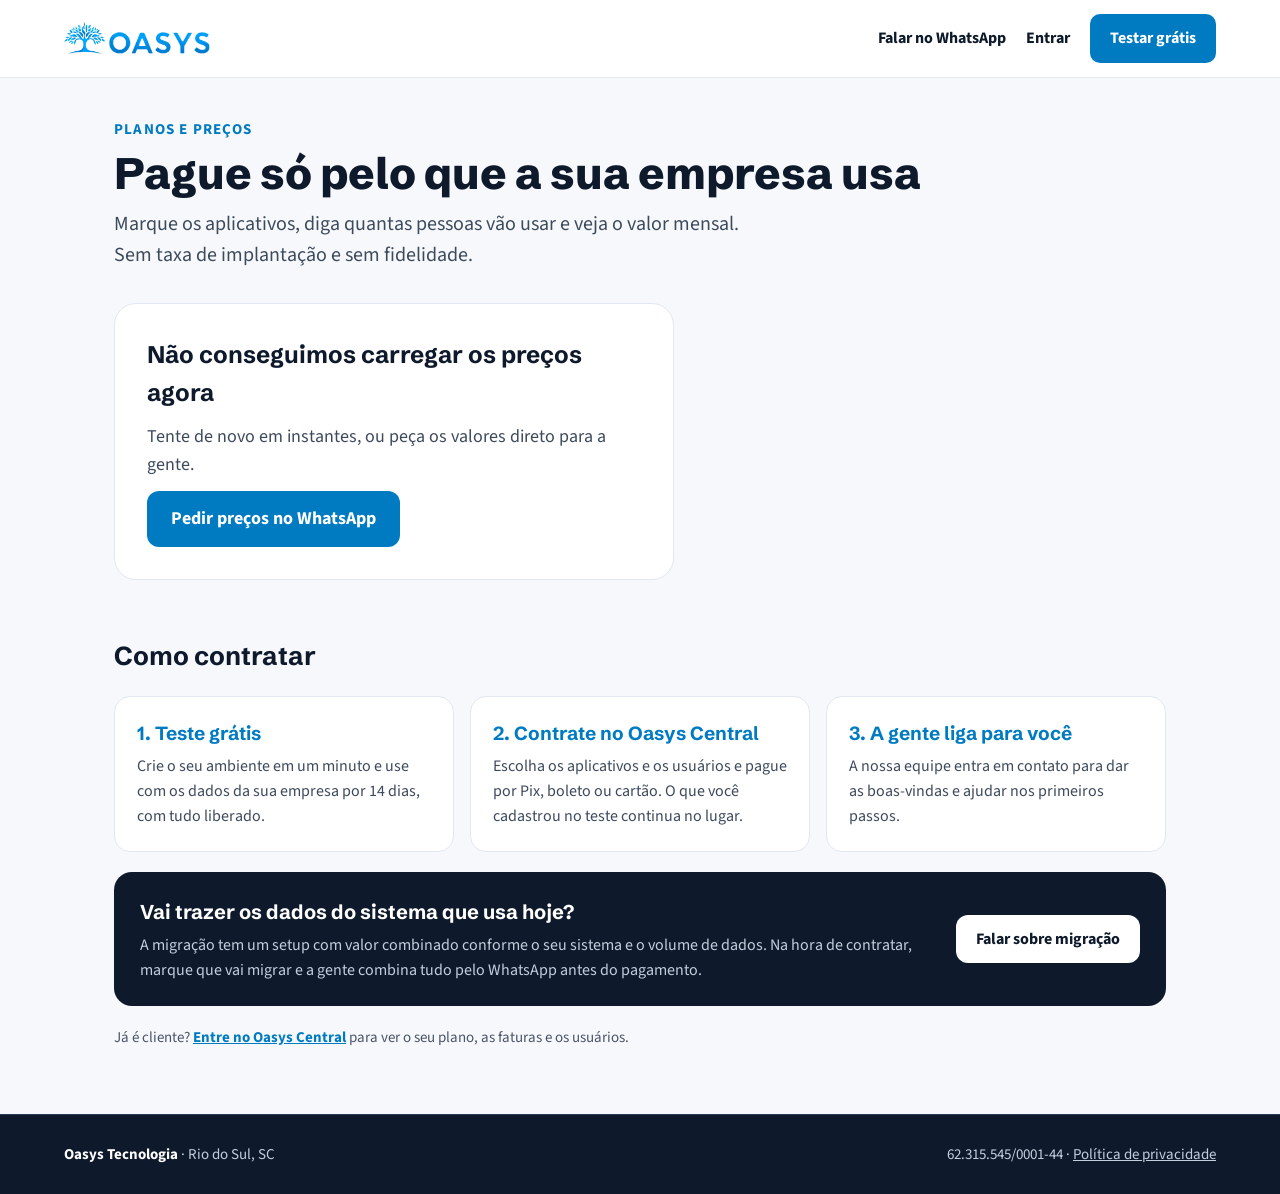
<file: planos/index.html>
<!doctype html>
<html lang="pt-BR">
<head>
<meta charset="utf-8">
<meta name="viewport" content="width=device-width, initial-scale=1, viewport-fit=cover">
<title>Planos e preços | Oasys ERP</title>
<meta name="description" content="Monte o seu plano do Oasys: escolha os aplicativos, informe quantos usuários vão usar e veja o valor mensal na hora.">
<meta name="theme-color" content="#0E1A2B">
<!-- Fora dos buscadores e do sitemap até a contratação pelo site ser aberta ao público. -->
<meta name="robots" content="noindex">
<link rel="icon" href="../assets/favicon.ico">
<link rel="preconnect" href="https://fonts.googleapis.com">
<link rel="preconnect" href="https://fonts.gstatic.com" crossorigin>
<link rel="stylesheet" href="https://fonts.googleapis.com/css2?family=Schibsted+Grotesk:wght@500;600;700;800&amp;family=Source+Sans+3:wght@400;500;600;700&amp;display=swap">
<link rel="stylesheet" href="../assets/oasys.css">
<style>
  .pl-item { display: flex; gap: 14px; align-items: flex-start; padding: 18px 20px; background: #FFFFFF; border: 1.5px solid var(--linha); border-radius: 14px; cursor: pointer; }
  .pl-item:has(input:checked) { border-color: var(--azul); background: #F2F9FE; }
  .pl-item:has(input:focus-visible) { outline: 3px solid #70CBFF; outline-offset: 2px; }
  .pl-item input { width: 22px; height: 22px; margin-top: 3px; flex: 0 0 auto; accent-color: var(--azul); }
  .pl-item .pl-texto { flex: 1; min-width: 0; display: flex; flex-direction: column; gap: 2px; }
  .pl-item .pl-nome { font-family: 'Schibsted Grotesk', sans-serif; font-weight: 700; font-size: 19px; }
  .pl-item .pl-desc { color: var(--texto); font-size: 16px; }
  .pl-item .pl-nota { color: var(--azul-esc); font-size: 14px; font-weight: 600; }
  .pl-item .pl-preco { font-weight: 700; white-space: nowrap; font-variant-numeric: tabular-nums; text-align: right; }
  .pl-item .pl-preco small { display: block; font-weight: 500; font-size: 13px; color: var(--suave); }
  .pl-passo { width: 48px; height: 48px; border: 1.5px solid #CBD5E1; background: #FFFFFF; border-radius: 10px; font-size: 22px; font-weight: 700; color: var(--tinta); cursor: pointer; }
  .pl-usuarios { width: 76px; min-height: 48px; text-align: center; border: 1.5px solid #CBD5E1; border-radius: 10px; font-size: 19px; font-weight: 700; font-variant-numeric: tabular-nums; }
  .pl-linha { display: flex; justify-content: space-between; gap: 12px; font-size: 16px; color: #C3CEDD; font-variant-numeric: tabular-nums; }
  .pl-cta { background: var(--azul); color: #FFFFFF; text-decoration: none; font-weight: 700; font-size: 18px; border-radius: 12px; min-height: 56px; display: flex; align-items: center; justify-content: center; text-align: center; padding: 0 16px; }
  .pl-cta:hover { color: #FFFFFF; }
  @media (min-width: 900px) { .pl-resumo { position: sticky; top: 24px; } }
</style>
<!-- PostHog -->
<script>
  !function (t, e) { var o, n, p, r; e.__SV || (window.posthog && window.posthog.__loaded) || (window.posthog = e, e._i = [], e.init = function (i, s, a) { function g(t, e) { var o = e.split("."); 2 == o.length && (t = t[o[0]], e = o[1]), t[e] = function () { t.push([e].concat(Array.prototype.slice.call(arguments, 0))) } } (p = t.createElement("script")).type = "text/javascript", p.crossOrigin = "anonymous", p.async = !0, p.src = s.api_host.replace(".i.posthog.com", "-assets.i.posthog.com") + "/static/array.js", (r = t.getElementsByTagName("script")[0]).parentNode.insertBefore(p, r); var u = e; for (void 0 !== a ? u = e[a] = [] : a = "posthog", u.people = u.people || [], u.toString = function (t) { var e = "posthog"; return "posthog" !== a && (e += "." + a), t || (e += " (stub)"), e }, u.people.toString = function () { return u.toString(1) + ".people (stub)" }, o = "ki Ci init qi Hi pr Bi zi Di capture calculateEventProperties Qi register register_once register_for_session unregister unregister_for_session Ki getFeatureFlag getFeatureFlagPayload getFeatureFlagResult getAllFeatureFlags isFeatureEnabled reloadFeatureFlags updateFlags updateEarlyAccessFeatureEnrollment getEarlyAccessFeatures on onFeatureFlags onSurveysLoaded onSessionId getSurveys getActiveMatchingSurveys renderSurvey displaySurvey cancelPendingSurvey canRenderSurvey canRenderSurveyAsync Xi identify setPersonProperties unsetPersonProperties group resetGroups setPersonPropertiesForFlags resetPersonPropertiesForFlags setGroupPropertiesForFlags resetGroupPropertiesForFlags reset shutdown setIdentity clearIdentity get_distinct_id getGroups get_session_id get_session_replay_url alias set_config startSessionRecording stopSessionRecording sessionRecordingStarted captureException addExceptionStep captureLog startExceptionAutocapture stopExceptionAutocapture loadToolbar get_property getSessionProperty Ji Gi createPersonProfile setInternalOrTestUser Yi Ai rn opt_in_capturing opt_out_capturing has_opted_in_capturing has_opted_out_capturing get_explicit_consent_status is_capturing clear_opt_in_out_capturing Vi debug mr it getPageViewId captureTraceFeedback captureTraceMetric Oi".split(" "), n = 0; n < o.length; n++)g(u, o[n]); e._i.push([i, s, a]) }, e.__SV = 1) }(document, window.posthog || []);
  posthog.init('phc_B3N4hWCfWyWPVcXBxZ46384oaUZPbq9iN46KVtyxZEhM', {
    api_host: 'https://us.i.posthog.com',
    defaults: '2026-05-30',
    person_profiles: 'identified_only', // or 'always' to create profiles for anonymous users as well
  })
</script>
  <!-- Meta Pixel Code -->
  <script>
    !function (f, b, e, v, n, t, s) {
      if (f.fbq) return; n = f.fbq = function () {
        n.callMethod ?
          n.callMethod.apply(n, arguments) : n.queue.push(arguments)
      };
      if (!f._fbq) f._fbq = n; n.push = n; n.loaded = !0; n.version = '2.0';
      n.queue = []; t = b.createElement(e); t.async = !0;
      t.src = v; s = b.getElementsByTagName(e)[0];
      s.parentNode.insertBefore(t, s)
    }(window, document, 'script',
      'https://connect.facebook.net/en_US/fbevents.js');
    fbq('init', '1042096091507834');
    fbq('track', 'PageView');
  </script>
  <noscript><img height="1" width="1" style="display:none"
      src="https://www.facebook.com/tr?id=1042096091507834&ev=PageView&noscript=1" /></noscript>
  <!-- End Meta Pixel Code -->
</head>
<!-- data-central: endereço do ERP que atende /central/ (ver DEPLOY.md). -->
<body data-lp="planos" data-central="https://app.oasystecnologia.com">
<div style="min-height: 100vh; display: flex; flex-direction: column">

<header style="background: #FFFFFF; border-bottom: 1px solid #E2E8F0">
<div style="max-width: 1200px; margin: 0 auto; padding: 14px 24px; display: flex; align-items: center; justify-content: space-between; gap: 16px">
<a href="https://www.oasystecnologia.com/" aria-label="Oasys — página inicial" style="display: inline-flex; align-items: center; text-decoration: none"><img src="../assets/logohorizontal.png" alt="Oasys" style="height: 32px; width: auto; display: block"></a>
<nav class="oz-nav" aria-label="Principal"><a class="oz-nav-sec" href="https://wa.me/554731804931">Falar no WhatsApp</a><a href="https://app.oasystecnologia.com/central/conta" data-central-href="/central/conta">Entrar</a><a class="oz-nav-cta" href="/comecar/">Testar grátis</a></nav>
</div>
</header>

<main style="flex: 1; max-width: 1100px; width: 100%; margin: 0 auto; padding: 40px 24px 64px">
<p style="margin: 0; font-weight: 700; font-size: 15px; letter-spacing: 0.08em; text-transform: uppercase; color: var(--azul)">Planos e preços</p>
<h1 style="margin: 8px 0 12px; font-family: 'Schibsted Grotesk', sans-serif; font-weight: 800; font-size: clamp(30px, 5vw, 44px); line-height: 1.1; text-wrap: balance">Pague só pelo que a sua empresa usa</h1>
<p style="margin: 0 0 32px; color: var(--texto); font-size: 20px; max-width: 640px">Marque os aplicativos, diga quantas pessoas vão usar e veja o valor mensal. Sem taxa de implantação e sem fidelidade.</p>

<div data-carregando role="status" style="color: var(--suave)">Carregando preços…</div>

<div data-indisponivel hidden style="background: #FFFFFF; border: 1px solid var(--linha); border-radius: 22px; padding: 32px; display: flex; flex-direction: column; gap: 12px; align-items: flex-start; max-width: 560px">
<strong style="font-family: 'Schibsted Grotesk', sans-serif; font-size: 24px">Não conseguimos carregar os preços agora</strong>
<span style="color: var(--texto)">Tente de novo em instantes, ou peça os valores direto para a gente.</span>
<a class="btn pl-cta" href="https://wa.me/554731804931" style="padding: 0 24px">Pedir preços no WhatsApp</a>
</div>

<div data-configurador hidden style="display: flex; flex-wrap: wrap; gap: 32px; align-items: flex-start">

<section aria-labelledby="pl-apps" style="flex: 1 1 520px; min-width: 0; display: flex; flex-direction: column; gap: 12px">
<h2 id="pl-apps" style="margin: 0 0 4px; font-family: 'Schibsted Grotesk', sans-serif; font-size: 22px">1. Aplicativos</h2>
<div data-itens style="display: flex; flex-direction: column; gap: 12px"></div>

<h2 style="margin: 24px 0 4px; font-family: 'Schibsted Grotesk', sans-serif; font-size: 22px"><label for="pl-usuarios">2. Usuários</label></h2>
<div style="background: #FFFFFF; border: 1.5px solid var(--linha); border-radius: 14px; padding: 18px 20px; display: flex; flex-wrap: wrap; gap: 16px; align-items: center; justify-content: space-between">
<span style="flex: 1 1 240px; color: var(--texto); font-size: 16px" data-usuarios-ajuda aria-live="polite"></span>
<span style="display: inline-flex; gap: 8px; align-items: center">
<button type="button" class="pl-passo" data-passo="-1" aria-label="Um usuário a menos">−</button>
<input id="pl-usuarios" class="pl-usuarios" type="number" min="1" max="500" inputmode="numeric" value="3">
<button type="button" class="pl-passo" data-passo="1" aria-label="Um usuário a mais">+</button>
</span>
</div>
</section>

<aside class="pl-resumo" aria-label="Resumo do plano" style="flex: 1 1 320px; min-width: 0; background: var(--tinta); color: #FFFFFF; border-radius: 22px; padding: 28px; display: flex; flex-direction: column; gap: 14px">
<strong style="font-family: 'Schibsted Grotesk', sans-serif; font-size: 20px">Seu plano</strong>
<div data-linhas style="display: flex; flex-direction: column; gap: 8px"></div>
<div style="border-top: 1px solid #2A3A52; padding-top: 14px; display: flex; justify-content: space-between; align-items: baseline; gap: 12px">
<span style="font-size: 16px; color: #C3CEDD">Total por mês</span>
<span data-total aria-live="polite" style="font-family: 'Schibsted Grotesk', sans-serif; font-weight: 800; font-size: 34px"></span>
</div>
<a class="btn pl-cta" data-cta href="../comecar/">Testar grátis</a>
<span data-cta-nota style="font-size: 14px; color: #C3CEDD; text-align: center"></span>
<a href="#" data-contratar style="font-size: 15px; color: #FFFFFF; text-align: center">Já tem conta? Contratar este plano</a>
</aside>

</div>

<section aria-labelledby="pl-como" style="margin-top: 56px; display: flex; flex-direction: column; gap: 20px">
<h2 id="pl-como" style="margin: 0; font-family: 'Schibsted Grotesk', sans-serif; font-size: 26px">Como contratar</h2>
<ol style="margin: 0; padding: 0; list-style: none; display: grid; grid-template-columns: repeat(auto-fit, minmax(240px, 1fr)); gap: 16px; counter-reset: passo">
<li style="background: #FFFFFF; border: 1px solid var(--linha); border-radius: 16px; padding: 22px; display: flex; flex-direction: column; gap: 6px"><strong style="font-family: 'Schibsted Grotesk', sans-serif; font-size: 19px; color: var(--azul)">1. Teste grátis</strong><span style="color: var(--texto); font-size: 16px">Crie o seu ambiente em um minuto e use com os dados da sua empresa por 14 dias, com tudo liberado.</span></li>
<li style="background: #FFFFFF; border: 1px solid var(--linha); border-radius: 16px; padding: 22px; display: flex; flex-direction: column; gap: 6px"><strong style="font-family: 'Schibsted Grotesk', sans-serif; font-size: 19px; color: var(--azul)">2. Contrate no Oasys Central</strong><span style="color: var(--texto); font-size: 16px">Escolha os aplicativos e os usuários e pague por Pix, boleto ou cartão. O que você cadastrou no teste continua no lugar.</span></li>
<li style="background: #FFFFFF; border: 1px solid var(--linha); border-radius: 16px; padding: 22px; display: flex; flex-direction: column; gap: 6px"><strong style="font-family: 'Schibsted Grotesk', sans-serif; font-size: 19px; color: var(--azul)">3. A gente liga para você</strong><span style="color: var(--texto); font-size: 16px">A nossa equipe entra em contato para dar as boas-vindas e ajudar nos primeiros passos.</span></li>
</ol>
<div style="background: var(--tinta); color: #C3CEDD; border-radius: 18px; padding: 24px 26px; display: flex; flex-wrap: wrap; gap: 16px 28px; align-items: center; justify-content: space-between">
<div style="flex: 1 1 420px; min-width: 0; display: flex; flex-direction: column; gap: 6px"><strong style="font-family: 'Schibsted Grotesk', sans-serif; font-size: 20px; color: #FFFFFF">Vai trazer os dados do sistema que usa hoje?</strong><span style="font-size: 16px">A migração tem um setup com valor combinado conforme o seu sistema e o volume de dados. Na hora de contratar, marque que vai migrar e a gente combina tudo pelo WhatsApp antes do pagamento.</span></div>
<a class="btn" href="https://wa.me/554731804931?text=Ol%C3%A1!%20Quero%20saber%20sobre%20a%20migra%C3%A7%C3%A3o%20para%20o%20Oasys." style="background: #FFFFFF; color: var(--tinta); text-decoration: none; font-weight: 700; font-size: 16px; padding: 12px 20px; border-radius: 12px; min-height: 48px; display: inline-flex; align-items: center">Falar sobre migração</a>
</div>
<p style="margin: 0; color: var(--suave); font-size: 15px">Já é cliente? <a href="https://app.oasystecnologia.com/central/conta" data-central-href="/central/conta" style="font-weight: 700">Entre no Oasys Central</a> para ver o seu plano, as faturas e os usuários.</p>
</section>
</main>

<footer style="background: var(--tinta); color: #C3CEDD; border-top: 1px solid #2A3A52">
<div style="max-width: 1200px; margin: 0 auto; padding: 28px 24px; display: flex; flex-wrap: wrap; justify-content: space-between; gap: 12px; font-size: 15px">
<span><strong style="color: #FFFFFF">Oasys Tecnologia</strong> · Rio do Sul, SC</span>
<span>62.315.545/0001-44 · <a href="/politica-de-privacidade.html" style="color: #C3CEDD">Política de privacidade</a></span>
</div>
</footer>
</div>
<script src="../assets/planos.js" defer></script>
</body>
</html>
</file>
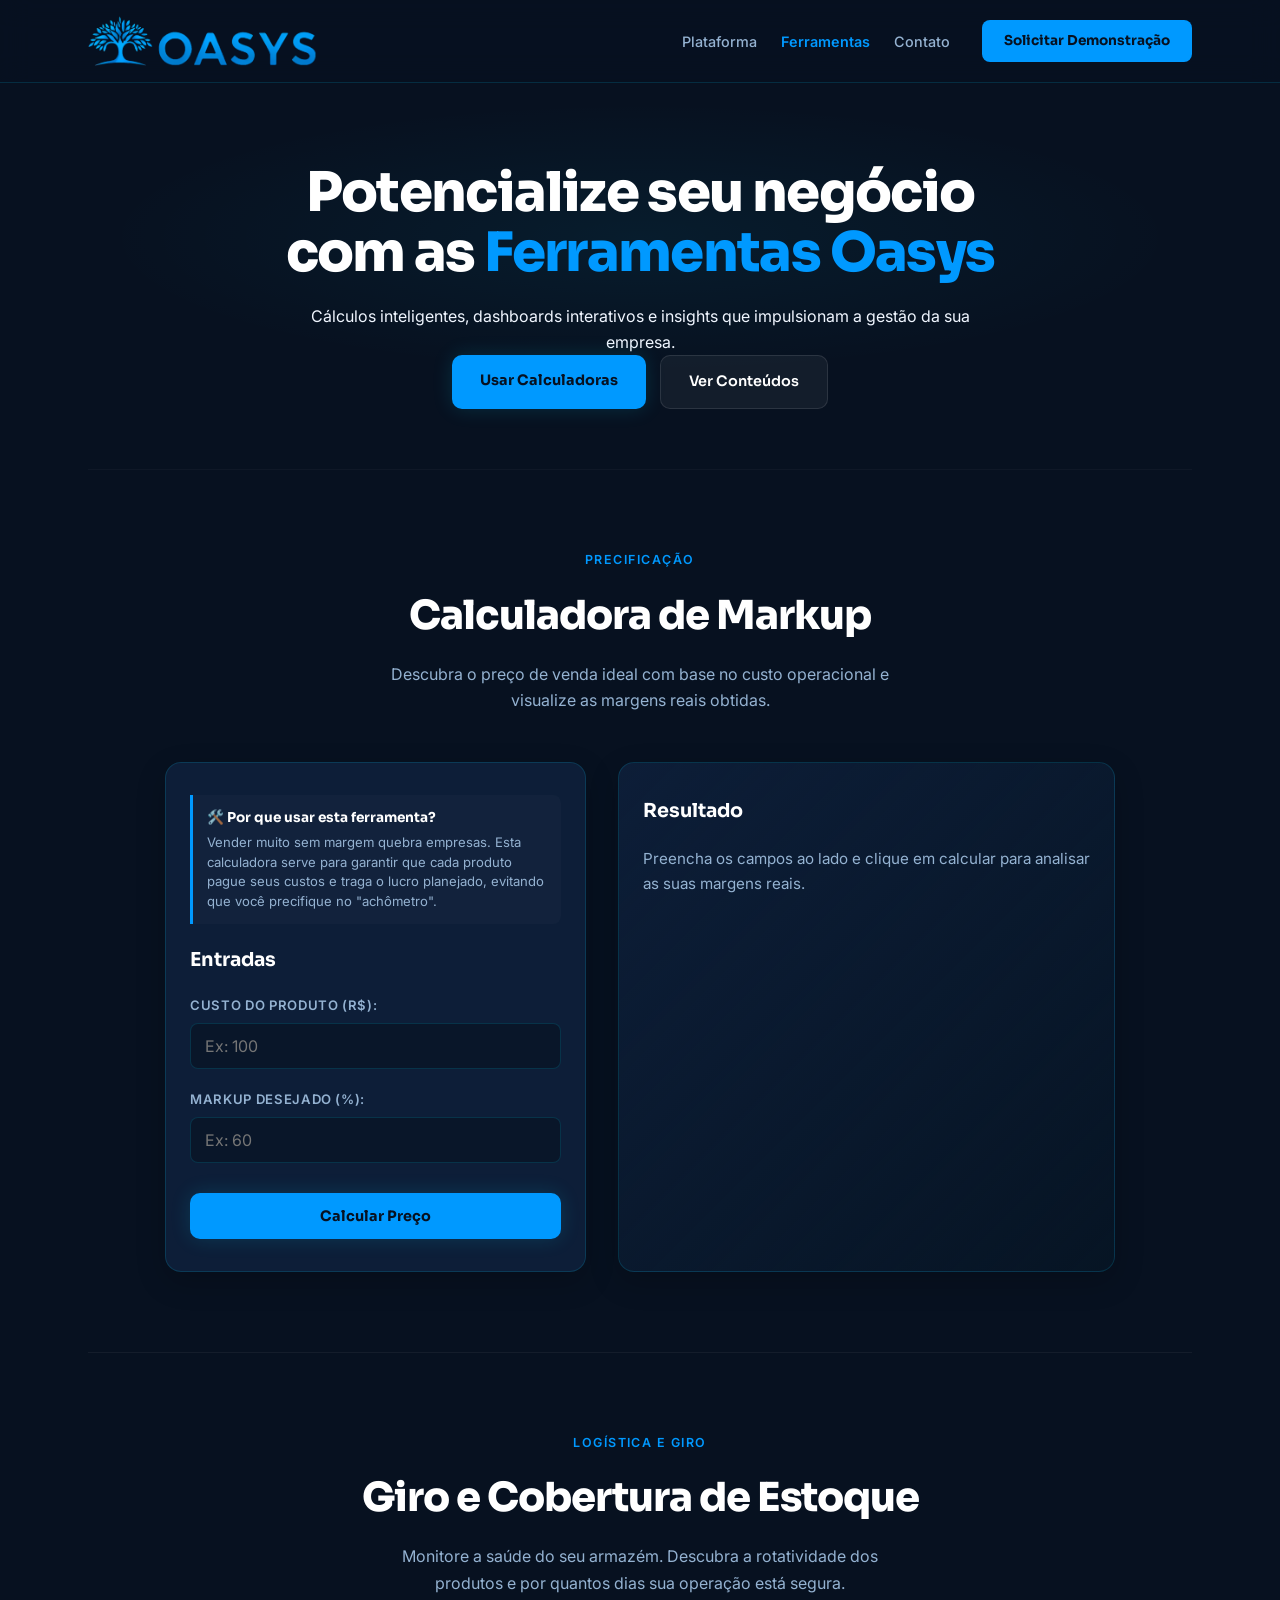
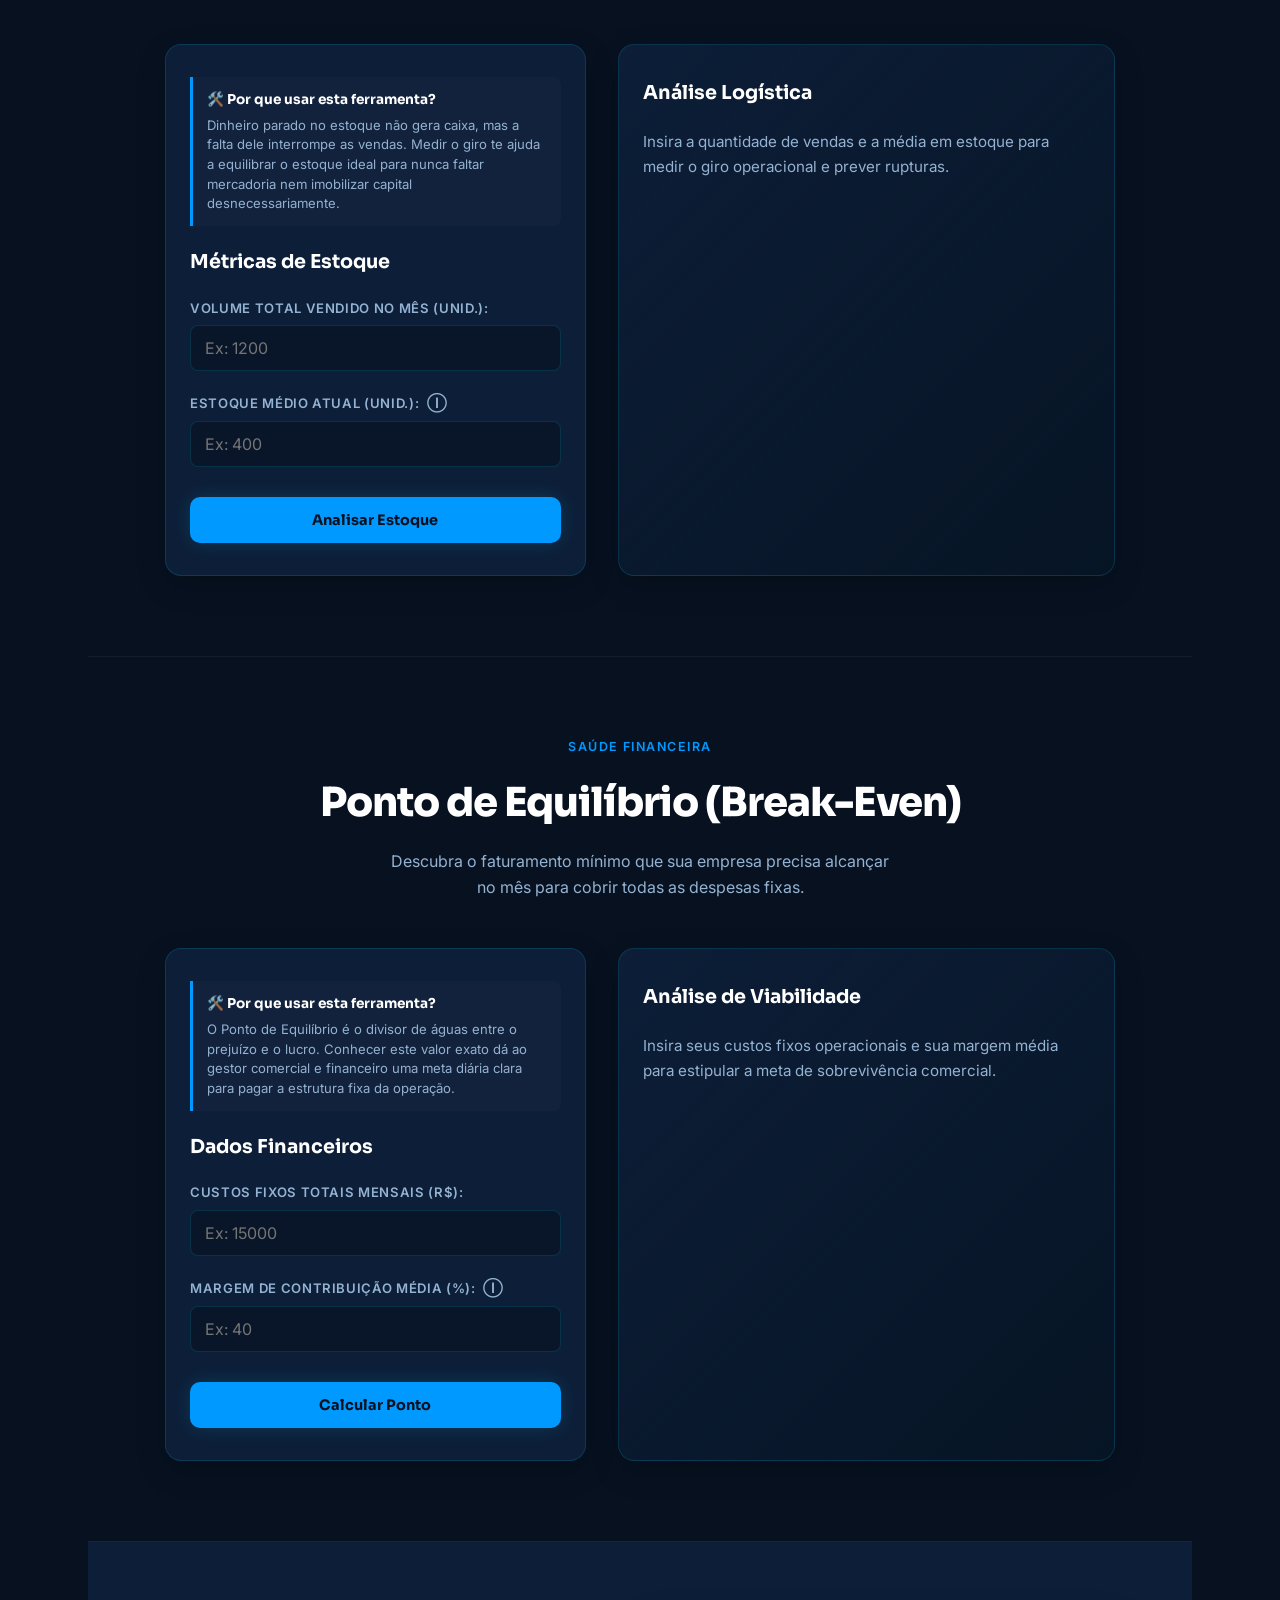
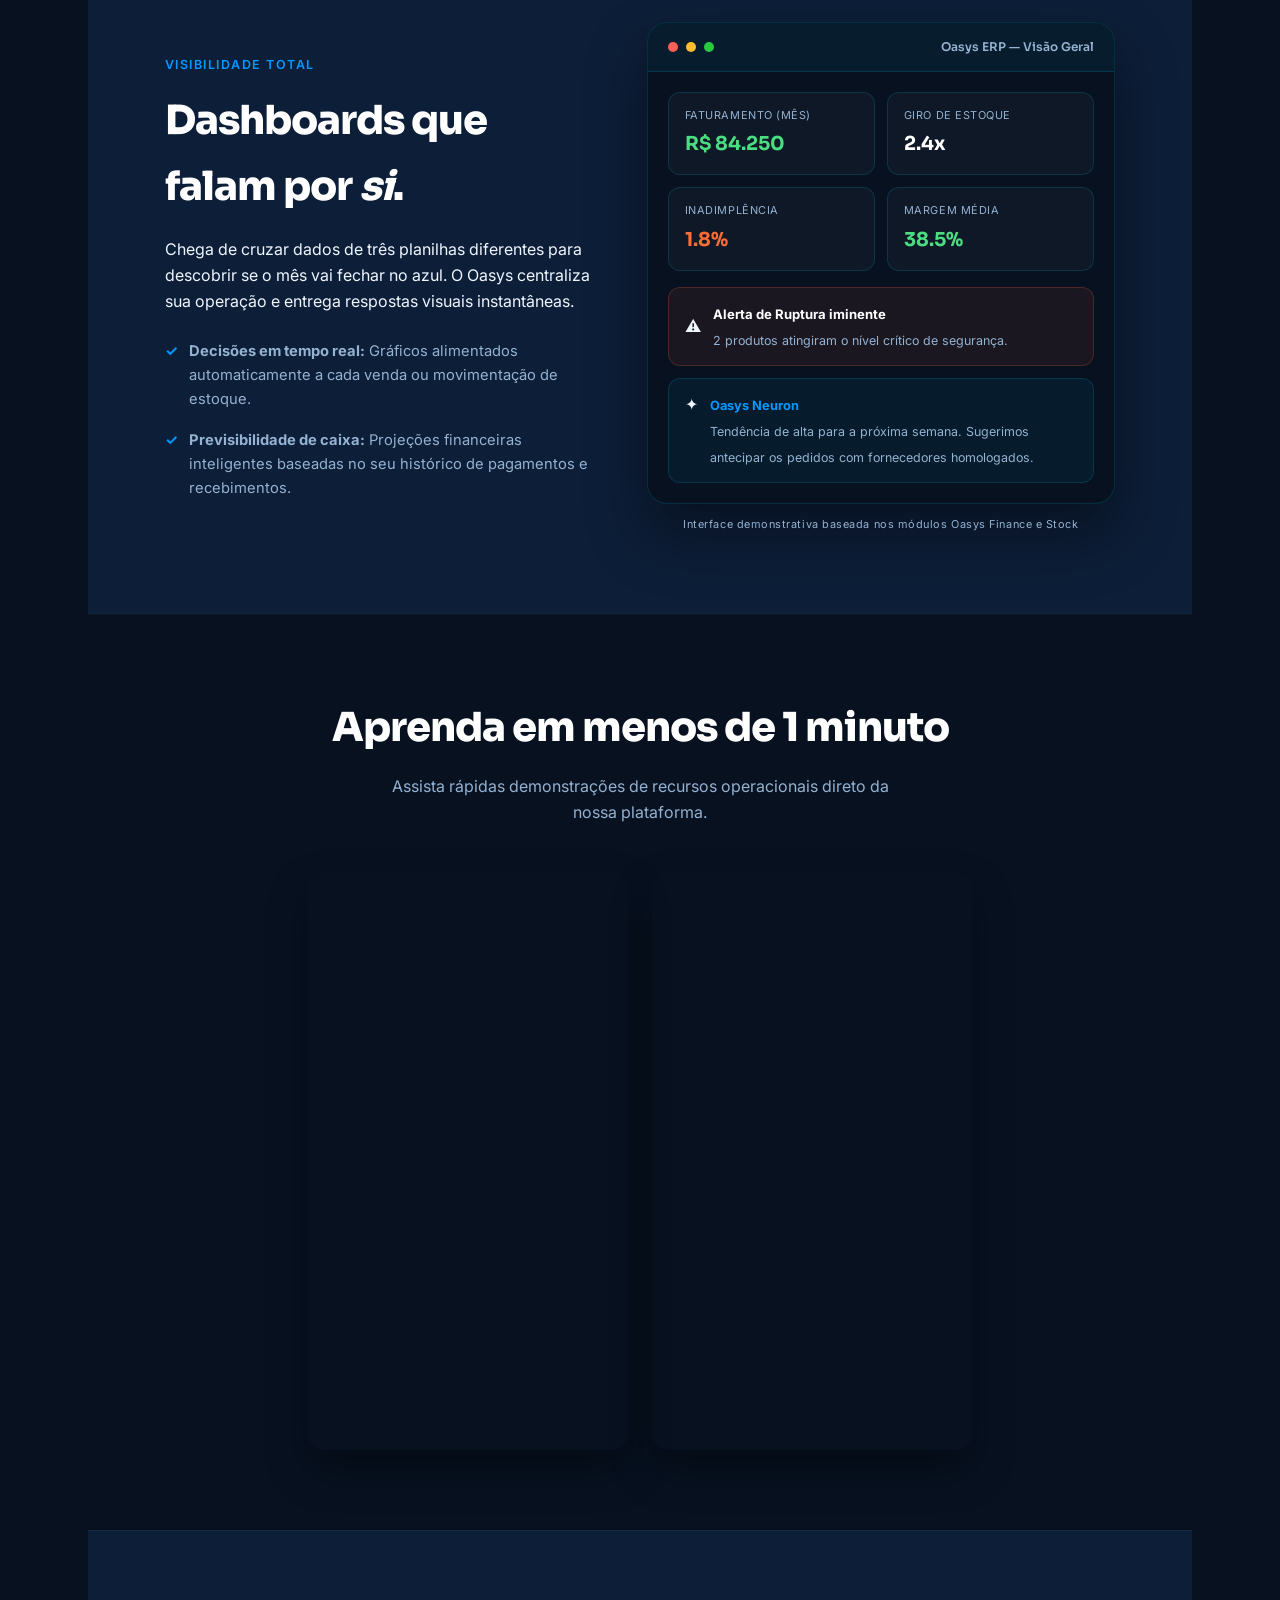
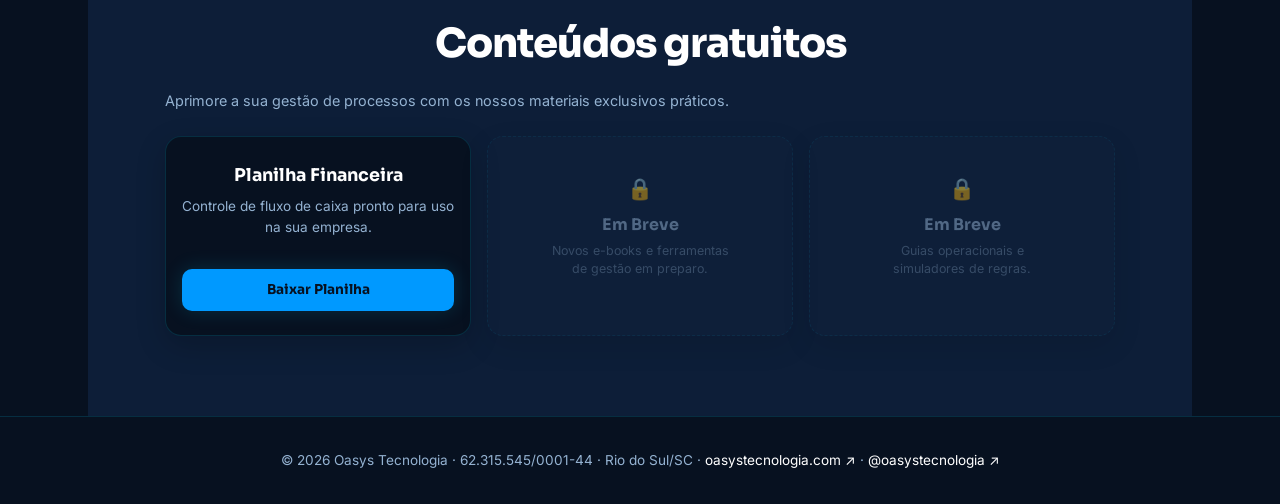
<file: ferramentas.html>
<!DOCTYPE html>
<html lang="pt-BR">
<script>
  !function (t, e) { var o, n, p, r; e.__SV || (window.posthog && window.posthog.__loaded) || (window.posthog = e, e._i = [], e.init = function (i, s, a) { function g(t, e) { var o = e.split("."); 2 == o.length && (t = t[o[0]], e = o[1]), t[e] = function () { t.push([e].concat(Array.prototype.slice.call(arguments, 0))) } } (p = t.createElement("script")).type = "text/javascript", p.crossOrigin = "anonymous", p.async = !0, p.src = s.api_host.replace(".i.posthog.com", "-assets.i.posthog.com") + "/static/array.js", (r = t.getElementsByTagName("script")[0]).parentNode.insertBefore(p, r); var u = e; for (void 0 !== a ? u = e[a] = [] : a = "posthog", u.people = u.people || [], u.toString = function (t) { var e = "posthog"; return "posthog" !== a && (e += "." + a), t || (e += " (stub)"), e }, u.people.toString = function () { return u.toString(1) + ".people (stub)" }, o = "ki Ci init qi Hi pr Bi zi Di capture calculateEventProperties Qi register register_once register_for_session unregister unregister_for_session Ki getFeatureFlag getFeatureFlagPayload getFeatureFlagResult getAllFeatureFlags isFeatureEnabled reloadFeatureFlags updateFlags updateEarlyAccessFeatureEnrollment getEarlyAccessFeatures on onFeatureFlags onSurveysLoaded onSessionId getSurveys getActiveMatchingSurveys renderSurvey displaySurvey cancelPendingSurvey canRenderSurvey canRenderSurveyAsync Xi identify setPersonProperties unsetPersonProperties group resetGroups setPersonPropertiesForFlags resetPersonPropertiesForFlags setGroupPropertiesForFlags resetGroupPropertiesForFlags reset shutdown setIdentity clearIdentity get_distinct_id getGroups get_session_id get_session_replay_url alias set_config startSessionRecording stopSessionRecording sessionRecordingStarted captureException addExceptionStep captureLog startExceptionAutocapture stopExceptionAutocapture loadToolbar get_property getSessionProperty Ji Gi createPersonProfile setInternalOrTestUser Yi Ai rn opt_in_capturing opt_out_capturing has_opted_in_capturing has_opted_out_capturing get_explicit_consent_status is_capturing clear_opt_in_out_capturing Vi debug mr it getPageViewId captureTraceFeedback captureTraceMetric Oi".split(" "), n = 0; n < o.length; n++)g(u, o[n]); e._i.push([i, s, a]) }, e.__SV = 1) }(document, window.posthog || []);
  posthog.init('phc_B3N4hWCfWyWPVcXBxZ46384oaUZPbq9iN46KVtyxZEhM', {
    api_host: 'https://us.i.posthog.com',
    defaults: '2026-05-30',
    person_profiles: 'identified_only', // or 'always' to create profiles for anonymous users as well
  })
</script>

<head>
  <meta charset="UTF-8" />
  <meta name="viewport" content="width=device-width, initial-scale=1.0" />
  <title>Ferramentas | Oasys Tecnologia</title>

  <link rel="shortcut icon" type="image/x-icon" href="assets/favicon_arvore.ico">

  <link
    href="https://fonts.googleapis.com/css2?family=Sora:wght@400;600;700;800&family=Inter:wght@400;500;600;700&display=swap"
    rel="stylesheet">

  <style>
    *,
    *::before,
    *::after {
      box-sizing: border-box;
      margin: 0;
      padding: 0;
    }

    :root {
      --bg: #071120;
      --bg2: #0D1E38;
      --accent: #0099ff;
      --accent2: #FF6B35;
      --text: #F0F6FF;
      --muted: #94B2D1;
      --border: rgba(0, 212, 255, .15);
      --card-bg: rgba(255, 255, 255, .04);
      --white: #ffffff;
      --r: 16px;
    }

    html {
      scroll-behavior: smooth;
    }

    body {
      font-family: 'Inter', sans-serif;
      background: var(--bg);
      color: var(--text);
      line-height: 1.65;
      -webkit-font-smoothing: antialiased;
    }

    .container {
      max-width: 1160px;
      margin: 0 auto;
      padding: 0 28px;
    }

    /* ─── NAV ─────────────────────────────────────────────── */
    nav {
      position: sticky;
      top: 0;
      z-index: 100;
      background: rgba(7, 17, 32, .88);
      backdrop-filter: blur(14px);
      border-bottom: 1px solid var(--border);
      padding: 16px 0;
    }

    .nav-inner {
      display: flex;
      align-items: center;
      justify-content: space-between;
    }

    .logo {
      display: flex;
      align-items: center;
    }

    .nav-menu-container {
      display: flex;
      align-items: center;
      gap: 32px;
    }

    .nav-links {
      display: flex;
      list-style: none;
      gap: 24px;
    }

    .nav-links a {
      color: var(--muted);
      text-decoration: none;
      font-size: .9rem;
      font-weight: 500;
      transition: color .2s;
    }

    .nav-links a:hover,
    .nav-links a.active {
      color: var(--white);
    }

    .nav-links a.active {
      font-weight: 600;
      color: var(--accent);
    }

    .nav-cta {
      background: var(--accent);
      color: var(--bg);
      font-family: 'Sora', sans-serif;
      font-weight: 700;
      font-size: .85rem;
      padding: 10px 22px;
      border-radius: 8px;
      text-decoration: none;
      transition: opacity .2s;
    }

    .nav-cta:hover {
      opacity: .85;
    }

    .menu-toggle {
      display: none;
      background: none;
      border: none;
      color: var(--white);
      font-size: 1.5rem;
      cursor: pointer;
    }

    /* ─── HERO ───────────────────────────────────────────── */
    .hero {
      padding: 80px 0 60px;
      position: relative;
      overflow: hidden;
    }

    .hero::before {
      content: '';
      position: absolute;
      inset: 0;
      background: radial-gradient(ellipse 60% 50% at 50% 40%, rgba(0, 212, 255, .06) 0%, transparent 70%);
      pointer-events: none;
    }

    .hero-content {
      text-align: center;
      max-width: 720px;
      margin: 0 auto;
      position: relative;
      z-index: 1;
    }

    h1 {
      font-family: 'Sora', sans-serif;
      font-size: clamp(2.2rem, 4.5vw, 3.4rem);
      font-weight: 800;
      line-height: 1.1;
      letter-spacing: -.03em;
      color: var(--white);
      margin-bottom: 20px;
    }

    h1 span {
      color: var(--accent);
    }

    .hero-sub {
      font-size: 1.05rem;
      color: var(--muted);
      margin-bottom: 32px;
      line-height: 1.7;
    }

    .hero-buttons {
      display: flex;
      gap: 14px;
      justify-content: center;
      flex-wrap: wrap;
    }

    /* ─── COMPONENTES DE BOTÃO ───────────────────────────── */
    .btn-primary {
      display: inline-block;
      background: var(--accent);
      color: var(--bg);
      font-family: 'Sora', sans-serif;
      font-weight: 700;
      font-size: 0.9rem;
      padding: 14px 28px;
      border-radius: 10px;
      text-decoration: none;
      transition: transform .18s, box-shadow .18s;
      box-shadow: 0 0 20px rgba(0, 212, 255, .15);
      border: none;
      cursor: pointer;
      text-align: center;
    }

    .btn-primary:hover {
      transform: translateY(-2px);
      box-shadow: 0 0 30px rgba(0, 212, 255, .35);
    }

    .btn-primary.full {
      width: 100%;
      display: block;
      margin-top: 10px;
    }

    .btn-secondary {
      display: inline-block;
      background: rgba(255, 255, 255, .05);
      color: var(--white);
      font-family: 'Sora', sans-serif;
      font-weight: 600;
      font-size: 0.9rem;
      padding: 14px 28px;
      border-radius: 10px;
      text-decoration: none;
      border: 1px solid rgba(255, 255, 255, .1);
      transition: background .2s, border-color .2s;
    }

    .btn-secondary:hover {
      background: rgba(255, 255, 255, .1);
      border-color: var(--accent);
    }

    /* ─── ESTRUTURA DE SEÇÕES ────────────────────────────── */
    section {
      padding: 80px 0;
      border-top: 1px solid rgba(255, 255, 255, .03);
    }

    h2 {
      font-family: 'Sora', sans-serif;
      font-size: clamp(1.8rem, 3.5vw, 2.5rem);
      font-weight: 800;
      letter-spacing: -.025em;
      color: var(--white);
      text-align: center;
      margin-bottom: 12px;
    }

    .section-label {
      font-size: .78rem;
      font-weight: 600;
      letter-spacing: .12em;
      text-transform: uppercase;
      color: var(--accent);
      margin-bottom: 12px;
      text-align: center;
    }

    section>p {
      text-align: center;
      color: var(--muted);
      font-size: 1rem;
      max-width: 520px;
      margin: 0 auto 48px;
    }

    .grid {
      display: grid;
      grid-template-columns: repeat(3, 1fr);
      gap: 24px;
    }

    /* Força o alinhamento horizontal perfeito no desktop para a seção de materiais */
    #grid-materiais {
      display: grid !important;
      grid-template-columns: repeat(3, 1fr) !important;
    }

    .card {
      background: var(--bg2);
      border: 1px solid var(--border);
      border-radius: var(--r);
      padding: 32px 24px;
      box-shadow: 0 10px 30px rgba(0, 0, 0, .2);
    }

    /* ─── UTILITÁRIOS DA CALCULADORA ────────────────────── */
    .calc-container {
      display: grid;
      grid-template-columns: 1.1fr 1.3fr;
      gap: 32px;
      max-width: 950px;
      margin: 0 auto;
    }

    .calc-card h3,
    .result-card h3 {
      font-family: 'Sora', sans-serif;
      font-size: 1.2rem;
      font-weight: 700;
      color: var(--white);
      margin-bottom: 20px;
    }

    .calc-card label {
      display: block;
      font-size: .82rem;
      font-weight: 600;
      text-transform: uppercase;
      letter-spacing: .05em;
      color: var(--muted);
      margin-bottom: 6px;
    }

    .calc-card input {
      width: 100%;
      background: rgba(7, 17, 32, 0.6);
      border: 1px solid var(--border);
      border-radius: 8px;
      padding: 12px 14px;
      color: var(--white);
      font-family: 'Inter', sans-serif;
      font-size: 1rem;
      margin-bottom: 20px;
      transition: border-color .2s;
    }

    .calc-card input:focus {
      outline: none;
      border-color: var(--accent);
    }

    /* Box de apresentação da utilidade */
    .tool-utility {
      background: rgba(255, 255, 255, .02);
      border-left: 3px solid var(--accent);
      padding: 12px 14px;
      border-radius: 0 8px 8px 0;
      margin-bottom: 20px;
    }

    .tool-utility h4 {
      font-family: 'Sora', sans-serif;
      font-size: .85rem;
      font-weight: 700;
      color: var(--white);
      margin-bottom: 4px;
    }

    .tool-utility p {
      font-size: .82rem;
      color: var(--muted);
      line-height: 1.5;
    }

    .result-card {
      display: flex;
      flex-direction: column;
      justify-content: flex-start;
      background: linear-gradient(135deg, var(--bg2), rgba(0, 212, 255, .02));
    }

    .result-card>p {
      color: var(--muted);
      font-size: .95rem;
    }

    .result-values {
      display: flex;
      flex-direction: column;
      gap: 14px;
      margin-bottom: 24px;
    }

    .result-values div {
      display: flex;
      justify-content: space-between;
      align-items: center;
      padding-bottom: 12px;
      border-bottom: 1px solid rgba(255, 255, 255, .05);
    }

    .result-values span {
      font-size: .95rem;
      color: var(--muted);
    }

    .result-values strong {
      font-family: 'Sora', sans-serif;
      font-size: 1.25rem;
      color: var(--white);
    }

    .result-values div:first-child strong {
      color: var(--accent);
    }

    .result-values div:nth-child(2) strong {
      color: #4ADE80;
    }

    .formula {
      background: rgba(7, 17, 32, 0.5);
      border: 1px solid rgba(255, 255, 255, .05);
      border-radius: 10px;
      padding: 16px;
      margin-top: auto;
    }

    .formula h4 {
      font-family: 'Sora', sans-serif;
      font-size: .82rem;
      color: var(--accent2);
      text-transform: uppercase;
      margin-bottom: 10px;
    }

    .formula p {
      font-size: .8rem;
      color: var(--muted);
      margin-bottom: 8px;
      line-height: 1.5;
    }

    .formula p:last-child {
      margin-bottom: 0;
    }

    /* ─── SEÇÃO DE DASHBOARDS PREVIEW ────────────────────── */
    .dashboards {
      background: var(--bg2);
    }

    .dash-section-grid {
      display: grid;
      grid-template-columns: 1fr 1.1fr;
      gap: 56px;
      align-items: center;
    }

    .dash-features-list {
      list-style: none;
      display: flex;
      flex-direction: column;
      gap: 16px;
    }

    .dash-features-list li {
      font-size: .92rem;
      color: var(--muted);
      position: relative;
      padding-left: 24px;
    }

    .dash-features-list li::before {
      content: '✓';
      position: absolute;
      left: 0;
      color: var(--accent);
      font-weight: 700;
    }

    /* Interface Simulada */
    .dashboard-mock {
      background: var(--bg);
      border: 1px solid var(--border);
      border-radius: 20px;
      overflow: hidden;
      box-shadow: 0 30px 60px rgba(0, 0, 0, .4);
      text-align: left;
    }

    .dash-header {
      background: rgba(0, 212, 255, .06);
      padding: 14px 20px;
      border-bottom: 1px solid var(--border);
      display: flex;
      align-items: center;
      gap: 8px;
    }

    .dot {
      width: 10px;
      height: 10px;
      border-radius: 50%;
    }

    .dot-r {
      background: #ff5f57;
    }

    .dot-y {
      background: #febc2e;
    }

    .dot-g {
      background: #28c840;
    }

    .dash-title {
      margin-left: auto;
      font-size: .75rem;
      color: var(--muted);
      font-family: 'Sora', sans-serif;
      font-weight: 600;
    }

    .dash-body {
      padding: 20px;
    }

    .kpi-row {
      display: grid;
      grid-template-columns: repeat(2, 1fr);
      gap: 12px;
      margin-bottom: 16px;
    }

    .kpi {
      background: rgba(255, 255, 255, .03);
      border: 1px solid var(--border);
      border-radius: 12px;
      padding: 14px 16px;
    }

    .kpi-label {
      font-size: .68rem;
      color: var(--muted);
      text-transform: uppercase;
      letter-spacing: .05em;
      margin-bottom: 4px;
    }

    .kpi-val {
      font-family: 'Sora', sans-serif;
      font-weight: 700;
      font-size: 1.2rem;
      color: var(--white);
    }

    .kpi-val.good {
      color: #4ADE80;
    }

    .kpi-val.bad {
      color: var(--accent2);
    }

    .alert-row {
      background: rgba(255, 107, 53, .08);
      border: 1px solid rgba(255, 107, 53, .2);
      border-radius: 12px;
      padding: 12px 16px;
      display: flex;
      align-items: center;
      gap: 12px;
      margin-bottom: 12px;
    }

    .insight-row {
      background: rgba(0, 212, 255, .05);
      border: 1px solid rgba(0, 212, 255, .15);
      border-radius: 12px;
      padding: 12px 16px;
      display: flex;
      align-items: flex-start;
      gap: 12px;
    }

    .alert-icon,
    .insight-icon {
      font-size: 1rem;
      flex-shrink: 0;
    }

    /* ─── MULTIMÍDIA / VÍDEOS ────────────────────────────── */
    .videos {
      background: var(--bg);
    }

    .video-grid {
      display: flex;
      justify-content: center;
      gap: 24px;
      flex-wrap: wrap;
      margin-top: 32px;
    }

    .video-card {
      width: 320px;
      max-width: 100%;
    }

    .video-card.vertical iframe {
      width: 100%;
      aspect-ratio: 9 / 16;
      border: none;
      border-radius: 16px;
      box-shadow: 0 20px 40px rgba(0, 0, 0, .35);
    }

    .video-card iframe {
      width: 100%;
      height: 100%;
      border: 0;
    }

    /* ─── CONTEÚDOS GRATUITOS ────────────────────────────── */
    .content {
      background: var(--bg2);
    }

    .content h3 {
      font-family: 'Sora', sans-serif;
      font-size: 1.2rem;
      color: var(--white);
      margin-bottom: 8px;
    }

    .content p {
      font-size: .9rem;
      color: var(--muted);
      margin-bottom: 24px;
    }

    /* ─── ANIMATION FADE-IN ──────────────────────────────── */
    .fade-in {
      opacity: 0;
      transform: translateY(20px);
      transition: opacity .6s ease-out, transform .6s ease-out;
    }

    .fade-in.visible {
      opacity: 1;
      transform: translateY(0);
    }

    /* ─── FOOTER ─────────────────────────────────────────── */
    footer {
      background: var(--bg);
      border-top: 1px solid var(--border);
      padding: 32px 0;
      text-align: center;
      font-size: .85rem;
      color: var(--muted);
    }

    /* ─── RESPONSIVO ─────────────────────────────────────── */
    @media (max-width: 900px) {

      .grid,
      .calc-container,
      .dash-section-grid {
        grid-template-columns: 1fr;
        gap: 40px;
      }

      .hero {
        padding: 60px 0 40px;
      }

      .dash-text-content,
      .dash-text-content h2,
      .dash-text-content p {
        text-align: center !important;
      }

      .dash-features-list {
        align-items: center;
        text-align: left;
      }

      /* Menu Mobile */
      .menu-toggle {
        display: block;
        order: 3;
        /* Empurra o botão para a extrema direita */
      }

      .nav-links {
        display: none;
        position: absolute;
        top: 100%;
        left: 0;
        width: 100%;
        background: var(--bg);
        border-bottom: 1px solid var(--border);
        flex-direction: column;
        padding: 20px;
        gap: 16px;
        text-align: center;
      }

      .nav-links.show {
        display: flex;
      }

      .nav-inner .nav-cta {
        display: none;
      }
    }

    /* Adaptação móvel estrita para os materiais gratuitos abaixo de 768px */
    @media (max-width: 768px) {
      #grid-materiais {
        grid-template-columns: 1fr !important;
      }
    }
  </style>
</head>

<body>

  <nav>
    <div class="container nav-inner">
      <a href="index.html" class="logo">
        <img src="assets/logohorizontal.png" alt="Oasys ERP" style="height: 50px; width: auto; display: block;">
      </a>

      <button class="menu-toggle" aria-label="Abrir menu">☰</button>

      <div class="nav-menu-container">
        <ul class="nav-links">
          <li><a href="index.html#plataforma">Plataforma</a></li>
          <li><a href="ferramentas.html" class="active">Ferramentas</a></li>
          <li><a href="index.html#diagnostico">Contato</a></li>
        </ul>
        <a href="index.html#diagnostico" class="nav-cta">Solicitar Demonstração</a>
      </div>
    </div>
  </nav>

  <header class="hero">
    <div class="container hero-container">
      <div class="hero-content">
        <h1 class="hero-title">
          Potencialize seu negócio com as <span>Ferramentas Oasys</span>
        </h1>
        <p class="hero-subtitle">
          Cálculos inteligentes, dashboards interativos e insights que impulsionam a gestão da sua empresa.
        </p>
        <div class="hero-buttons">
          <a href="#calc-markup" class="btn-primary">Usar Calculadoras</a>
          <a href="#conteudos" class="btn-secondary">Ver Conteúdos</a>
        </div>
      </div>
    </div>
  </header>

  <main class="container">

    <section class="calc-section fade-in" id="calc-markup">
      <div class="section-label">Precificação</div>
      <h2>Calculadora de Markup</h2>
      <p>Descubra o preço de venda ideal com base no custo operacional e visualize as margens reais obtidas.</p>

      <div class="calc-container">
        <div class="card calc-card">
          <div class="tool-utility">
            <h4>🛠️ Por que usar esta ferramenta?</h4>
            <p>Vender muito sem margem quebra empresas. Esta calculadora serve para garantir que cada produto pague seus
              custos e traga o lucro planejado, evitando que você precifique no "achômetro".</p>
          </div>

          <h3>Entradas</h3>
          <label>Custo do produto (R$):</label>
          <input type="number" id="custo" placeholder="Ex: 100">

          <label>Markup desejado (%):</label>
          <input type="number" id="markup" placeholder="Ex: 60">

          <button id="calcular" class="btn-primary full">Calcular Preço</button>
        </div>

        <div class="card result-card" id="resultado">
          <h3>Resultado</h3>
          <p>Preencha os campos ao lado e clique em calcular para analisar as suas margens reais.</p>
        </div>
      </div>
    </section>

    <section class="calc-section fade-in" id="calc-stock" style="border-top: 1px solid rgba(255,255,255,.05);">
      <div class="section-label">Logística e Giro</div>
      <h2>Giro e Cobertura de Estoque</h2>
      <p>Monitore a saúde do seu armazém. Descubra a rotatividade dos produtos e por quantos dias sua operação está
        segura.</p>

      <div class="calc-container">
        <div class="card calc-card">
          <div class="tool-utility">
            <h4>🛠️ Por que usar esta ferramenta?</h4>
            <p>Dinheiro parado no estoque não gera caixa, mas a falta dele interrompe as vendas. Medir o giro te ajuda a
              equilibrar o estoque ideal para nunca faltar mercadoria nem imobilizar capital desnecessariamente.</p>
          </div>

          <h3>Métricas de Estoque</h3>
          <label>Volume Total Vendido no Mês (Unid.):</label>
          <input type="number" id="estoque-vendido" placeholder="Ex: 1200">

          <label>
            Estoque Médio Atual (Unid.):
            <span
              title="Média física de produtos armazenados no período (Estoque Inicial + Estoque Final ÷ 2). Neutraliza picos da operação para medir o Giro e a Cobertura com precisão."
              style="cursor: help; margin-left: 4px; color: var(--muted); font-size: 0.9rem;">ⓘ</span>
          </label>
          <input type="number" id="estoque-medio" placeholder="Ex: 400">

          <button id="calcular-estoque" class="btn-primary full">Analisar Estoque</button>
        </div>

        <div class="card result-card" id="resultado-estoque">
          <h3>Análise Logística</h3>
          <p>Insira a quantidade de vendas e a média em estoque para medir o giro operacional e prever rupturas.</p>
        </div>
      </div>
    </section>

    <section class="calc-section fade-in" id="calc-breakeven" style="border-top: 1px solid rgba(255,255,255,.05);">
      <div class="section-label">Saúde Financeira</div>
      <h2>Ponto de Equilíbrio (Break-Even)</h2>
      <p>Descubra o faturamento mínimo que sua empresa precisa alcançar no mês para cobrir todas as despesas fixas.</p>

      <div class="calc-container">
        <div class="card calc-card">
          <div class="tool-utility">
            <h4>🛠️ Por que usar esta ferramenta?</h4>
            <p>O Ponto de Equilíbrio é o divisor de águas entre o prejuízo e o lucro. Conhecer este valor exato dá ao
              gestor comercial e financeiro uma meta diária clara para pagar a estrutura fixa da operação.</p>
          </div>

          <h3>Dados Financeiros</h3>
          <label>Custos Fixos Totais Mensais (R$):</label>
          <input type="number" id="custo-fixo" placeholder="Ex: 15000">
          <div>
            <label for="margem-contrib">
              Margem de Contribuição Média (%):
              <span title="Indica a porcentagem do faturamento que resta após deduzir os custos e despesas variáveis."
                style="cursor: help; margin-left: 4px; color: var(--muted); font-size: 0.9rem;">ⓘ</span>
            </label>
            <input type="number" id="margem-contrib" placeholder="Ex: 40">
          </div>

          <button id="calcular-breakeven" class="btn-primary full">Calcular Ponto</button>
        </div>

        <div class="card result-card" id="resultado-breakeven">
          <h3>Análise de Viabilidade</h3>
          <p>Insira seus custos fixos operacionais e sua margem média para estipular a meta de sobrevivência comercial.
          </p>
        </div>
      </div>
    </section>

    <section class="dashboards fade-in visible" id="dashboards-preview">
      <div style="max-width: 950px; margin: 0 auto;">
        <div class="dash-section-grid">
          <div class="dash-text-content">
            <div class="section-label" style="text-align: left; margin-bottom: 12px;">Visibilidade Total</div>
            <h2 style="text-align: left; margin-bottom: 16px;">Dashboards que<br>falam por <em>si</em>.</h2>
            <p style="text-align: left; margin-left: 0; margin-bottom: 24px; max-width: 100%;">
              Chega de cruzar dados de três planilhas diferentes para descobrir se o mês vai fechar no azul. O Oasys
              centraliza sua operação e entrega respostas visuais instantâneas.
            </p>
            <ul class="dash-features-list">
              <li><strong>Decisões em tempo real:</strong> Gráficos alimentados automaticamente a cada venda ou
                movimentação de estoque.</li>
              <li><strong>Previsibilidade de caixa:</strong> Projeções financeiras inteligentes baseadas no seu
                histórico de pagamentos e recebimentos.</li>
            </ul>
          </div>

          <div class="dash-preview-wrapper">
            <div class="dashboard-mock">
              <div class="dash-header">
                <div class="dot dot-r"></div>
                <div class="dot dot-y"></div>
                <div class="dot dot-g"></div>
                <span class="dash-title">Oasys ERP — Visão Geral</span>
              </div>
              <div class="dash-body">
                <div class="kpi-row">
                  <div class="kpi">
                    <div class="kpi-label">Faturamento (Mês)</div>
                    <div class="kpi-val good">R$ 84.250</div>
                  </div>
                  <div class="kpi">
                    <div class="kpi-label">Giro de Estoque</div>
                    <div class="kpi-val">2.4x</div>
                  </div>
                  <div class="kpi">
                    <div class="kpi-label">Inadimplência</div>
                    <div class="kpi-val bad">1.8%</div>
                  </div>
                  <div class="kpi">
                    <div class="kpi-label">Margem Média</div>
                    <div class="kpi-val good">38.5%</div>
                  </div>
                </div>

                <div class="alert-row">
                  <span class="alert-icon">⚠️</span>
                  <div>
                    <strong style="color:#fff; font-size:.82rem;">Alerta de Ruptura iminente</strong><br>
                    <span style="color:var(--muted); font-size:.78rem;">2 produtos atingiram o nível crítico de
                      segurança.</span>
                  </div>
                </div>

                <div class="insight-row">
                  <span class="insight-icon">✦</span>
                  <div>
                    <strong style="color:var(--accent); font-size:.8rem;">Oasys Neuron</strong><br>
                    <span style="color:var(--muted); font-size:.78rem;">Tendência de alta para a próxima semana.
                      Sugerimos antecipar os pedidos com fornecedores homologados.</span>
                  </div>
                </div>
              </div>
            </div>
            <div class="mock-badge"
              style="margin-top: 12px; text-align: center; font-size: .68rem; color: var(--muted); letter-spacing: .05em;">
              Interface demonstrativa baseada nos módulos Oasys Finance e Stock
            </div>
          </div>
        </div>
      </div>
    </section>

    <section class="videos fade-in">
      <h2>Aprenda em menos de 1 minuto</h2>
      <p>Assista rápidas demonstrações de recursos operacionais direto da nossa plataforma.</p>

      <div class="video-grid">
        <div class="video-card vertical">
          <iframe src="https://www.youtube-nocookie.com/embed/3pkf9beU1Gk?si=a9gNfrsYuN0rDiad"
            title="Oasys ERP Quick Demo"
            allow="accelerometer; autoplay; clipboard-write; encrypted-media; gyroscope; picture-in-picture; web-share"
            referrerpolicy="strict-origin-when-cross-origin" allowfullscreen>
          </iframe>
        </div>

        <div class="video-card vertical">
          <iframe src="https://www.youtube-nocookie.com/embed/KO3AjQ0z0bM?" title="Oasys Sales App Demo"
            allow="accelerometer; autoplay; clipboard-write; encrypted-media; gyroscope; picture-in-picture; web-share"
            referrerpolicy="strict-origin-when-cross-origin" allowfullscreen>
          </iframe>
        </div>
      </div>
    </section>

    <section class="content fade-in" id="conteudos" style="border-top: 1px solid rgba(255,255,255,.05);">
      <div style="max-width: 950px; margin: 0 auto;">
        <h2>Conteúdos gratuitos</h2>
        <p>Aprimore a sua gestão de processos com os nossos materiais exclusivos práticos.</p>

        <div id="grid-materiais" style="display: grid; gap: 16px;">

          <div class="card"
            style="background: var(--bg); text-align: center; display: flex; flex-direction: column; align-items: center; justify-content: space-between; padding: 24px 16px; min-height: 200px; margin: 0;">
            <div style="width: 100%;">
              <h3 style="font-family: 'Sora', sans-serif; font-size: 1.1rem; color: var(--white); margin-bottom: 6px;">
                Planilha Financeira</h3>
              <p style="font-size: .85rem; color: var(--muted); margin-bottom: 16px; line-height: 1.5;">Controle de
                fluxo de caixa pronto para uso na sua empresa.</p>
            </div>
            <a class="btn-primary full" href="assets/materials/Controle Financeiro - Oasys.xlsx"
              download="Controle Financeiro - Oasys.xlsx"
              style="margin-top: auto; padding: 10px 16px; font-size: 0.85rem;">
              Baixar Planilha
            </a>
          </div>

          <div class="card"
            style="background: rgba(255,255,255,.01); border: 1px dashed rgba(0, 212, 255, 0.15); text-align: center; display: flex; flex-direction: column; align-items: center; justify-content: center; padding: 24px 16px; min-height: 200px; opacity: 0.5; margin: 0;">
            <span style="font-size: 1.3rem; margin-bottom: 6px; color: var(--muted);">🔒</span>
            <h3 style="font-family: 'Sora', sans-serif; font-size: 1rem; color: var(--muted); margin-bottom: 4px;">Em
              Breve</h3>
            <p style="font-size: .78rem; color: rgba(148, 178, 209, 0.6); max-width: 180px; line-height: 1.4;">Novos
              e-books e ferramentas de gestão em preparo.</p>
          </div>

          <div class="card"
            style="background: rgba(255,255,255,.01); border: 1px dashed rgba(0, 212, 255, 0.15); text-align: center; display: flex; flex-direction: column; align-items: center; justify-content: center; padding: 24px 16px; min-height: 200px; opacity: 0.5; margin: 0;">
            <span style="font-size: 1.3rem; margin-bottom: 6px; color: var(--muted);">🔒</span>
            <h3 style="font-family: 'Sora', sans-serif; font-size: 1rem; color: var(--muted); margin-bottom: 4px;">Em
              Breve</h3>
            <p style="font-size: .78rem; color: rgba(148, 178, 209, 0.6); max-width: 180px; line-height: 1.4;">Guias
              operacionais e simuladores de regras.</p>
          </div>

        </div>
      </div>
    </section>
  </main>

  <footer>
    <div>
      © 2026 Oasys Tecnologia · 62.315.545/0001-44 · Rio do Sul/SC ·
      <a href="https://oasystecnologia.com" style="color:var(--white);text-decoration:none;" target="_blank"
        rel="noopener">oasystecnologia.com ↗</a> ·
      <a href="https://instagram.com/oasystecnologia" style="color:var(--white);text-decoration:none;" target="_blank"
        rel="noopener">@oasystecnologia ↗</a>
    </div>
  </footer>

  <script>
    // Menu Toggle Mobile
    const menuToggle = document.querySelector('.menu-toggle');
    const navLinks = document.querySelector('.nav-links');
    menuToggle.addEventListener('click', () => {
      navLinks.classList.toggle('show');
      menuToggle.textContent = navLinks.classList.contains('show') ? '✕' : '☰';
    });

    // 1. Lógica da Calculadora de Markup
    document.getElementById('calcular').addEventListener('click', () => {
      const custo = parseFloat(document.getElementById('custo').value);
      const markup = parseFloat(document.getElementById('markup').value);
      const resultado = document.getElementById('resultado');

      if (isNaN(custo) || isNaN(markup) || custo <= 0) {
        resultado.innerHTML = "<h3>📊 Resultado</h3><p>⚠️ Por favor, insira valores válidos para o cálculo.</p>";
        return;
      }

      const precoVenda = custo * (1 + markup / 100);
      const margem = ((precoVenda - custo) / precoVenda) * 100;

      resultado.innerHTML = `
        <h3>Resultado</h3>
        <div class="result-values">
          <div><span>💰 Preço de venda sugerido:</span> <strong>R$ ${precoVenda.toFixed(2)}</strong></div>
          <div><span>📈 Margem real sobre a venda:</span> <strong>${margem.toFixed(2)}%</strong></div>
        </div>
        <div class="formula">
          <h4>🧮 Modelagem Matemática:</h4>
          <p><strong>Preço de Venda = Custo × (1 + Markup / 100)</strong></p>
          <p><strong>Margem Real = (Preço de Venda − Custo) ÷ Preço de Venda × 100</strong></p>
        </div>
      `;
    });

    // 2. Lógica da Calculadora de Estoque
    document.getElementById('calcular-estoque').addEventListener('click', () => {
      const vendido = parseFloat(document.getElementById('estoque-vendido').value);
      const medio = parseFloat(document.getElementById('estoque-medio').value);
      const resultado = document.getElementById('resultado-estoque');

      if (isNaN(vendido) || isNaN(medio) || medio <= 0 || vendido < 0) {
        resultado.innerHTML = "<h3>📊 Resultado</h3><p>⚠️ Por favor, insira dados válidos de estoque.</p>";
        return;
      }

      const giro = vendido / medio;
      const cobertura = giro > 0 ? (medio / (vendido / 30)) : 0;

      resultado.innerHTML = `
        <h3>Resultado da Análise</h3>
        <div class="result-values">
          <div><span>🔄 Giro de Estoque (Mês):</span> <strong>${giro.toFixed(2)}x</strong></div>
          <div><span>⏳ Cobertura de Segurança:</span> <strong>${cobertura.toFixed(0)} dias</strong></div>
        </div>
        <div class="formula">
          <h4>🧮 Indicadores Operacionais:</h4>
          <p><strong>Giro de Estoque = Unidades Vendidas ÷ Estoque Médio</strong></p>
          <p><strong>Cobertura (Dias) = Estoque Médio ÷ (Vendas Mensais ÷ 30)</strong></p>
        </div>
      `;
    });

    // 3. Lógica da Calculadora de Ponto de Equilíbrio
    document.getElementById('calcular-breakeven').addEventListener('click', () => {
      const custoFixo = parseFloat(document.getElementById('custo-fixo').value);
      const margemContrib = parseFloat(document.getElementById('margem-contrib').value);
      const resultado = document.getElementById('resultado-breakeven');

      if (isNaN(custoFixo) || isNaN(margemContrib) || custoFixo <= 0 || margemContrib <= 0 || margemContrib > 100) {
        resultado.innerHTML = "<h3>📊 Resultado</h3><p>⚠️ Por favor, confira os valores informados (Margem máx: 100%).</p>";
        return;
      }

      const breakeven = custoFixo / (margemContrib / 100);

      resultado.innerHTML = `
        <h3>Resultado Financeiro</h3>
        <div class="result-values">
          <div><span>🏁 Faturamento de Equilíbrio:</span> <strong>R$ ${breakeven.toFixed(2)}</strong></div>
          <div><span>🎯 Meta Diária Mínima (20d):</span> <strong>R$ ${(breakeven / 20).toFixed(2)}</strong></div>
        </div>
        <div class="formula">
          <h4>🧮 Fórmula do Break-Even:</h4>
          <p><strong>Ponto de Equilíbrio = Custos Fixos ÷ (Margem de Contribuição % ÷ 100)</strong></p>
        </div>
      `;
    });

    // Animação de Intersection Observer (Fade-in)
    const faders = document.querySelectorAll('.fade-in');
    const observer = new IntersectionObserver(entries => {
      entries.forEach(entry => {
        if (entry.isIntersecting) {
          entry.target.classList.add('visible');
        }
      });
    }, { threshold: 0.10 });

    faders.forEach(f => observer.observe(f));
  </script>
</body>

</html>
</file>
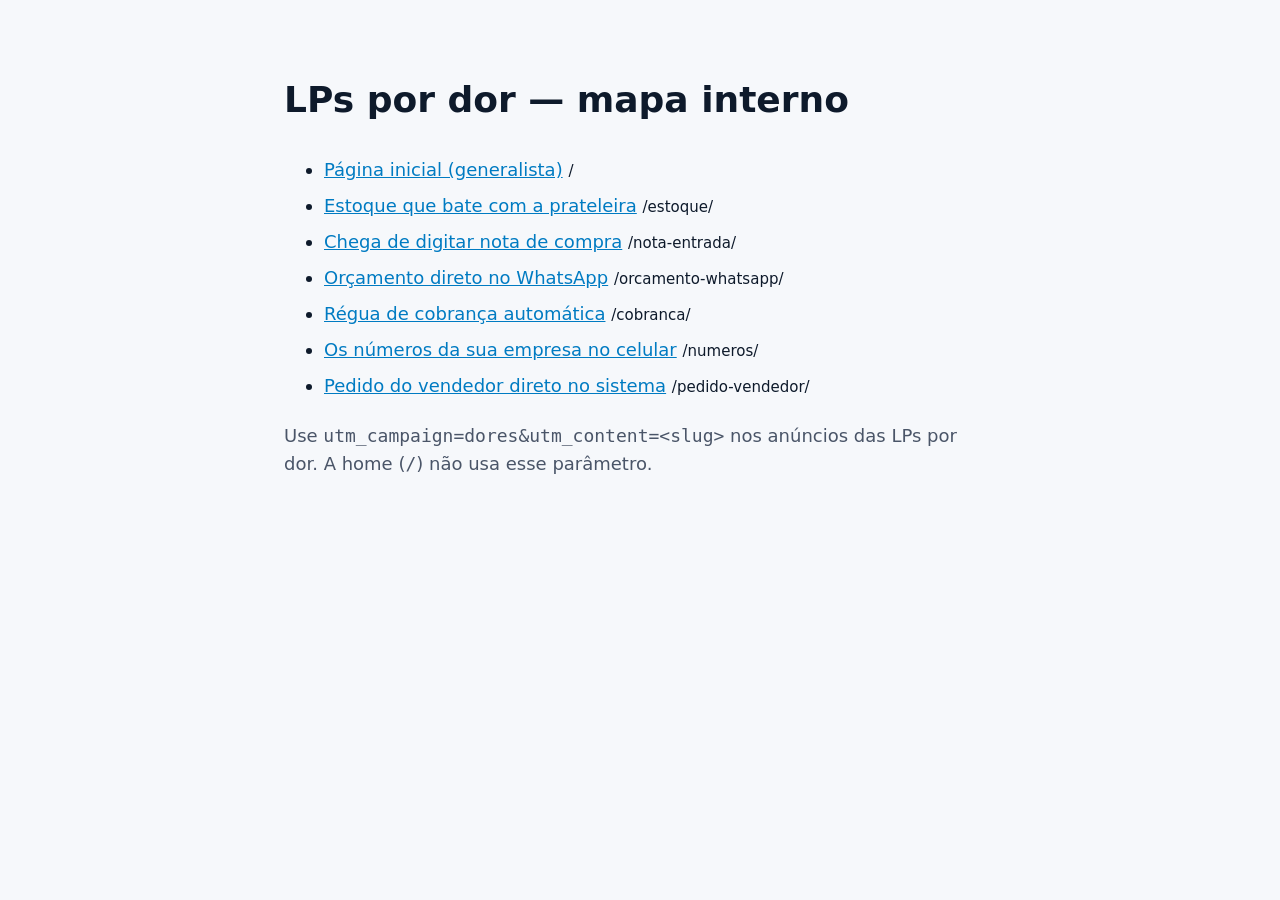
<file: mapa.html>
<!doctype html>
<html lang="pt-BR"><head><meta charset="utf-8"><meta name="viewport" content="width=device-width, initial-scale=1"><meta name="robots" content="noindex">
<title>Oasys — mapa interno das LPs</title><link rel="stylesheet" href="assets/oasys.css"></head>
<body style="padding: 48px 24px; max-width: 760px; margin: 0 auto"><h1 style="font-family: system-ui">LPs por dor — mapa interno</h1><ul style="line-height: 2"><li><a href="/">Página inicial (generalista)</a> <small>/</small></li>
<li><a href="estoque/">Estoque que bate com a prateleira</a> <small>/estoque/</small></li>
<li><a href="nota-entrada/">Chega de digitar nota de compra</a> <small>/nota-entrada/</small></li>
<li><a href="orcamento-whatsapp/">Orçamento direto no WhatsApp</a> <small>/orcamento-whatsapp/</small></li>
<li><a href="cobranca/">Régua de cobrança automática</a> <small>/cobranca/</small></li>
<li><a href="numeros/">Os números da sua empresa no celular</a> <small>/numeros/</small></li>
<li><a href="pedido-vendedor/">Pedido do vendedor direto no sistema</a> <small>/pedido-vendedor/</small></li></ul>
<p style="color: var(--suave)">Use <code>utm_campaign=dores&amp;utm_content=&lt;slug&gt;</code> nos anúncios das LPs por dor. A home (<code>/</code>) não usa esse parâmetro.</p></body></html>
</file>
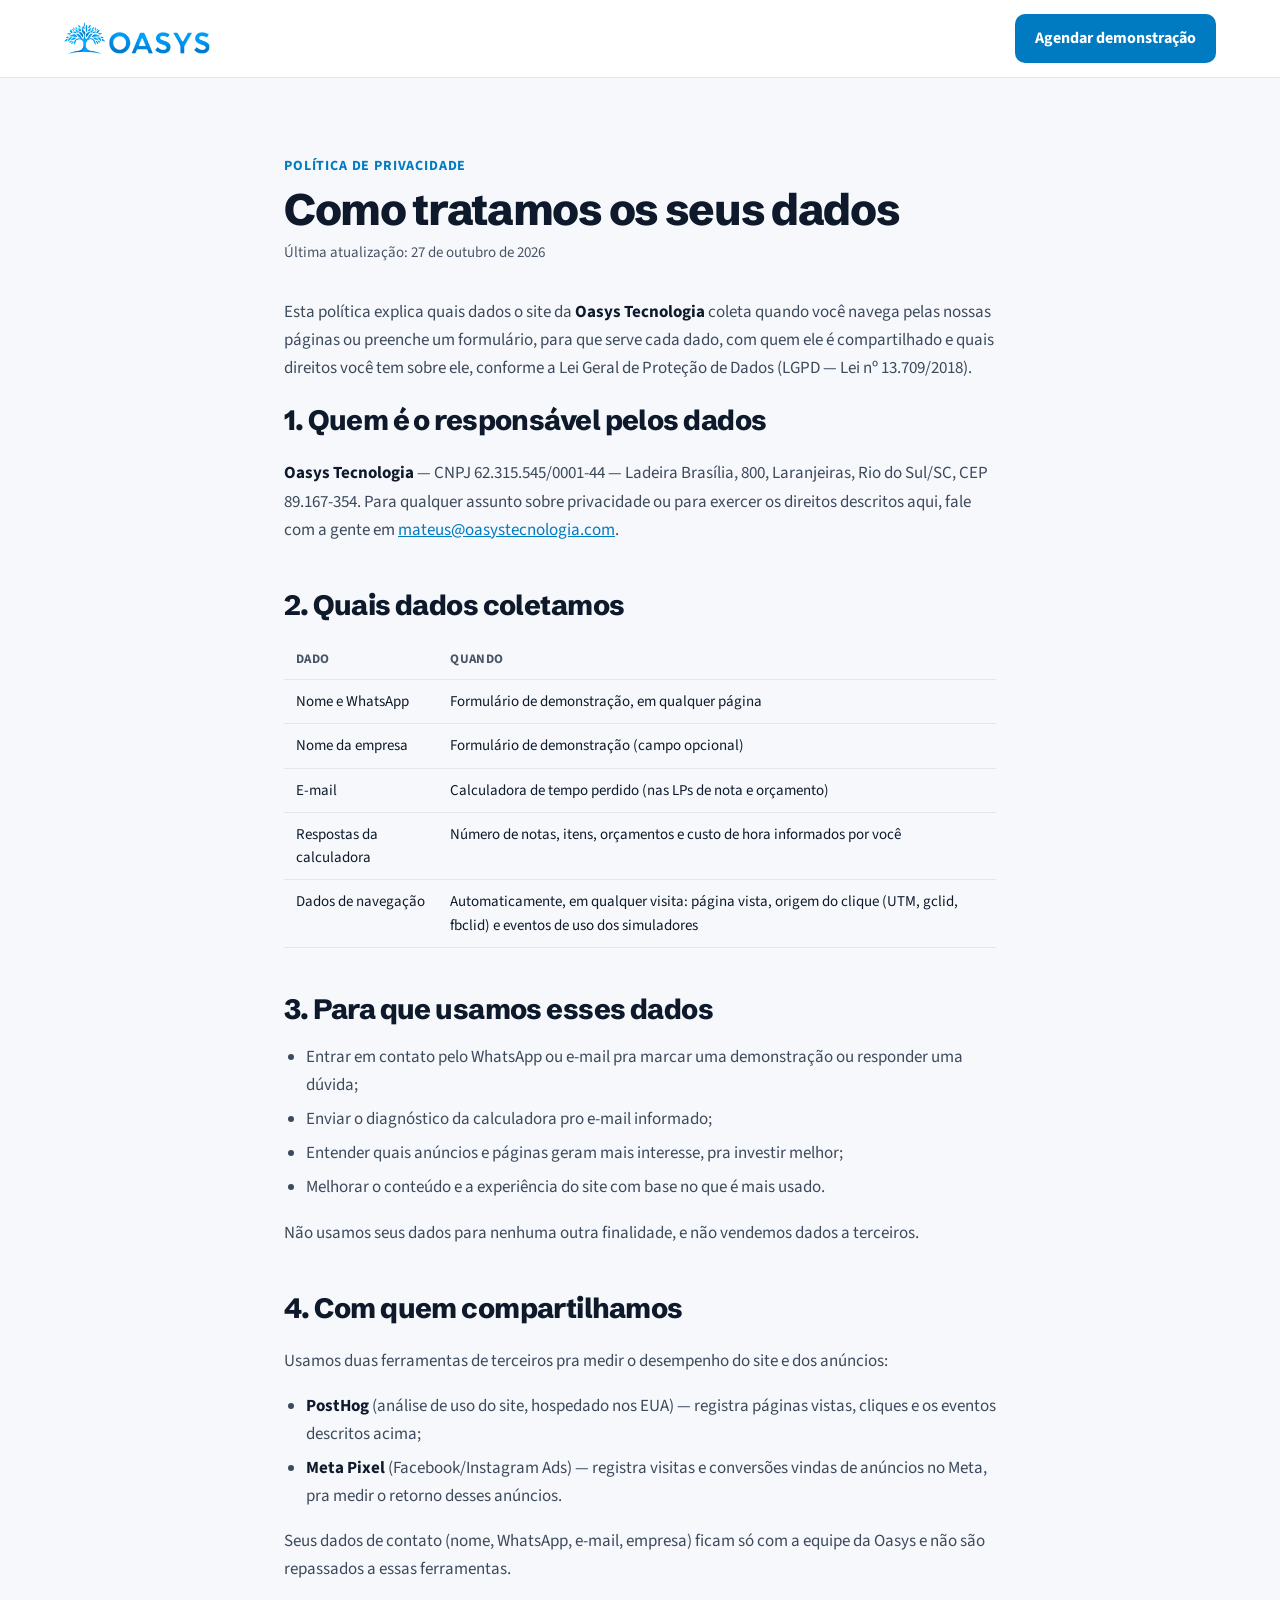
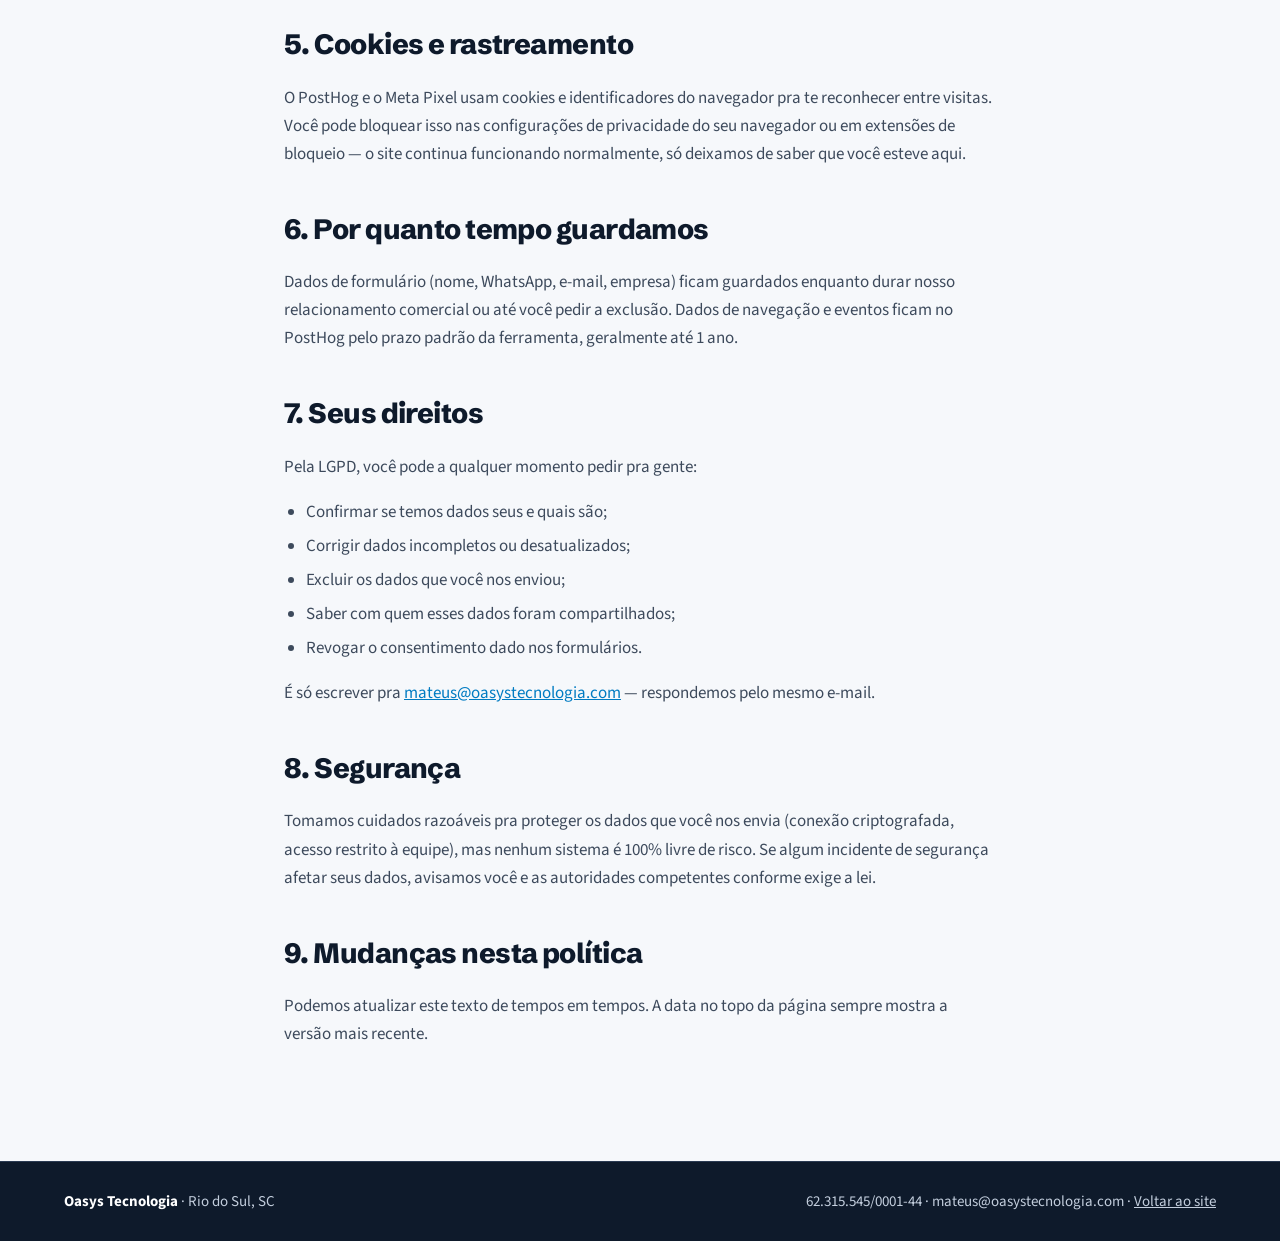
<file: politica-de-privacidade.html>
<!doctype html>
<html lang="pt-BR">
<head>
<meta charset="utf-8">
<meta name="viewport" content="width=device-width, initial-scale=1">
<title>Política de Privacidade — Oasys</title>
<meta name="description" content="Como a Oasys Tecnologia coleta, usa e protege os dados de quem visita o site e preenche os formulários de contato.">
<meta name="robots" content="noindex">
<link rel="icon" href="assets/favicon.ico">
<link rel="preconnect" href="https://fonts.googleapis.com">
<link rel="preconnect" href="https://fonts.gstatic.com" crossorigin>
<link rel="stylesheet" href="https://fonts.googleapis.com/css2?family=Schibsted+Grotesk:wght@500;600;700;800&amp;family=Source+Sans+3:wght@400;500;600;700&amp;display=swap">
<link rel="stylesheet" href="assets/oasys.css">
<style>
  .pol h2{font-family:'Schibsted Grotesk',sans-serif;font-weight:800;font-size:clamp(22px,2.6vw,28px);letter-spacing:-.02em;margin:40px 0 12px}
  .pol h2:first-of-type{margin-top:0}
  .pol p,.pol li{color:var(--texto);font-size:17px;line-height:1.65}
  .pol ul{margin:0 0 16px;padding-left:22px;display:flex;flex-direction:column;gap:6px}
  .pol strong{color:var(--tinta)}
  .pol table{width:100%;border-collapse:collapse;margin:12px 0 20px;font-size:15px}
  .pol th,.pol td{text-align:left;padding:10px 12px;border-bottom:1px solid var(--linha);vertical-align:top}
  .pol th{color:var(--suave);font-weight:700;font-size:13px;text-transform:uppercase;letter-spacing:.03em}
</style>
</head>
<body>
<div style="font-family: 'Source Sans 3', system-ui, sans-serif; color: #0E1A2B; background: #F6F8FB; font-size: 18px; line-height: 1.55">

<header style="background: #FFFFFF; border-bottom: 1px solid #E2E8F0">
<div style="max-width: 1200px; margin: 0 auto; padding: 14px 24px; display: flex; align-items: center; justify-content: space-between; gap: 16px">
<a href="/" aria-label="Oasys — página inicial" style="display: inline-flex; align-items: center; text-decoration: none"><img src="assets/logohorizontal.png" alt="Oasys" style="height: 32px; width: auto; display: block"></a>
<a href="/#demo" style="background: var(--azul); color: #FFFFFF; text-decoration: none; font-weight: 700; font-size: 16px; padding: 12px 20px; border-radius: 10px; min-height: 44px; box-sizing: border-box; display: inline-flex; align-items: center">Agendar demonstração</a>
</div>
</header>

<main>
<section style="max-width: 760px; margin: 0 auto; padding: clamp(48px, 6vw, 80px) 24px 96px" class="pol">

<p style="margin: 0 0 8px; font-weight: 700; font-size: 14px; letter-spacing: 0.06em; text-transform: uppercase; color: var(--azul)">Política de privacidade</p>
<h1 style="margin: 0 0 8px; font-family: 'Schibsted Grotesk', sans-serif; font-weight: 800; font-size: clamp(32px, 4vw, 44px); line-height: 1.08; letter-spacing: -0.03em">Como tratamos os seus dados</h1>
<p style="margin: 0 0 32px; color: var(--suave); font-size: 15px">Última atualização: 27 de outubro de 2026</p>

<p>Esta política explica quais dados o site da <strong>Oasys Tecnologia</strong> coleta quando você navega pelas nossas páginas ou preenche um formulário, para que serve cada dado, com quem ele é compartilhado e quais direitos você tem sobre ele, conforme a Lei Geral de Proteção de Dados (LGPD — Lei nº 13.709/2018).</p>

<h2>1. Quem é o responsável pelos dados</h2>
<p><strong>Oasys Tecnologia</strong> — CNPJ 62.315.545/0001-44 — Ladeira Brasília, 800, Laranjeiras, Rio do Sul/SC, CEP 89.167-354. Para qualquer assunto sobre privacidade ou para exercer os direitos descritos aqui, fale com a gente em <a href="mailto:mateus@oasystecnologia.com">mateus@oasystecnologia.com</a>.</p>

<h2>2. Quais dados coletamos</h2>
<table>
<tr><th>Dado</th><th>Quando</th></tr>
<tr><td>Nome e WhatsApp</td><td>Formulário de demonstração, em qualquer página</td></tr>
<tr><td>Nome da empresa</td><td>Formulário de demonstração (campo opcional)</td></tr>
<tr><td>E-mail</td><td>Calculadora de tempo perdido (nas LPs de nota e orçamento)</td></tr>
<tr><td>Respostas da calculadora</td><td>Número de notas, itens, orçamentos e custo de hora informados por você</td></tr>
<tr><td>Dados de navegação</td><td>Automaticamente, em qualquer visita: página vista, origem do clique (UTM, gclid, fbclid) e eventos de uso dos simuladores</td></tr>
</table>

<h2>3. Para que usamos esses dados</h2>
<ul>
<li>Entrar em contato pelo WhatsApp ou e-mail pra marcar uma demonstração ou responder uma dúvida;</li>
<li>Enviar o diagnóstico da calculadora pro e-mail informado;</li>
<li>Entender quais anúncios e páginas geram mais interesse, pra investir melhor;</li>
<li>Melhorar o conteúdo e a experiência do site com base no que é mais usado.</li>
</ul>
<p>Não usamos seus dados para nenhuma outra finalidade, e não vendemos dados a terceiros.</p>

<h2>4. Com quem compartilhamos</h2>
<p>Usamos duas ferramentas de terceiros pra medir o desempenho do site e dos anúncios:</p>
<ul>
<li><strong>PostHog</strong> (análise de uso do site, hospedado nos EUA) — registra páginas vistas, cliques e os eventos descritos acima;</li>
<li><strong>Meta Pixel</strong> (Facebook/Instagram Ads) — registra visitas e conversões vindas de anúncios no Meta, pra medir o retorno desses anúncios.</li>
</ul>
<p>Seus dados de contato (nome, WhatsApp, e-mail, empresa) ficam só com a equipe da Oasys e não são repassados a essas ferramentas.</p>

<h2>5. Cookies e rastreamento</h2>
<p>O PostHog e o Meta Pixel usam cookies e identificadores do navegador pra te reconhecer entre visitas. Você pode bloquear isso nas configurações de privacidade do seu navegador ou em extensões de bloqueio — o site continua funcionando normalmente, só deixamos de saber que você esteve aqui.</p>

<h2>6. Por quanto tempo guardamos</h2>
<p>Dados de formulário (nome, WhatsApp, e-mail, empresa) ficam guardados enquanto durar nosso relacionamento comercial ou até você pedir a exclusão. Dados de navegação e eventos ficam no PostHog pelo prazo padrão da ferramenta, geralmente até 1 ano.</p>

<h2>7. Seus direitos</h2>
<p>Pela LGPD, você pode a qualquer momento pedir pra gente:</p>
<ul>
<li>Confirmar se temos dados seus e quais são;</li>
<li>Corrigir dados incompletos ou desatualizados;</li>
<li>Excluir os dados que você nos enviou;</li>
<li>Saber com quem esses dados foram compartilhados;</li>
<li>Revogar o consentimento dado nos formulários.</li>
</ul>
<p>É só escrever pra <a href="mailto:mateus@oasystecnologia.com">mateus@oasystecnologia.com</a> — respondemos pelo mesmo e-mail.</p>

<h2>8. Segurança</h2>
<p>Tomamos cuidados razoáveis pra proteger os dados que você nos envia (conexão criptografada, acesso restrito à equipe), mas nenhum sistema é 100% livre de risco. Se algum incidente de segurança afetar seus dados, avisamos você e as autoridades competentes conforme exige a lei.</p>

<h2>9. Mudanças nesta política</h2>
<p>Podemos atualizar este texto de tempos em tempos. A data no topo da página sempre mostra a versão mais recente.</p>

</section>
</main>

<footer style="background: var(--tinta); color: #C3CEDD; border-top: 1px solid #2A3A52">
<div style="max-width: 1200px; margin: 0 auto; padding: 28px 24px; display: flex; flex-wrap: wrap; justify-content: space-between; gap: 12px; font-size: 15px">
<span><strong style="color: #FFFFFF">Oasys Tecnologia</strong> · Rio do Sul, SC</span>
<span>62.315.545/0001-44 · mateus@oasystecnologia.com · <a href="/" style="color: #C3CEDD">Voltar ao site</a></span>
</div>
</footer>
</div>
</body>
</html>
</file>
<file: assets/oasys.css>
/* Oasys — LPs por dor · estilos compartilhados */
:root{--azul:#007BC2;--azul-esc:#005485;--tinta:#0E1A2B;--texto:#3D4A5C;--suave:#4A5568;--linha:#E2E8F0;--fundo:#F6F8FB;--claro:#70CBFF}
*{box-sizing:border-box}
html{scroll-behavior:smooth;overflow-x:clip}
body{margin:0;overflow-x:clip;background:var(--fundo);font-family:'Source Sans 3',system-ui,sans-serif;color:var(--tinta);font-size:18px;line-height:1.55;-webkit-tap-highlight-color:transparent}
a{color:var(--azul)}a:hover{color:var(--azul-esc)}
input,select,button{font:inherit}
button:focus-visible,a:focus-visible,input:focus-visible,summary:focus-visible{outline:3px solid #70CBFF;outline-offset:2px}
img{max-width:100%;display:block}
.scroll-limpo{scrollbar-width:none;-ms-overflow-style:none}
.scroll-limpo::-webkit-scrollbar{display:none}
.scroll-limpo>*{flex-shrink:0}

.btn{transition:transform .2s cubic-bezier(.2,.8,.2,1),box-shadow .2s}
.btn:active{transform:scale(.97)}
.card{transition:transform .25s cubic-bezier(.2,.8,.2,1),box-shadow .25s}
@media (hover:hover){
  .btn:hover{transform:translateY(-2px);box-shadow:0 12px 24px -12px rgba(22,82,240,.7)}
  .card:hover{transform:translateY(-4px);box-shadow:0 20px 40px -20px rgba(14,26,43,.3)}
}

@keyframes pop{from{opacity:0;transform:translateY(18px)}to{opacity:1;transform:none}}
@keyframes rv{from{opacity:0;transform:translateY(56px)}to{opacity:1;transform:none}}
@keyframes rvl{from{opacity:0;transform:translateX(-72px)}to{opacity:1;transform:none}}
@keyframes rvr{from{opacity:0;transform:translateX(72px)}to{opacity:1;transform:none}}
@keyframes zoom{from{opacity:0;transform:scale(.86) rotate(-2deg)}to{opacity:1;transform:none}}
@keyframes par{to{transform:translateY(-90px)}}
@keyframes prog{from{transform:scaleX(0)}to{transform:scaleX(1)}}
@keyframes fill{from{width:0}to{width:100%}}
@keyframes grow{from{transform:scaleY(.05)}to{transform:scaleY(1)}}

.load{animation:pop .8s cubic-bezier(.2,.8,.2,1) both}
.d1{animation-delay:.08s}.d2{animation-delay:.18s}.d3{animation-delay:.28s}.d4{animation-delay:.38s}.d5{animation-delay:.5s}.d6{animation-delay:.85s}.d7{animation-delay:1.25s}.d8{animation-delay:1.7s}
.fill{animation:fill 2.2s cubic-bezier(.4,0,.2,1) .6s both}
.bar{transform-origin:bottom;animation:grow 1s cubic-bezier(.2,.8,.2,1) both}
.b1{animation-delay:.6s}.b2{animation-delay:.7s}.b3{animation-delay:.8s}.b4{animation-delay:.9s}.b5{animation-delay:1s}.b6{animation-delay:1.1s}.b7{animation-delay:1.2s}

/* Animações ligadas ao scroll (Chrome, Edge, Safari 26+) */
@media (prefers-reduced-motion:no-preference){
  @supports (animation-timeline:view()){
    .rv,.rvl,.rvr,.zoom{animation-timing-function:linear;animation-fill-mode:both;animation-timeline:view();animation-range:entry 0% cover 30%}
    .rv{animation-name:rv}.rvl{animation-name:rvl}.rvr{animation-name:rvr}.zoom{animation-name:zoom}
    .s2{animation-range:entry 8% cover 36%}.s3{animation-range:entry 16% cover 42%}
    .par{animation:par linear both;animation-timeline:scroll();animation-range:0 800px}
    .prog{transform-origin:left;animation:prog linear both;animation-timeline:scroll()}
  }
  /* Fallback (Firefox etc.): o JS adiciona .io-on no <html> e .in nos elementos visíveis */
  .io-on .rv,.io-on .rvl,.io-on .rvr,.io-on .zoom{opacity:0;transition:opacity .7s ease,transform .7s cubic-bezier(.2,.8,.2,1)}
  .io-on .rv{transform:translateY(40px)}.io-on .rvl{transform:translateX(-48px)}.io-on .rvr{transform:translateX(48px)}.io-on .zoom{transform:scale(.92)}
  .io-on .s2{transition-delay:.08s}.io-on .s3{transition-delay:.16s}
  .io-on .in{opacity:1;transform:none}
}
@media (prefers-reduced-motion:reduce){
  .load,.fill,.bar{animation:none}
  html{scroll-behavior:auto}
  *{transition-duration:.01ms!important}
}

.mbar{display:none}
@media (max-width:760px){
  .mbar{display:flex}
  footer{padding-bottom:76px}
  .esconde-mobile{display:none!important}
}

/* Componentes interativos */
.oz-range{width:100%;accent-color:var(--azul);min-height:32px}
.oz-pill{font-weight:700;font-size:15px;padding:10px 16px;border-radius:999px;min-height:44px;cursor:pointer;background:#fff;color:var(--tinta);border:1.5px solid #CBD5E1}
.oz-pill[aria-pressed="true"],.oz-pill[aria-checked="true"],.oz-pill[aria-selected="true"]{background:var(--azul);color:#fff;border-color:var(--azul)}
.oz-primario{background:var(--azul);color:#fff;border:0;font-weight:700;font-size:17px;padding:14px 22px;border-radius:12px;min-height:52px;cursor:pointer}
.oz-primario:disabled{opacity:.5;cursor:default}
.oz-secundario{background:#fff;color:var(--tinta);border:1.5px solid #CBD5E1;font-weight:700;font-size:16px;padding:12px 18px;border-radius:12px;min-height:48px;cursor:pointer}
.oz-link{background:transparent;color:var(--suave);border:0;font-weight:600;font-size:15px;padding:12px 10px;min-height:48px;cursor:pointer;text-decoration:underline}
.oz-tag{align-self:flex-start;background:#E2F3FD;color:var(--azul-esc);font-weight:700;font-size:14px;padding:6px 12px;border-radius:999px}
.oz-h2{margin:0;font-family:'Schibsted Grotesk',sans-serif;font-weight:800;font-size:clamp(26px,3vw,36px);line-height:1.1;letter-spacing:-.02em}
.oz-caixa{width:100%;background:#fff;border:1px solid var(--linha);border-radius:28px;padding:clamp(24px,4vw,44px);display:flex;flex-wrap:wrap;gap:36px;font-size:17px;line-height:1.5}
.oz-col{flex:1 1 380px;min-width:0;display:flex;flex-direction:column;gap:18px}
.oz-nota{margin:0;font-size:14px;color:var(--suave)}
.oz-escuro{background:var(--tinta);color:#fff;border-radius:22px;padding:28px;display:flex;flex-direction:column;gap:16px}
.oz-trilho{height:10px;background:#22344F;border-radius:99px;overflow:hidden}
.oz-trilho>div{height:100%;background:var(--claro);border-radius:99px;transition:width .35s cubic-bezier(.2,.8,.2,1)}
.oz-switch{flex:none;width:52px;height:30px;border-radius:999px;border:0;cursor:pointer;position:relative;padding:0;background:#CBD5E1;transition:background .2s ease}
.oz-switch[aria-checked="true"]{background:var(--azul)}
.oz-switch span{position:absolute;top:3px;left:3px;width:24px;height:24px;border-radius:50%;background:#fff;transition:left .2s cubic-bezier(.2,.8,.2,1)}
.oz-switch[aria-checked="true"] span{left:25px}
.oz-bolha-cli{align-self:flex-start;max-width:84%;background:#fff;border-radius:4px 14px 14px 14px;padding:10px 14px;font-size:15px;animation:pop .4s cubic-bezier(.2,.8,.2,1) both}
.oz-bolha-at{align-self:flex-end;width:86%;background:#fff;border:1.5px solid var(--azul);border-radius:14px 4px 14px 14px;padding:12px 14px;display:flex;flex-direction:column;gap:6px;font-size:14px;animation:pop .4s cubic-bezier(.2,.8,.2,1) both}
.oz-sr{position:absolute;width:1px;height:1px;overflow:hidden;clip:rect(0 0 0 0);white-space:nowrap}

/* ===== Ajustes de celular (tráfego do Instagram) ===== */
[hidden]{display:none!important}
summary{min-height:44px;display:flex;align-items:center;gap:12px;padding:4px 0}
.oz-range{min-height:44px}
.oz-switch{width:56px;height:34px}
.oz-switch span{width:28px;height:28px}
.oz-switch[aria-checked="true"] span{left:25px}
.oz-num{white-space:nowrap}

/* Seletor anual / mensal */
.oz-seg{display:inline-flex;padding:4px;border-radius:999px;background:#EEF2F7;gap:4px;align-self:flex-start}
.oz-seg button{border:0;background:transparent;color:var(--texto);font-weight:700;font-size:15px;padding:8px 16px;border-radius:999px;min-height:40px;cursor:pointer}
.oz-seg button[aria-checked="true"]{background:#fff;color:var(--tinta);box-shadow:0 1px 3px rgba(14,26,43,.18)}
.oz-escuro-card .oz-seg{background:#1B2E4B}
.oz-escuro-card .oz-seg button{color:#C3CEDD}
.oz-escuro-card .oz-seg button[aria-checked="true"]{background:var(--azul);color:#fff}
.oz-economia{display:inline-block;background:#E7F6EC;color:#14532D;font-weight:700;font-size:13px;padding:4px 10px;border-radius:999px}
.oz-escuro-card .oz-economia{background:#173A2A;color:#9BE3B4}

/* Tabela da nota: vira lista empilhada em tela estreita */
.oz-nota-linha{display:grid;grid-template-columns:minmax(0,1fr) 70px 110px;gap:10px;align-items:center}

/* Linha de produto do Sales App */
.oz-prod{display:flex;align-items:center;gap:10px;flex-wrap:wrap}
.oz-prod-info{flex:1 1 140px;min-width:0}
.oz-step{display:flex;align-items:center;gap:8px;margin-left:auto}
.oz-step button{width:44px;height:44px;border-radius:10px;font-size:20px;font-weight:700;cursor:pointer}

/* Barra fixa: só aparece depois do primeiro CTA sair da tela */
.mbar{transform:translateY(110%);transition:transform .3s cubic-bezier(.2,.8,.2,1)}
.mbar.on{transform:none}

@media (max-width:760px){
  body{font-size:17px}
  /* margens laterais de 16 px e respiros menores entre seções */
  header > div, footer > div,
  main > section[style*="max-width"], main section > div[style*="max-width"]{padding-left:16px!important;padding-right:16px!important}
  header > div{padding-top:10px!important;padding-bottom:10px!important}
  header .btn{display:none!important}
  /* no celular as revelações só sobem (nada desliza de lado) */
  .rvl,.rvr{animation-name:rv!important}
  .io-on .rvl,.io-on .rvr{transform:translateY(40px)}
  .io-on .rvl.in,.io-on .rvr.in{transform:none}
  .par{animation:none!important}
  /* simuladores mais compactos */
  .oz-caixa{padding:20px 16px;gap:24px;border-radius:22px}
  .oz-col{gap:14px}
  .oz-escuro{padding:20px}
  .oz-celular{padding:8px!important;border-radius:30px!important}
  .oz-celular > div{padding:16px!important;border-radius:24px!important}
  .oz-nota-linha{grid-template-columns:minmax(0,1fr) auto;row-gap:2px}
  .oz-nota-linha > :first-child{grid-column:1 / -1;font-weight:600}
  .oz-nota-cab{display:none!important}
  /* barra fixa: CTA ocupa a largura, WhatsApp vira ícone */
  .mbar a:last-child{padding:0!important;width:48px;justify-content:center;font-size:0!important;gap:0!important}
  .mbar a:last-child svg{width:22px;height:22px}
  .mbar a:first-child{font-size:16px}
}
@media (prefers-reduced-motion:reduce){.mbar{transition:none}}

/* Navegação do cabeçalho: planos, entrada no Oasys Central e teste grátis */
.oz-nav{display:flex;align-items:center;gap:6px 20px;flex-wrap:wrap;justify-content:flex-end}
.oz-nav a{font-weight:700;font-size:16px;text-decoration:none;color:var(--tinta)}
.oz-nav a:hover{color:var(--azul)}
.oz-nav .oz-nav-cta{background:var(--azul);color:#fff;padding:12px 20px;border-radius:10px;min-height:44px;box-sizing:border-box;display:inline-flex;align-items:center}
.oz-nav .oz-nav-cta:hover{color:#fff;background:var(--azul-esc)}
@media (max-width:640px){
  .oz-nav{gap:14px}
  .oz-nav .oz-nav-sec{display:none}
  .oz-nav .oz-nav-cta{padding:10px 14px;font-size:15px}
}
</file>
